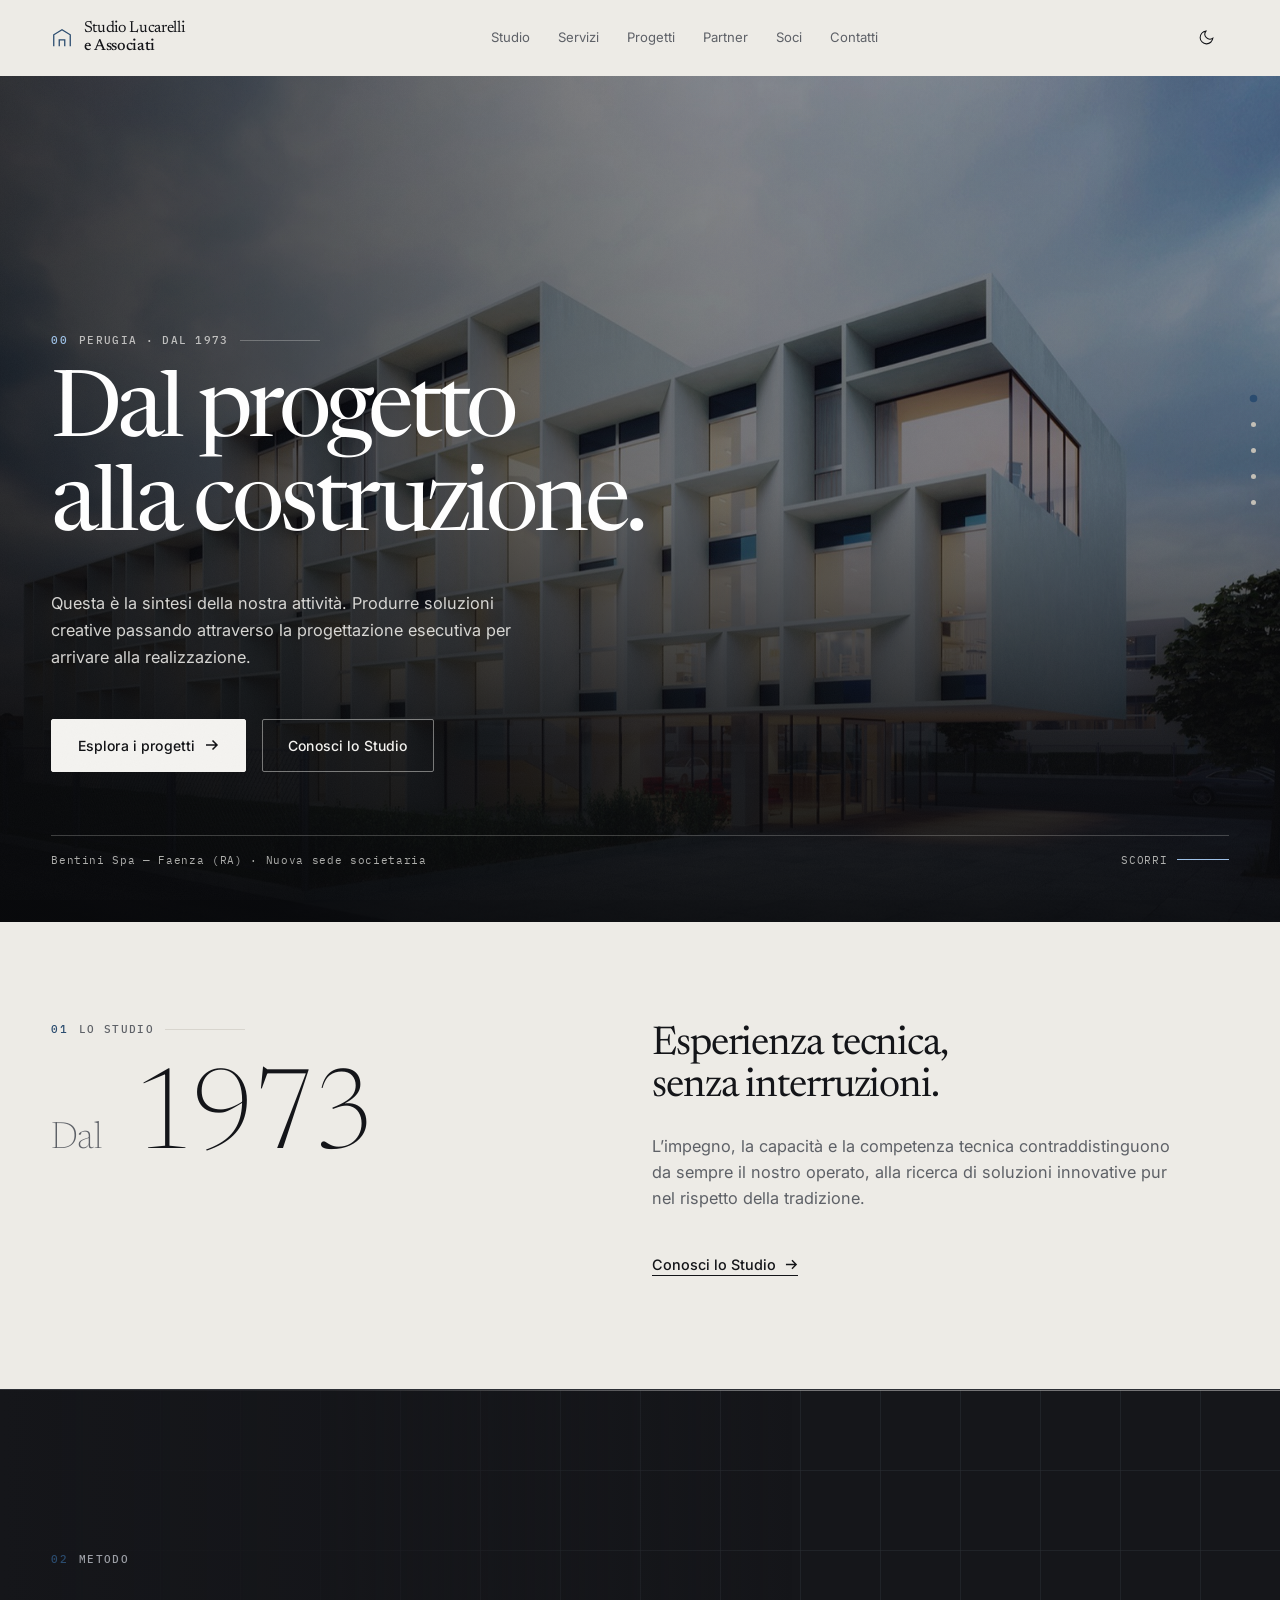
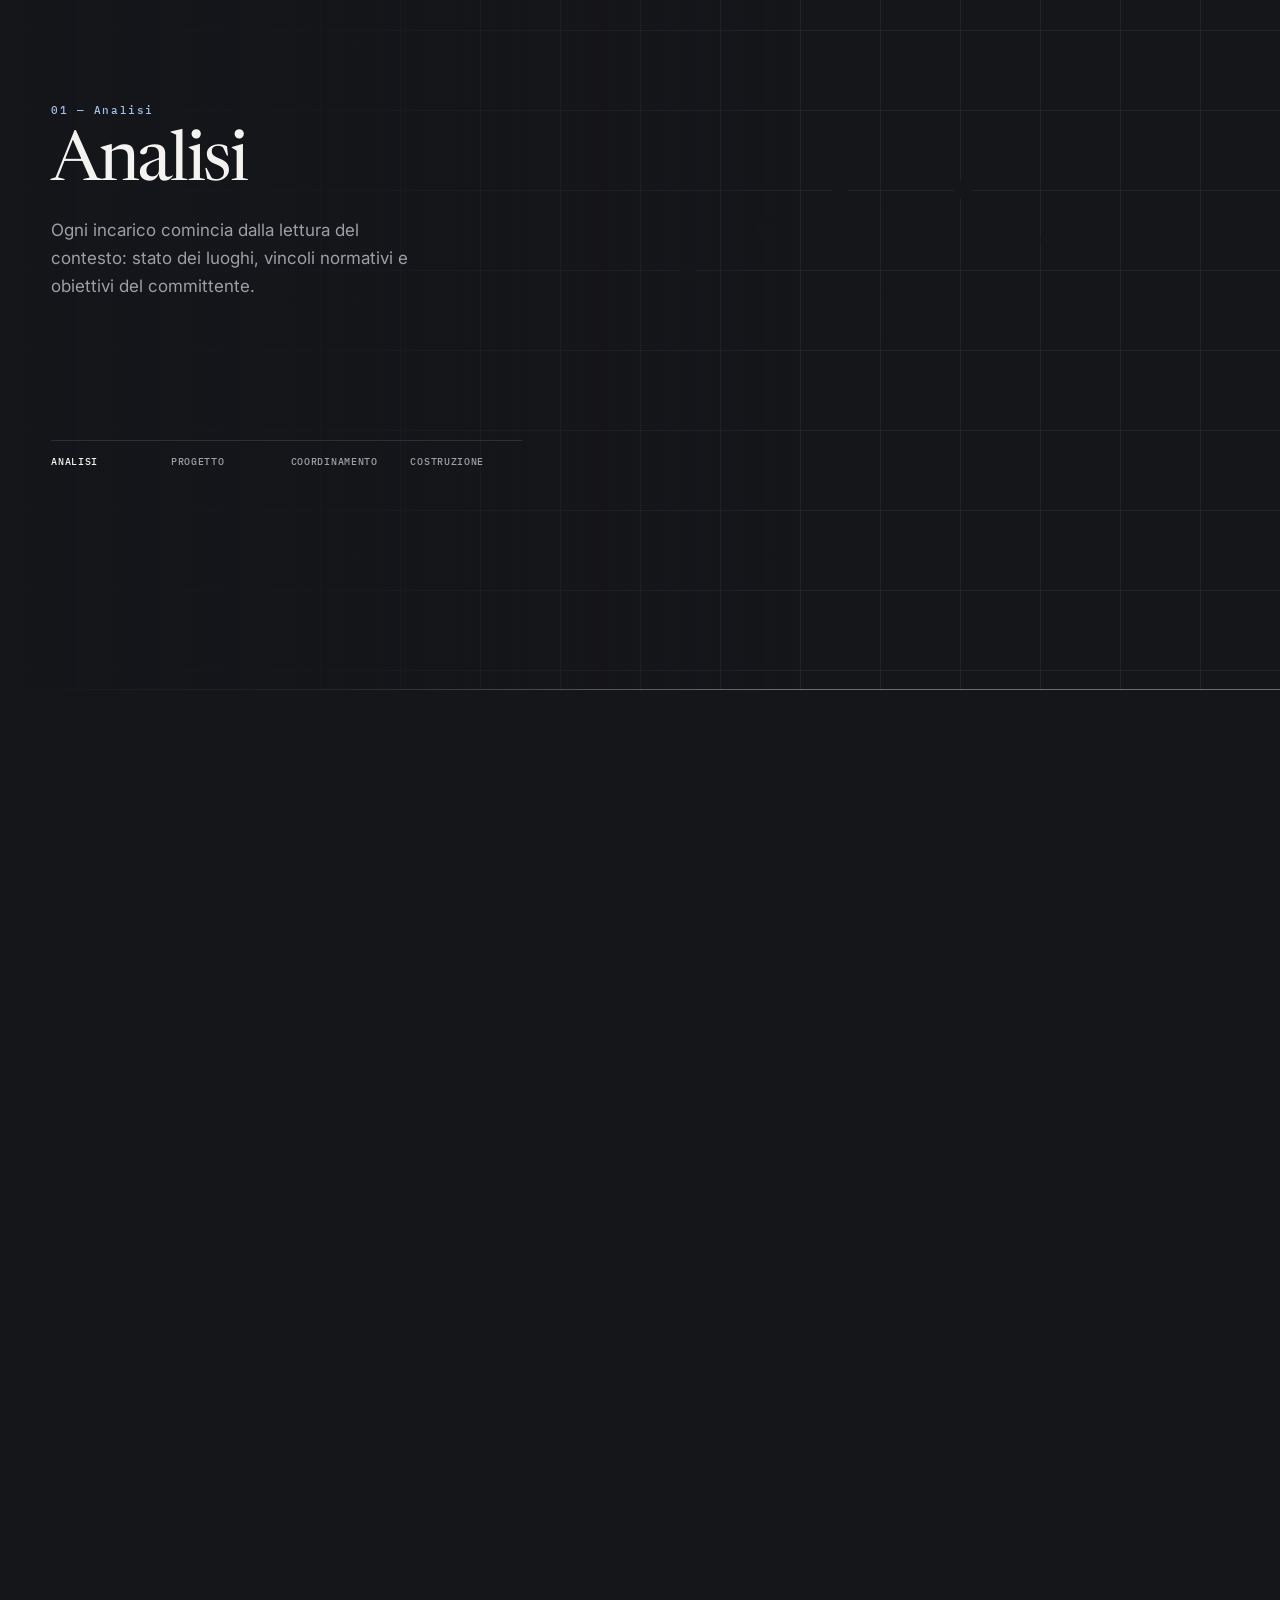
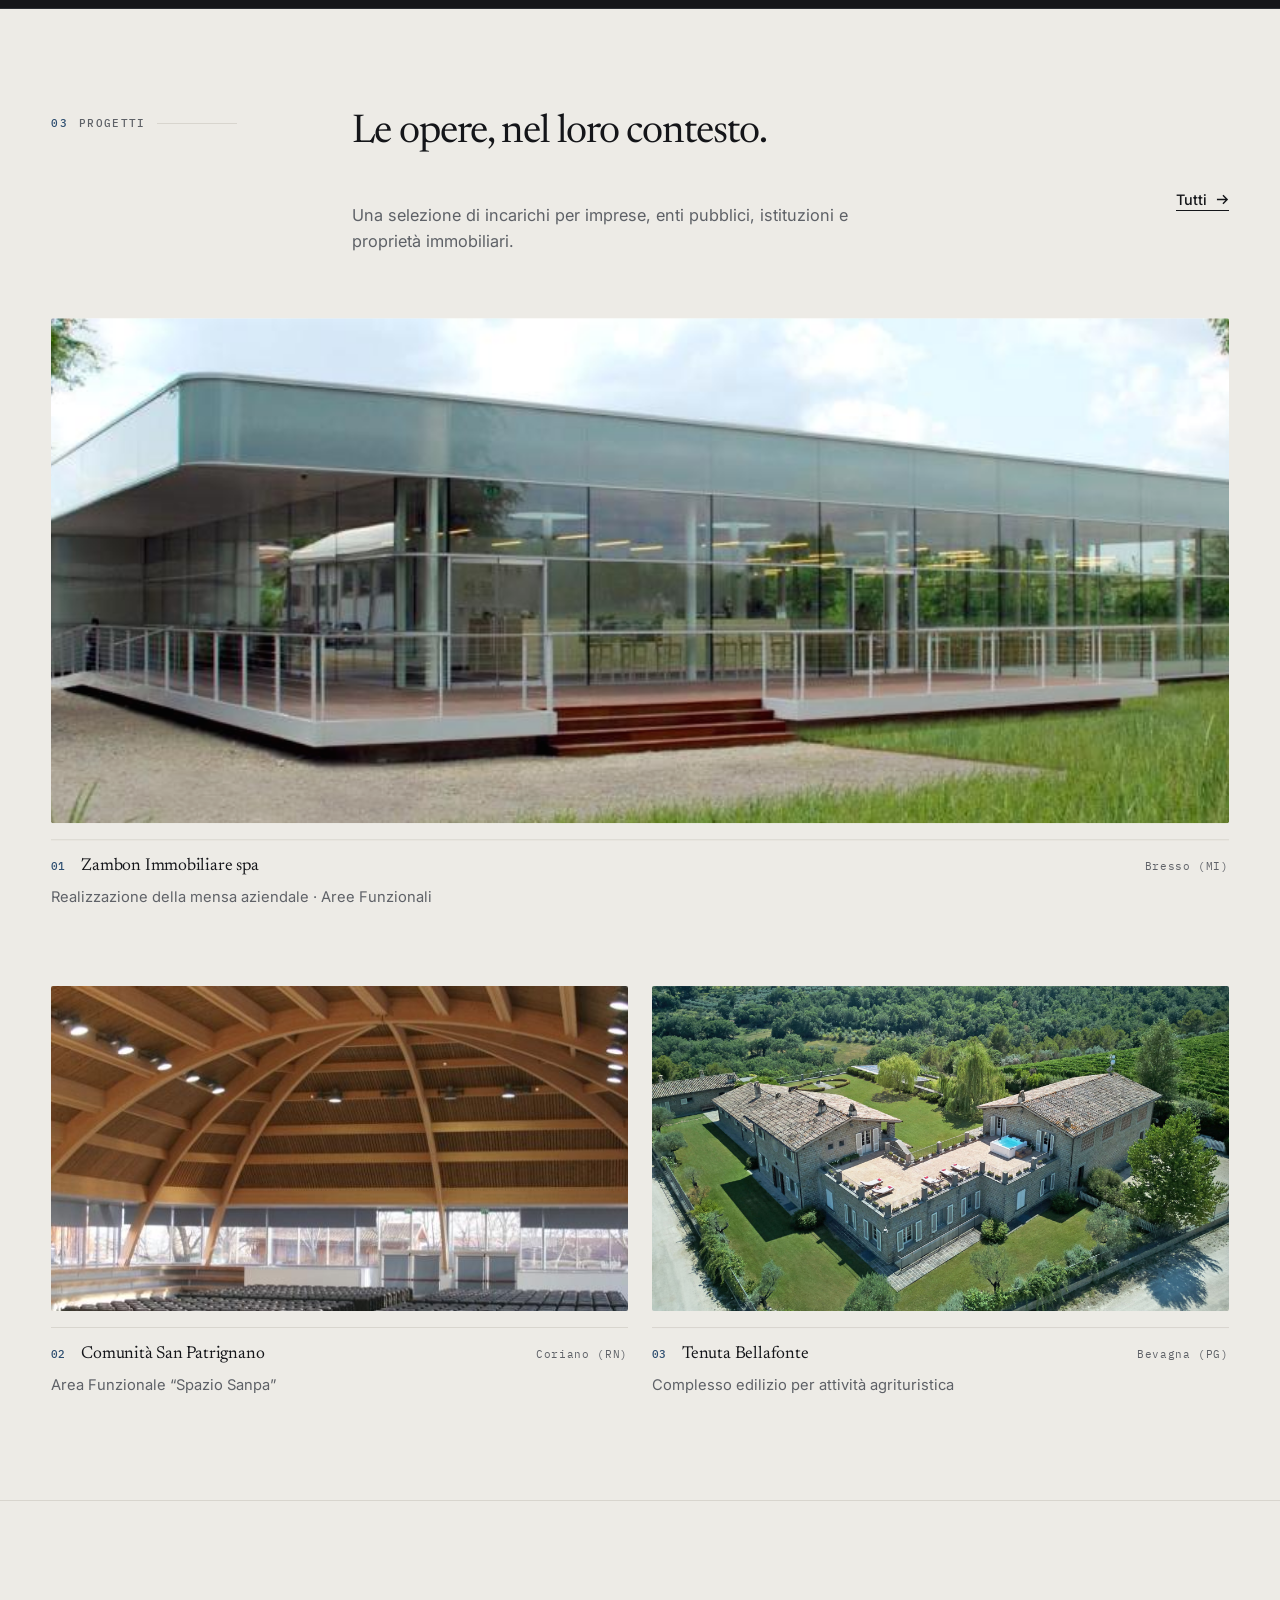
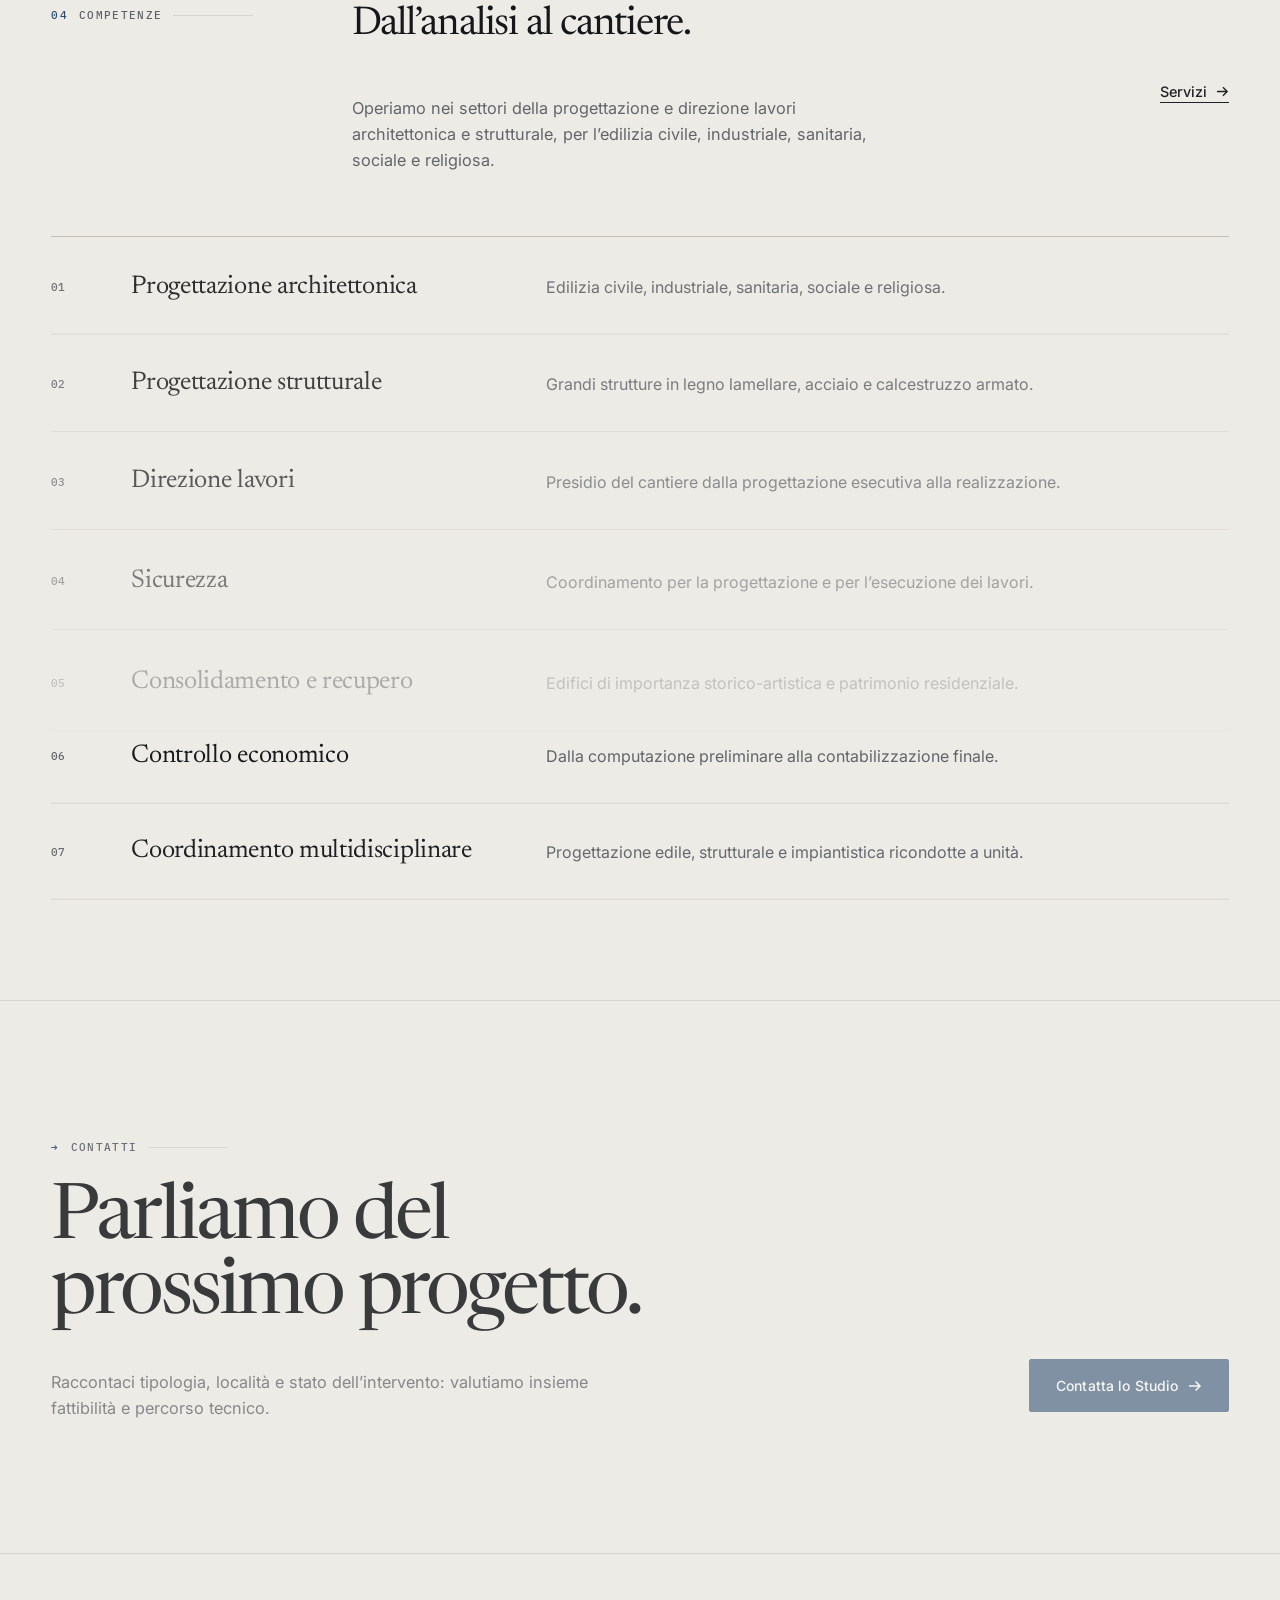
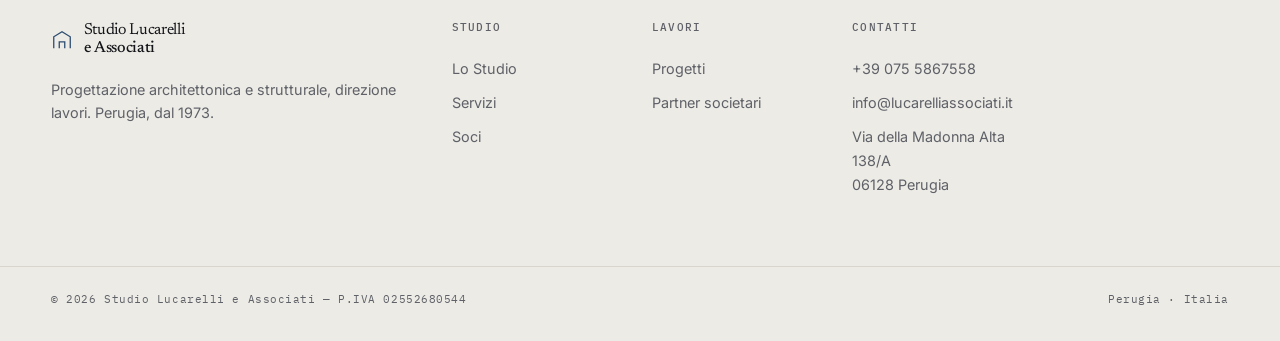
<file: index.html>
<!doctype html>
<html lang="it" data-theme="light" class="no-js">
<head>
<meta charset="utf-8">
<meta name="viewport" content="width=device-width, initial-scale=1, viewport-fit=cover">
<meta name="color-scheme" content="light dark">
<title>Studio Lucarelli e Associati — Architettura e ingegneria, Perugia</title>
<meta name="description" content="Dal 1973 a Perugia: progettazione architettonica e strutturale, direzione lavori, sicurezza e coordinamento multidisciplinare.">
<meta name="theme-color" content="#EDEBE6">
<meta property="og:type" content="website">
<meta property="og:locale" content="it_IT">
<meta property="og:site_name" content="Studio Lucarelli e Associati">
<meta property="og:title" content="Studio Lucarelli e Associati — Architettura e ingegneria, Perugia">
<meta property="og:description" content="Dal 1973 a Perugia: progettazione architettonica e strutturale, direzione lavori, sicurezza e coordinamento multidisciplinare.">
<meta property="og:url" content="https://www.lucarelliassociati.it/">
<meta property="og:image" content="https://www.lucarelliassociati.it/assets/optimized/bentini-hero-1600.jpg">
<meta name="twitter:card" content="summary_large_image">
<link rel="canonical" href="https://www.lucarelliassociati.it/">
<link rel="icon" href="assets/favicon.svg" type="image/svg+xml">
<link rel="preconnect" href="https://fonts.googleapis.com">
<link rel="preconnect" href="https://fonts.gstatic.com" crossorigin>
<link rel="preload" as="image" href="assets/optimized/bentini-hero-1600.jpg" media="(min-width:768px)">
<link rel="preload" as="image" href="assets/optimized/bentini-hero-960.jpg" media="(max-width:767px)">
<link href="https://fonts.googleapis.com/css2?family=IBM+Plex+Mono:wght@400;500&family=Inter:wght@400;500;600&family=Newsreader:opsz,wght@6..72,200..500&display=swap" rel="stylesheet">
<script>
(function(){try{var s=localStorage.getItem("sla-theme");var d=window.matchMedia("(prefers-color-scheme: dark)").matches;var t=(s==="dark"||s==="light")?s:(d?"dark":"light");document.documentElement.setAttribute("data-theme",t);var m=document.querySelector('meta[name="theme-color"]');if(m&&t==="dark")m.setAttribute("content","#0D0E10");}catch(e){}})();
</script>
<script type="application/ld+json">
{"@context":"https://schema.org","@type":"ProfessionalService","name":"Studio Lucarelli e Associati","url":"https://www.lucarelliassociati.it/","telephone":"+39 075 5867558","email":"info@lucarelliassociati.it","vatID":"IT02552680544","foundingDate":"1973","address":{"@type":"PostalAddress","streetAddress":"Via della Madonna Alta 138/A","postalCode":"06128","addressLocality":"Perugia","addressCountry":"IT"}}
</script>
<link rel="stylesheet" href="assets/site.css">
</head>
<body>
<a class="skip" href="#main">Vai al contenuto</a>
<div class="sprog" aria-hidden="true"></div>
<div class="cover" aria-hidden="true"></div>
<div class="cur-ring" aria-hidden="true"></div>
<div class="cur-dot" aria-hidden="true"></div>
<header class="site-header">
  <div class="wrap hd">
    <a class="brand" href="index.html" data-link aria-label="Studio Lucarelli e Associati — Home">
      <svg viewBox="0 0 24 24" fill="none" stroke="currentColor" stroke-width="1.4" aria-hidden="true"><path d="M3 21V8.5L12 3l9 5.5V21"/><path d="M9 21v-7h6v7"/></svg>
      <span>Studio Lucarelli<br><b>e Associati</b></span>
    </a>
    <nav class="nav" aria-label="Navigazione principale">
      <a href="studio.html" data-link>Studio</a>
      <a href="servizi.html" data-link>Servizi</a>
      <a href="progetti.html" data-link>Progetti</a>
      <a href="partner.html" data-link>Partner</a>
      <a href="soci.html" data-link>Soci</a>
      <a href="contatti.html" data-link>Contatti</a>
    </nav>
    <div class="hd-act">
      <button class="icon-btn" id="theme-btn" type="button" aria-label="Cambia tema" title="Cambia tema">
        <svg class="ico-moon" viewBox="0 0 24 24" fill="none" stroke="currentColor" stroke-width="1.5" aria-hidden="true"><path d="M21 12.8A9 9 0 1 1 11.2 3a7 7 0 0 0 9.8 9.8Z"/></svg>
        <svg class="ico-sun" viewBox="0 0 24 24" fill="none" stroke="currentColor" stroke-width="1.5" aria-hidden="true"><circle cx="12" cy="12" r="4.2"/><path d="M12 2v2.5M12 19.5V22M2 12h2.5M19.5 12H22M4.9 4.9l1.8 1.8M17.3 17.3l1.8 1.8M19.1 4.9l-1.8 1.8M6.7 17.3l-1.8 1.8"/></svg>
      </button>
      <button class="icon-btn burger" id="menu-btn" type="button" aria-expanded="false" aria-controls="mnav" aria-label="Apri il menu">
        <span><i></i><i></i></span>
      </button>
    </div>
  </div>
</header>
<nav class="mnav" id="mnav" aria-label="Navigazione mobile" hidden>
  <a href="studio.html" data-link><span>01</span>Studio</a>
  <a href="servizi.html" data-link><span>02</span>Servizi</a>
  <a href="progetti.html" data-link><span>03</span>Progetti</a>
  <a href="partner.html" data-link><span>04</span>Partner</a>
  <a href="soci.html" data-link><span>05</span>Soci</a>
  <a href="contatti.html" data-link><span>06</span>Contatti</a>
</nav>
<main id="main">
<div class="page" data-page="home">

  <section class="hero" aria-labelledby="t-home">
    <div class="hero-media">
      <picture>
        <source media="(min-width:768px)" srcset="assets/optimized/bentini-hero-1600.jpg">
        <img src="assets/optimized/bentini-hero-960.jpg" width="1600" height="1030" alt="Nuova sede societaria Bentini Spa a Faenza, vista d'insieme del fronte principale" fetchpriority="high" decoding="async">
      </picture>
    </div>
    <div class="hero-veil" aria-hidden="true"></div>
    <div class="wrap hero-in">
      <p class="eyebrow hero-eyebrow" data-hero><span class="idx">00</span> Perugia · Dal 1973</p>
      <h1 id="t-home" tabindex="-1" data-lines><span class="ln"><i>Dal progetto</i></span><span class="ln"><i>alla costruzione.</i></span></h1>
      <p class="hero-lead" data-hero>Questa è la sintesi della nostra attività. Produrre soluzioni creative passando attraverso la progettazione esecutiva per arrivare alla realizzazione.</p>
      <div class="hero-cta" data-hero>
        <a class="btn btn-primary" href="progetti.html" data-link><span>Esplora i progetti</span><svg class="arw" viewBox="0 0 14 14" fill="none" stroke="currentColor" stroke-width="1.5" aria-hidden="true"><path d="M1 7h11M7.5 2.5 12 7l-4.5 4.5"/></svg></a>
        <a class="btn" href="studio.html" data-link><span>Conosci lo Studio</span></a>
      </div>
      <div class="hero-foot" data-hero>
        <span>Bentini Spa — Faenza (RA) · Nuova sede societaria</span>
        <span class="scue">Scorri<i></i></span>
      </div>
    </div>
  </section>

  <section class="sec" aria-labelledby="h-manifesto">
    <div class="wrap stmt">
      <div class="stmt-year rv-y">
        <p class="eyebrow"><span class="idx">01</span> Lo Studio</p>
        <b><span>Dal</span>1973</b>
      </div>
      <div class="stmt-copy rv-y">
        <h2 id="h-manifesto">Esperienza tecnica, senza interruzioni.</h2>
        <p class="lead">L’impegno, la capacità e la competenza tecnica contraddistinguono da sempre il nostro operato, alla ricerca di soluzioni innovative pur nel rispetto della tradizione.</p>
        <a class="tlink" href="studio.html" data-link>Conosci lo Studio<svg class="arw" viewBox="0 0 14 14" fill="none" stroke="currentColor" stroke-width="1.5" aria-hidden="true"><path d="M1 7h11M7.5 2.5 12 7l-4.5 4.5"/></svg></a>
      </div>
    </div>
  </section>

  <section class="method panel" id="method" aria-labelledby="h-method">
    <div class="method-stick">
      <svg class="method-canvas" viewBox="0 0 1440 900" preserveAspectRatio="xMidYMid slice" aria-hidden="true"><defs><pattern id="mgrid" width="80" height="80" patternUnits="userSpaceOnUse"><path class="gridline" d="M80 0H0V80"/></pattern></defs><rect width="1440" height="900" fill="url(#mgrid)"/><g data-l="0"><path class="fc" d="M984.4 396.1L1341.7 602.3L1081.9 752.3L724.6 546.1Z"/><path d="M724.6 546.1L736.6 564.2"/><path d="M740.9 555.4L752.8 573.6"/><path d="M757.1 564.8L769.0 582.9"/><path d="M773.4 574.2L785.3 592.3"/><path d="M789.6 583.6L801.5 601.7"/><path d="M805.8 592.9L817.7 611.1"/><path d="M822.1 602.3L834.0 620.4"/><path d="M838.3 611.7L850.2 629.8"/><path d="M854.5 621.1L866.5 639.2"/><path d="M870.8 630.4L882.7 648.6"/><path d="M887.0 639.8L898.9 657.9"/><path d="M903.3 649.2L915.2 667.3"/><path d="M919.5 658.6L931.4 676.7"/><path d="M935.7 667.9L947.6 686.1"/><path d="M952.0 677.3L963.9 695.4"/><path d="M968.2 686.7L980.1 704.8"/><path d="M984.4 696.1L996.4 714.2"/><path d="M1000.7 705.4L1012.6 723.6"/><path d="M1016.9 714.8L1028.8 732.9"/><path d="M1033.2 724.2L1045.1 742.3"/><path d="M1049.4 733.6L1061.3 751.7"/><path d="M1065.6 742.9L1077.5 761.1"/><path class="dd" d="M984.4 405.8L1324.3 602.1L1114.3 723.3L774.4 527.1Z"/><path d="M759.3 526.1L1116.5 732.3"/><path class="dd" d="M1142.5 492.3L926.0 617.3"/><path class="dd" d="M880.5 461.1L1229.1 662.3"/><path d="M979.4 458.6h10M984.4 453.6v10"/><path d="M1239.2 608.6h10M1244.2 603.6v10"/><path d="M838.7 539.8h10M843.7 534.8v10"/><path d="M1098.5 689.8h10M1103.5 684.8v10"/><path class="dd" d="M822.1 414.8L822.1 308.6"/><path class="dd" d="M865.4 439.8L865.4 333.6"/><path class="dd" d="M941.1 396.1L941.1 289.8"/><path class="dd" d="M822.1 308.6L865.4 333.6"/><path class="dd" d="M865.4 333.6L941.1 289.8"/><path class="dd" d="M897.8 264.8L941.1 289.8"/><path class="dd" d="M897.8 264.8L822.1 308.6"/><path class="dd" d="M1049.4 421.1L1049.4 346.1"/><path class="dd" d="M1146.8 477.3L1146.8 402.3"/><path class="dd" d="M1206.4 442.9L1206.4 367.9"/><path class="dd" d="M1049.4 346.1L1146.8 402.3"/><path class="dd" d="M1146.8 402.3L1206.4 367.9"/><path class="dd" d="M1108.9 311.7L1206.4 367.9"/><path class="dd" d="M1108.9 311.7L1049.4 346.1"/><path class="dd" d="M1023.4 411.1L1036.4 403.6"/><circle cx="1042.9" cy="399.8" r="9"/><text text-anchor="middle" x="1043" y="403">A</text><path class="dd" d="M1110.0 461.1L1123.0 453.6"/><circle cx="1129.5" cy="449.8" r="9"/><text text-anchor="middle" x="1129" y="453">B</text><path class="dd" d="M1196.6 511.1L1209.6 503.6"/><circle cx="1216.1" cy="499.8" r="9"/><text text-anchor="middle" x="1216" y="503">C</text><path class="dd" d="M1283.2 561.1L1296.2 553.6"/><circle cx="1302.7" cy="549.8" r="9"/><text text-anchor="middle" x="1303" y="553">D</text><path class="dd" d="M945.5 411.1L926.0 399.8"/><circle cx="919.5" cy="396.1" r="9"/><text text-anchor="middle" x="919" y="399">1</text><path class="dd" d="M869.7 454.8L850.2 443.6"/><circle cx="843.7" cy="439.8" r="9"/><text text-anchor="middle" x="844" y="443">2</text><path class="dd" d="M793.9 498.6L774.4 487.3"/><circle cx="767.9" cy="483.6" r="9"/><text text-anchor="middle" x="768" y="487">3</text><path d="M694.3 563.6L1051.6 769.8"/><path d="M690.3 567.6L698.3 559.6"/><path d="M1047.6 773.8L1055.6 765.8"/><text text-anchor="middle" x="873" y="683">33.00</text><path d="M1333.0 597.3h20"/><path d="M1340.0 597.3l4 -7l4 7z"/><text x="1359" y="600">±0.00</text></g><g data-l="1"><path class="fc" d="M997.4 433.6L984.4 441.1L984.4 435.4L997.4 427.9Z"/><path class="fc" d="M971.5 433.6L984.4 441.1L984.4 435.4L971.5 427.9Z"/><path class="fc" d="M984.4 420.4L997.4 427.9L984.4 435.4L971.5 427.9Z"/><path class="fc" d="M921.7 477.3L908.7 484.8L908.7 479.2L921.7 471.7Z"/><path class="fc" d="M895.7 477.3L908.7 484.8L908.7 479.2L895.7 471.7Z"/><path class="fc" d="M908.7 464.2L921.7 471.7L908.7 479.2L895.7 471.7Z"/><path class="fc" d="M1084.0 483.6L1071.0 491.1L1071.0 485.4L1084.0 477.9Z"/><path class="fc" d="M1058.1 483.6L1071.0 491.1L1071.0 485.4L1058.1 477.9Z"/><path class="fc" d="M1071.0 470.4L1084.0 477.9L1071.0 485.4L1058.1 477.9Z"/><path class="fc" d="M845.9 521.1L832.9 528.6L832.9 522.9L845.9 515.4Z"/><path class="fc" d="M819.9 521.1L832.9 528.6L832.9 522.9L819.9 515.4Z"/><path class="fc" d="M832.9 507.9L845.9 515.4L832.9 522.9L819.9 515.4Z"/><path class="fc" d="M1008.3 527.3L995.3 534.8L995.3 529.2L1008.3 521.7Z"/><path class="fc" d="M982.3 527.3L995.3 534.8L995.3 529.2L982.3 521.7Z"/><path class="fc" d="M995.3 514.2L1008.3 521.7L995.3 529.2L982.3 521.7Z"/><path class="fc" d="M1170.6 533.6L1157.6 541.1L1157.6 535.4L1170.6 527.9Z"/><path class="fc" d="M1144.7 533.6L1157.6 541.1L1157.6 535.4L1144.7 527.9Z"/><path class="fc" d="M1157.6 520.4L1170.6 527.9L1157.6 535.4L1144.7 527.9Z"/><path class="fc" d="M932.5 571.1L919.5 578.6L919.5 572.9L932.5 565.4Z"/><path class="fc" d="M906.5 571.1L919.5 578.6L919.5 572.9L906.5 565.4Z"/><path class="fc" d="M919.5 557.9L932.5 565.4L919.5 572.9L906.5 565.4Z"/><path class="fc" d="M1094.9 577.3L1081.9 584.8L1081.9 579.2L1094.9 571.7Z"/><path class="fc" d="M1068.9 577.3L1081.9 584.8L1081.9 579.2L1068.9 571.7Z"/><path class="fc" d="M1081.9 564.2L1094.9 571.7L1081.9 579.2L1068.9 571.7Z"/><path class="fc" d="M1257.2 583.6L1244.2 591.1L1244.2 585.4L1257.2 577.9Z"/><path class="fc" d="M1231.3 583.6L1244.2 591.1L1244.2 585.4L1231.3 577.9Z"/><path class="fc" d="M1244.2 570.4L1257.2 577.9L1244.2 585.4L1231.3 577.9Z"/><path class="fc" d="M1019.1 621.1L1006.1 628.6L1006.1 622.9L1019.1 615.4Z"/><path class="fc" d="M993.1 621.1L1006.1 628.6L1006.1 622.9L993.1 615.4Z"/><path class="fc" d="M1006.1 607.9L1019.1 615.4L1006.1 622.9L993.1 615.4Z"/><path class="fc" d="M1181.5 627.3L1168.5 634.8L1168.5 629.2L1181.5 621.7Z"/><path class="fc" d="M1155.5 627.3L1168.5 634.8L1168.5 629.2L1155.5 621.7Z"/><path class="fc" d="M1168.5 614.2L1181.5 621.7L1168.5 629.2L1155.5 621.7Z"/><path class="fc" d="M1105.7 671.1L1092.7 678.6L1092.7 672.9L1105.7 665.4Z"/><path class="fc" d="M1079.7 671.1L1092.7 678.6L1092.7 672.9L1079.7 665.4Z"/><path class="fc" d="M1092.7 657.9L1105.7 665.4L1092.7 672.9L1079.7 665.4Z"/><path class="fc" d="M1114.3 613.6L1079.7 633.6L1079.7 343.6L1114.3 323.6Z"/><path class="fc" d="M1042.9 612.3L1079.7 633.6L1079.7 343.6L1042.9 322.3Z"/><path class="fc" d="M1077.5 302.3L1114.3 323.6L1079.7 343.6L1042.9 322.3Z"/><path class="fc" d="M989.2 427.9L984.4 430.7L984.4 388.2L989.2 385.4Z"/><path class="fc" d="M979.7 427.9L984.4 430.7L984.4 388.2L979.7 385.4Z"/><path class="fc" d="M984.4 382.7L989.2 385.4L984.4 388.2L979.7 385.4Z"/><path class="fc" d="M913.4 471.7L908.7 474.4L908.7 431.9L913.4 429.2Z"/><path class="fc" d="M903.9 471.7L908.7 474.4L908.7 431.9L903.9 429.2Z"/><path class="fc" d="M908.7 426.4L913.4 429.2L908.7 431.9L903.9 429.2Z"/><path class="fc" d="M1075.8 477.9L1071.0 480.7L1071.0 438.2L1075.8 435.4Z"/><path class="fc" d="M1066.3 477.9L1071.0 480.7L1071.0 438.2L1066.3 435.4Z"/><path class="fc" d="M1071.0 432.7L1075.8 435.4L1071.0 438.2L1066.3 435.4Z"/><path class="fc" d="M837.7 515.4L832.9 518.2L832.9 475.7L837.7 472.9Z"/><path class="fc" d="M828.1 515.4L832.9 518.2L832.9 475.7L828.1 472.9Z"/><path class="fc" d="M832.9 470.2L837.7 472.9L832.9 475.7L828.1 472.9Z"/><path class="fc" d="M1000.0 521.7L995.3 524.4L995.3 481.9L1000.0 479.2Z"/><path class="fc" d="M990.5 521.7L995.3 524.4L995.3 481.9L990.5 479.2Z"/><path class="fc" d="M995.3 476.4L1000.0 479.2L995.3 481.9L990.5 479.2Z"/><path class="fc" d="M1162.4 527.9L1157.6 530.7L1157.6 488.2L1162.4 485.4Z"/><path class="fc" d="M1152.9 527.9L1157.6 530.7L1157.6 488.2L1152.9 485.4Z"/><path class="fc" d="M1157.6 482.7L1162.4 485.4L1157.6 488.2L1152.9 485.4Z"/><path class="fc" d="M924.3 565.4L919.5 568.2L919.5 525.7L924.3 522.9Z"/><path class="fc" d="M914.7 565.4L919.5 568.2L919.5 525.7L914.7 522.9Z"/><path class="fc" d="M919.5 520.2L924.3 522.9L919.5 525.7L914.7 522.9Z"/><path class="fc" d="M1086.6 571.7L1081.9 574.4L1081.9 531.9L1086.6 529.2Z"/><path class="fc" d="M1077.1 571.7L1081.9 574.4L1081.9 531.9L1077.1 529.2Z"/><path class="fc" d="M1081.9 526.4L1086.6 529.2L1081.9 531.9L1077.1 529.2Z"/><path class="fc" d="M1249.0 577.9L1244.2 580.7L1244.2 538.2L1249.0 535.4Z"/><path class="fc" d="M1239.5 577.9L1244.2 580.7L1244.2 538.2L1239.5 535.4Z"/><path class="fc" d="M1244.2 532.7L1249.0 535.4L1244.2 538.2L1239.5 535.4Z"/><path class="fc" d="M1010.9 615.4L1006.1 618.2L1006.1 575.7L1010.9 572.9Z"/><path class="fc" d="M1001.3 615.4L1006.1 618.2L1006.1 575.7L1001.3 572.9Z"/><path class="fc" d="M1006.1 570.2L1010.9 572.9L1006.1 575.7L1001.3 572.9Z"/><path class="fc" d="M1173.2 621.7L1168.5 624.4L1168.5 581.9L1173.2 579.2Z"/><path class="fc" d="M1163.7 621.7L1168.5 624.4L1168.5 581.9L1163.7 579.2Z"/><path class="fc" d="M1168.5 576.4L1173.2 579.2L1168.5 581.9L1163.7 579.2Z"/><path class="fc" d="M1097.5 665.4L1092.7 668.2L1092.7 625.7L1097.5 622.9Z"/><path class="fc" d="M1087.9 665.4L1092.7 668.2L1092.7 625.7L1087.9 622.9Z"/><path class="fc" d="M1092.7 620.2L1097.5 622.9L1092.7 625.7L1087.9 622.9Z"/><path class="fc" d="M1257.2 535.4L1092.7 630.4L1092.7 626.1L1257.2 531.1Z"/><path class="fc" d="M819.9 472.9L1092.7 630.4L1092.7 626.1L819.9 468.6Z"/><path class="fc" d="M984.4 373.6L1257.2 531.1L1092.7 626.1L819.9 468.6Z"/><path class="fc" d="M989.2 381.1L984.4 383.8L984.4 341.3L989.2 338.6Z"/><path class="fc" d="M979.7 381.1L984.4 383.8L984.4 341.3L979.7 338.6Z"/><path class="fc" d="M984.4 335.8L989.2 338.6L984.4 341.3L979.7 338.6Z"/><path class="fc" d="M913.4 424.8L908.7 427.6L908.7 385.1L913.4 382.3Z"/><path class="fc" d="M903.9 424.8L908.7 427.6L908.7 385.1L903.9 382.3Z"/><path class="fc" d="M908.7 379.6L913.4 382.3L908.7 385.1L903.9 382.3Z"/><path class="fc" d="M1075.8 431.1L1071.0 433.8L1071.0 391.3L1075.8 388.6Z"/><path class="fc" d="M1066.3 431.1L1071.0 433.8L1071.0 391.3L1066.3 388.6Z"/><path class="fc" d="M1071.0 385.8L1075.8 388.6L1071.0 391.3L1066.3 388.6Z"/><path class="fc" d="M837.7 468.6L832.9 471.3L832.9 428.8L837.7 426.1Z"/><path class="fc" d="M828.1 468.6L832.9 471.3L832.9 428.8L828.1 426.1Z"/><path class="fc" d="M832.9 423.3L837.7 426.1L832.9 428.8L828.1 426.1Z"/><path class="fc" d="M1000.0 474.8L995.3 477.6L995.3 435.1L1000.0 432.3Z"/><path class="fc" d="M990.5 474.8L995.3 477.6L995.3 435.1L990.5 432.3Z"/><path class="fc" d="M995.3 429.6L1000.0 432.3L995.3 435.1L990.5 432.3Z"/><path class="fc" d="M1162.4 481.1L1157.6 483.8L1157.6 441.3L1162.4 438.6Z"/><path class="fc" d="M1152.9 481.1L1157.6 483.8L1157.6 441.3L1152.9 438.6Z"/><path class="fc" d="M1157.6 435.8L1162.4 438.6L1157.6 441.3L1152.9 438.6Z"/><path class="fc" d="M924.3 518.6L919.5 521.3L919.5 478.8L924.3 476.1Z"/><path class="fc" d="M914.7 518.6L919.5 521.3L919.5 478.8L914.7 476.1Z"/><path class="fc" d="M919.5 473.3L924.3 476.1L919.5 478.8L914.7 476.1Z"/><path class="fc" d="M1086.6 524.8L1081.9 527.6L1081.9 485.1L1086.6 482.3Z"/><path class="fc" d="M1077.1 524.8L1081.9 527.6L1081.9 485.1L1077.1 482.3Z"/><path class="fc" d="M1081.9 479.6L1086.6 482.3L1081.9 485.1L1077.1 482.3Z"/><path class="fc" d="M1249.0 531.1L1244.2 533.8L1244.2 491.3L1249.0 488.6Z"/><path class="fc" d="M1239.5 531.1L1244.2 533.8L1244.2 491.3L1239.5 488.6Z"/><path class="fc" d="M1244.2 485.8L1249.0 488.6L1244.2 491.3L1239.5 488.6Z"/><path class="fc" d="M1010.9 568.6L1006.1 571.3L1006.1 528.8L1010.9 526.1Z"/><path class="fc" d="M1001.3 568.6L1006.1 571.3L1006.1 528.8L1001.3 526.1Z"/><path class="fc" d="M1006.1 523.3L1010.9 526.1L1006.1 528.8L1001.3 526.1Z"/><path class="fc" d="M1173.2 574.8L1168.5 577.6L1168.5 535.1L1173.2 532.3Z"/><path class="fc" d="M1163.7 574.8L1168.5 577.6L1168.5 535.1L1163.7 532.3Z"/><path class="fc" d="M1168.5 529.6L1173.2 532.3L1168.5 535.1L1163.7 532.3Z"/><path class="fc" d="M1097.5 618.6L1092.7 621.3L1092.7 578.8L1097.5 576.1Z"/><path class="fc" d="M1087.9 618.6L1092.7 621.3L1092.7 578.8L1087.9 576.1Z"/><path class="fc" d="M1092.7 573.3L1097.5 576.1L1092.7 578.8L1087.9 576.1Z"/><path class="fc" d="M1257.2 488.6L1092.7 583.6L1092.7 579.2L1257.2 484.2Z"/><path class="fc" d="M819.9 426.1L1092.7 583.6L1092.7 579.2L819.9 421.7Z"/><path class="fc" d="M984.4 326.7L1257.2 484.2L1092.7 579.2L819.9 421.7Z"/><path class="fc" d="M1000.0 427.9L995.3 430.7L995.3 390.1L1000.0 387.3Z"/><path class="fc" d="M990.5 427.9L995.3 430.7L995.3 390.1L990.5 387.3Z"/><path class="fc" d="M995.3 384.6L1000.0 387.3L995.3 390.1L990.5 387.3Z"/><path class="fc" d="M924.3 471.7L919.5 474.4L919.5 433.8L924.3 431.1Z"/><path class="fc" d="M914.7 471.7L919.5 474.4L919.5 433.8L914.7 431.1Z"/><path class="fc" d="M919.5 428.3L924.3 431.1L919.5 433.8L914.7 431.1Z"/><path class="fc" d="M1086.6 477.9L1081.9 480.7L1081.9 440.1L1086.6 437.3Z"/><path class="fc" d="M1077.1 477.9L1081.9 480.7L1081.9 440.1L1077.1 437.3Z"/><path class="fc" d="M1081.9 434.6L1086.6 437.3L1081.9 440.1L1077.1 437.3Z"/><path class="fc" d="M1010.9 521.7L1006.1 524.4L1006.1 483.8L1010.9 481.1Z"/><path class="fc" d="M1001.3 521.7L1006.1 524.4L1006.1 483.8L1001.3 481.1Z"/><path class="fc" d="M1006.1 478.3L1010.9 481.1L1006.1 483.8L1001.3 481.1Z"/><path class="fc" d="M1173.2 527.9L1168.5 530.7L1168.5 490.1L1173.2 487.3Z"/><path class="fc" d="M1163.7 527.9L1168.5 530.7L1168.5 490.1L1163.7 487.3Z"/><path class="fc" d="M1168.5 484.6L1173.2 487.3L1168.5 490.1L1163.7 487.3Z"/><path class="fc" d="M1097.5 571.7L1092.7 574.4L1092.7 533.8L1097.5 531.1Z"/><path class="fc" d="M1087.9 571.7L1092.7 574.4L1092.7 533.8L1087.9 531.1Z"/><path class="fc" d="M1092.7 528.3L1097.5 531.1L1092.7 533.8L1087.9 531.1Z"/><path class="fc" d="M1181.5 487.3L1092.7 538.6L1092.7 534.2L1181.5 482.9Z"/><path class="fc" d="M906.5 431.1L1092.7 538.6L1092.7 534.2L906.5 426.7Z"/><path class="fc" d="M995.3 375.4L1181.5 482.9L1092.7 534.2L906.5 426.7Z"/><path class="fc" d="M1000.0 382.9L995.3 385.7L995.3 345.1L1000.0 342.3Z"/><path class="fc" d="M990.5 382.9L995.3 385.7L995.3 345.1L990.5 342.3Z"/><path class="fc" d="M995.3 339.6L1000.0 342.3L995.3 345.1L990.5 342.3Z"/><path class="fc" d="M924.3 426.7L919.5 429.4L919.5 388.8L924.3 386.1Z"/><path class="fc" d="M914.7 426.7L919.5 429.4L919.5 388.8L914.7 386.1Z"/><path class="fc" d="M919.5 383.3L924.3 386.1L919.5 388.8L914.7 386.1Z"/><path class="fc" d="M1086.6 432.9L1081.9 435.7L1081.9 395.1L1086.6 392.3Z"/><path class="fc" d="M1077.1 432.9L1081.9 435.7L1081.9 395.1L1077.1 392.3Z"/><path class="fc" d="M1081.9 389.6L1086.6 392.3L1081.9 395.1L1077.1 392.3Z"/><path class="fc" d="M1010.9 476.7L1006.1 479.4L1006.1 438.8L1010.9 436.1Z"/><path class="fc" d="M1001.3 476.7L1006.1 479.4L1006.1 438.8L1001.3 436.1Z"/><path class="fc" d="M1006.1 433.3L1010.9 436.1L1006.1 438.8L1001.3 436.1Z"/><path class="fc" d="M1173.2 482.9L1168.5 485.7L1168.5 445.1L1173.2 442.3Z"/><path class="fc" d="M1163.7 482.9L1168.5 485.7L1168.5 445.1L1163.7 442.3Z"/><path class="fc" d="M1168.5 439.6L1173.2 442.3L1168.5 445.1L1163.7 442.3Z"/><path class="fc" d="M1097.5 526.7L1092.7 529.4L1092.7 488.8L1097.5 486.1Z"/><path class="fc" d="M1087.9 526.7L1092.7 529.4L1092.7 488.8L1087.9 486.1Z"/><path class="fc" d="M1092.7 483.3L1097.5 486.1L1092.7 488.8L1087.9 486.1Z"/><path class="fc" d="M1181.5 442.3L1092.7 493.6L1092.7 489.2L1181.5 437.9Z"/><path class="fc" d="M906.5 386.1L1092.7 493.6L1092.7 489.2L906.5 381.7Z"/><path class="fc" d="M995.3 330.4L1181.5 437.9L1092.7 489.2L906.5 381.7Z"/><path class="fc" d="M1000.0 337.9L995.3 340.7L995.3 300.1L1000.0 297.3Z"/><path class="fc" d="M990.5 337.9L995.3 340.7L995.3 300.1L990.5 297.3Z"/><path class="fc" d="M995.3 294.6L1000.0 297.3L995.3 300.1L990.5 297.3Z"/><path class="fc" d="M924.3 381.7L919.5 384.4L919.5 343.8L924.3 341.1Z"/><path class="fc" d="M914.7 381.7L919.5 384.4L919.5 343.8L914.7 341.1Z"/><path class="fc" d="M919.5 338.3L924.3 341.1L919.5 343.8L914.7 341.1Z"/><path class="fc" d="M1086.6 387.9L1081.9 390.7L1081.9 350.1L1086.6 347.3Z"/><path class="fc" d="M1077.1 387.9L1081.9 390.7L1081.9 350.1L1077.1 347.3Z"/><path class="fc" d="M1081.9 344.6L1086.6 347.3L1081.9 350.1L1077.1 347.3Z"/><path class="fc" d="M1010.9 431.7L1006.1 434.4L1006.1 393.8L1010.9 391.1Z"/><path class="fc" d="M1001.3 431.7L1006.1 434.4L1006.1 393.8L1001.3 391.1Z"/><path class="fc" d="M1006.1 388.3L1010.9 391.1L1006.1 393.8L1001.3 391.1Z"/><path class="fc" d="M1173.2 437.9L1168.5 440.7L1168.5 400.1L1173.2 397.3Z"/><path class="fc" d="M1163.7 437.9L1168.5 440.7L1168.5 400.1L1163.7 397.3Z"/><path class="fc" d="M1168.5 394.6L1173.2 397.3L1168.5 400.1L1163.7 397.3Z"/><path class="fc" d="M1097.5 481.7L1092.7 484.4L1092.7 443.8L1097.5 441.1Z"/><path class="fc" d="M1087.9 481.7L1092.7 484.4L1092.7 443.8L1087.9 441.1Z"/><path class="fc" d="M1092.7 438.3L1097.5 441.1L1092.7 443.8L1087.9 441.1Z"/><path class="fc" d="M1181.5 397.3L1092.7 448.6L1092.7 444.2L1181.5 392.9Z"/><path class="fc" d="M906.5 341.1L1092.7 448.6L1092.7 444.2L906.5 336.7Z"/><path class="fc" d="M995.3 285.4L1181.5 392.9L1092.7 444.2L906.5 336.7Z"/><path class="fc" d="M1000.0 292.9L995.3 295.7L995.3 255.1L1000.0 252.3Z"/><path class="fc" d="M990.5 292.9L995.3 295.7L995.3 255.1L990.5 252.3Z"/><path class="fc" d="M995.3 249.6L1000.0 252.3L995.3 255.1L990.5 252.3Z"/><path class="fc" d="M924.3 336.7L919.5 339.4L919.5 298.8L924.3 296.1Z"/><path class="fc" d="M914.7 336.7L919.5 339.4L919.5 298.8L914.7 296.1Z"/><path class="fc" d="M919.5 293.3L924.3 296.1L919.5 298.8L914.7 296.1Z"/><path class="fc" d="M1086.6 342.9L1081.9 345.7L1081.9 305.1L1086.6 302.3Z"/><path class="fc" d="M1077.1 342.9L1081.9 345.7L1081.9 305.1L1077.1 302.3Z"/><path class="fc" d="M1081.9 299.6L1086.6 302.3L1081.9 305.1L1077.1 302.3Z"/><path class="fc" d="M1010.9 386.7L1006.1 389.4L1006.1 348.8L1010.9 346.1Z"/><path class="fc" d="M1001.3 386.7L1006.1 389.4L1006.1 348.8L1001.3 346.1Z"/><path class="fc" d="M1006.1 343.3L1010.9 346.1L1006.1 348.8L1001.3 346.1Z"/><path class="fc" d="M1173.2 392.9L1168.5 395.7L1168.5 355.1L1173.2 352.3Z"/><path class="fc" d="M1163.7 392.9L1168.5 395.7L1168.5 355.1L1163.7 352.3Z"/><path class="fc" d="M1168.5 349.6L1173.2 352.3L1168.5 355.1L1163.7 352.3Z"/><path class="fc" d="M1097.5 436.7L1092.7 439.4L1092.7 398.8L1097.5 396.1Z"/><path class="fc" d="M1087.9 436.7L1092.7 439.4L1092.7 398.8L1087.9 396.1Z"/><path class="fc" d="M1092.7 393.3L1097.5 396.1L1092.7 398.8L1087.9 396.1Z"/><path class="fc" d="M1181.5 352.3L1092.7 403.6L1092.7 399.2L1181.5 347.9Z"/><path class="fc" d="M906.5 296.1L1092.7 403.6L1092.7 399.2L906.5 291.7Z"/><path class="fc" d="M995.3 240.4L1181.5 347.9L1092.7 399.2L906.5 291.7Z"/></g><g data-l="2"><path class="nd" d="M1108.1 613.7L1108.1 329.9"/><path class="nd" d="M1098.3 619.3L1098.3 335.6"/><path class="nd" d="M1088.6 624.9L1088.6 341.2"/><text class="nd" x="1138" y="284">E</text><path class="nd" d="M1110.1 325.9L1134.1 280.9"/><text class="nd" x="1128" y="305">T</text><path class="nd" d="M1100.3 331.6L1124.3 301.6"/><text class="nd" x="1119" y="325">I</text><path class="nd" d="M1090.6 337.2L1114.6 322.2"/><path class="nd" d="M844.4 481.9L1082.5 619.4"/><circle class="nd" cx="896.8" cy="512.2" r="2.3"/><circle class="nd" cx="963.4" cy="550.7" r="2.3"/><circle class="nd" cx="1030.1" cy="589.2" r="2.3"/><path class="nd" d="M844.4 435.1L1082.5 572.6"/><circle class="nd" cx="896.8" cy="465.3" r="2.3"/><circle class="nd" cx="963.4" cy="503.8" r="2.3"/><circle class="nd" cx="1030.1" cy="542.3" r="2.3"/><path class="nd" d="M931.0 440.1L1082.5 527.6"/><circle class="nd" cx="964.3" cy="459.3" r="2.3"/><circle class="nd" cx="1006.7" cy="483.8" r="2.3"/><circle class="nd" cx="1049.2" cy="508.3" r="2.3"/><path class="nd" d="M931.0 395.1L1082.5 482.6"/><circle class="nd" cx="964.3" cy="414.3" r="2.3"/><circle class="nd" cx="1006.7" cy="438.8" r="2.3"/><circle class="nd" cx="1049.2" cy="463.3" r="2.3"/><path class="nd" d="M931.0 350.1L1082.5 437.6"/><circle class="nd" cx="964.3" cy="369.3" r="2.3"/><circle class="nd" cx="1006.7" cy="393.8" r="2.3"/><circle class="nd" cx="1049.2" cy="418.3" r="2.3"/><path class="nd" d="M931.0 305.1L1082.5 392.6"/><circle class="nd" cx="964.3" cy="324.3" r="2.3"/><circle class="nd" cx="1006.7" cy="348.8" r="2.3"/><circle class="nd" cx="1049.2" cy="373.3" r="2.3"/><path class="fc" d="M1039.7 292.3L1013.7 307.3L1013.7 288.6L1039.7 273.6Z"/><path class="fc" d="M974.7 284.8L1013.7 307.3L1013.7 288.6L974.7 266.1Z"/><path class="fc" d="M1000.7 251.1L1039.7 273.6L1013.7 288.6L974.7 266.1Z"/><path class="fc" d="M1079.7 321.7L1058.1 334.2L1058.1 320.4L1079.7 307.9Z"/><path class="fc" d="M1029.9 317.9L1058.1 334.2L1058.1 320.4L1029.9 304.2Z"/><path class="fc" d="M1051.6 291.7L1079.7 307.9L1058.1 320.4L1029.9 304.2Z"/><path class="nd" d="M1026.7 289.8L1079.7 322.9"/><path class="nd" d="M1079.7 322.9L1079.7 324.8"/><path d="M802.6 538.6L802.6 193.6"/><path d="M813.4 544.8L813.4 199.8"/><path d="M802.6 538.6L813.4 507.3"/><path d="M813.4 544.8L802.6 501.1"/><path d="M802.6 501.1L813.4 469.8"/><path d="M813.4 507.3L802.6 463.6"/><path d="M802.6 463.6L813.4 432.3"/><path d="M813.4 469.8L802.6 426.1"/><path d="M802.6 426.1L813.4 394.8"/><path d="M813.4 432.3L802.6 388.6"/><path d="M802.6 388.6L813.4 357.3"/><path d="M813.4 394.8L802.6 351.1"/><path d="M802.6 351.1L813.4 319.8"/><path d="M813.4 357.3L802.6 313.6"/><path d="M802.6 313.6L813.4 282.3"/><path d="M813.4 319.8L802.6 276.1"/><path d="M802.6 276.1L813.4 244.8"/><path d="M813.4 282.3L802.6 238.6"/><path d="M802.6 238.6L813.4 207.3"/><path d="M813.4 244.8L802.6 201.1"/><path d="M808.0 196.7L808.0 171.7"/><path d="M808.0 196.7L1035.3 332.9"/><path d="M808.0 196.7L757.1 169.2"/><path d="M808.0 171.7L921.7 265.3"/><path d="M808.0 171.7L763.6 172.7"/><path class="fc" d="M774.4 187.3L763.6 193.6L763.6 179.8L774.4 173.6Z"/><path class="fc" d="M747.4 184.2L763.6 193.6L763.6 179.8L747.4 170.4Z"/><path class="fc" d="M758.2 164.2L774.4 173.6L763.6 179.8L747.4 170.4Z"/><path class="nd" d="M856.7 226.1L856.7 399.8"/><path class="ndf" d="M856.7 399.8l-4 7h8z"/><path class="fc" d="M873.5 415.1L865.9 419.5L865.9 415.1L873.5 410.8Z"/><path class="fc" d="M839.9 404.5L865.9 419.5L865.9 415.1L839.9 400.1Z"/><path class="fc" d="M847.5 395.8L873.5 410.8L865.9 415.1L839.9 400.1Z"/></g><g data-l="3"><path class="wo" d="M820.1 515.9L1091.8 672.8L1091.8 579.1L820.1 422.2Z"/><path d="M847.3 531.6L847.3 437.9"/><path d="M874.5 547.3L874.5 453.6"/><path d="M901.6 563.0L901.6 469.2"/><path d="M928.8 578.7L928.8 484.9"/><path d="M956.0 594.4L956.0 500.6"/><path d="M983.1 610.1L983.1 516.3"/><path d="M1010.3 625.8L1010.3 532.0"/><path d="M1037.5 641.4L1037.5 547.7"/><path d="M1064.7 657.1L1064.7 563.4"/><path d="M820.1 469.1L1091.8 625.9"/><path class="fc" d="M977.6 568.8L953.8 582.5L953.8 579.0L977.6 565.2Z"/><path class="fc" d="M910.5 557.5L953.8 582.5L953.8 579.0L910.5 554.0Z"/><path class="fc" d="M934.3 540.2L977.6 565.2L953.8 579.0L910.5 554.0Z"/><path d="M918.4 601.7L918.4 557.9"/><path d="M953.0 621.7L953.0 577.9"/><path d="M929.5 485.3L929.5 305.3"/><path d="M952.7 498.8L952.7 318.8"/><path d="M976.0 512.2L976.0 332.2"/><path d="M999.3 525.6L999.3 345.6"/><path d="M1022.5 539.1L1022.5 359.1"/><path d="M1045.8 552.5L1045.8 372.5"/><path d="M1069.1 565.9L1069.1 385.9"/><path d="M906.2 426.9L1092.4 534.4"/><path d="M906.2 381.9L1092.4 489.4"/><path d="M906.2 336.9L1092.4 444.4"/><path d="M906.2 291.9L1092.4 399.4"/><path d="M1163.5 538.7L1163.5 358.7"/><path d="M1145.7 548.9L1145.7 368.9"/><path d="M1128.0 559.2L1128.0 379.2"/><path d="M1110.2 569.4L1110.2 389.4"/><path d="M1181.8 483.1L1093.0 534.4"/><path d="M1181.8 438.1L1093.0 489.4"/><path d="M1181.8 393.1L1093.0 444.4"/><path class="wo" d="M1256.9 578.4L1182.2 621.5L1182.2 527.8L1256.9 484.6Z"/><path d="M1256.9 531.5L1182.2 574.6"/><path d="M1232.0 592.8L1232.0 499.0"/><path d="M1207.1 607.1L1207.1 513.4"/><path class="fc" d="M909.5 469.9L906.5 471.7L906.5 459.2L909.5 457.4Z"/><path class="fc" d="M819.9 421.7L906.5 471.7L906.5 459.2L819.9 409.2Z"/><path class="fc" d="M822.9 407.4L909.5 457.4L906.5 459.2L819.9 409.2Z"/><path class="fc" d="M1095.7 397.4L1092.7 399.2L1092.7 386.7L1095.7 384.9Z"/><path class="fc" d="M906.5 291.7L1092.7 399.2L1092.7 386.7L906.5 279.2Z"/><path class="fc" d="M909.5 277.4L1095.7 384.9L1092.7 386.7L906.5 279.2Z"/><path class="fc" d="M1257.2 484.2L1181.5 527.9L1181.5 515.4L1257.2 471.7Z"/><path class="fc" d="M1178.4 526.2L1181.5 527.9L1181.5 515.4L1178.4 513.7Z"/><path class="fc" d="M1254.2 469.9L1257.2 471.7L1181.5 515.4L1178.4 513.7Z"/><path class="fc" d="M1181.5 347.9L1092.7 399.2L1092.7 386.7L1181.5 335.4Z"/><path class="fc" d="M1089.7 397.4L1092.7 399.2L1092.7 386.7L1089.7 384.9Z"/><path class="fc" d="M1178.4 333.7L1181.5 335.4L1092.7 386.7L1089.7 384.9Z"/><path class="dd" d="M804.7 562.3L785.3 573.6"/><path class="dd" d="M869.7 599.8L850.2 611.1"/><path class="dd" d="M999.6 674.8L980.1 686.1"/><path class="dd" d="M1064.5 712.3L1045.1 723.6"/><path d="M796.1 542.3L1055.9 692.3"/><path d="M792.1 546.3L800.1 538.3"/><path d="M1051.9 696.3L1059.9 688.3"/><text text-anchor="middle" x="926" y="633">3 × 8.00</text><path class="dd" d="M1333.0 597.3L1333.0 314.2"/><path d="M1333.0 544.8h20"/><path d="M1340.0 544.8l4 -7l4 7z"/><text x="1359" y="548">+4.20</text><path d="M1333.0 497.9h20"/><path d="M1340.0 497.9l4 -7l4 7z"/><text x="1359" y="501">+7.95</text><path d="M1333.0 452.9h20"/><path d="M1340.0 452.9l4 -7l4 7z"/><text x="1359" y="456">+11.55</text><path d="M1333.0 407.9h20"/><path d="M1340.0 407.9l4 -7l4 7z"/><text x="1359" y="411">+15.15</text><path d="M1333.0 362.9h20"/><path d="M1340.0 362.9l4 -7l4 7z"/><text x="1359" y="366">+18.75</text><path d="M1333.0 317.9h20"/><path d="M1340.0 317.9l4 -7l4 7z"/><text x="1359" y="321">+22.35</text><path class="nd" d="M1307.6675 208.1875v-26M1307.6675 182.1875l-5 9M1307.6675 182.1875l5 9"/><text class="nd" x="1315.6675" y="190.1875">N</text></g></svg>
      <div class="wrap method-in">
        <div class="method-top">
          <p class="eyebrow method-eyebrow"><span class="idx">02</span> Metodo</p>
        </div>
        <h2 id="h-method" class="sr-only">Dal disegno alla costruzione</h2>
        <div class="method-steps">
          <article class="mstep on" data-step="0"><span class="n">01 — Analisi</span><h3>Analisi</h3><p>Ogni incarico comincia dalla lettura del contesto: stato dei luoghi, vincoli normativi e obiettivi del committente.</p></article>
          <article class="mstep" data-step="1"><span class="n">02 — Progetto</span><h3>Progetto</h3><p>La soluzione architettonica e quella strutturale vengono sviluppate come un sistema unico, fino alla progettazione esecutiva.</p></article>
          <article class="mstep" data-step="2"><span class="n">03 — Coordinamento</span><h3>Coordinamento</h3><p>Gli aspetti progettuali e realizzativi sono coordinati con studi specializzati in impianti elettrici, termici e idrico-sanitari.</p></article>
          <article class="mstep" data-step="3"><span class="n">04 — Costruzione</span><h3>Costruzione</h3><p>Direzione dei lavori, sicurezza e controllo economico: dalla computazione preliminare alla contabilizzazione finale.</p></article>
        </div>
        <div class="method-bar" aria-hidden="true"><i></i></div>
        <div class="method-ticks" aria-hidden="true"><span class="on">Analisi</span><span>Progetto</span><span>Coordinamento</span><span>Costruzione</span></div>
      </div>
    </div>
  </section>

  <section class="sec" aria-labelledby="h-selected">
    <div class="wrap">
      <header class="sec-head">
        <p class="eyebrow rv"><span class="idx">03</span> Progetti</p>
        <h2 id="h-selected" class="rv-y">Le opere, nel loro contesto.</h2>
        <p class="lead rv-y">Una selezione di incarichi per imprese, enti pubblici, istituzioni e proprietà immobiliari.</p>
        <div class="sh-act rv"><a class="tlink" href="progetti.html" data-link>Tutti<svg class="arw" viewBox="0 0 14 14" fill="none" stroke="currentColor" stroke-width="1.5" aria-hidden="true"><path d="M1 7h11M7.5 2.5 12 7l-4.5 4.5"/></svg></a></div>
      </header>
      <div class="pj-grid">
        <article class="pj pj-wide rv-y">
          <figure><img src="assets/source/zambon-930.jpg" width="930" height="330" alt="Mensa aziendale Zambon Immobiliare a Bresso" loading="lazy" decoding="async"></figure>
          <div class="pj-meta"><span class="n">01</span><h3>Zambon Immobiliare spa</h3><span class="loc">Bresso (MI)</span></div>
          <p class="pj-desc">Realizzazione della mensa aziendale · Aree Funzionali</p>
        </article>
        <article class="pj pj-6a rv-y">
          <figure><img src="assets/source/san-patrignano-930.jpg" width="930" height="330" alt="Spazio Sanpa, comunità San Patrignano a Coriano" loading="lazy" decoding="async"></figure>
          <div class="pj-meta"><span class="n">02</span><h3>Comunità San Patrignano</h3><span class="loc">Coriano (RN)</span></div>
          <p class="pj-desc">Area Funzionale “Spazio Sanpa”</p>
        </article>
        <article class="pj pj-6b rv-y">
          <figure><img src="assets/source/bellafonte-930.jpg" width="930" height="330" alt="Complesso agrituristico Tenuta Bellafonte a Bevagna" loading="lazy" decoding="async"></figure>
          <div class="pj-meta"><span class="n">03</span><h3>Tenuta Bellafonte</h3><span class="loc">Bevagna (PG)</span></div>
          <p class="pj-desc">Complesso edilizio per attività agrituristica</p>
        </article>
      </div>
    </div>
  </section>

  <section class="sec rule" aria-labelledby="h-comp">
    <div class="wrap">
      <header class="sec-head">
        <p class="eyebrow rv"><span class="idx">04</span> Competenze</p>
        <h2 id="h-comp" class="rv-y">Dall’analisi al cantiere.</h2>
        <p class="lead rv-y">Operiamo nei settori della progettazione e direzione lavori architettonica e strutturale, per l’edilizia civile, industriale, sanitaria, sociale e religiosa.</p>
        <div class="sh-act rv"><a class="tlink" href="servizi.html" data-link>Servizi<svg class="arw" viewBox="0 0 14 14" fill="none" stroke="currentColor" stroke-width="1.5" aria-hidden="true"><path d="M1 7h11M7.5 2.5 12 7l-4.5 4.5"/></svg></a></div>
      </header>
      <div class="idx-list">
        <article class="idx-item rv-y"><span class="n">01</span><h3>Progettazione architettonica</h3><p>Edilizia civile, industriale, sanitaria, sociale e religiosa.</p></article>
        <article class="idx-item rv-y"><span class="n">02</span><h3>Progettazione strutturale</h3><p>Grandi strutture in legno lamellare, acciaio e calcestruzzo armato.</p></article>
        <article class="idx-item rv-y"><span class="n">03</span><h3>Direzione lavori</h3><p>Presidio del cantiere dalla progettazione esecutiva alla realizzazione.</p></article>
        <article class="idx-item rv-y"><span class="n">04</span><h3>Sicurezza</h3><p>Coordinamento per la progettazione e per l’esecuzione dei lavori.</p></article>
        <article class="idx-item rv-y"><span class="n">05</span><h3>Consolidamento e recupero</h3><p>Edifici di importanza storico-artistica e patrimonio residenziale.</p></article>
        <article class="idx-item rv-y"><span class="n">06</span><h3>Controllo economico</h3><p>Dalla computazione preliminare alla contabilizzazione finale.</p></article>
        <article class="idx-item rv-y"><span class="n">07</span><h3>Coordinamento multidisciplinare</h3><p>Progettazione edile, strutturale e impiantistica ricondotte a unità.</p></article>
      </div>
    </div>
  </section>

</div>
</main>
<section class="cta" id="cta" aria-labelledby="h-cta">
  <div class="wrap cta-in">
    <div class="cta-head">
      <p class="eyebrow rv"><span class="idx">→</span> Contatti</p>
      <h2 id="h-cta" class="rv-y">Parliamo del prossimo progetto.</h2>
      <p class="lead rv-y">Raccontaci tipologia, località e stato dell’intervento: valutiamo insieme fattibilità e percorso tecnico.</p>
    </div>
    <div class="cta-act rv"><a class="btn btn-primary" href="contatti.html" data-link><span>Contatta lo Studio</span><svg class="arw" viewBox="0 0 14 14" fill="none" stroke="currentColor" stroke-width="1.5" aria-hidden="true"><path d="M1 7h11M7.5 2.5 12 7l-4.5 4.5"/></svg></a></div>
  </div>
</section>
<footer class="site-footer">
  <div class="wrap ft">
    <div class="ft-brand">
      <a class="brand" href="index.html" data-link>
        <svg viewBox="0 0 24 24" fill="none" stroke="currentColor" stroke-width="1.4" aria-hidden="true"><path d="M3 21V8.5L12 3l9 5.5V21"/><path d="M9 21v-7h6v7"/></svg>
        <span>Studio Lucarelli<br><b>e Associati</b></span>
      </a>
      <p>Progettazione architettonica e strutturale, direzione lavori. Perugia, dal 1973.</p>
    </div>
    <nav class="ft-col" aria-label="Studio">
      <h4>Studio</h4>
      <a href="studio.html" data-link>Lo Studio</a>
      <a href="servizi.html" data-link>Servizi</a>
      <a href="soci.html" data-link>Soci</a>
    </nav>
    <nav class="ft-col" aria-label="Lavori">
      <h4>Lavori</h4>
      <a href="progetti.html" data-link>Progetti</a>
      <a href="partner.html" data-link>Partner societari</a>
    </nav>
    <div class="ft-col">
      <h4>Contatti</h4>
      <a href="tel:+390755867558">+39 075 5867558</a>
      <a href="mailto:info@lucarelliassociati.it">info@lucarelliassociati.it</a>
      <span>Via della Madonna Alta 138/A<br>06128 Perugia</span>
    </div>
  </div>
  <div class="wrap ft-bot">
    <span>© <span id="yr">2026</span> Studio Lucarelli e Associati — P.IVA 02552680544</span>
    <span>Perugia · Italia</span>
  </div>
</footer>
<dialog class="dlg" id="dlg" aria-labelledby="dlg-title">
  <button class="dlg-close" type="button" id="dlg-close" aria-label="Chiudi scheda progetto"><svg viewBox="0 0 14 14" fill="none" stroke="currentColor" stroke-width="1.5" aria-hidden="true"><path d="M1.5 1.5l11 11M12.5 1.5l-11 11"/></svg></button>
  <div class="dlg-in">
    <div class="dlg-media" id="dlg-media"><span class="ph">Immagine non disponibile</span></div>
    <div class="dlg-body">
      <p class="eyebrow" id="dlg-cat"></p>
      <h2 id="dlg-title"></h2>
      <dl class="dlg-data">
        <div><dt>Committente</dt><dd id="dlg-client"></dd></div>
        <div><dt>Località</dt><dd id="dlg-place"></dd></div>
        <div><dt>Intervento</dt><dd id="dlg-desc"></dd></div>
      </dl>
    </div>
  </div>
</dialog>
<nav class="rail" aria-label="Sezioni della pagina"></nav>
<script src="assets/vendor/lenis.min.js"></script>
<script src="assets/vendor/gsap.min.js"></script>
<script src="assets/vendor/ScrollTrigger.min.js"></script>
<script src="assets/site.js"></script>
</body>
</html>
</file>
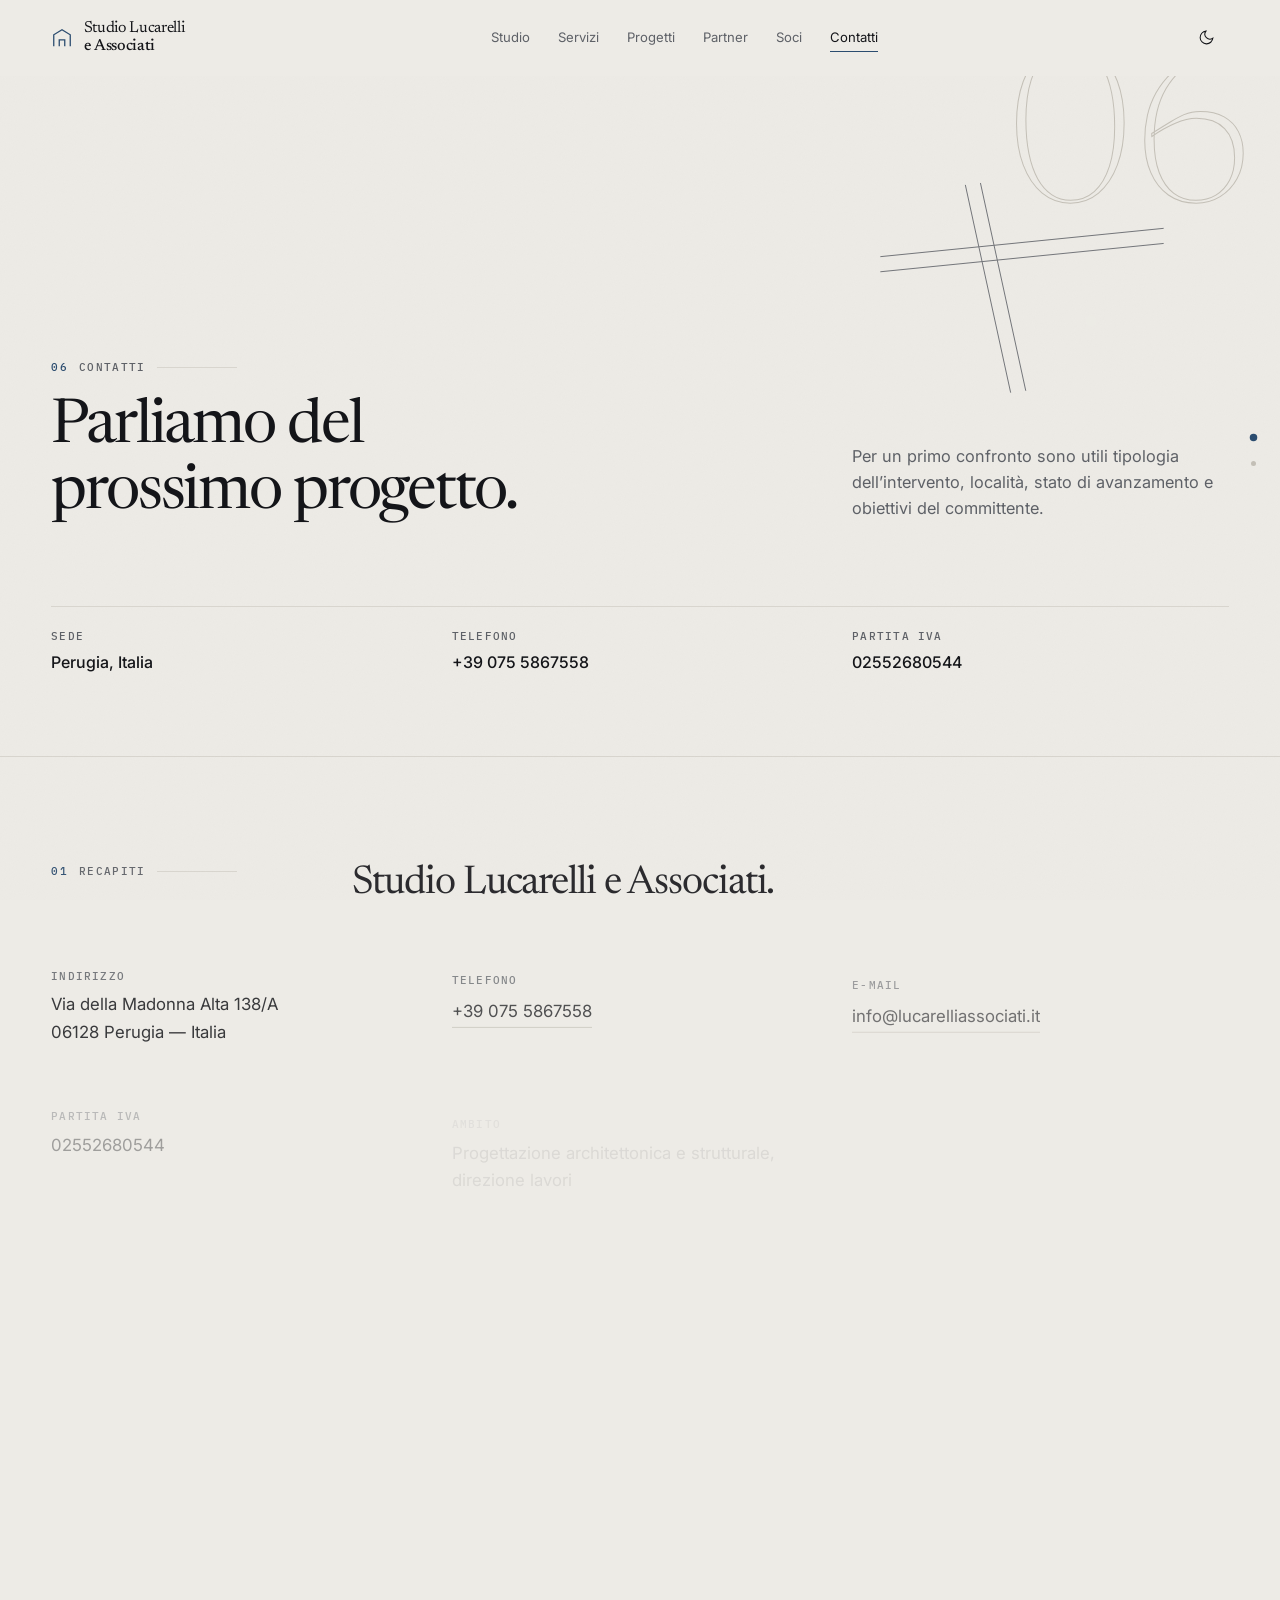
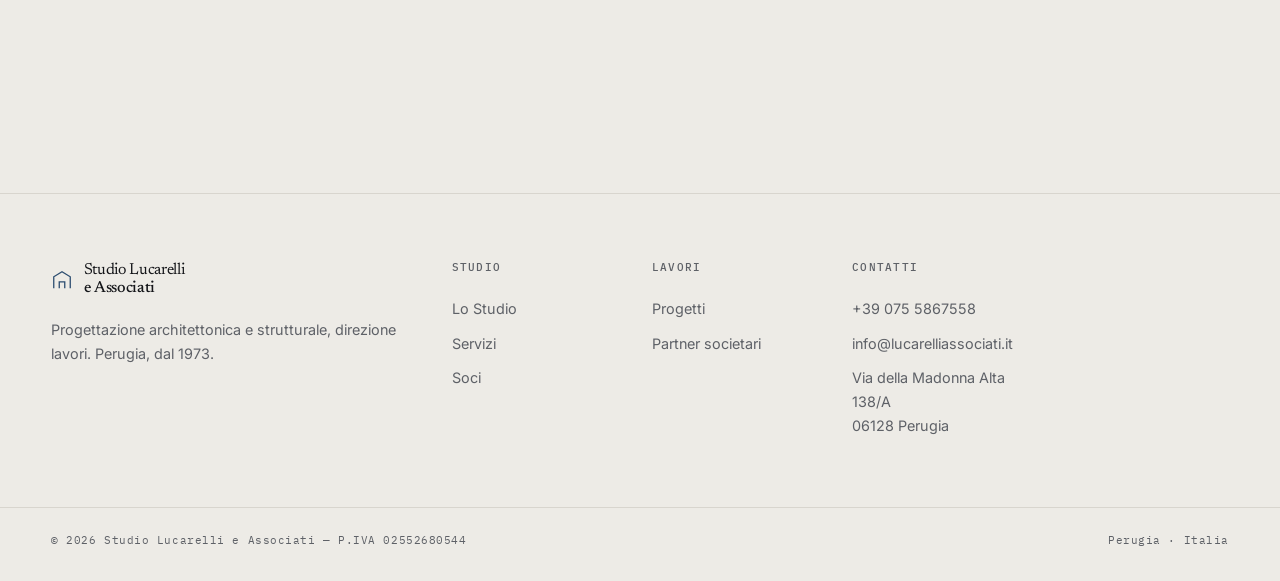
<file: contatti.html>
<!doctype html>
<html lang="it" data-theme="light" class="no-js">
<head>
<meta charset="utf-8">
<meta name="viewport" content="width=device-width, initial-scale=1, viewport-fit=cover">
<meta name="color-scheme" content="light dark">
<title>Contatti — Studio Lucarelli e Associati</title>
<meta name="description" content="Via della Madonna Alta 138/A, 06128 Perugia. Telefono +39 075 5867558, info@lucarelliassociati.it">
<meta name="theme-color" content="#EDEBE6">
<meta property="og:type" content="website">
<meta property="og:locale" content="it_IT">
<meta property="og:site_name" content="Studio Lucarelli e Associati">
<meta property="og:title" content="Contatti — Studio Lucarelli e Associati">
<meta property="og:description" content="Via della Madonna Alta 138/A, 06128 Perugia. Telefono +39 075 5867558, info@lucarelliassociati.it">
<meta property="og:url" content="https://www.lucarelliassociati.it/contatti.html">
<meta property="og:image" content="https://www.lucarelliassociati.it/assets/optimized/bentini-hero-1600.jpg">
<meta name="twitter:card" content="summary_large_image">
<link rel="canonical" href="https://www.lucarelliassociati.it/contatti.html">
<link rel="icon" href="assets/favicon.svg" type="image/svg+xml">
<link rel="preconnect" href="https://fonts.googleapis.com">
<link rel="preconnect" href="https://fonts.gstatic.com" crossorigin>
<link href="https://fonts.googleapis.com/css2?family=IBM+Plex+Mono:wght@400;500&family=Inter:wght@400;500;600&family=Newsreader:opsz,wght@6..72,200..500&display=swap" rel="stylesheet">
<script>
(function(){try{var s=localStorage.getItem("sla-theme");var d=window.matchMedia("(prefers-color-scheme: dark)").matches;var t=(s==="dark"||s==="light")?s:(d?"dark":"light");document.documentElement.setAttribute("data-theme",t);var m=document.querySelector('meta[name="theme-color"]');if(m&&t==="dark")m.setAttribute("content","#0D0E10");}catch(e){}})();
</script>
<script type="application/ld+json">
{"@context":"https://schema.org","@type":"ProfessionalService","name":"Studio Lucarelli e Associati","url":"https://www.lucarelliassociati.it/","telephone":"+39 075 5867558","email":"info@lucarelliassociati.it","vatID":"IT02552680544","foundingDate":"1973","address":{"@type":"PostalAddress","streetAddress":"Via della Madonna Alta 138/A","postalCode":"06128","addressLocality":"Perugia","addressCountry":"IT"}}
</script>
<link rel="stylesheet" href="assets/site.css">
</head>
<body>
<a class="skip" href="#main">Vai al contenuto</a>
<div class="sprog" aria-hidden="true"></div>
<div class="cover" aria-hidden="true"></div>
<div class="cur-ring" aria-hidden="true"></div>
<div class="cur-dot" aria-hidden="true"></div>
<header class="site-header">
  <div class="wrap hd">
    <a class="brand" href="index.html" data-link aria-label="Studio Lucarelli e Associati — Home">
      <svg viewBox="0 0 24 24" fill="none" stroke="currentColor" stroke-width="1.4" aria-hidden="true"><path d="M3 21V8.5L12 3l9 5.5V21"/><path d="M9 21v-7h6v7"/></svg>
      <span>Studio Lucarelli<br><b>e Associati</b></span>
    </a>
    <nav class="nav" aria-label="Navigazione principale">
      <a href="studio.html" data-link>Studio</a>
      <a href="servizi.html" data-link>Servizi</a>
      <a href="progetti.html" data-link>Progetti</a>
      <a href="partner.html" data-link>Partner</a>
      <a href="soci.html" data-link>Soci</a>
      <a href="contatti.html" data-link aria-current="page">Contatti</a>
    </nav>
    <div class="hd-act">
      <button class="icon-btn" id="theme-btn" type="button" aria-label="Cambia tema" title="Cambia tema">
        <svg class="ico-moon" viewBox="0 0 24 24" fill="none" stroke="currentColor" stroke-width="1.5" aria-hidden="true"><path d="M21 12.8A9 9 0 1 1 11.2 3a7 7 0 0 0 9.8 9.8Z"/></svg>
        <svg class="ico-sun" viewBox="0 0 24 24" fill="none" stroke="currentColor" stroke-width="1.5" aria-hidden="true"><circle cx="12" cy="12" r="4.2"/><path d="M12 2v2.5M12 19.5V22M2 12h2.5M19.5 12H22M4.9 4.9l1.8 1.8M17.3 17.3l1.8 1.8M19.1 4.9l-1.8 1.8M6.7 17.3l-1.8 1.8"/></svg>
      </button>
      <button class="icon-btn burger" id="menu-btn" type="button" aria-expanded="false" aria-controls="mnav" aria-label="Apri il menu">
        <span><i></i><i></i></span>
      </button>
    </div>
  </div>
</header>
<nav class="mnav" id="mnav" aria-label="Navigazione mobile" hidden>
  <a href="studio.html" data-link><span>01</span>Studio</a>
  <a href="servizi.html" data-link><span>02</span>Servizi</a>
  <a href="progetti.html" data-link><span>03</span>Progetti</a>
  <a href="partner.html" data-link><span>04</span>Partner</a>
  <a href="soci.html" data-link><span>05</span>Soci</a>
  <a href="contatti.html" data-link aria-current="page"><span>06</span>Contatti</a>
</nav>
<main id="main">
<div class="page" data-page="contatti">
  <section class="intro" aria-labelledby="t-contatti">
<span class="intro-num" aria-hidden="true">06</span>
    <div class="wrap">
      <div class="intro-grid">
        <div class="intro-head">
          <p class="eyebrow" data-hero><span class="idx">06</span> Contatti</p>
          <h1 id="t-contatti" class="intro-title" tabindex="-1" data-lines><span class="ln"><i>Parliamo del</i></span><span class="ln"><i>prossimo progetto.</i></span></h1>
        </div>
        <div class="intro-aside" data-hero>
<div class="intro-fig" aria-hidden="true"><svg class="plate" viewBox="0 0 360 260" aria-hidden="true"><g data-l="0"><path d="M30 96 330 66M30 112 330 82"/><path d="M120 20 168 240M136 18 184 238"/></g><g data-l="1"><rect class="dd" x="196" y="118" width="120" height="96"/><rect x="222" y="140" width="62" height="48"/><g class="hx"><line x1="222" y1="148" x2="230" y2="140"/><line x1="222" y1="156" x2="238" y2="140"/><line x1="222" y1="164" x2="246" y2="140"/><line x1="222" y1="172" x2="254" y2="140"/><line x1="222" y1="180" x2="262" y2="140"/><line x1="222" y1="188" x2="270" y2="140"/><line x1="230" y1="188" x2="278" y2="140"/><line x1="238" y1="188" x2="284" y2="142"/><line x1="246" y1="188" x2="284" y2="150"/><line x1="254" y1="188" x2="284" y2="158"/><line x1="262" y1="188" x2="284" y2="166"/><line x1="270" y1="188" x2="284" y2="174"/><line x1="278" y1="188" x2="284" y2="182"/></g></g><g data-l="2"><circle class="nd" cx="253" cy="164" r="6"/><path class="nd" d="M253 148v-10M253 180v10M237 164h-10M269 164h10"/><path class="dd" d="M253 164m-42 0a42 42 0 1 0 84 0a42 42 0 1 0 -84 0"/><path class="nd" d="M324 52v-30M324 22l-6 11M324 22l6 11"/><text class="nd" x="333" y="30">N</text><path d="M196 238H316"/><path d="M192 242L200 234"/><path d="M312.0 242L320.0 234"/><text x="256.0" y="232" text-anchor="middle">6.40</text></g></svg></div>
          <p class="lead">Per un primo confronto sono utili tipologia dell’intervento, località, stato di avanzamento e obiettivi del committente.</p>
        </div>
      </div>
      <dl class="intro-rail" data-hero>
        <div><dt>Sede</dt><dd>Perugia, Italia</dd></div>
        <div><dt>Telefono</dt><dd>+39 075 5867558</dd></div>
        <div><dt>Partita IVA</dt><dd>02552680544</dd></div>
      </dl>
    </div>
  </section>

  <section class="sec rule" aria-labelledby="h-ct">
    <div class="wrap">
      <header class="sec-head">
        <p class="eyebrow rv"><span class="idx">01</span> Recapiti</p>
        <h2 id="h-ct" class="rv-y">Studio Lucarelli e Associati.</h2>
      </header>
      <dl class="ct">
        <div class="ct-block rv-y"><dt>Indirizzo</dt><dd><address>Via della Madonna Alta 138/A<br>06128 Perugia — Italia</address></dd></div>
        <div class="ct-block rv-y"><dt>Telefono</dt><dd><a href="tel:+390755867558">+39 075 5867558</a></dd></div>
        <div class="ct-block rv-y"><dt>E-mail</dt><dd><a href="mailto:info@lucarelliassociati.it">info@lucarelliassociati.it</a></dd></div>
        <div class="ct-block rv-y"><dt>Partita IVA</dt><dd>02552680544</dd></div>
        <div class="ct-block rv-y"><dt>Ambito</dt><dd>Progettazione architettonica e strutturale, direzione lavori</dd></div>
        <div class="ct-block rv-y"><dt>Mappa</dt><dd><a href="https://www.google.com/maps/search/?api=1&amp;query=Via+della+Madonna+Alta+138%2FA+Perugia" target="_blank" rel="noopener">Apri in Google Maps</a></dd></div>
      </dl>
      <div class="map rv" data-state="loading" aria-busy="true">
        <iframe title="Sede dello Studio Lucarelli e Associati a Perugia" loading="lazy" referrerpolicy="no-referrer-when-downgrade" data-src="https://www.google.com/maps?q=Via%20della%20Madonna%20Alta%20138%2FA%2C%20Perugia&amp;output=embed"></iframe>
        <div class="map-card"><strong>Via della Madonna Alta 138/A</strong><span class="mono">06128 Perugia — Italia</span></div>
      </div>
    </div>
  </section>
</div>
</main>
<footer class="site-footer">
  <div class="wrap ft">
    <div class="ft-brand">
      <a class="brand" href="index.html" data-link>
        <svg viewBox="0 0 24 24" fill="none" stroke="currentColor" stroke-width="1.4" aria-hidden="true"><path d="M3 21V8.5L12 3l9 5.5V21"/><path d="M9 21v-7h6v7"/></svg>
        <span>Studio Lucarelli<br><b>e Associati</b></span>
      </a>
      <p>Progettazione architettonica e strutturale, direzione lavori. Perugia, dal 1973.</p>
    </div>
    <nav class="ft-col" aria-label="Studio">
      <h4>Studio</h4>
      <a href="studio.html" data-link>Lo Studio</a>
      <a href="servizi.html" data-link>Servizi</a>
      <a href="soci.html" data-link>Soci</a>
    </nav>
    <nav class="ft-col" aria-label="Lavori">
      <h4>Lavori</h4>
      <a href="progetti.html" data-link>Progetti</a>
      <a href="partner.html" data-link>Partner societari</a>
    </nav>
    <div class="ft-col">
      <h4>Contatti</h4>
      <a href="tel:+390755867558">+39 075 5867558</a>
      <a href="mailto:info@lucarelliassociati.it">info@lucarelliassociati.it</a>
      <span>Via della Madonna Alta 138/A<br>06128 Perugia</span>
    </div>
  </div>
  <div class="wrap ft-bot">
    <span>© <span id="yr">2026</span> Studio Lucarelli e Associati — P.IVA 02552680544</span>
    <span>Perugia · Italia</span>
  </div>
</footer>
<dialog class="dlg" id="dlg" aria-labelledby="dlg-title">
  <button class="dlg-close" type="button" id="dlg-close" aria-label="Chiudi scheda progetto"><svg viewBox="0 0 14 14" fill="none" stroke="currentColor" stroke-width="1.5" aria-hidden="true"><path d="M1.5 1.5l11 11M12.5 1.5l-11 11"/></svg></button>
  <div class="dlg-in">
    <div class="dlg-media" id="dlg-media"><span class="ph">Immagine non disponibile</span></div>
    <div class="dlg-body">
      <p class="eyebrow" id="dlg-cat"></p>
      <h2 id="dlg-title"></h2>
      <dl class="dlg-data">
        <div><dt>Committente</dt><dd id="dlg-client"></dd></div>
        <div><dt>Località</dt><dd id="dlg-place"></dd></div>
        <div><dt>Intervento</dt><dd id="dlg-desc"></dd></div>
      </dl>
    </div>
  </div>
</dialog>
<nav class="rail" aria-label="Sezioni della pagina"></nav>
<script src="assets/vendor/lenis.min.js"></script>
<script src="assets/vendor/gsap.min.js"></script>
<script src="assets/vendor/ScrollTrigger.min.js"></script>
<script src="assets/site.js"></script>
</body>
</html>
</file>
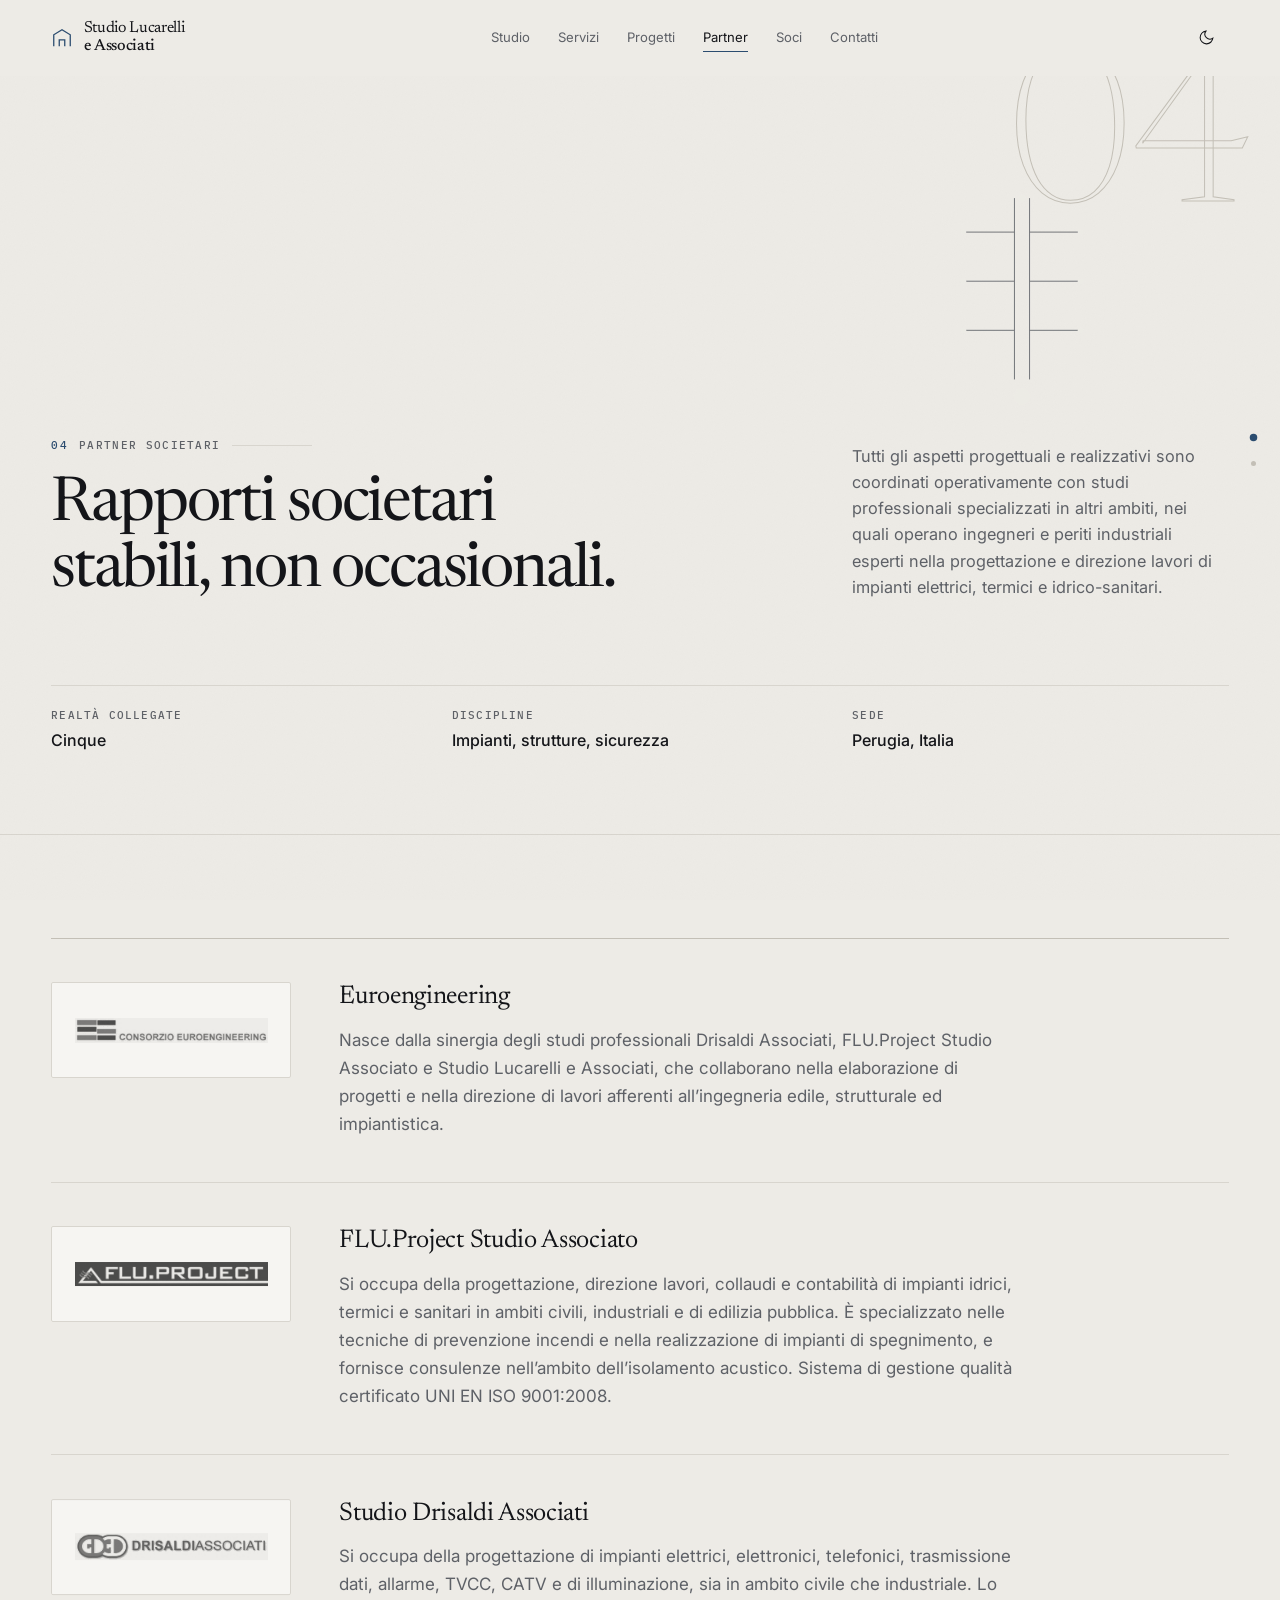
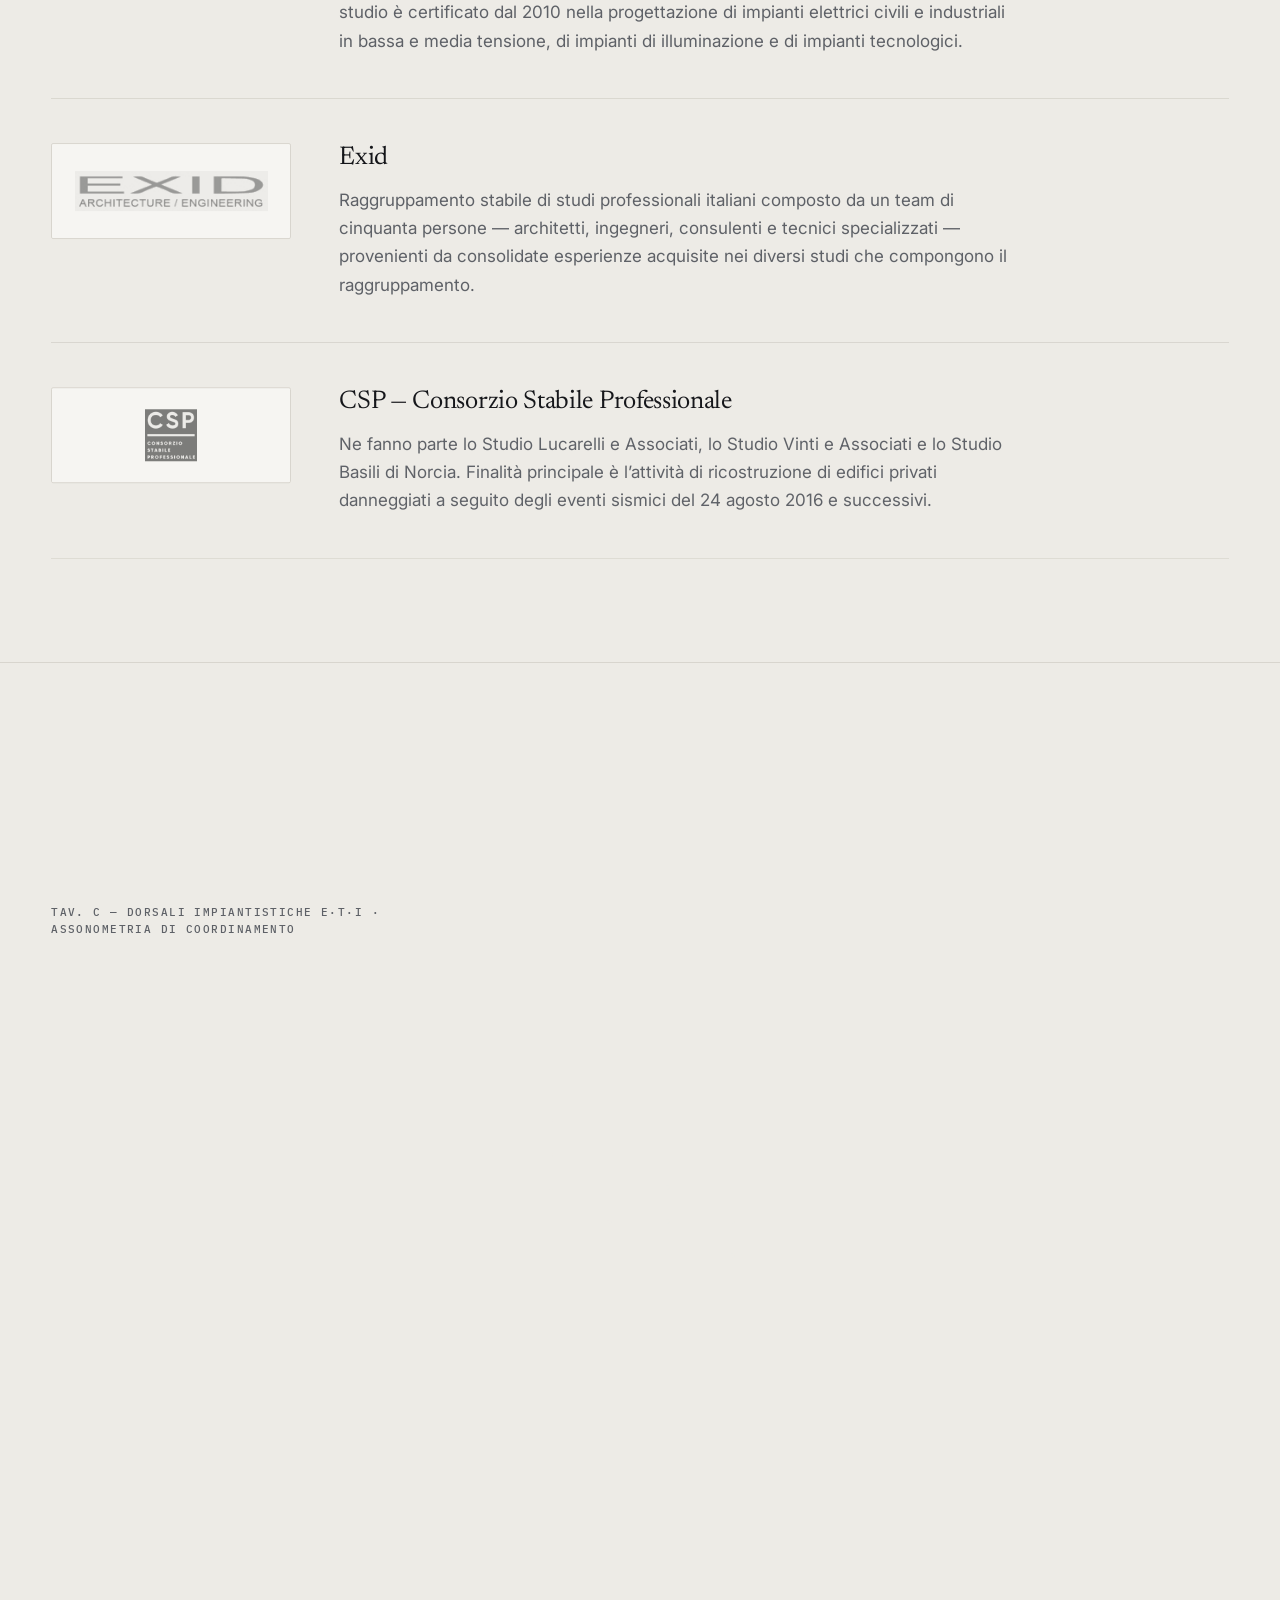
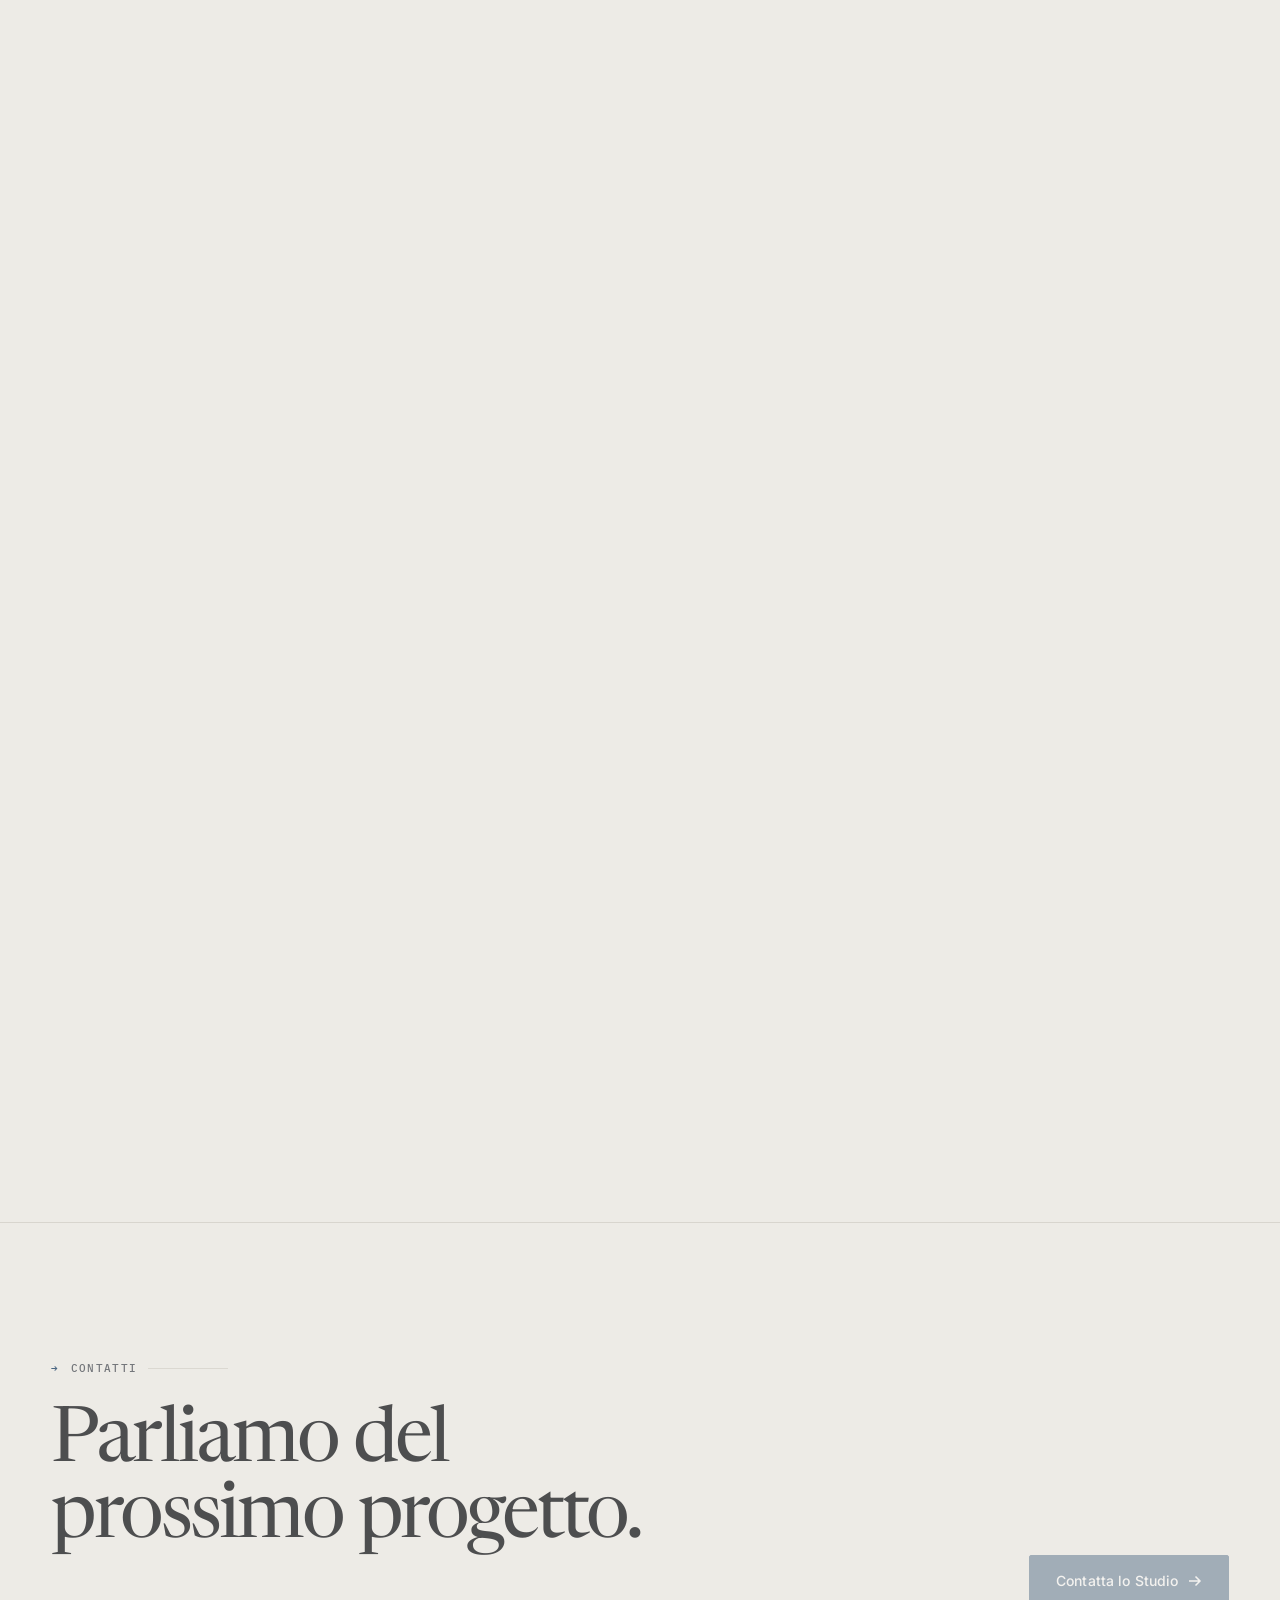
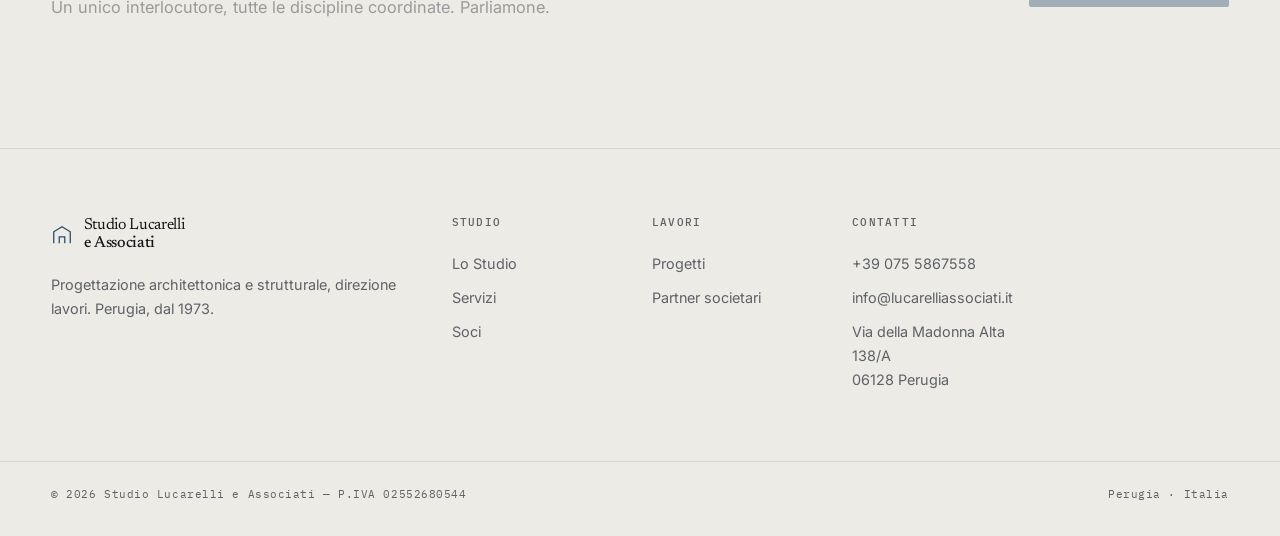
<file: partner.html>
<!doctype html>
<html lang="it" data-theme="light" class="no-js">
<head>
<meta charset="utf-8">
<meta name="viewport" content="width=device-width, initial-scale=1, viewport-fit=cover">
<meta name="color-scheme" content="light dark">
<title>Partner societari — Studio Lucarelli e Associati</title>
<meta name="description" content="Euroengineering, FLU.Project, Studio Drisaldi, Exid e CSP: rapporti societari stabili per impianti, strutture e sicurezza.">
<meta name="theme-color" content="#EDEBE6">
<meta property="og:type" content="website">
<meta property="og:locale" content="it_IT">
<meta property="og:site_name" content="Studio Lucarelli e Associati">
<meta property="og:title" content="Partner societari — Studio Lucarelli e Associati">
<meta property="og:description" content="Euroengineering, FLU.Project, Studio Drisaldi, Exid e CSP: rapporti societari stabili per impianti, strutture e sicurezza.">
<meta property="og:url" content="https://www.lucarelliassociati.it/partner.html">
<meta property="og:image" content="https://www.lucarelliassociati.it/assets/optimized/bentini-hero-1600.jpg">
<meta name="twitter:card" content="summary_large_image">
<link rel="canonical" href="https://www.lucarelliassociati.it/partner.html">
<link rel="icon" href="assets/favicon.svg" type="image/svg+xml">
<link rel="preconnect" href="https://fonts.googleapis.com">
<link rel="preconnect" href="https://fonts.gstatic.com" crossorigin>
<link href="https://fonts.googleapis.com/css2?family=IBM+Plex+Mono:wght@400;500&family=Inter:wght@400;500;600&family=Newsreader:opsz,wght@6..72,200..500&display=swap" rel="stylesheet">
<script>
(function(){try{var s=localStorage.getItem("sla-theme");var d=window.matchMedia("(prefers-color-scheme: dark)").matches;var t=(s==="dark"||s==="light")?s:(d?"dark":"light");document.documentElement.setAttribute("data-theme",t);var m=document.querySelector('meta[name="theme-color"]');if(m&&t==="dark")m.setAttribute("content","#0D0E10");}catch(e){}})();
</script>
<script type="application/ld+json">
{"@context":"https://schema.org","@type":"ProfessionalService","name":"Studio Lucarelli e Associati","url":"https://www.lucarelliassociati.it/","telephone":"+39 075 5867558","email":"info@lucarelliassociati.it","vatID":"IT02552680544","foundingDate":"1973","address":{"@type":"PostalAddress","streetAddress":"Via della Madonna Alta 138/A","postalCode":"06128","addressLocality":"Perugia","addressCountry":"IT"}}
</script>
<link rel="stylesheet" href="assets/site.css">
</head>
<body>
<a class="skip" href="#main">Vai al contenuto</a>
<div class="sprog" aria-hidden="true"></div>
<div class="cover" aria-hidden="true"></div>
<div class="cur-ring" aria-hidden="true"></div>
<div class="cur-dot" aria-hidden="true"></div>
<header class="site-header">
  <div class="wrap hd">
    <a class="brand" href="index.html" data-link aria-label="Studio Lucarelli e Associati — Home">
      <svg viewBox="0 0 24 24" fill="none" stroke="currentColor" stroke-width="1.4" aria-hidden="true"><path d="M3 21V8.5L12 3l9 5.5V21"/><path d="M9 21v-7h6v7"/></svg>
      <span>Studio Lucarelli<br><b>e Associati</b></span>
    </a>
    <nav class="nav" aria-label="Navigazione principale">
      <a href="studio.html" data-link>Studio</a>
      <a href="servizi.html" data-link>Servizi</a>
      <a href="progetti.html" data-link>Progetti</a>
      <a href="partner.html" data-link aria-current="page">Partner</a>
      <a href="soci.html" data-link>Soci</a>
      <a href="contatti.html" data-link>Contatti</a>
    </nav>
    <div class="hd-act">
      <button class="icon-btn" id="theme-btn" type="button" aria-label="Cambia tema" title="Cambia tema">
        <svg class="ico-moon" viewBox="0 0 24 24" fill="none" stroke="currentColor" stroke-width="1.5" aria-hidden="true"><path d="M21 12.8A9 9 0 1 1 11.2 3a7 7 0 0 0 9.8 9.8Z"/></svg>
        <svg class="ico-sun" viewBox="0 0 24 24" fill="none" stroke="currentColor" stroke-width="1.5" aria-hidden="true"><circle cx="12" cy="12" r="4.2"/><path d="M12 2v2.5M12 19.5V22M2 12h2.5M19.5 12H22M4.9 4.9l1.8 1.8M17.3 17.3l1.8 1.8M19.1 4.9l-1.8 1.8M6.7 17.3l-1.8 1.8"/></svg>
      </button>
      <button class="icon-btn burger" id="menu-btn" type="button" aria-expanded="false" aria-controls="mnav" aria-label="Apri il menu">
        <span><i></i><i></i></span>
      </button>
    </div>
  </div>
</header>
<nav class="mnav" id="mnav" aria-label="Navigazione mobile" hidden>
  <a href="studio.html" data-link><span>01</span>Studio</a>
  <a href="servizi.html" data-link><span>02</span>Servizi</a>
  <a href="progetti.html" data-link><span>03</span>Progetti</a>
  <a href="partner.html" data-link aria-current="page"><span>04</span>Partner</a>
  <a href="soci.html" data-link><span>05</span>Soci</a>
  <a href="contatti.html" data-link><span>06</span>Contatti</a>
</nav>
<main id="main">
<div class="page" data-page="partner">
  <section class="intro" aria-labelledby="t-partner">
<span class="intro-num" aria-hidden="true">04</span>
    <div class="wrap">
      <div class="intro-grid">
        <div class="intro-head">
          <p class="eyebrow" data-hero><span class="idx">04</span> Partner societari</p>
          <h1 id="t-partner" class="intro-title" tabindex="-1" data-lines><span class="ln"><i>Rapporti societari</i></span><span class="ln"><i>stabili, non occasionali.</i></span></h1>
        </div>
        <div class="intro-aside" data-hero>
<div class="intro-fig" aria-hidden="true"><svg class="plate" viewBox="0 0 360 260" aria-hidden="true"><g data-l="0"><path d="M172 34V226M188 34V226"/><path d="M118 70H172M188 70H242"/><path d="M118 122H172M188 122H242"/><path d="M118 174H172M188 174H242"/></g><g data-l="1"><circle cx="118" cy="70" r="3"/><circle cx="242" cy="70" r="3"/><circle cx="118" cy="122" r="3"/><circle cx="242" cy="122" r="3"/><circle cx="118" cy="174" r="3"/><circle cx="242" cy="174" r="3"/><path d="M139 63L153 77L153 63L139 77Z"/><path d="M207 115L221 129L221 115L207 129Z"/><path d="M139 167L153 181L153 167L139 181Z"/></g><g data-l="2"><circle cx="180" cy="244" r="9"/><path d="M173.7 237.7L186.3 250.3M173.7 250.3L186.3 237.7"/><path class="nd" d="M118 52l-8 8 8 8M242 104l8 8 -8 8"/><text x="98" y="74">T</text><text x="252" y="126">E</text><text x="98" y="178">I</text><circle class="nd" cx="180" cy="34" r="4"/></g></svg></div>
          <p class="lead">Tutti gli aspetti progettuali e realizzativi sono coordinati operativamente con studi professionali specializzati in altri ambiti, nei quali operano ingegneri e periti industriali esperti nella progettazione e direzione lavori di impianti elettrici, termici e idrico-sanitari.</p>
        </div>
      </div>
      <dl class="intro-rail" data-hero>
        <div><dt>Realtà collegate</dt><dd>Cinque</dd></div>
        <div><dt>Discipline</dt><dd>Impianti, strutture, sicurezza</dd></div>
        <div><dt>Sede</dt><dd>Perugia, Italia</dd></div>
      </dl>
    </div>
  </section>

  <section class="sec rule" aria-labelledby="h-pt">
    <div class="wrap">
      <h2 id="h-pt" class="sr-only">Elenco dei partner societari</h2>
      <div class="pt-list">
        <article class="pt rv-y">
          <div class="pt-logo"><img src="assets/source/logo-euroengineering.jpg" width="256" height="34" alt="Euroengineering" loading="lazy" decoding="async"></div>
          <div class="pt-body"><h3>Euroengineering</h3><p>Nasce dalla sinergia degli studi professionali Drisaldi Associati, FLU.Project Studio Associato e Studio Lucarelli e Associati, che collaborano nella elaborazione di progetti e nella direzione di lavori afferenti all’ingegneria edile, strutturale ed impiantistica.</p></div>
        </article>
        <article class="pt rv-y">
          <div class="pt-logo"><img src="assets/source/logo-fluproject.jpg" width="234" height="29" alt="FLU.Project Studio Associato" loading="lazy" decoding="async"></div>
          <div class="pt-body"><h3>FLU.Project Studio Associato</h3><p>Si occupa della progettazione, direzione lavori, collaudi e contabilità di impianti idrici, termici e sanitari in ambiti civili, industriali e di edilizia pubblica. È specializzato nelle tecniche di prevenzione incendi e nella realizzazione di impianti di spegnimento, e fornisce consulenze nell’ambito dell’isolamento acustico. Sistema di gestione qualità certificato UNI EN ISO 9001:2008.</p></div>
        </article>
        <article class="pt rv-y">
          <div class="pt-logo"><img src="assets/source/logo-drisaldi.jpg" width="251" height="35" alt="Studio Drisaldi Associati" loading="lazy" decoding="async"></div>
          <div class="pt-body"><h3>Studio Drisaldi Associati</h3><p>Si occupa della progettazione di impianti elettrici, elettronici, telefonici, trasmissione dati, allarme, TVCC, CATV e di illuminazione, sia in ambito civile che industriale. Lo studio è certificato dal 2010 nella progettazione di impianti elettrici civili e industriali in bassa e media tensione, di impianti di illuminazione e di impianti tecnologici.</p></div>
        </article>
        <article class="pt rv-y">
          <div class="pt-logo"><img src="assets/source/logo-exid.jpg" width="223" height="46" alt="Exid" loading="lazy" decoding="async"></div>
          <div class="pt-body"><h3>Exid</h3><p>Raggruppamento stabile di studi professionali italiani composto da un team di cinquanta persone — architetti, ingegneri, consulenti e tecnici specializzati — provenienti da consolidate esperienze acquisite nei diversi studi che compongono il raggruppamento.</p></div>
        </article>
        <article class="pt rv-y">
          <div class="pt-logo"><img src="assets/source/logo-csp.jpg" width="300" height="300" alt="CSP" loading="lazy" decoding="async"></div>
          <div class="pt-body"><h3>CSP — Consorzio Stabile Professionale</h3><p>Ne fanno parte lo Studio Lucarelli e Associati, lo Studio Vinti e Associati e lo Studio Basili di Norcia. Finalità principale è l’attività di ricostruzione di edifici privati danneggiati a seguito degli eventi sismici del 24 agosto 2016 e successivi.</p></div>
        </article>
      </div>
    </div>
  </section>

  <div class="plate-band" aria-hidden="true"><div class="plate-stick"><div class="wrap"><p class="plate-cap">Tav. C — Dorsali impiantistiche E·T·I · assonometria di coordinamento</p><div class="plate-wrap"><svg class="plate" viewBox="0 0 1440 430" aria-hidden="true"><g data-l="0"><path class="fc" d="M688.0 167.6L952.1 320.1L793.7 411.6L529.5 259.1Z"/><path d="M529.5 259.1L540.1 275.6"/><path d="M544.3 267.6L554.9 284.1"/><path d="M559.1 276.2L569.7 292.6"/><path d="M573.9 284.7L584.5 301.2"/><path d="M588.7 293.3L599.3 309.7"/><path d="M603.5 301.8L614.0 318.3"/><path d="M618.3 310.3L628.8 326.8"/><path d="M633.1 318.9L643.6 335.3"/><path d="M647.9 327.4L658.4 343.9"/><path d="M662.6 336.0L673.2 352.4"/><path d="M677.4 344.5L688.0 361.0"/><path d="M692.2 353.0L702.8 369.5"/><path d="M707.0 361.6L717.6 378.0"/><path d="M721.8 370.1L732.4 386.6"/><path d="M736.6 378.7L747.2 395.1"/><path d="M751.4 387.2L762.0 403.7"/><path d="M766.2 395.7L776.7 412.2"/><path d="M781.0 404.3L791.5 420.8"/></g><g data-l="1"><path class="fc" d="M909.9 320.1L793.7 387.2L793.7 262.8L909.9 195.7Z"/><path class="fc" d="M571.8 259.1L793.7 387.2L793.7 262.8L571.8 134.7Z"/><path class="fc" d="M688.0 67.6L909.9 195.7L793.7 262.8L571.8 134.7Z"/><path d="M571.8 217.6L793.7 345.7"/><path d="M909.9 278.6L793.7 345.7"/><path d="M571.8 176.1L793.7 304.2"/><path d="M909.9 237.1L793.7 304.2"/></g><g data-l="2"><path class="wo" d="M897.2 327.4L871.8 342.1L871.8 217.6L897.2 203.0Z"/><path d="M897.2 327.4L897.2 203.0"/><path d="M871.8 342.1L871.8 217.6"/><path class="nd" d="M891.9 326.8L891.9 208.5"/><path class="nd" d="M884.5 331.1L884.5 212.8"/><path class="nd" d="M877.1 335.4L877.1 217.0"/><path class="nd" d="M871.9 328.0L793.7 373.2"/><path class="nd" d="M793.6 373.2L571.8 245.1"/><circle class="nd" cx="611.7" cy="268.1" r="2.4"/><circle class="nd" cx="682.7" cy="309.1" r="2.4"/><circle class="nd" cx="753.7" cy="350.1" r="2.4"/><circle class="nd" cx="833.2" cy="350.4" r="2.4"/><path class="nd" d="M871.9 286.6L793.7 331.7"/><path class="nd" d="M793.6 331.7L571.8 203.6"/><circle class="nd" cx="611.7" cy="226.7" r="2.4"/><circle class="nd" cx="682.7" cy="267.7" r="2.4"/><circle class="nd" cx="753.7" cy="308.7" r="2.4"/><circle class="nd" cx="833.2" cy="308.9" r="2.4"/><path class="nd" d="M871.9 245.1L793.7 290.2"/><path class="nd" d="M793.6 290.2L571.8 162.1"/><circle class="nd" cx="611.7" cy="185.2" r="2.4"/><circle class="nd" cx="682.7" cy="226.2" r="2.4"/><circle class="nd" cx="753.7" cy="267.2" r="2.4"/><circle class="nd" cx="833.2" cy="267.4" r="2.4"/></g><g data-l="3"><path class="fc" d="M732.4 134.7L702.8 151.7L702.8 131.0L732.4 113.9Z"/><path class="fc" d="M656.3 124.9L702.8 151.7L702.8 131.0L656.3 104.2Z"/><path class="fc" d="M685.9 87.1L732.4 113.9L702.8 131.0L656.3 104.2Z"/><path class="fc" d="M827.5 199.3L804.2 212.7L804.2 198.1L827.5 184.7Z"/><path class="fc" d="M774.6 195.7L804.2 212.7L804.2 198.1L774.6 181.0Z"/><path class="fc" d="M797.9 167.6L827.5 184.7L804.2 198.1L774.6 181.0Z"/><path class="nd" d="M717.6 132.2L884.5 199.3"/><path class="nd" d="M884.5 199.3L884.5 212.7"/></g><g data-l="4"><text class="nd" x="918" y="172">E</text><path class="nd" d="M893.9 203.0L913.9 169.0"/><text class="nd" x="911" y="191">T</text><path class="nd" d="M886.5 207.3L906.5 188.3"/><text class="nd" x="903" y="211">I</text><path class="nd" d="M879.1 211.6L899.1 207.6"/><path d="M508.4 295.7L730.3 423.8"/><path d="M504.4 299.7L512.4 291.7"/><path d="M726.3 427.8L734.3 419.8"/><text text-anchor="middle" x="619" y="376">21.00</text><path d="M952.1 320.1h20"/><path d="M959.1 320.1l4 -7l4 7z"/><text x="978" y="323">±0.00</text><path d="M952.1 278.6h20"/><path d="M959.1 278.6l4 -7l4 7z"/><text x="978" y="282">+3.40</text><path d="M952.1 237.1h20"/><path d="M959.1 237.1l4 -7l4 7z"/><text x="978" y="240">+6.80</text><path d="M952.1 195.7h20"/><path d="M959.1 195.7l4 -7l4 7z"/><text x="978" y="199">+10.20</text><path class="nd" d="M1150 62v-26M1150 36l-5 9M1150 36l5 9"/><text class="nd" x="1158" y="44">N</text></g></svg></div></div></div></div>
</div>
</main>
<section class="cta" id="cta" aria-labelledby="h-cta">
  <div class="wrap cta-in">
    <div class="cta-head">
      <p class="eyebrow rv"><span class="idx">→</span> Contatti</p>
      <h2 id="h-cta" class="rv-y">Parliamo del prossimo progetto.</h2>
      <p class="lead rv-y">Un unico interlocutore, tutte le discipline coordinate. Parliamone.</p>
    </div>
    <div class="cta-act rv"><a class="btn btn-primary" href="contatti.html" data-link><span>Contatta lo Studio</span><svg class="arw" viewBox="0 0 14 14" fill="none" stroke="currentColor" stroke-width="1.5" aria-hidden="true"><path d="M1 7h11M7.5 2.5 12 7l-4.5 4.5"/></svg></a></div>
  </div>
</section>
<footer class="site-footer">
  <div class="wrap ft">
    <div class="ft-brand">
      <a class="brand" href="index.html" data-link>
        <svg viewBox="0 0 24 24" fill="none" stroke="currentColor" stroke-width="1.4" aria-hidden="true"><path d="M3 21V8.5L12 3l9 5.5V21"/><path d="M9 21v-7h6v7"/></svg>
        <span>Studio Lucarelli<br><b>e Associati</b></span>
      </a>
      <p>Progettazione architettonica e strutturale, direzione lavori. Perugia, dal 1973.</p>
    </div>
    <nav class="ft-col" aria-label="Studio">
      <h4>Studio</h4>
      <a href="studio.html" data-link>Lo Studio</a>
      <a href="servizi.html" data-link>Servizi</a>
      <a href="soci.html" data-link>Soci</a>
    </nav>
    <nav class="ft-col" aria-label="Lavori">
      <h4>Lavori</h4>
      <a href="progetti.html" data-link>Progetti</a>
      <a href="partner.html" data-link>Partner societari</a>
    </nav>
    <div class="ft-col">
      <h4>Contatti</h4>
      <a href="tel:+390755867558">+39 075 5867558</a>
      <a href="mailto:info@lucarelliassociati.it">info@lucarelliassociati.it</a>
      <span>Via della Madonna Alta 138/A<br>06128 Perugia</span>
    </div>
  </div>
  <div class="wrap ft-bot">
    <span>© <span id="yr">2026</span> Studio Lucarelli e Associati — P.IVA 02552680544</span>
    <span>Perugia · Italia</span>
  </div>
</footer>
<dialog class="dlg" id="dlg" aria-labelledby="dlg-title">
  <button class="dlg-close" type="button" id="dlg-close" aria-label="Chiudi scheda progetto"><svg viewBox="0 0 14 14" fill="none" stroke="currentColor" stroke-width="1.5" aria-hidden="true"><path d="M1.5 1.5l11 11M12.5 1.5l-11 11"/></svg></button>
  <div class="dlg-in">
    <div class="dlg-media" id="dlg-media"><span class="ph">Immagine non disponibile</span></div>
    <div class="dlg-body">
      <p class="eyebrow" id="dlg-cat"></p>
      <h2 id="dlg-title"></h2>
      <dl class="dlg-data">
        <div><dt>Committente</dt><dd id="dlg-client"></dd></div>
        <div><dt>Località</dt><dd id="dlg-place"></dd></div>
        <div><dt>Intervento</dt><dd id="dlg-desc"></dd></div>
      </dl>
    </div>
  </div>
</dialog>
<nav class="rail" aria-label="Sezioni della pagina"></nav>
<script src="assets/vendor/lenis.min.js"></script>
<script src="assets/vendor/gsap.min.js"></script>
<script src="assets/vendor/ScrollTrigger.min.js"></script>
<script src="assets/site.js"></script>
</body>
</html>
</file>
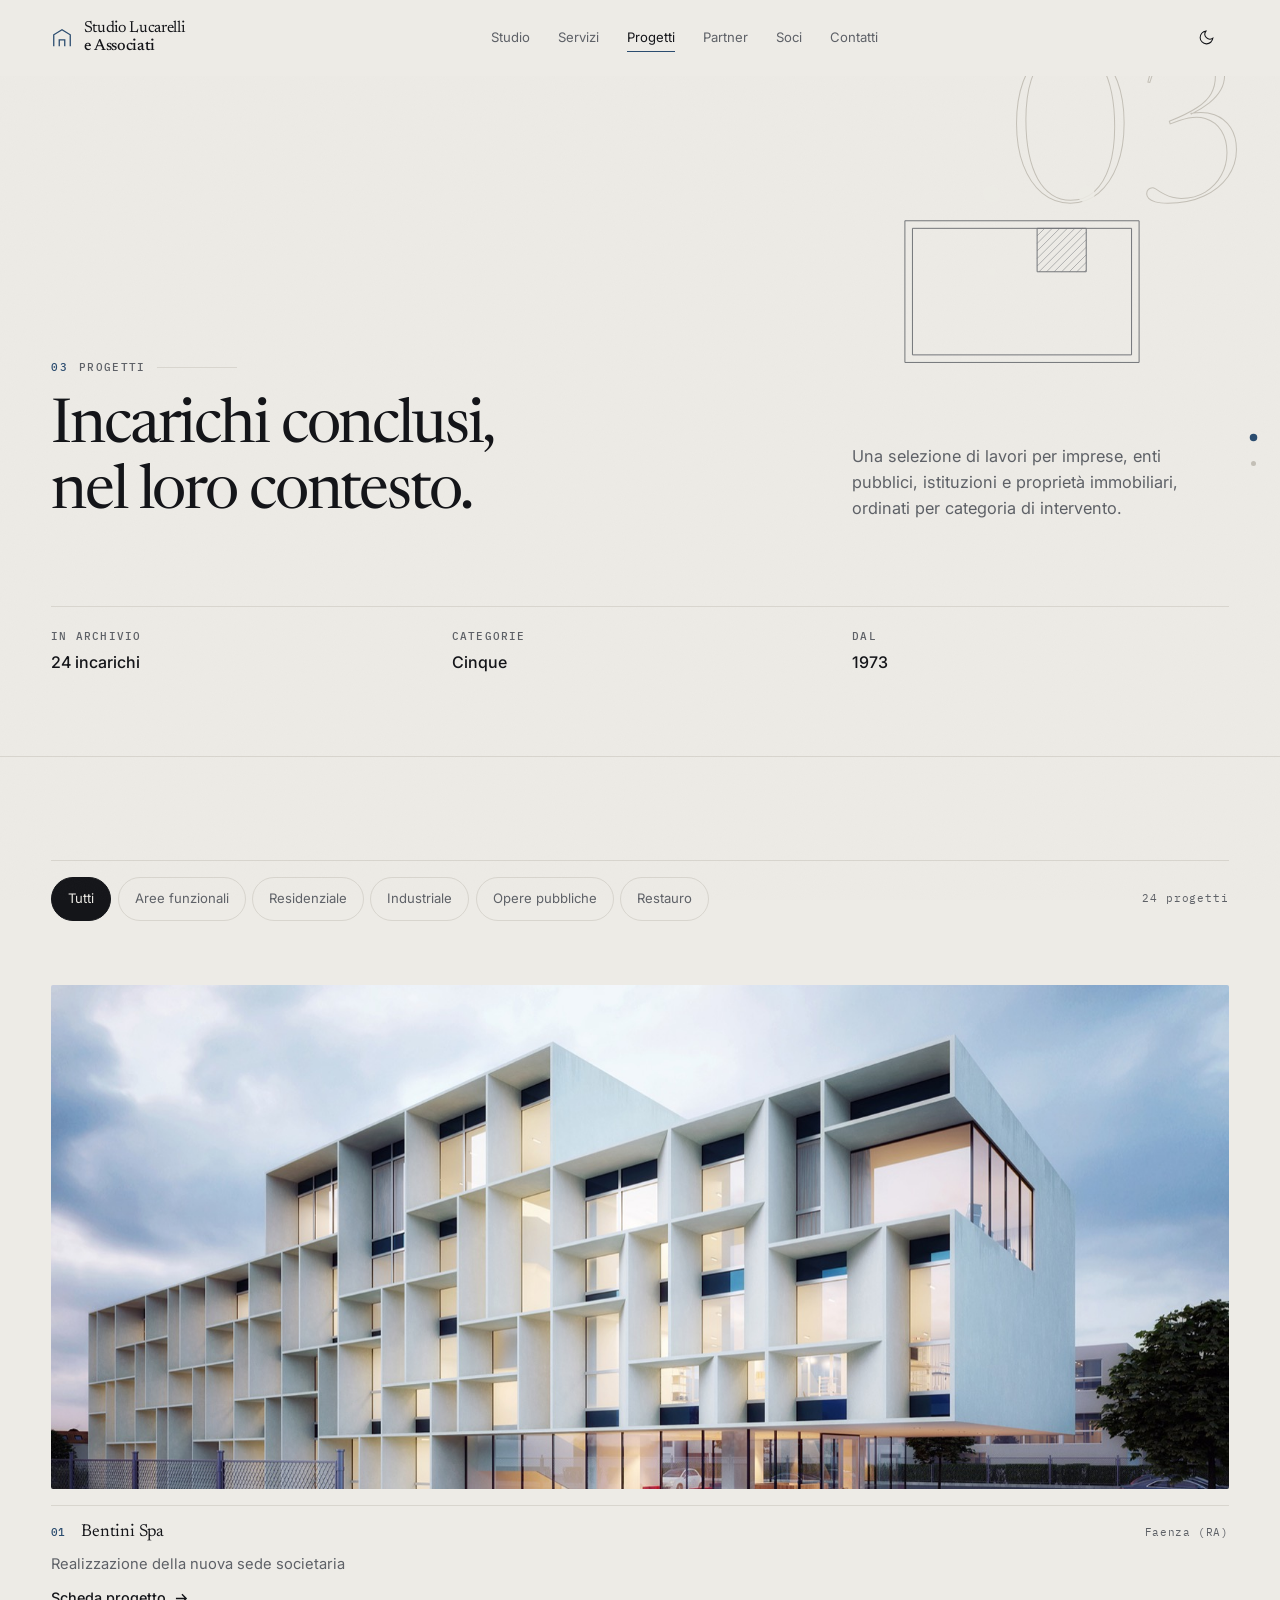
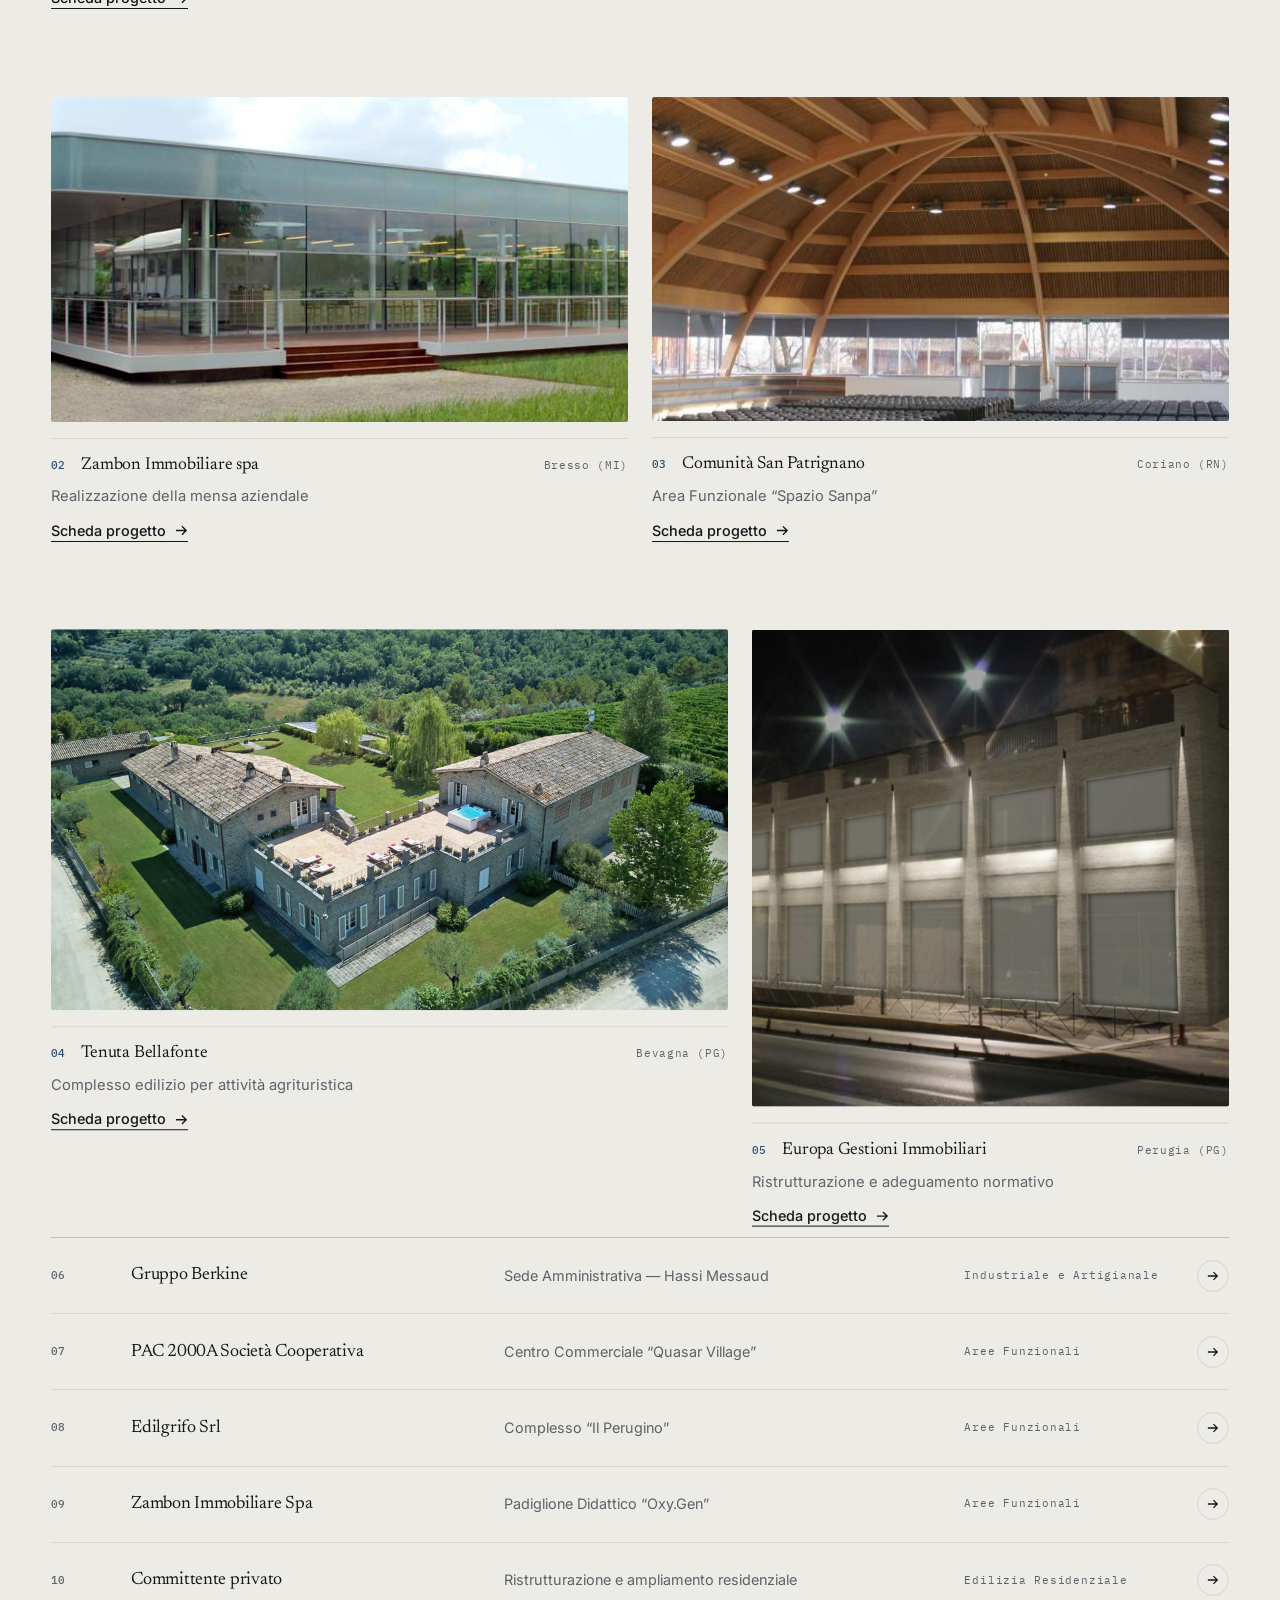
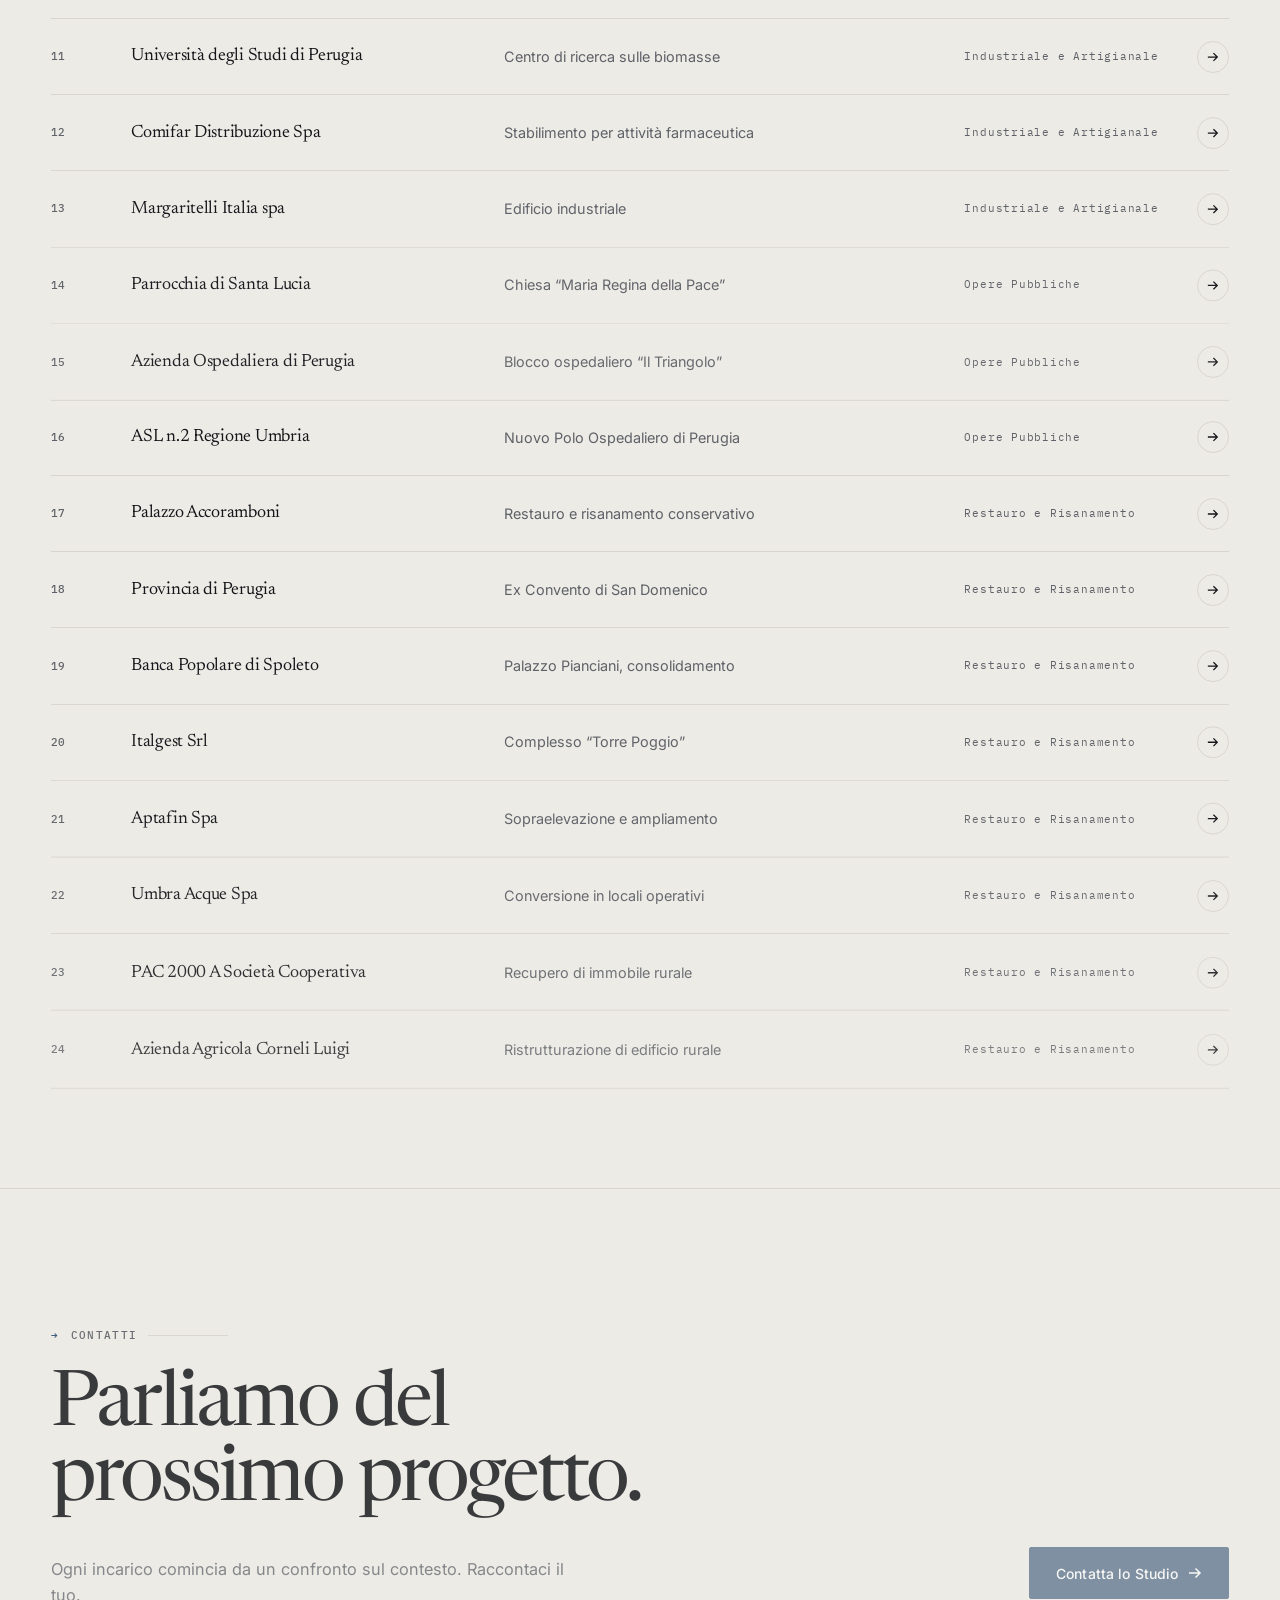
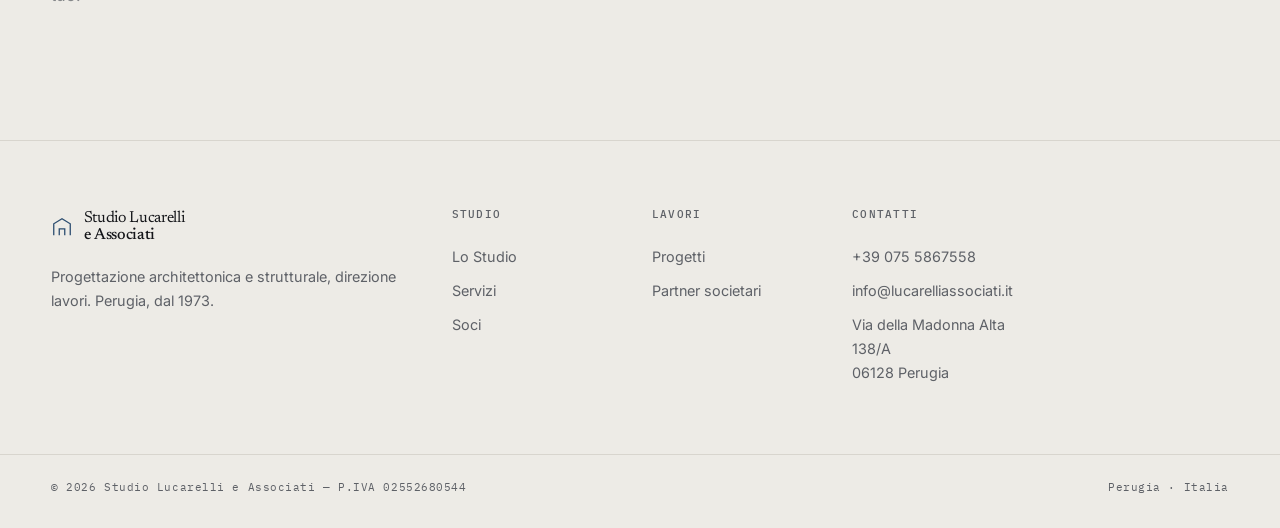
<file: progetti.html>
<!doctype html>
<html lang="it" data-theme="light" class="no-js">
<head>
<meta charset="utf-8">
<meta name="viewport" content="width=device-width, initial-scale=1, viewport-fit=cover">
<meta name="color-scheme" content="light dark">
<title>Progetti — Studio Lucarelli e Associati</title>
<meta name="description" content="Incarichi per imprese, enti pubblici e istituzioni: aree funzionali, residenziale, industriale, opere pubbliche, restauro.">
<meta name="theme-color" content="#EDEBE6">
<meta property="og:type" content="website">
<meta property="og:locale" content="it_IT">
<meta property="og:site_name" content="Studio Lucarelli e Associati">
<meta property="og:title" content="Progetti — Studio Lucarelli e Associati">
<meta property="og:description" content="Incarichi per imprese, enti pubblici e istituzioni: aree funzionali, residenziale, industriale, opere pubbliche, restauro.">
<meta property="og:url" content="https://www.lucarelliassociati.it/progetti.html">
<meta property="og:image" content="https://www.lucarelliassociati.it/assets/optimized/bentini-hero-1600.jpg">
<meta name="twitter:card" content="summary_large_image">
<link rel="canonical" href="https://www.lucarelliassociati.it/progetti.html">
<link rel="icon" href="assets/favicon.svg" type="image/svg+xml">
<link rel="preconnect" href="https://fonts.googleapis.com">
<link rel="preconnect" href="https://fonts.gstatic.com" crossorigin>
<link href="https://fonts.googleapis.com/css2?family=IBM+Plex+Mono:wght@400;500&family=Inter:wght@400;500;600&family=Newsreader:opsz,wght@6..72,200..500&display=swap" rel="stylesheet">
<script>
(function(){try{var s=localStorage.getItem("sla-theme");var d=window.matchMedia("(prefers-color-scheme: dark)").matches;var t=(s==="dark"||s==="light")?s:(d?"dark":"light");document.documentElement.setAttribute("data-theme",t);var m=document.querySelector('meta[name="theme-color"]');if(m&&t==="dark")m.setAttribute("content","#0D0E10");}catch(e){}})();
</script>
<script type="application/ld+json">
{"@context":"https://schema.org","@type":"ProfessionalService","name":"Studio Lucarelli e Associati","url":"https://www.lucarelliassociati.it/","telephone":"+39 075 5867558","email":"info@lucarelliassociati.it","vatID":"IT02552680544","foundingDate":"1973","address":{"@type":"PostalAddress","streetAddress":"Via della Madonna Alta 138/A","postalCode":"06128","addressLocality":"Perugia","addressCountry":"IT"}}
</script>
<link rel="stylesheet" href="assets/site.css">
</head>
<body>
<a class="skip" href="#main">Vai al contenuto</a>
<div class="sprog" aria-hidden="true"></div>
<div class="cover" aria-hidden="true"></div>
<div class="cur-ring" aria-hidden="true"></div>
<div class="cur-dot" aria-hidden="true"></div>
<header class="site-header">
  <div class="wrap hd">
    <a class="brand" href="index.html" data-link aria-label="Studio Lucarelli e Associati — Home">
      <svg viewBox="0 0 24 24" fill="none" stroke="currentColor" stroke-width="1.4" aria-hidden="true"><path d="M3 21V8.5L12 3l9 5.5V21"/><path d="M9 21v-7h6v7"/></svg>
      <span>Studio Lucarelli<br><b>e Associati</b></span>
    </a>
    <nav class="nav" aria-label="Navigazione principale">
      <a href="studio.html" data-link>Studio</a>
      <a href="servizi.html" data-link>Servizi</a>
      <a href="progetti.html" data-link aria-current="page">Progetti</a>
      <a href="partner.html" data-link>Partner</a>
      <a href="soci.html" data-link>Soci</a>
      <a href="contatti.html" data-link>Contatti</a>
    </nav>
    <div class="hd-act">
      <button class="icon-btn" id="theme-btn" type="button" aria-label="Cambia tema" title="Cambia tema">
        <svg class="ico-moon" viewBox="0 0 24 24" fill="none" stroke="currentColor" stroke-width="1.5" aria-hidden="true"><path d="M21 12.8A9 9 0 1 1 11.2 3a7 7 0 0 0 9.8 9.8Z"/></svg>
        <svg class="ico-sun" viewBox="0 0 24 24" fill="none" stroke="currentColor" stroke-width="1.5" aria-hidden="true"><circle cx="12" cy="12" r="4.2"/><path d="M12 2v2.5M12 19.5V22M2 12h2.5M19.5 12H22M4.9 4.9l1.8 1.8M17.3 17.3l1.8 1.8M19.1 4.9l-1.8 1.8M6.7 17.3l-1.8 1.8"/></svg>
      </button>
      <button class="icon-btn burger" id="menu-btn" type="button" aria-expanded="false" aria-controls="mnav" aria-label="Apri il menu">
        <span><i></i><i></i></span>
      </button>
    </div>
  </div>
</header>
<nav class="mnav" id="mnav" aria-label="Navigazione mobile" hidden>
  <a href="studio.html" data-link><span>01</span>Studio</a>
  <a href="servizi.html" data-link><span>02</span>Servizi</a>
  <a href="progetti.html" data-link aria-current="page"><span>03</span>Progetti</a>
  <a href="partner.html" data-link><span>04</span>Partner</a>
  <a href="soci.html" data-link><span>05</span>Soci</a>
  <a href="contatti.html" data-link><span>06</span>Contatti</a>
</nav>
<main id="main">
<div class="page" data-page="progetti">
  <section class="intro" aria-labelledby="t-progetti">
<span class="intro-num" aria-hidden="true">03</span>
    <div class="wrap">
      <div class="intro-grid">
        <div class="intro-head">
          <p class="eyebrow" data-hero><span class="idx">03</span> Progetti</p>
          <h1 id="t-progetti" class="intro-title" tabindex="-1" data-lines><span class="ln"><i>Incarichi conclusi,</i></span><span class="ln"><i>nel loro contesto.</i></span></h1>
        </div>
        <div class="intro-aside" data-hero>
<div class="intro-fig" aria-hidden="true"><svg class="plate" viewBox="0 0 360 260" aria-hidden="true"><g data-l="0"><rect x="56" y="58" width="248" height="150"/><rect x="64" y="66" width="232" height="134"/><rect x="196" y="66" width="52" height="46"/><g class="hx"><line x1="196" y1="74" x2="204" y2="66"/><line x1="196" y1="82" x2="212" y2="66"/><line x1="196" y1="90" x2="220" y2="66"/><line x1="196" y1="98" x2="228" y2="66"/><line x1="196" y1="106" x2="236" y2="66"/><line x1="198" y1="112" x2="244" y2="66"/><line x1="206" y1="112" x2="248" y2="70"/><line x1="214" y1="112" x2="248" y2="78"/><line x1="222" y1="112" x2="248" y2="86"/><line x1="230" y1="112" x2="248" y2="94"/><line x1="238" y1="112" x2="248" y2="102"/><line x1="246" y1="112" x2="248" y2="110"/></g></g><g data-l="1"><path d="M148 66V140M148 168V200M64 140H120"/><path d="M148 140A28 28 0 0 1 120 168"/><path d="M148 140V168"/><rect x="144" y="108" width="8" height="8"/><rect x="144" y="162" width="8" height="8"/><rect x="244" y="108" width="8" height="8"/><rect x="244" y="162" width="8" height="8"/></g><g data-l="2"><path class="dd" d="M148 40V226M248 40V226"/><circle cx="148" cy="30" r="9"/><text x="148" y="33.2" text-anchor="middle">2</text><circle cx="248" cy="30" r="9"/><text x="248" y="33.2" text-anchor="middle">3</text><path d="M56 238H304"/><path d="M52 242L60 234"/><path d="M176.0 242L184.0 234"/><text x="118.0" y="232" text-anchor="middle">9.20</text><path d="M300.0 242L308.0 234"/><text x="242.0" y="232" text-anchor="middle">6.30</text><path class="nd" d="M322 224v-30M322 194l-6 11M322 194l6 11"/><text class="nd" x="331" y="202">N</text><circle class="nd" cx="148" cy="112" r="4"/></g></svg></div>
          <p class="lead">Una selezione di lavori per imprese, enti pubblici, istituzioni e proprietà immobiliari, ordinati per categoria di intervento.</p>
        </div>
      </div>
      <dl class="intro-rail" data-hero>
        <div><dt>In archivio</dt><dd>24 incarichi</dd></div>
        <div><dt>Categorie</dt><dd>Cinque</dd></div>
        <div><dt>Dal</dt><dd>1973</dd></div>
      </dl>
    </div>
  </section>

  <section class="sec rule" aria-labelledby="h-pj">
    <div class="wrap">
      <h2 id="h-pj" class="sr-only">Elenco dei progetti</h2>
      <div class="filters">
        <div class="fbar" role="group" aria-label="Filtra per categoria">
          <button class="fbtn" type="button" data-filter="all" aria-pressed="true">Tutti</button>
          <button class="fbtn" type="button" data-filter="aree" aria-pressed="false">Aree funzionali</button>
          <button class="fbtn" type="button" data-filter="residenziale" aria-pressed="false">Residenziale</button>
          <button class="fbtn" type="button" data-filter="industriale" aria-pressed="false">Industriale</button>
          <button class="fbtn" type="button" data-filter="pubbliche" aria-pressed="false">Opere pubbliche</button>
          <button class="fbtn" type="button" data-filter="restauro" aria-pressed="false">Restauro</button>
        </div>
        <span class="fcount" id="pj-count" aria-live="polite">24 progetti</span>
      </div>

      <div class="pj-grid" id="pj-featured">
        <article class="pj pj-wide rv-y" data-project data-cat="aree" data-client="Bentini Spa" data-place="Faenza (RA)" data-desc="Realizzazione della nuova sede societaria" data-catlabel="Aree Funzionali" data-img="assets/optimized/bentini-hero-1600.jpg">
          <figure><img src="assets/optimized/bentini-hero-1600.jpg" width="1600" height="1030" alt="Nuova sede societaria Bentini Spa a Faenza" loading="lazy" decoding="async"></figure>
          <div class="pj-meta"><span class="n">01</span><h3>Bentini Spa</h3><span class="loc">Faenza (RA)</span></div>
          <p class="pj-desc">Realizzazione della nuova sede societaria</p>
          <button class="tlink" type="button" data-open>Scheda progetto<svg class="arw" viewBox="0 0 14 14" fill="none" stroke="currentColor" stroke-width="1.5" aria-hidden="true"><path d="M1 7h11M7.5 2.5 12 7l-4.5 4.5"/></svg></button>
        </article>

        <article class="pj pj-6a rv-y" data-project data-cat="aree" data-client="Zambon Immobiliare spa" data-place="Bresso (MI)" data-desc="Realizzazione della mensa aziendale" data-catlabel="Aree Funzionali" data-img="assets/source/zambon-930.jpg">
          <figure><img src="assets/source/zambon-930.jpg" width="930" height="330" alt="Mensa aziendale Zambon Immobiliare a Bresso" loading="lazy" decoding="async"></figure>
          <div class="pj-meta"><span class="n">02</span><h3>Zambon Immobiliare spa</h3><span class="loc">Bresso (MI)</span></div>
          <p class="pj-desc">Realizzazione della mensa aziendale</p>
          <button class="tlink" type="button" data-open>Scheda progetto<svg class="arw" viewBox="0 0 14 14" fill="none" stroke="currentColor" stroke-width="1.5" aria-hidden="true"><path d="M1 7h11M7.5 2.5 12 7l-4.5 4.5"/></svg></button>
        </article>

        <article class="pj pj-6b rv-y" data-project data-cat="aree" data-client="Comunità San Patrignano" data-place="Coriano (RN)" data-desc="Realizzazione dell’Area Funzionale “Spazio Sanpa”" data-catlabel="Aree Funzionali" data-img="assets/source/san-patrignano-930.jpg">
          <figure><img src="assets/source/san-patrignano-930.jpg" width="930" height="330" alt="Spazio Sanpa, comunità San Patrignano a Coriano" loading="lazy" decoding="async"></figure>
          <div class="pj-meta"><span class="n">03</span><h3>Comunità San Patrignano</h3><span class="loc">Coriano (RN)</span></div>
          <p class="pj-desc">Area Funzionale “Spazio Sanpa”</p>
          <button class="tlink" type="button" data-open>Scheda progetto<svg class="arw" viewBox="0 0 14 14" fill="none" stroke="currentColor" stroke-width="1.5" aria-hidden="true"><path d="M1 7h11M7.5 2.5 12 7l-4.5 4.5"/></svg></button>
        </article>

        <article class="pj pj-7 rv-y" data-project data-cat="residenziale" data-client="Tenuta Bellafonte Società Agricola Srl" data-place="Bevagna (PG)" data-desc="Complesso edilizio per attività agrituristica" data-catlabel="Edilizia Residenziale" data-img="assets/source/bellafonte-930.jpg">
          <figure><img src="assets/source/bellafonte-930.jpg" width="930" height="330" alt="Complesso agrituristico Tenuta Bellafonte a Bevagna" loading="lazy" decoding="async"></figure>
          <div class="pj-meta"><span class="n">04</span><h3>Tenuta Bellafonte</h3><span class="loc">Bevagna (PG)</span></div>
          <p class="pj-desc">Complesso edilizio per attività agrituristica</p>
          <button class="tlink" type="button" data-open>Scheda progetto<svg class="arw" viewBox="0 0 14 14" fill="none" stroke="currentColor" stroke-width="1.5" aria-hidden="true"><path d="M1 7h11M7.5 2.5 12 7l-4.5 4.5"/></svg></button>
        </article>

        <article class="pj pj-5 rv-y" data-project data-cat="aree" data-client="Europa Gestioni Immobiliari — Gruppo Poste Italiane" data-place="Perugia (PG)" data-desc="Ristrutturazione ed adeguamento normativo edificio" data-catlabel="Aree Funzionali" data-img="assets/source/europa.jpg">
          <figure class="sq"><img src="assets/source/europa.jpg" width="514" height="514" alt="Edificio Europa Gestioni Immobiliari a Perugia" loading="lazy" decoding="async"></figure>
          <div class="pj-meta"><span class="n">05</span><h3>Europa Gestioni Immobiliari</h3><span class="loc">Perugia (PG)</span></div>
          <p class="pj-desc">Ristrutturazione e adeguamento normativo</p>
          <button class="tlink" type="button" data-open>Scheda progetto<svg class="arw" viewBox="0 0 14 14" fill="none" stroke="currentColor" stroke-width="1.5" aria-hidden="true"><path d="M1 7h11M7.5 2.5 12 7l-4.5 4.5"/></svg></button>
        </article>

      </div>

      <h3 class="sr-only">Archivio completo</h3>
      <div class="arch" id="pj-archive">
        <button class="arow" type="button" data-project data-open data-cat="industriale" data-client="Gruppo Berkine" data-place="Hassi Messaud — Algeria" data-desc="Realizzazione della Sede Amministrativa per Bentini Spa" data-catlabel="Industriale e Artigianale"><span class="n">06</span><h3>Gruppo Berkine</h3><span class="d">Sede Amministrativa — Hassi Messaud</span><span class="c">Industriale e Artigianale</span><span class="go"><svg viewBox="0 0 14 14" fill="none" stroke="currentColor" stroke-width="1.5" aria-hidden="true"><path d="M1 7h11M7.5 2.5 12 7l-4.5 4.5"/></svg></span></button>
        <button class="arow" type="button" data-project data-open data-cat="aree" data-client="PAC 2000A Società Cooperativa" data-place="Corciano (PG)" data-desc="Realizzazione del Centro Commerciale “Quasar Village”" data-catlabel="Aree Funzionali" data-img="assets/source/quasar.jpg"><span class="n">07</span><h3>PAC 2000A Società Cooperativa</h3><span class="d">Centro Commerciale “Quasar Village”</span><span class="c">Aree Funzionali</span><span class="go"><svg viewBox="0 0 14 14" fill="none" stroke="currentColor" stroke-width="1.5" aria-hidden="true"><path d="M1 7h11M7.5 2.5 12 7l-4.5 4.5"/></svg></span></button>
        <button class="arow" type="button" data-project data-open data-cat="aree" data-client="Edilgrifo Srl" data-place="Perugia (PG)" data-desc="Realizzazione del Complesso Direzionale-Commerciale e Residenziale “Il Perugino”" data-catlabel="Aree Funzionali"><span class="n">08</span><h3>Edilgrifo Srl</h3><span class="d">Complesso “Il Perugino”</span><span class="c">Aree Funzionali</span><span class="go"><svg viewBox="0 0 14 14" fill="none" stroke="currentColor" stroke-width="1.5" aria-hidden="true"><path d="M1 7h11M7.5 2.5 12 7l-4.5 4.5"/></svg></span></button>
        <button class="arow" type="button" data-project data-open data-cat="aree" data-client="Zambon Immobiliare Spa" data-place="Bresso (MI)" data-desc="Realizzazione del Padiglione Didattico “Oxy.Gen”" data-catlabel="Aree Funzionali"><span class="n">09</span><h3>Zambon Immobiliare Spa</h3><span class="d">Padiglione Didattico “Oxy.Gen”</span><span class="c">Aree Funzionali</span><span class="go"><svg viewBox="0 0 14 14" fill="none" stroke="currentColor" stroke-width="1.5" aria-hidden="true"><path d="M1 7h11M7.5 2.5 12 7l-4.5 4.5"/></svg></span></button>
        <button class="arow" type="button" data-project data-open data-cat="residenziale" data-client="Committente privato" data-place="Perugia (PG)" data-desc="Ristrutturazione ed ampliamento edificio residenziale privato" data-catlabel="Edilizia Residenziale"><span class="n">10</span><h3>Committente privato</h3><span class="d">Ristrutturazione e ampliamento residenziale</span><span class="c">Edilizia Residenziale</span><span class="go"><svg viewBox="0 0 14 14" fill="none" stroke="currentColor" stroke-width="1.5" aria-hidden="true"><path d="M1 7h11M7.5 2.5 12 7l-4.5 4.5"/></svg></span></button>
        <button class="arow" type="button" data-project data-open data-cat="industriale" data-client="Università degli Studi di Perugia" data-place="Perugia" data-desc="Realizzazione nuova sede del centro di ricerca sulle biomasse" data-catlabel="Industriale e Artigianale"><span class="n">11</span><h3>Università degli Studi di Perugia</h3><span class="d">Centro di ricerca sulle biomasse</span><span class="c">Industriale e Artigianale</span><span class="go"><svg viewBox="0 0 14 14" fill="none" stroke="currentColor" stroke-width="1.5" aria-hidden="true"><path d="M1 7h11M7.5 2.5 12 7l-4.5 4.5"/></svg></span></button>
        <button class="arow" type="button" data-project data-open data-cat="industriale" data-client="Comifar Distribuzione Spa" data-place="Caserta" data-desc="Realizzazione di uno stabilimento per attività farmaceutica" data-catlabel="Industriale e Artigianale"><span class="n">12</span><h3>Comifar Distribuzione Spa</h3><span class="d">Stabilimento per attività farmaceutica</span><span class="c">Industriale e Artigianale</span><span class="go"><svg viewBox="0 0 14 14" fill="none" stroke="currentColor" stroke-width="1.5" aria-hidden="true"><path d="M1 7h11M7.5 2.5 12 7l-4.5 4.5"/></svg></span></button>
        <button class="arow" type="button" data-project data-open data-cat="industriale" data-client="Margaritelli Italia spa" data-place="Rodallo (TO)" data-desc="Realizzazione di edificio industriale" data-catlabel="Industriale e Artigianale"><span class="n">13</span><h3>Margaritelli Italia spa</h3><span class="d">Edificio industriale</span><span class="c">Industriale e Artigianale</span><span class="go"><svg viewBox="0 0 14 14" fill="none" stroke="currentColor" stroke-width="1.5" aria-hidden="true"><path d="M1 7h11M7.5 2.5 12 7l-4.5 4.5"/></svg></span></button>
        <button class="arow" type="button" data-project data-open data-cat="pubbliche" data-client="Parrocchia di Santa Lucia" data-place="Perugia (PG)" data-desc="Realizzazione nuova chiesa parrocchiale “Maria Regina della Pace”" data-catlabel="Opere Pubbliche"><span class="n">14</span><h3>Parrocchia di Santa Lucia</h3><span class="d">Chiesa “Maria Regina della Pace”</span><span class="c">Opere Pubbliche</span><span class="go"><svg viewBox="0 0 14 14" fill="none" stroke="currentColor" stroke-width="1.5" aria-hidden="true"><path d="M1 7h11M7.5 2.5 12 7l-4.5 4.5"/></svg></span></button>
        <button class="arow" type="button" data-project data-open data-cat="pubbliche" data-client="Azienda Ospedaliera di Perugia" data-place="Perugia (PG)" data-desc="Completamento del blocco ospedaliero “Il Triangolo”" data-catlabel="Opere Pubbliche"><span class="n">15</span><h3>Azienda Ospedaliera di Perugia</h3><span class="d">Blocco ospedaliero “Il Triangolo”</span><span class="c">Opere Pubbliche</span><span class="go"><svg viewBox="0 0 14 14" fill="none" stroke="currentColor" stroke-width="1.5" aria-hidden="true"><path d="M1 7h11M7.5 2.5 12 7l-4.5 4.5"/></svg></span></button>
        <button class="arow" type="button" data-project data-open data-cat="pubbliche" data-client="Azienda Sanitaria Locale n.2 Regione Umbria" data-place="Perugia (PG)" data-desc="Realizzazione del nuovo Polo Ospedaliero di Perugia" data-catlabel="Opere Pubbliche"><span class="n">16</span><h3>ASL n.2 Regione Umbria</h3><span class="d">Nuovo Polo Ospedaliero di Perugia</span><span class="c">Opere Pubbliche</span><span class="go"><svg viewBox="0 0 14 14" fill="none" stroke="currentColor" stroke-width="1.5" aria-hidden="true"><path d="M1 7h11M7.5 2.5 12 7l-4.5 4.5"/></svg></span></button>
        <button class="arow" type="button" data-project data-open data-cat="restauro" data-client="Palazzo Accoramboni Sas di Luca Colaiacovo" data-place="Gubbio (PG)" data-desc="Restauro e risanamento conservativo di Palazzo Accoramboni" data-catlabel="Restauro e Risanamento" data-img="assets/source/palazzo.jpg"><span class="n">17</span><h3>Palazzo Accoramboni</h3><span class="d">Restauro e risanamento conservativo</span><span class="c">Restauro e Risanamento</span><span class="go"><svg viewBox="0 0 14 14" fill="none" stroke="currentColor" stroke-width="1.5" aria-hidden="true"><path d="M1 7h11M7.5 2.5 12 7l-4.5 4.5"/></svg></span></button>
        <button class="arow" type="button" data-project data-open data-cat="restauro" data-client="Provincia di Perugia" data-place="Perugia (PG)" data-desc="Riparazione e miglioramento sismico dell’ex Convento di San Domenico" data-catlabel="Restauro e Risanamento"><span class="n">18</span><h3>Provincia di Perugia</h3><span class="d">Ex Convento di San Domenico</span><span class="c">Restauro e Risanamento</span><span class="go"><svg viewBox="0 0 14 14" fill="none" stroke="currentColor" stroke-width="1.5" aria-hidden="true"><path d="M1 7h11M7.5 2.5 12 7l-4.5 4.5"/></svg></span></button>
        <button class="arow" type="button" data-project data-open data-cat="restauro" data-client="Banca Popolare di Spoleto Spa" data-place="Spoleto (PG)" data-desc="Risanamento statico e consolidamento di Palazzo Pianciani" data-catlabel="Restauro e Risanamento"><span class="n">19</span><h3>Banca Popolare di Spoleto</h3><span class="d">Palazzo Pianciani, consolidamento</span><span class="c">Restauro e Risanamento</span><span class="go"><svg viewBox="0 0 14 14" fill="none" stroke="currentColor" stroke-width="1.5" aria-hidden="true"><path d="M1 7h11M7.5 2.5 12 7l-4.5 4.5"/></svg></span></button>
        <button class="arow" type="button" data-project data-open data-cat="restauro" data-client="Italgest Srl" data-place="Perugia (PG)" data-desc="Ristrutturazione del complesso edilizio “Torre Poggio”" data-catlabel="Restauro e Risanamento"><span class="n">20</span><h3>Italgest Srl</h3><span class="d">Complesso “Torre Poggio”</span><span class="c">Restauro e Risanamento</span><span class="go"><svg viewBox="0 0 14 14" fill="none" stroke="currentColor" stroke-width="1.5" aria-hidden="true"><path d="M1 7h11M7.5 2.5 12 7l-4.5 4.5"/></svg></span></button>
        <button class="arow" type="button" data-project data-open data-cat="restauro" data-client="Aptafin Spa" data-place="Milano (MI)" data-desc="Sopraelevazione ed ampliamento di edificio residenziale" data-catlabel="Restauro e Risanamento"><span class="n">21</span><h3>Aptafin Spa</h3><span class="d">Sopraelevazione e ampliamento</span><span class="c">Restauro e Risanamento</span><span class="go"><svg viewBox="0 0 14 14" fill="none" stroke="currentColor" stroke-width="1.5" aria-hidden="true"><path d="M1 7h11M7.5 2.5 12 7l-4.5 4.5"/></svg></span></button>
        <button class="arow" type="button" data-project data-open data-cat="restauro" data-client="Umbra Acque Spa" data-place="Perugia (PG)" data-desc="Conversione di autorimessa in locali operativi" data-catlabel="Restauro e Risanamento"><span class="n">22</span><h3>Umbra Acque Spa</h3><span class="d">Conversione in locali operativi</span><span class="c">Restauro e Risanamento</span><span class="go"><svg viewBox="0 0 14 14" fill="none" stroke="currentColor" stroke-width="1.5" aria-hidden="true"><path d="M1 7h11M7.5 2.5 12 7l-4.5 4.5"/></svg></span></button>
        <button class="arow" type="button" data-project data-open data-cat="restauro" data-client="PAC 2000 A Società Cooperativa" data-place="Corciano (PG)" data-desc="Recupero edilizio con cambio di destinazione d’uso di immobile rurale" data-catlabel="Restauro e Risanamento"><span class="n">23</span><h3>PAC 2000 A Società Cooperativa</h3><span class="d">Recupero di immobile rurale</span><span class="c">Restauro e Risanamento</span><span class="go"><svg viewBox="0 0 14 14" fill="none" stroke="currentColor" stroke-width="1.5" aria-hidden="true"><path d="M1 7h11M7.5 2.5 12 7l-4.5 4.5"/></svg></span></button>
        <button class="arow" type="button" data-project data-open data-cat="restauro" data-client="Azienda Agricola Corneli Luigi" data-place="San Venanzo (TR)" data-desc="Ristrutturazione di edificio rurale" data-catlabel="Restauro e Risanamento"><span class="n">24</span><h3>Azienda Agricola Corneli Luigi</h3><span class="d">Ristrutturazione di edificio rurale</span><span class="c">Restauro e Risanamento</span><span class="go"><svg viewBox="0 0 14 14" fill="none" stroke="currentColor" stroke-width="1.5" aria-hidden="true"><path d="M1 7h11M7.5 2.5 12 7l-4.5 4.5"/></svg></span></button>
      </div>
      <div class="empty" id="pj-empty" role="status" hidden><p class="lead">Nessun progetto in questa categoria.</p><button class="btn u-mt" type="button" id="pj-reset"><span>Mostra tutti</span></button></div>
    </div>
  </section>
</div>
</main>
<section class="cta" id="cta" aria-labelledby="h-cta">
  <div class="wrap cta-in">
    <div class="cta-head">
      <p class="eyebrow rv"><span class="idx">→</span> Contatti</p>
      <h2 id="h-cta" class="rv-y">Parliamo del prossimo progetto.</h2>
      <p class="lead rv-y">Ogni incarico comincia da un confronto sul contesto. Raccontaci il tuo.</p>
    </div>
    <div class="cta-act rv"><a class="btn btn-primary" href="contatti.html" data-link><span>Contatta lo Studio</span><svg class="arw" viewBox="0 0 14 14" fill="none" stroke="currentColor" stroke-width="1.5" aria-hidden="true"><path d="M1 7h11M7.5 2.5 12 7l-4.5 4.5"/></svg></a></div>
  </div>
</section>
<footer class="site-footer">
  <div class="wrap ft">
    <div class="ft-brand">
      <a class="brand" href="index.html" data-link>
        <svg viewBox="0 0 24 24" fill="none" stroke="currentColor" stroke-width="1.4" aria-hidden="true"><path d="M3 21V8.5L12 3l9 5.5V21"/><path d="M9 21v-7h6v7"/></svg>
        <span>Studio Lucarelli<br><b>e Associati</b></span>
      </a>
      <p>Progettazione architettonica e strutturale, direzione lavori. Perugia, dal 1973.</p>
    </div>
    <nav class="ft-col" aria-label="Studio">
      <h4>Studio</h4>
      <a href="studio.html" data-link>Lo Studio</a>
      <a href="servizi.html" data-link>Servizi</a>
      <a href="soci.html" data-link>Soci</a>
    </nav>
    <nav class="ft-col" aria-label="Lavori">
      <h4>Lavori</h4>
      <a href="progetti.html" data-link>Progetti</a>
      <a href="partner.html" data-link>Partner societari</a>
    </nav>
    <div class="ft-col">
      <h4>Contatti</h4>
      <a href="tel:+390755867558">+39 075 5867558</a>
      <a href="mailto:info@lucarelliassociati.it">info@lucarelliassociati.it</a>
      <span>Via della Madonna Alta 138/A<br>06128 Perugia</span>
    </div>
  </div>
  <div class="wrap ft-bot">
    <span>© <span id="yr">2026</span> Studio Lucarelli e Associati — P.IVA 02552680544</span>
    <span>Perugia · Italia</span>
  </div>
</footer>
<dialog class="dlg" id="dlg" aria-labelledby="dlg-title">
  <button class="dlg-close" type="button" id="dlg-close" aria-label="Chiudi scheda progetto"><svg viewBox="0 0 14 14" fill="none" stroke="currentColor" stroke-width="1.5" aria-hidden="true"><path d="M1.5 1.5l11 11M12.5 1.5l-11 11"/></svg></button>
  <div class="dlg-in">
    <div class="dlg-media" id="dlg-media"><span class="ph">Immagine non disponibile</span></div>
    <div class="dlg-body">
      <p class="eyebrow" id="dlg-cat"></p>
      <h2 id="dlg-title"></h2>
      <dl class="dlg-data">
        <div><dt>Committente</dt><dd id="dlg-client"></dd></div>
        <div><dt>Località</dt><dd id="dlg-place"></dd></div>
        <div><dt>Intervento</dt><dd id="dlg-desc"></dd></div>
      </dl>
    </div>
  </div>
</dialog>
<nav class="rail" aria-label="Sezioni della pagina"></nav>
<script src="assets/vendor/lenis.min.js"></script>
<script src="assets/vendor/gsap.min.js"></script>
<script src="assets/vendor/ScrollTrigger.min.js"></script>
<script src="assets/site.js"></script>
</body>
</html>
</file>
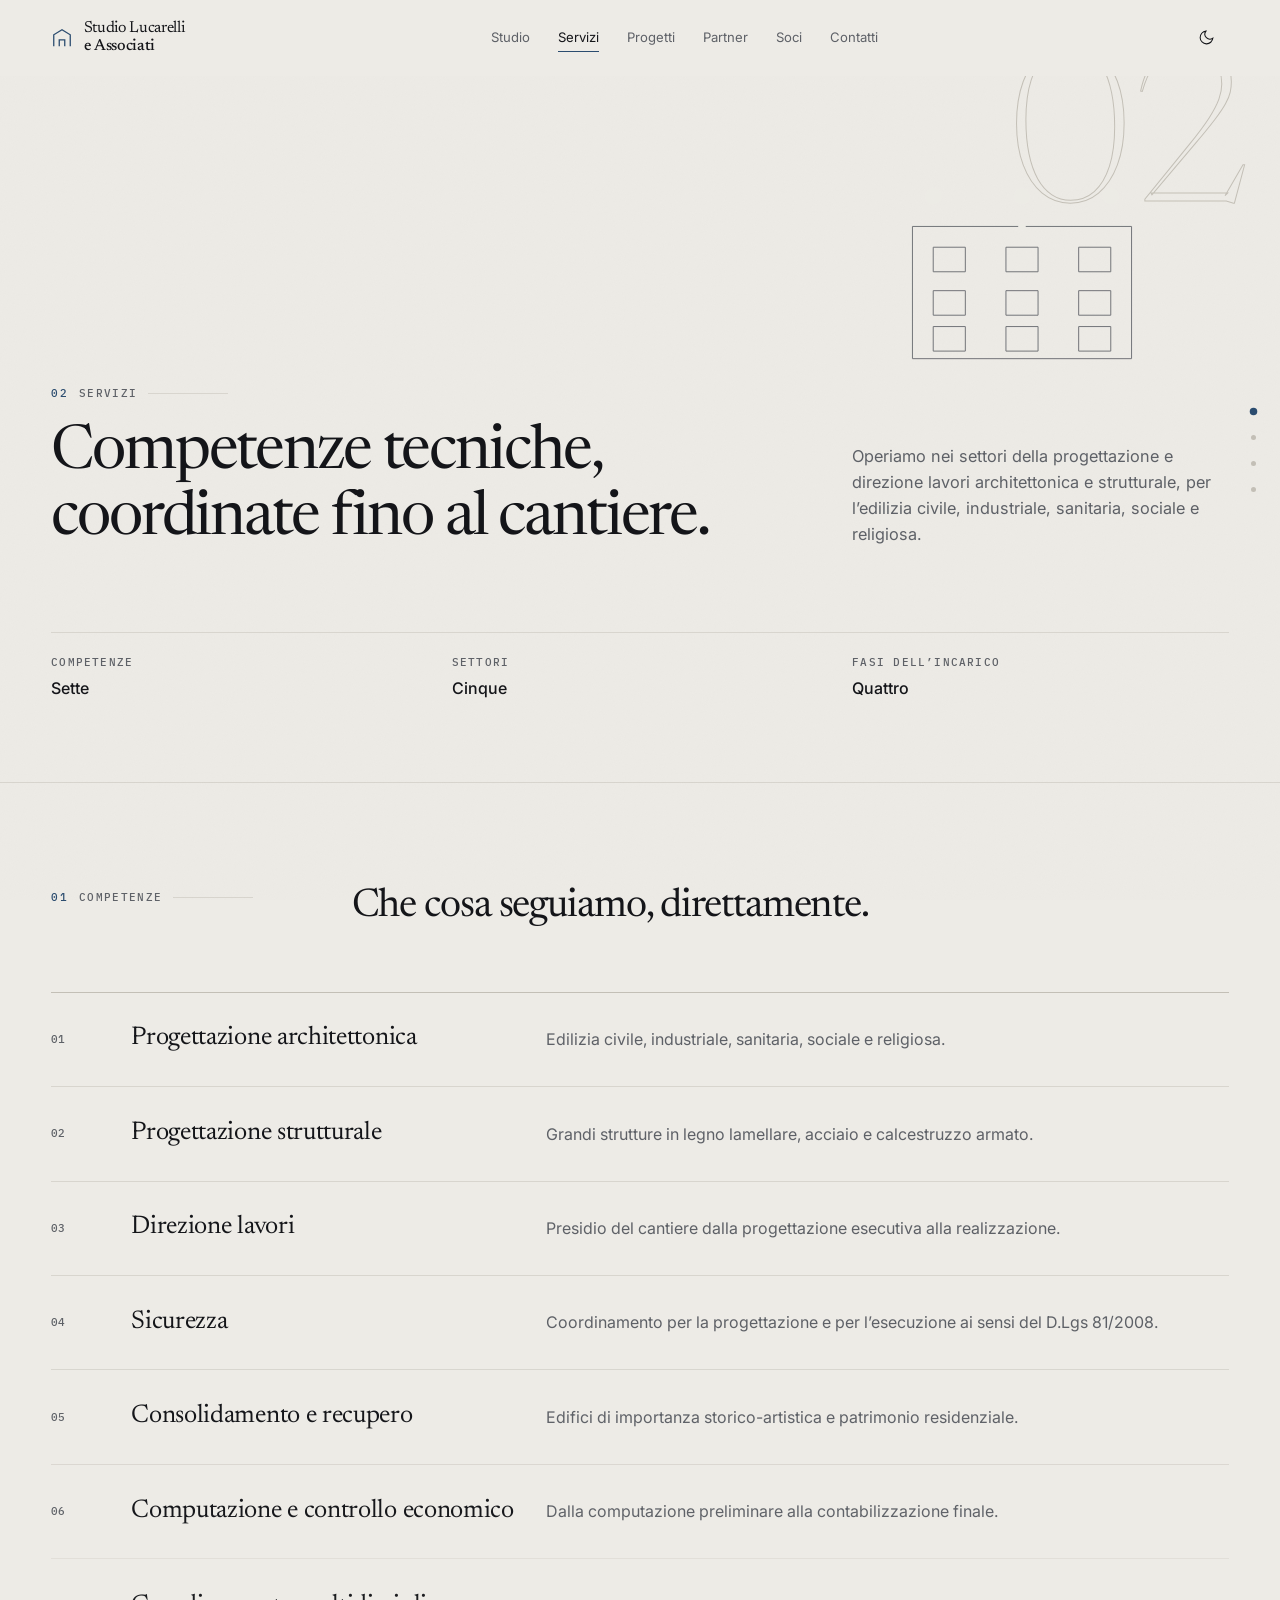
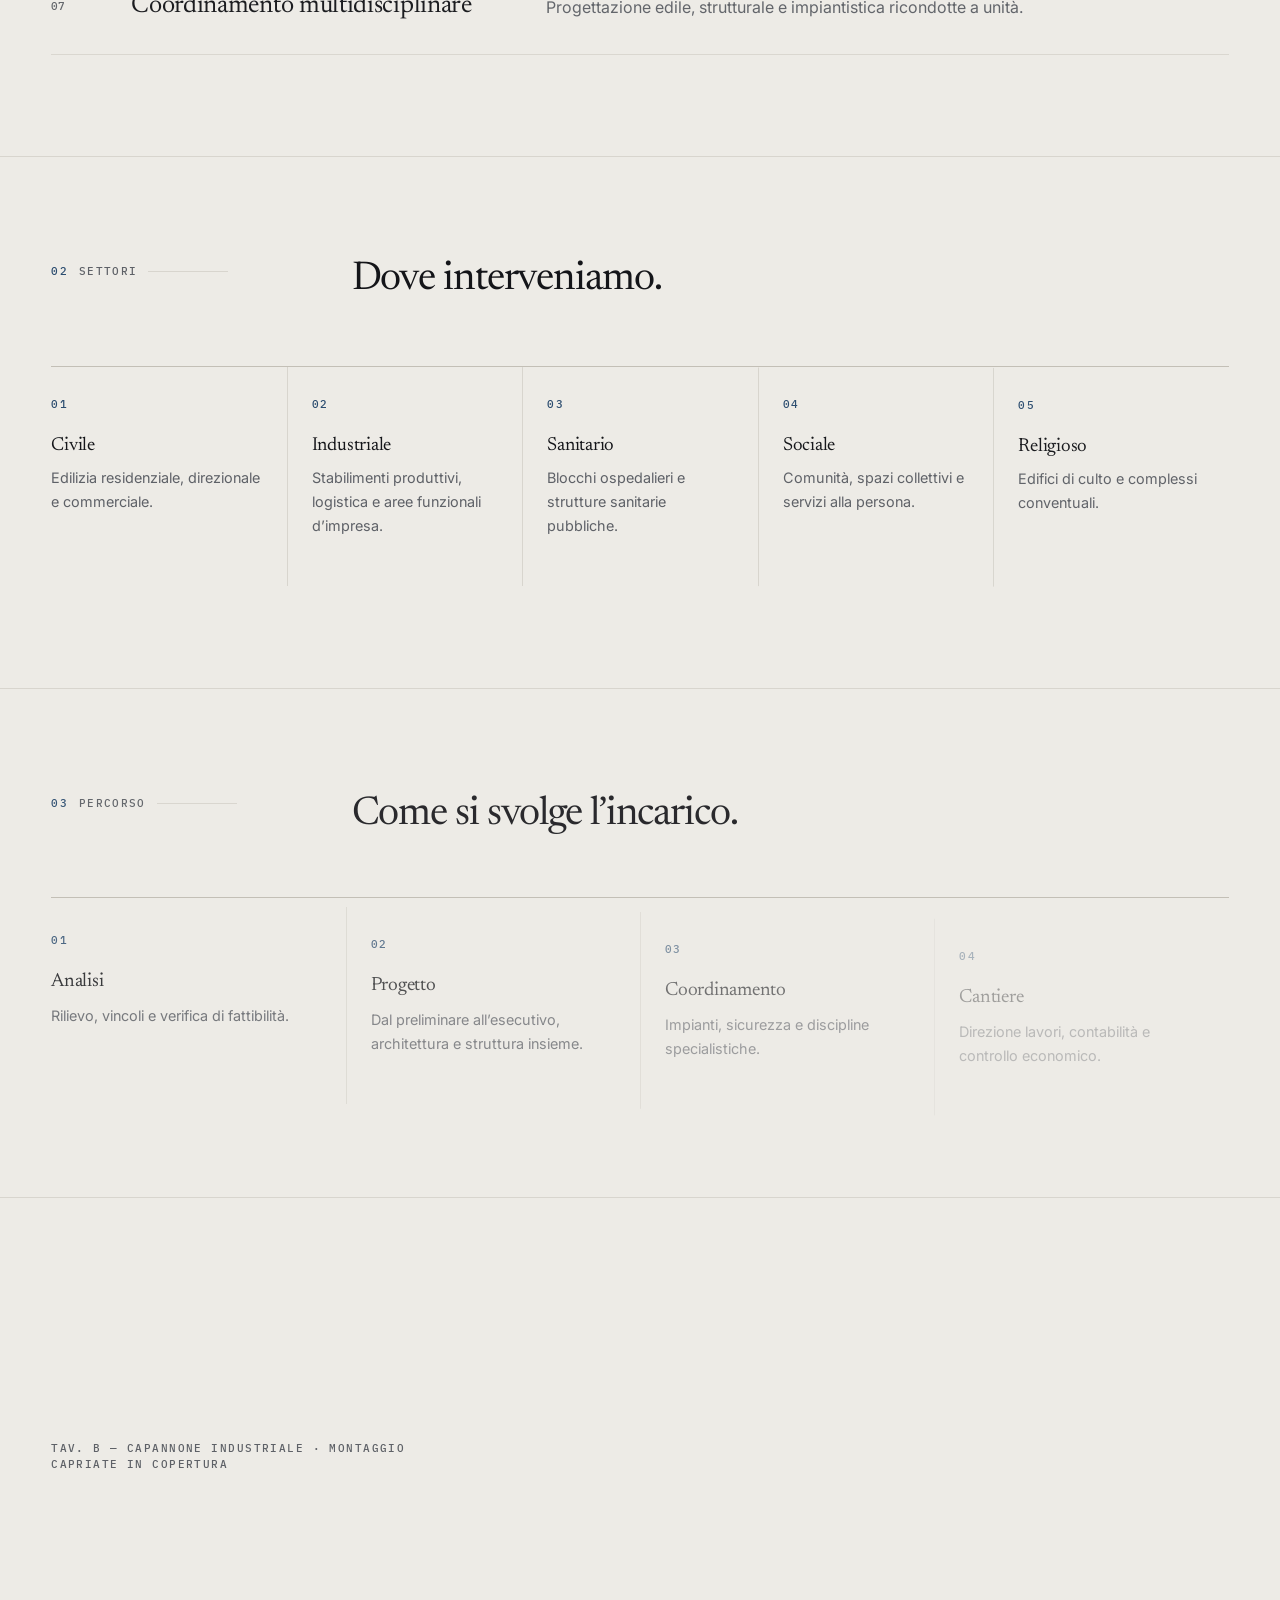
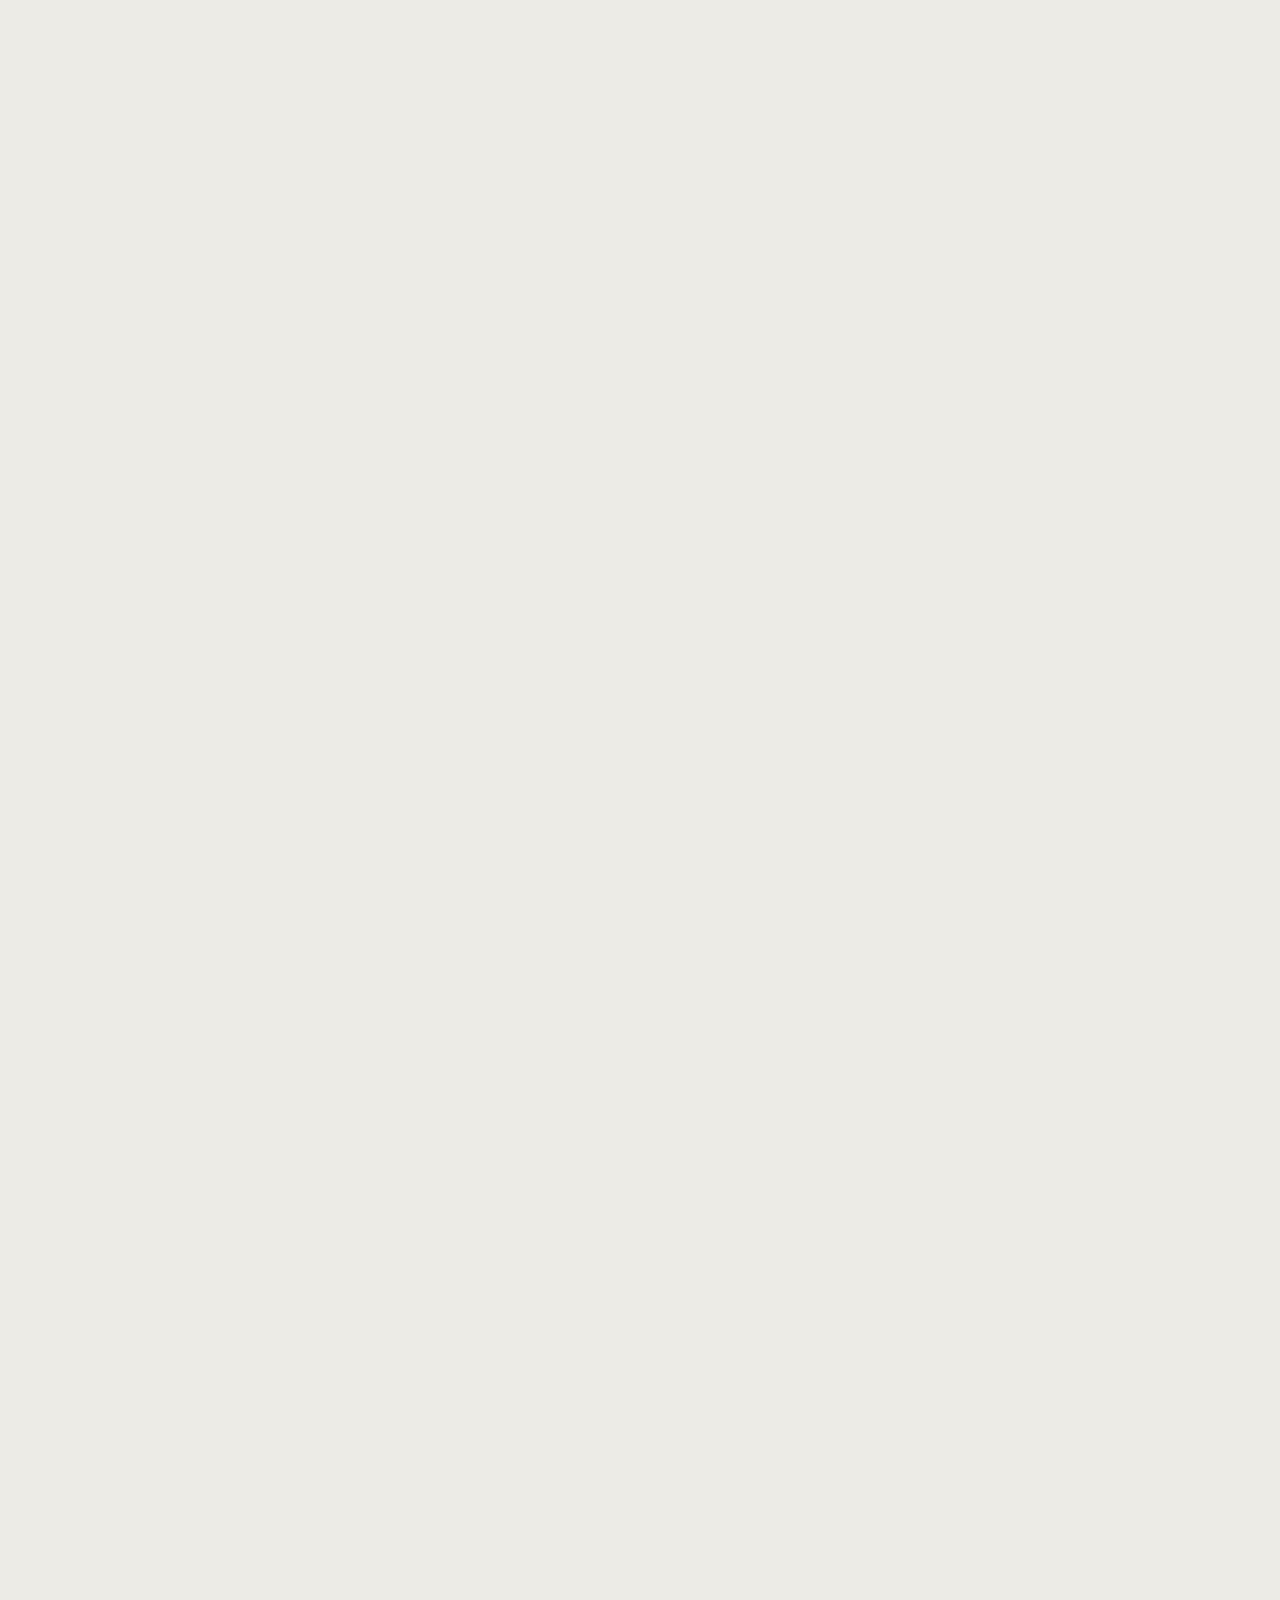
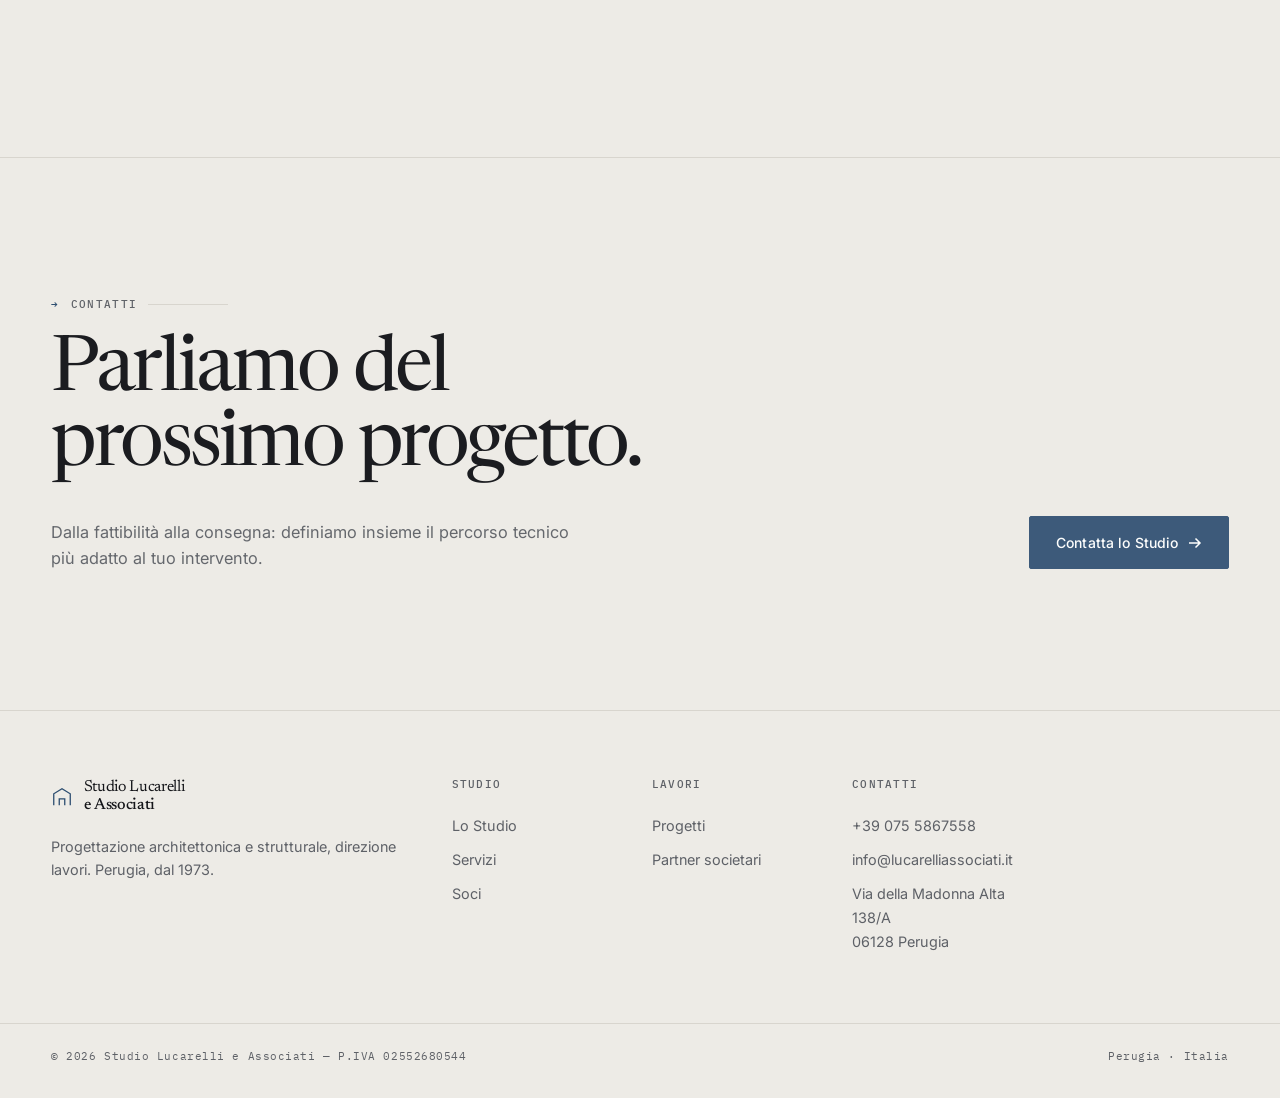
<file: servizi.html>
<!doctype html>
<html lang="it" data-theme="light" class="no-js">
<head>
<meta charset="utf-8">
<meta name="viewport" content="width=device-width, initial-scale=1, viewport-fit=cover">
<meta name="color-scheme" content="light dark">
<title>Servizi — Studio Lucarelli e Associati</title>
<meta name="description" content="Progettazione architettonica e strutturale, direzione lavori, sicurezza, consolidamento, controllo economico e coordinamento multidisciplinare.">
<meta name="theme-color" content="#EDEBE6">
<meta property="og:type" content="website">
<meta property="og:locale" content="it_IT">
<meta property="og:site_name" content="Studio Lucarelli e Associati">
<meta property="og:title" content="Servizi — Studio Lucarelli e Associati">
<meta property="og:description" content="Progettazione architettonica e strutturale, direzione lavori, sicurezza, consolidamento, controllo economico e coordinamento multidisciplinare.">
<meta property="og:url" content="https://www.lucarelliassociati.it/servizi.html">
<meta property="og:image" content="https://www.lucarelliassociati.it/assets/optimized/bentini-hero-1600.jpg">
<meta name="twitter:card" content="summary_large_image">
<link rel="canonical" href="https://www.lucarelliassociati.it/servizi.html">
<link rel="icon" href="assets/favicon.svg" type="image/svg+xml">
<link rel="preconnect" href="https://fonts.googleapis.com">
<link rel="preconnect" href="https://fonts.gstatic.com" crossorigin>
<link href="https://fonts.googleapis.com/css2?family=IBM+Plex+Mono:wght@400;500&family=Inter:wght@400;500;600&family=Newsreader:opsz,wght@6..72,200..500&display=swap" rel="stylesheet">
<script>
(function(){try{var s=localStorage.getItem("sla-theme");var d=window.matchMedia("(prefers-color-scheme: dark)").matches;var t=(s==="dark"||s==="light")?s:(d?"dark":"light");document.documentElement.setAttribute("data-theme",t);var m=document.querySelector('meta[name="theme-color"]');if(m&&t==="dark")m.setAttribute("content","#0D0E10");}catch(e){}})();
</script>
<script type="application/ld+json">
{"@context":"https://schema.org","@type":"ProfessionalService","name":"Studio Lucarelli e Associati","url":"https://www.lucarelliassociati.it/","telephone":"+39 075 5867558","email":"info@lucarelliassociati.it","vatID":"IT02552680544","foundingDate":"1973","address":{"@type":"PostalAddress","streetAddress":"Via della Madonna Alta 138/A","postalCode":"06128","addressLocality":"Perugia","addressCountry":"IT"}}
</script>
<link rel="stylesheet" href="assets/site.css">
</head>
<body>
<a class="skip" href="#main">Vai al contenuto</a>
<div class="sprog" aria-hidden="true"></div>
<div class="cover" aria-hidden="true"></div>
<div class="cur-ring" aria-hidden="true"></div>
<div class="cur-dot" aria-hidden="true"></div>
<header class="site-header">
  <div class="wrap hd">
    <a class="brand" href="index.html" data-link aria-label="Studio Lucarelli e Associati — Home">
      <svg viewBox="0 0 24 24" fill="none" stroke="currentColor" stroke-width="1.4" aria-hidden="true"><path d="M3 21V8.5L12 3l9 5.5V21"/><path d="M9 21v-7h6v7"/></svg>
      <span>Studio Lucarelli<br><b>e Associati</b></span>
    </a>
    <nav class="nav" aria-label="Navigazione principale">
      <a href="studio.html" data-link>Studio</a>
      <a href="servizi.html" data-link aria-current="page">Servizi</a>
      <a href="progetti.html" data-link>Progetti</a>
      <a href="partner.html" data-link>Partner</a>
      <a href="soci.html" data-link>Soci</a>
      <a href="contatti.html" data-link>Contatti</a>
    </nav>
    <div class="hd-act">
      <button class="icon-btn" id="theme-btn" type="button" aria-label="Cambia tema" title="Cambia tema">
        <svg class="ico-moon" viewBox="0 0 24 24" fill="none" stroke="currentColor" stroke-width="1.5" aria-hidden="true"><path d="M21 12.8A9 9 0 1 1 11.2 3a7 7 0 0 0 9.8 9.8Z"/></svg>
        <svg class="ico-sun" viewBox="0 0 24 24" fill="none" stroke="currentColor" stroke-width="1.5" aria-hidden="true"><circle cx="12" cy="12" r="4.2"/><path d="M12 2v2.5M12 19.5V22M2 12h2.5M19.5 12H22M4.9 4.9l1.8 1.8M17.3 17.3l1.8 1.8M19.1 4.9l-1.8 1.8M6.7 17.3l-1.8 1.8"/></svg>
      </button>
      <button class="icon-btn burger" id="menu-btn" type="button" aria-expanded="false" aria-controls="mnav" aria-label="Apri il menu">
        <span><i></i><i></i></span>
      </button>
    </div>
  </div>
</header>
<nav class="mnav" id="mnav" aria-label="Navigazione mobile" hidden>
  <a href="studio.html" data-link><span>01</span>Studio</a>
  <a href="servizi.html" data-link aria-current="page"><span>02</span>Servizi</a>
  <a href="progetti.html" data-link><span>03</span>Progetti</a>
  <a href="partner.html" data-link><span>04</span>Partner</a>
  <a href="soci.html" data-link><span>05</span>Soci</a>
  <a href="contatti.html" data-link><span>06</span>Contatti</a>
</nav>
<main id="main">
<div class="page" data-page="servizi">
  <section class="intro" aria-labelledby="t-servizi">
<span class="intro-num" aria-hidden="true">02</span>
    <div class="wrap">
      <div class="intro-grid">
        <div class="intro-head">
          <p class="eyebrow" data-hero><span class="idx">02</span> Servizi</p>
          <h1 id="t-servizi" class="intro-title" tabindex="-1" data-lines><span class="ln"><i>Competenze tecniche,</i></span><span class="ln"><i>coordinate fino al cantiere.</i></span></h1>
        </div>
        <div class="intro-aside" data-hero>
<div class="intro-fig" aria-hidden="true"><svg class="plate" viewBox="0 0 360 260" aria-hidden="true"><g data-l="0"><rect x="64" y="64" width="232" height="140"/><rect x="86" y="86" width="34" height="26"/><rect x="163" y="86" width="34" height="26"/><rect x="240" y="86" width="34" height="26"/><rect x="86" y="132" width="34" height="26"/><rect x="163" y="132" width="34" height="26"/><rect x="240" y="132" width="34" height="26"/><rect x="86" y="170" width="34" height="26"/><rect x="163" y="170" width="34" height="26"/><rect x="240" y="170" width="34" height="26"/></g><g data-l="1"><path class="dd" d="M86 44V224M180 44V224M274 44V224"/><circle cx="86" cy="32" r="9"/><text x="86" y="35.2" text-anchor="middle">1</text><circle cx="180" cy="32" r="9"/><text x="180" y="35.2" text-anchor="middle">2</text><circle cx="274" cy="32" r="9"/><text x="274" y="35.2" text-anchor="middle">3</text></g><g data-l="2"><path d="M64 236H296"/><path d="M60 240L68 232"/><path d="M176.0 240L184.0 232"/><text x="122.0" y="230" text-anchor="middle">9.90</text><path d="M292.0 240L300.0 232"/><text x="238.0" y="230" text-anchor="middle">9.90</text><path d="M318 64V204"/><path d="M314 68L322 60"/><path d="M314 208.0L322 200.0"/><text x="325" y="137.0">6.10</text><circle class="nd" cx="180" cy="64" r="4"/></g></svg></div>
          <p class="lead">Operiamo nei settori della progettazione e direzione lavori architettonica e strutturale, per l’edilizia civile, industriale, sanitaria, sociale e religiosa.</p>
        </div>
      </div>
      <dl class="intro-rail" data-hero>
        <div><dt>Competenze</dt><dd>Sette</dd></div>
        <div><dt>Settori</dt><dd>Cinque</dd></div>
        <div><dt>Fasi dell’incarico</dt><dd>Quattro</dd></div>
      </dl>
    </div>
  </section>

  <section class="sec rule" aria-labelledby="h-sv-c">
    <div class="wrap">
      <header class="sec-head">
        <p class="eyebrow rv"><span class="idx">01</span> Competenze</p>
        <h2 id="h-sv-c" class="rv-y">Che cosa seguiamo, direttamente.</h2>
      </header>
      <div class="idx-list">
        <article class="idx-item rv-y"><span class="n">01</span><h3>Progettazione architettonica</h3><p>Edilizia civile, industriale, sanitaria, sociale e religiosa.</p></article>
        <article class="idx-item rv-y"><span class="n">02</span><h3>Progettazione strutturale</h3><p>Grandi strutture in legno lamellare, acciaio e calcestruzzo armato.</p></article>
        <article class="idx-item rv-y"><span class="n">03</span><h3>Direzione lavori</h3><p>Presidio del cantiere dalla progettazione esecutiva alla realizzazione.</p></article>
        <article class="idx-item rv-y"><span class="n">04</span><h3>Sicurezza</h3><p>Coordinamento per la progettazione e per l’esecuzione ai sensi del D.Lgs 81/2008.</p></article>
        <article class="idx-item rv-y"><span class="n">05</span><h3>Consolidamento e recupero</h3><p>Edifici di importanza storico-artistica e patrimonio residenziale.</p></article>
        <article class="idx-item rv-y"><span class="n">06</span><h3>Computazione e controllo economico</h3><p>Dalla computazione preliminare alla contabilizzazione finale.</p></article>
        <article class="idx-item rv-y"><span class="n">07</span><h3>Coordinamento multidisciplinare</h3><p>Progettazione edile, strutturale e impiantistica ricondotte a unità.</p></article>
      </div>
    </div>
  </section>

  <section class="sec rule" aria-labelledby="h-sv-s">
    <div class="wrap">
      <header class="sec-head">
        <p class="eyebrow rv"><span class="idx">02</span> Settori</p>
        <h2 id="h-sv-s" class="rv-y">Dove interveniamo.</h2>
      </header>
      <div class="band">
        <div class="rv-y"><span class="n">01</span><h3>Civile</h3><p>Edilizia residenziale, direzionale e commerciale.</p></div>
        <div class="rv-y"><span class="n">02</span><h3>Industriale</h3><p>Stabilimenti produttivi, logistica e aree funzionali d’impresa.</p></div>
        <div class="rv-y"><span class="n">03</span><h3>Sanitario</h3><p>Blocchi ospedalieri e strutture sanitarie pubbliche.</p></div>
        <div class="rv-y"><span class="n">04</span><h3>Sociale</h3><p>Comunità, spazi collettivi e servizi alla persona.</p></div>
        <div class="rv-y"><span class="n">05</span><h3>Religioso</h3><p>Edifici di culto e complessi conventuali.</p></div>
      </div>
    </div>
  </section>

  <section class="sec rule" aria-labelledby="h-sv-f">
    <div class="wrap">
      <header class="sec-head">
        <p class="eyebrow rv"><span class="idx">03</span> Percorso</p>
        <h2 id="h-sv-f" class="rv-y">Come si svolge l’incarico.</h2>
      </header>
      <div class="phases">
        <div class="phase rv-y"><span class="n">01</span><h3>Analisi</h3><p>Rilievo, vincoli e verifica di fattibilità.</p></div>
        <div class="phase rv-y"><span class="n">02</span><h3>Progetto</h3><p>Dal preliminare all’esecutivo, architettura e struttura insieme.</p></div>
        <div class="phase rv-y"><span class="n">03</span><h3>Coordinamento</h3><p>Impianti, sicurezza e discipline specialistiche.</p></div>
        <div class="phase rv-y"><span class="n">04</span><h3>Cantiere</h3><p>Direzione lavori, contabilità e controllo economico.</p></div>
      </div>
    </div>
  </section>

  <div class="plate-band" aria-hidden="true"><div class="plate-stick"><div class="wrap"><p class="plate-cap">Tav. B — Capannone industriale · montaggio capriate in copertura</p><div class="plate-wrap"><svg class="plate" viewBox="0 0 1440 430" aria-hidden="true"><g data-l="0"><path class="fc" d="M600.0 114.5L913.6 295.5L745.7 392.4L432.2 211.4Z"/><path d="M432.2 211.4L441.9 226.2"/><path d="M445.4 219.1L455.1 233.8"/><path d="M458.7 226.7L468.4 241.5"/><path d="M471.9 234.3L481.6 249.1"/><path d="M485.2 242.0L494.9 256.8"/><path d="M498.4 249.6L508.1 264.4"/><path d="M511.7 257.3L521.4 272.1"/><path d="M524.9 264.9L534.6 279.7"/><path d="M538.2 272.6L547.9 287.4"/><path d="M551.4 280.2L561.1 295.0"/><path d="M564.7 287.9L574.4 302.7"/><path d="M577.9 295.5L587.6 310.3"/><path d="M591.2 303.2L600.9 318.0"/><path d="M604.4 310.9L614.1 325.6"/><path d="M617.7 318.5L627.4 333.3"/><path d="M630.9 326.1L640.6 340.9"/><path d="M644.2 333.8L653.9 348.6"/><path d="M657.4 341.4L667.1 356.2"/><path d="M670.7 349.1L680.4 363.9"/><path d="M683.9 356.8L693.6 371.5"/><path d="M697.2 364.4L706.9 379.2"/><path d="M710.4 372.0L720.1 386.8"/><path d="M723.7 379.7L733.4 394.5"/><path d="M736.9 387.4L746.6 402.1"/><path class="fc" d="M610.6 140.0L600.0 146.1L600.0 142.0L610.6 135.9Z"/><path class="fc" d="M589.4 140.0L600.0 146.1L600.0 142.0L589.4 135.9Z"/><path class="fc" d="M600.0 129.8L610.6 135.9L600.0 142.0L589.4 135.9Z"/><path class="fc" d="M663.6 170.6L653.0 176.7L653.0 172.6L663.6 166.5Z"/><path class="fc" d="M642.4 170.6L653.0 176.7L653.0 172.6L642.4 166.5Z"/><path class="fc" d="M653.0 160.4L663.6 166.5L653.0 172.6L642.4 166.5Z"/><path class="fc" d="M716.6 201.2L706.0 207.3L706.0 203.2L716.6 197.1Z"/><path class="fc" d="M695.4 201.2L706.0 207.3L706.0 203.2L695.4 197.1Z"/><path class="fc" d="M706.0 191.0L716.6 197.1L706.0 203.2L695.4 197.1Z"/><path class="fc" d="M486.9 211.4L476.3 217.5L476.3 213.4L486.9 207.3Z"/><path class="fc" d="M465.7 211.4L476.3 217.5L476.3 213.4L465.7 207.3Z"/><path class="fc" d="M476.3 201.2L486.9 207.3L476.3 213.4L465.7 207.3Z"/><path class="fc" d="M769.6 231.8L759.0 237.9L759.0 233.8L769.6 227.7Z"/><path class="fc" d="M748.4 231.8L759.0 237.9L759.0 233.8L748.4 227.7Z"/><path class="fc" d="M759.0 221.6L769.6 227.7L759.0 233.8L748.4 227.7Z"/><path class="fc" d="M539.9 242.0L529.3 248.1L529.3 244.0L539.9 237.9Z"/><path class="fc" d="M518.7 242.0L529.3 248.1L529.3 244.0L518.7 237.9Z"/><path class="fc" d="M529.3 231.8L539.9 237.9L529.3 244.0L518.7 237.9Z"/><path class="fc" d="M822.6 262.4L812.0 268.5L812.0 264.4L822.6 258.3Z"/><path class="fc" d="M801.4 262.4L812.0 268.5L812.0 264.4L801.4 258.3Z"/><path class="fc" d="M812.0 252.2L822.6 258.3L812.0 264.4L801.4 258.3Z"/><path class="fc" d="M592.9 272.6L582.3 278.7L582.3 274.6L592.9 268.5Z"/><path class="fc" d="M571.7 272.6L582.3 278.7L582.3 274.6L571.7 268.5Z"/><path class="fc" d="M582.3 262.4L592.9 268.5L582.3 274.6L571.7 268.5Z"/><path class="fc" d="M875.6 293.0L865.0 299.1L865.0 295.0L875.6 288.9Z"/><path class="fc" d="M854.4 293.0L865.0 299.1L865.0 295.0L854.4 288.9Z"/><path class="fc" d="M865.0 282.8L875.6 288.9L865.0 295.0L854.4 288.9Z"/><path class="fc" d="M645.9 303.2L635.3 309.3L635.3 305.2L645.9 299.1Z"/><path class="fc" d="M624.7 303.2L635.3 309.3L635.3 305.2L624.7 299.1Z"/><path class="fc" d="M635.3 293.0L645.9 299.1L635.3 305.2L624.7 299.1Z"/><path class="fc" d="M698.9 333.8L688.3 339.9L688.3 335.8L698.9 329.7Z"/><path class="fc" d="M677.7 333.8L688.3 339.9L688.3 335.8L677.7 329.7Z"/><path class="fc" d="M688.3 323.6L698.9 329.7L688.3 335.8L677.7 329.7Z"/><path class="fc" d="M751.9 364.4L741.3 370.5L741.3 366.4L751.9 360.3Z"/><path class="fc" d="M730.7 364.4L741.3 370.5L741.3 366.4L730.7 360.3Z"/><path class="fc" d="M741.3 354.2L751.9 360.3L741.3 366.4L730.7 360.3Z"/></g><g data-l="1"><path class="fc" d="M604.4 135.9L600.0 138.5L600.0 85.4L604.4 82.9Z"/><path class="fc" d="M595.6 135.9L600.0 138.5L600.0 85.4L595.6 82.9Z"/><path class="fc" d="M600.0 80.3L604.4 82.9L600.0 85.4L595.6 82.9Z"/><path class="fc" d="M657.4 166.5L653.0 169.1L653.0 116.0L657.4 113.5Z"/><path class="fc" d="M648.6 166.5L653.0 169.1L653.0 116.0L648.6 113.5Z"/><path class="fc" d="M653.0 110.9L657.4 113.5L653.0 116.0L648.6 113.5Z"/><path class="fc" d="M710.4 197.1L706.0 199.7L706.0 146.6L710.4 144.1Z"/><path class="fc" d="M701.6 197.1L706.0 199.7L706.0 146.6L701.6 144.1Z"/><path class="fc" d="M706.0 141.5L710.4 144.1L706.0 146.6L701.6 144.1Z"/><path class="fc" d="M480.8 207.3L476.3 209.9L476.3 156.8L480.8 154.3Z"/><path class="fc" d="M471.9 207.3L476.3 209.9L476.3 156.8L471.9 154.3Z"/><path class="fc" d="M476.3 151.7L480.8 154.3L476.3 156.8L471.9 154.3Z"/><path class="fc" d="M763.4 227.7L759.0 230.3L759.0 177.2L763.4 174.7Z"/><path class="fc" d="M754.6 227.7L759.0 230.3L759.0 177.2L754.6 174.7Z"/><path class="fc" d="M759.0 172.1L763.4 174.7L759.0 177.2L754.6 174.7Z"/><path class="fc" d="M533.8 237.9L529.3 240.5L529.3 187.4L533.8 184.9Z"/><path class="fc" d="M524.9 237.9L529.3 240.5L529.3 187.4L524.9 184.9Z"/><path class="fc" d="M529.3 182.3L533.8 184.9L529.3 187.4L524.9 184.9Z"/><path class="fc" d="M816.4 258.3L812.0 260.9L812.0 207.8L816.4 205.3Z"/><path class="fc" d="M807.6 258.3L812.0 260.9L812.0 207.8L807.6 205.3Z"/><path class="fc" d="M812.0 202.7L816.4 205.3L812.0 207.8L807.6 205.3Z"/><path class="fc" d="M586.8 268.5L582.3 271.1L582.3 218.0L586.8 215.5Z"/><path class="fc" d="M577.9 268.5L582.3 271.1L582.3 218.0L577.9 215.5Z"/><path class="fc" d="M582.3 212.9L586.8 215.5L582.3 218.0L577.9 215.5Z"/><path class="fc" d="M869.4 288.9L865.0 291.5L865.0 238.4L869.4 235.9Z"/><path class="fc" d="M860.6 288.9L865.0 291.5L865.0 238.4L860.6 235.9Z"/><path class="fc" d="M865.0 233.3L869.4 235.9L865.0 238.4L860.6 235.9Z"/><path class="fc" d="M639.7 299.1L635.3 301.7L635.3 248.6L639.7 246.1Z"/><path class="fc" d="M630.9 299.1L635.3 301.7L635.3 248.6L630.9 246.1Z"/><path class="fc" d="M635.3 243.5L639.7 246.1L635.3 248.6L630.9 246.1Z"/><path class="fc" d="M692.7 329.7L688.3 332.3L688.3 279.2L692.7 276.7Z"/><path class="fc" d="M683.9 329.7L688.3 332.3L688.3 279.2L683.9 276.7Z"/><path class="fc" d="M688.3 274.1L692.7 276.7L688.3 279.2L683.9 276.7Z"/><path class="fc" d="M745.7 360.3L741.3 362.9L741.3 309.8L745.7 307.3Z"/><path class="fc" d="M736.9 360.3L741.3 362.9L741.3 309.8L736.9 307.3Z"/><path class="fc" d="M741.3 304.7L745.7 307.3L741.3 309.8L736.9 307.3Z"/><path d="M600.0 82.9L865.0 235.9"/><path d="M476.3 154.3L741.3 307.3"/></g><g data-l="2"><path d="M600.0 82.9L476.3 154.3"/><path d="M600.0 82.9L538.2 92.1"/><path d="M476.3 154.3L538.2 92.1"/><path d="M538.2 118.6L538.2 92.1"/><path d="M569.1 100.7L538.2 92.1"/><path d="M507.3 136.4L538.2 92.1"/><circle class="nd" cx="538.2" cy="92.1" r="3.5"/><path d="M653.0 113.5L529.3 184.9"/><path d="M653.0 113.5L591.2 122.7"/><path d="M529.3 184.9L591.2 122.7"/><path d="M591.2 149.2L591.2 122.7"/><path d="M622.1 131.3L591.2 122.7"/><path d="M560.3 167.0L591.2 122.7"/><circle class="nd" cx="591.2" cy="122.7" r="3.5"/><path d="M706.0 144.1L582.3 215.5"/><path d="M706.0 144.1L644.2 153.3"/><path d="M582.3 215.5L644.2 153.3"/><path d="M644.2 179.8L644.2 153.3"/><path d="M675.1 161.9L644.2 153.3"/><path d="M613.2 197.6L644.2 153.3"/><circle class="nd" cx="644.2" cy="153.3" r="3.5"/><path d="M759.0 174.7L635.3 246.1"/><path d="M759.0 174.7L697.2 183.9"/><path d="M635.3 246.1L697.2 183.9"/><path d="M697.2 210.4L697.2 183.9"/><path d="M728.1 192.5L697.2 183.9"/><path d="M666.2 228.2L697.2 183.9"/><circle class="nd" cx="697.2" cy="183.9" r="3.5"/><path d="M812.0 205.3L688.3 276.7"/><path d="M812.0 205.3L750.2 214.5"/><path d="M688.3 276.7L750.2 214.5"/><path d="M750.2 241.0L750.2 214.5"/><path d="M781.1 223.1L750.2 214.5"/><path d="M719.2 258.8L750.2 214.5"/><circle class="nd" cx="750.2" cy="214.5" r="3.5"/><path d="M865.0 235.9L741.3 307.3"/><path d="M865.0 235.9L803.2 245.1"/><path d="M741.3 307.3L803.2 245.1"/><path d="M803.2 271.6L803.2 245.1"/><path d="M834.1 253.7L803.2 245.1"/><path d="M772.2 289.4L803.2 245.1"/><circle class="nd" cx="803.2" cy="245.1" r="3.5"/><path d="M522.7 107.6L787.7 260.6"/><path d="M553.6 89.8L818.6 242.8"/><path d="M507.3 123.2L772.2 276.2"/><path d="M569.1 87.5L834.1 240.5"/><path d="M491.8 138.7L756.8 291.7"/><path d="M584.5 85.2L849.5 238.2"/><path d="M476.3 154.3L741.3 307.3"/><path d="M600.0 82.9L865.0 235.9"/></g><g data-l="3"><path class="fc" d="M476.3 154.3L741.3 307.3L803.2 245.1L538.2 92.1Z"/><path class="fc" d="M538.2 92.1L644.2 153.3L706.0 144.1L600.0 82.9Z"/><path d="M706.0 144.1L644.2 153.3"/></g><g data-l="4"><path d="M900.3 344.0L900.3 180.8"/><path d="M909.2 349.1L909.2 185.9"/><path d="M900.3 344.0L909.2 328.7"/><path d="M909.2 349.1L900.3 323.6"/><path d="M900.3 323.6L909.2 308.3"/><path d="M909.2 328.7L900.3 303.2"/><path d="M900.3 303.2L909.2 287.9"/><path d="M909.2 308.3L900.3 282.8"/><path d="M900.3 282.8L909.2 267.5"/><path d="M909.2 287.9L900.3 262.4"/><path d="M900.3 262.4L909.2 247.1"/><path d="M909.2 267.5L900.3 242.0"/><path d="M900.3 242.0L909.2 226.7"/><path d="M909.2 247.1L900.3 221.6"/><path d="M900.3 221.6L909.2 206.3"/><path d="M909.2 226.7L900.3 201.2"/><path d="M900.3 201.2L909.2 185.9"/><path d="M909.2 206.3L900.3 180.8"/><path d="M904.7 183.3L1019.6 121.1"/><path d="M904.7 167.0L979.8 142.0"/><path d="M904.7 167.0L872.9 203.7"/><path d="M904.7 183.3L869.4 206.8"/><path d="M904.7 183.3L904.7 167.0"/><path class="fc" d="M880.9 218.5L870.3 224.7L870.3 213.4L880.9 207.3Z"/><path class="fc" d="M861.5 219.6L870.3 224.7L870.3 213.4L861.5 208.3Z"/><path class="fc" d="M872.1 202.2L880.9 207.3L870.3 213.4L861.5 208.3Z"/><path class="nd" d="M997.5 133.4L997.5 189.0"/><path class="ndf" d="M997.5 189.0l-4 7h8z"/><path class="dd" d="M449.0 227.2L436.6 234.3"/><circle cx="431.3" cy="237.4" r="9"/><text text-anchor="middle" x="431" y="241">A</text><path class="dd" d="M502.0 257.8L489.6 264.9"/><circle cx="484.3" cy="268.0" r="9"/><text text-anchor="middle" x="484" y="271">B</text><path class="dd" d="M555.0 288.4L542.6 295.5"/><circle cx="537.3" cy="298.6" r="9"/><text text-anchor="middle" x="537" y="302">C</text><path class="dd" d="M607.9 319.0L595.6 326.1"/><circle cx="590.3" cy="329.2" r="9"/><text text-anchor="middle" x="590" y="332">D</text><path class="dd" d="M660.9 349.6L648.6 356.8"/><circle cx="643.3" cy="359.8" r="9"/><text text-anchor="middle" x="643" y="363">E</text><path class="dd" d="M713.9 380.2L701.6 387.4"/><circle cx="696.3" cy="390.4" r="9"/><text text-anchor="middle" x="696" y="394">F</text><path d="M395.1 258.3L660.1 411.3"/><path d="M391.1 262.3L399.1 254.3"/><path d="M656.1 415.3L664.1 407.3"/><text text-anchor="middle" x="528" y="351">5 × 6.00</text><path d="M913.6 291.5h20"/><path d="M920.6 291.5l4 -7l4 7z"/><text x="940" y="294">±0.00</text><path d="M913.6 238.4h20"/><path d="M920.6 238.4l4 -7l4 7z"/><text x="940" y="241">+5.60</text><path d="M913.6 211.9h20"/><path d="M920.6 211.9l4 -7l4 7z"/><text x="940" y="215">+8.20</text></g></svg></div></div></div></div>
</div>
</main>
<section class="cta" id="cta" aria-labelledby="h-cta">
  <div class="wrap cta-in">
    <div class="cta-head">
      <p class="eyebrow rv"><span class="idx">→</span> Contatti</p>
      <h2 id="h-cta" class="rv-y">Parliamo del prossimo progetto.</h2>
      <p class="lead rv-y">Dalla fattibilità alla consegna: definiamo insieme il percorso tecnico più adatto al tuo intervento.</p>
    </div>
    <div class="cta-act rv"><a class="btn btn-primary" href="contatti.html" data-link><span>Contatta lo Studio</span><svg class="arw" viewBox="0 0 14 14" fill="none" stroke="currentColor" stroke-width="1.5" aria-hidden="true"><path d="M1 7h11M7.5 2.5 12 7l-4.5 4.5"/></svg></a></div>
  </div>
</section>
<footer class="site-footer">
  <div class="wrap ft">
    <div class="ft-brand">
      <a class="brand" href="index.html" data-link>
        <svg viewBox="0 0 24 24" fill="none" stroke="currentColor" stroke-width="1.4" aria-hidden="true"><path d="M3 21V8.5L12 3l9 5.5V21"/><path d="M9 21v-7h6v7"/></svg>
        <span>Studio Lucarelli<br><b>e Associati</b></span>
      </a>
      <p>Progettazione architettonica e strutturale, direzione lavori. Perugia, dal 1973.</p>
    </div>
    <nav class="ft-col" aria-label="Studio">
      <h4>Studio</h4>
      <a href="studio.html" data-link>Lo Studio</a>
      <a href="servizi.html" data-link>Servizi</a>
      <a href="soci.html" data-link>Soci</a>
    </nav>
    <nav class="ft-col" aria-label="Lavori">
      <h4>Lavori</h4>
      <a href="progetti.html" data-link>Progetti</a>
      <a href="partner.html" data-link>Partner societari</a>
    </nav>
    <div class="ft-col">
      <h4>Contatti</h4>
      <a href="tel:+390755867558">+39 075 5867558</a>
      <a href="mailto:info@lucarelliassociati.it">info@lucarelliassociati.it</a>
      <span>Via della Madonna Alta 138/A<br>06128 Perugia</span>
    </div>
  </div>
  <div class="wrap ft-bot">
    <span>© <span id="yr">2026</span> Studio Lucarelli e Associati — P.IVA 02552680544</span>
    <span>Perugia · Italia</span>
  </div>
</footer>
<dialog class="dlg" id="dlg" aria-labelledby="dlg-title">
  <button class="dlg-close" type="button" id="dlg-close" aria-label="Chiudi scheda progetto"><svg viewBox="0 0 14 14" fill="none" stroke="currentColor" stroke-width="1.5" aria-hidden="true"><path d="M1.5 1.5l11 11M12.5 1.5l-11 11"/></svg></button>
  <div class="dlg-in">
    <div class="dlg-media" id="dlg-media"><span class="ph">Immagine non disponibile</span></div>
    <div class="dlg-body">
      <p class="eyebrow" id="dlg-cat"></p>
      <h2 id="dlg-title"></h2>
      <dl class="dlg-data">
        <div><dt>Committente</dt><dd id="dlg-client"></dd></div>
        <div><dt>Località</dt><dd id="dlg-place"></dd></div>
        <div><dt>Intervento</dt><dd id="dlg-desc"></dd></div>
      </dl>
    </div>
  </div>
</dialog>
<nav class="rail" aria-label="Sezioni della pagina"></nav>
<script src="assets/vendor/lenis.min.js"></script>
<script src="assets/vendor/gsap.min.js"></script>
<script src="assets/vendor/ScrollTrigger.min.js"></script>
<script src="assets/site.js"></script>
</body>
</html>
</file>
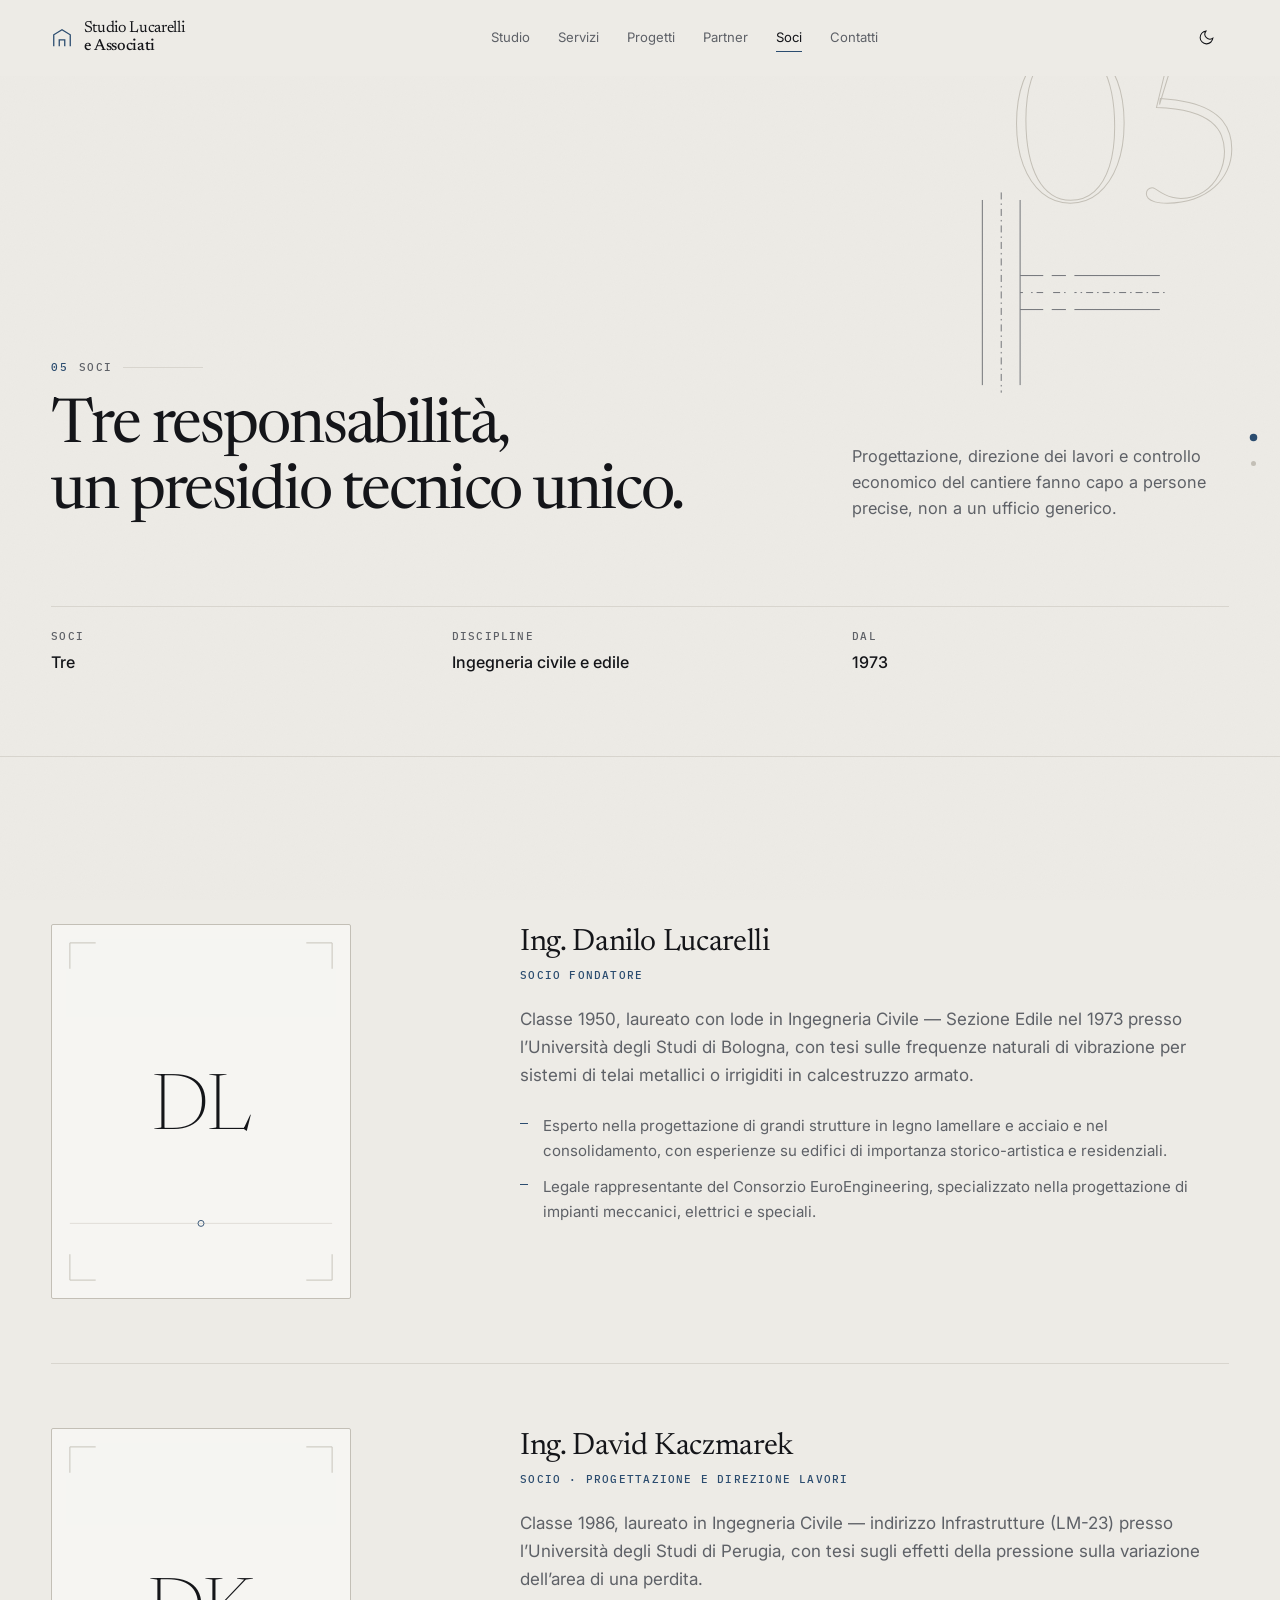
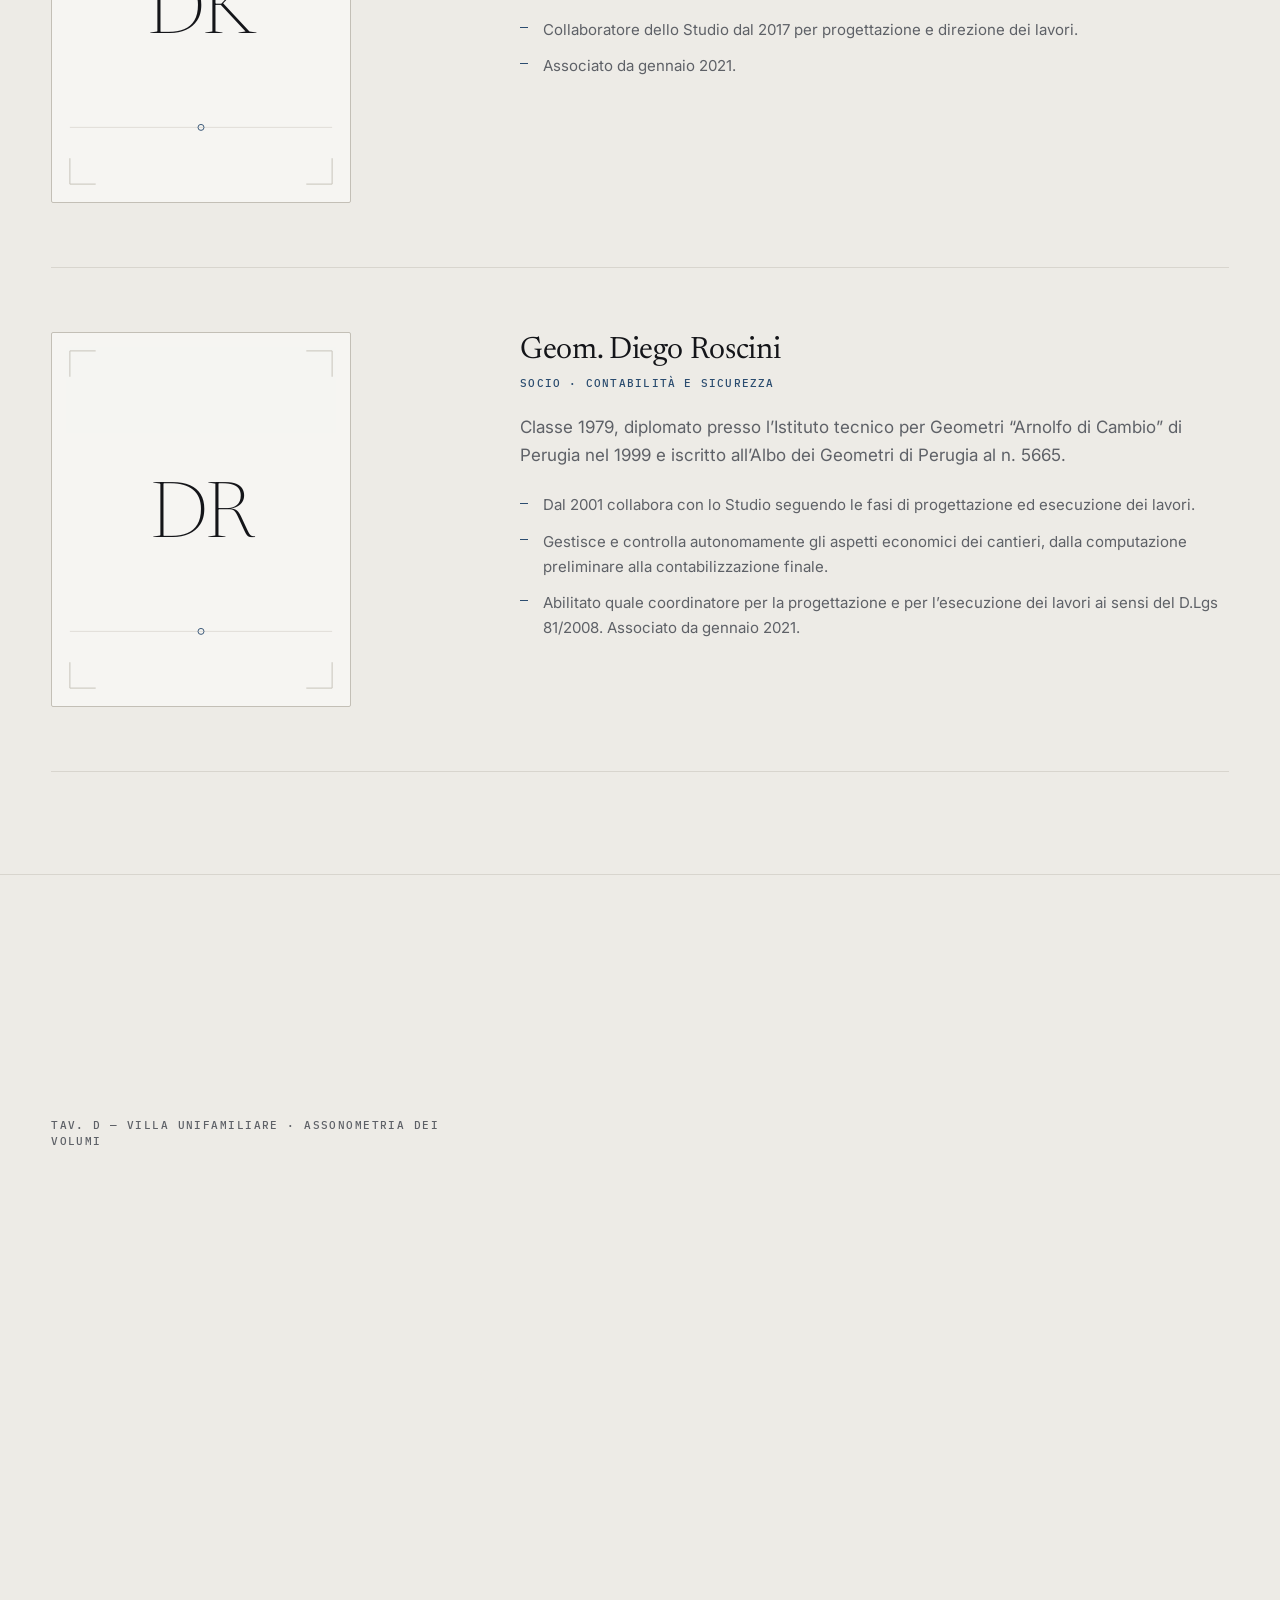
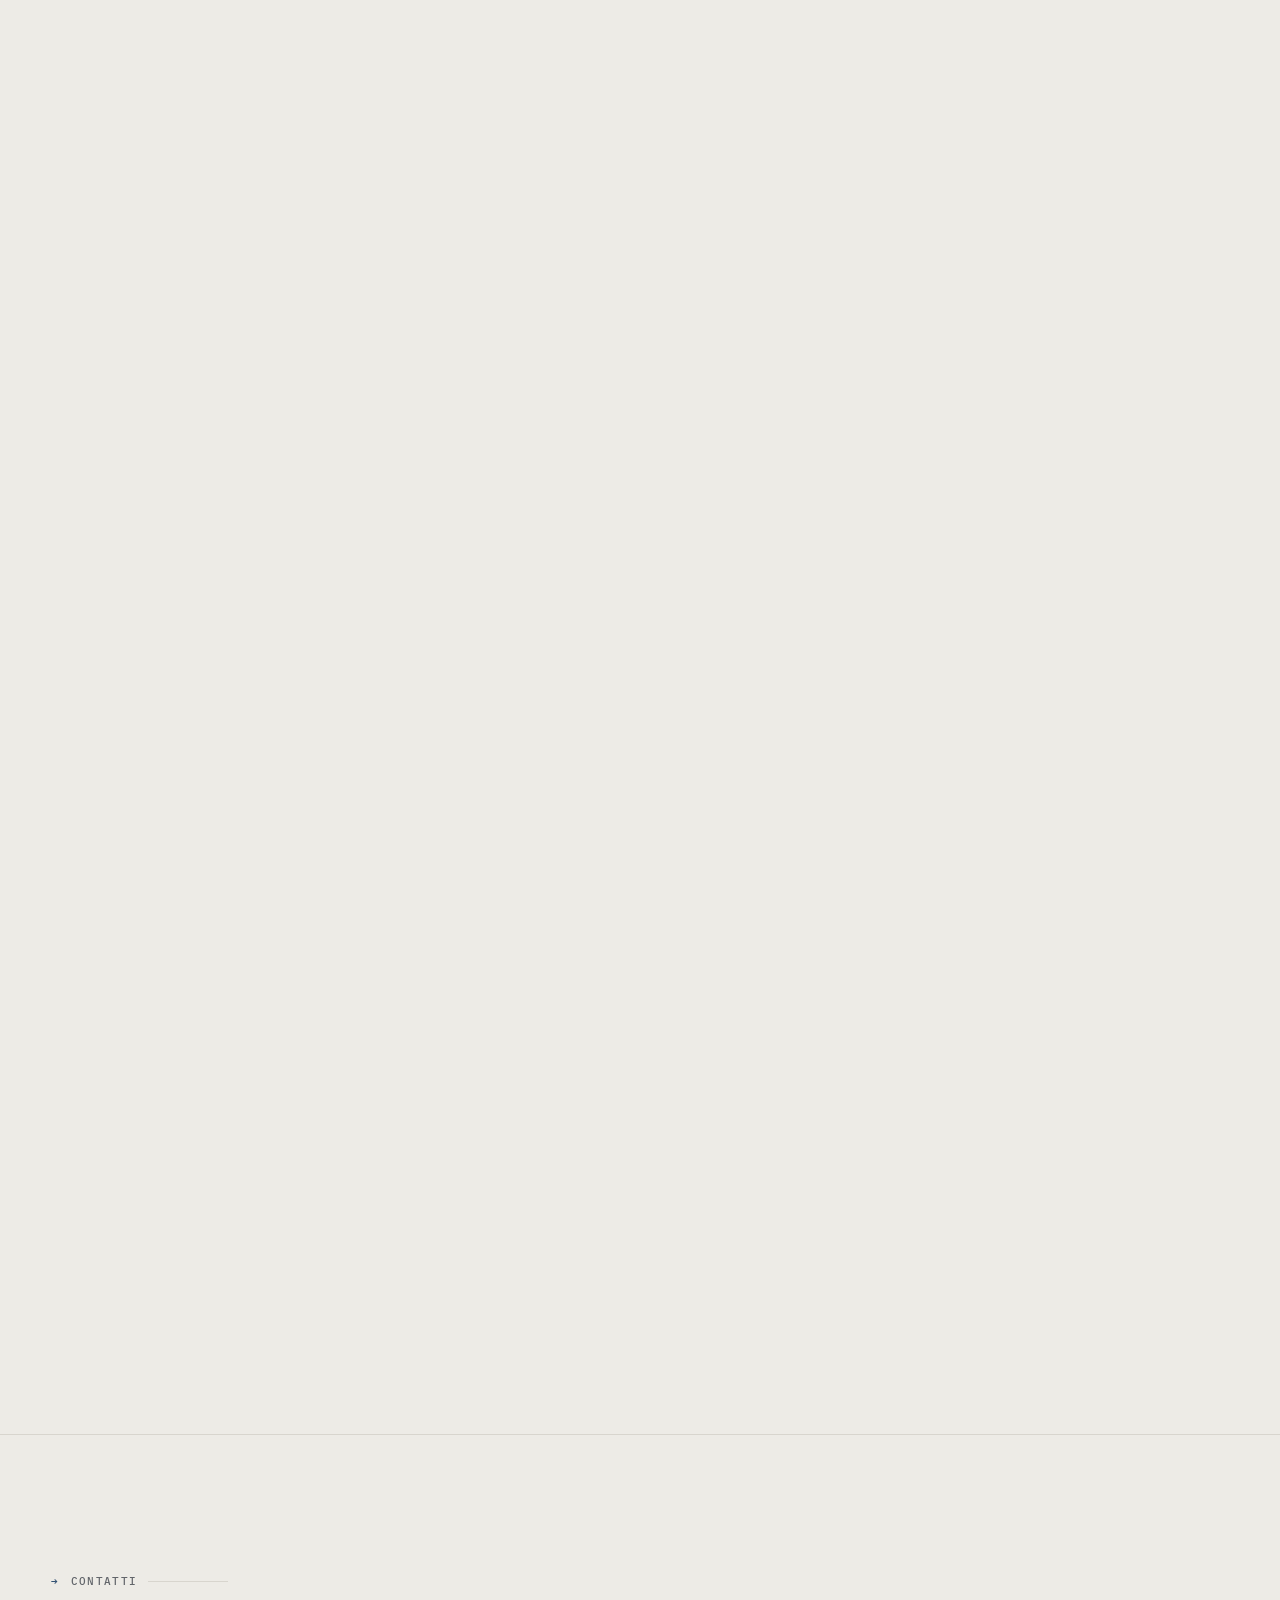
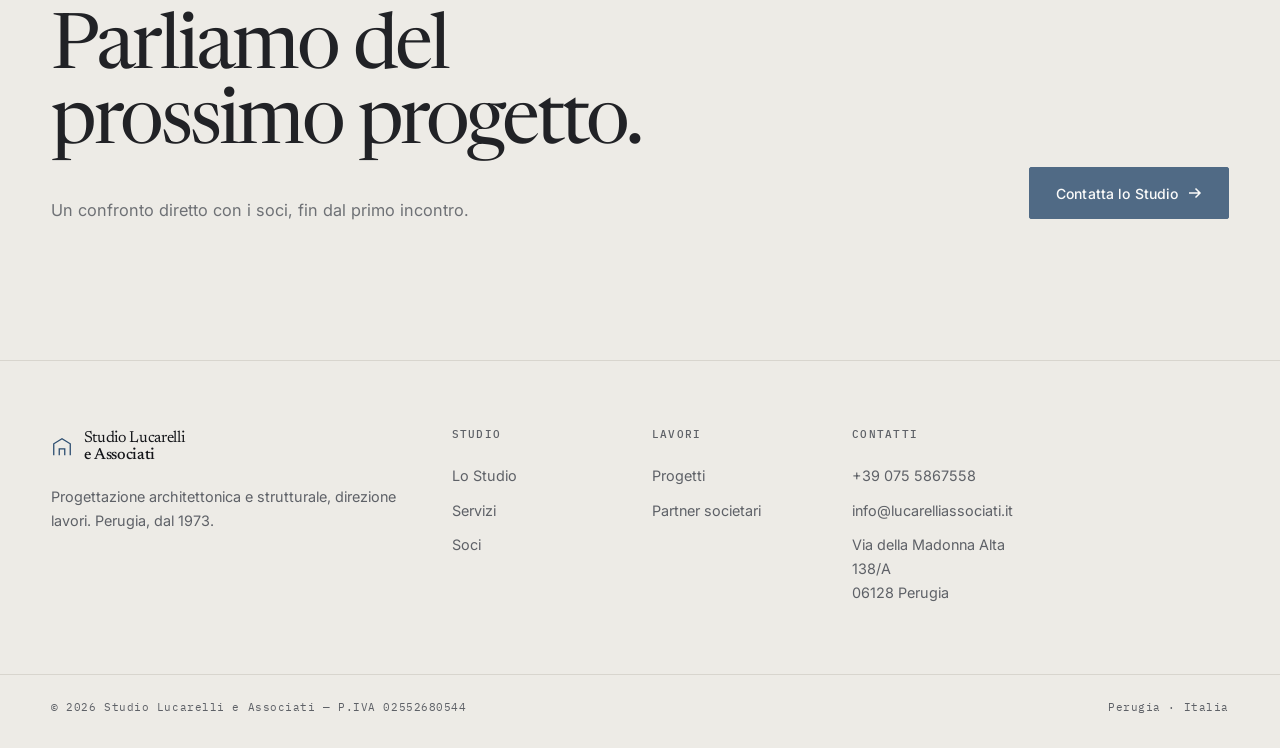
<file: soci.html>
<!doctype html>
<html lang="it" data-theme="light" class="no-js">
<head>
<meta charset="utf-8">
<meta name="viewport" content="width=device-width, initial-scale=1, viewport-fit=cover">
<meta name="color-scheme" content="light dark">
<title>Soci — Studio Lucarelli e Associati</title>
<meta name="description" content="Danilo Lucarelli, David Kaczmarek e Diego Roscini: progettazione, direzione lavori e controllo economico del cantiere.">
<meta name="theme-color" content="#EDEBE6">
<meta property="og:type" content="website">
<meta property="og:locale" content="it_IT">
<meta property="og:site_name" content="Studio Lucarelli e Associati">
<meta property="og:title" content="Soci — Studio Lucarelli e Associati">
<meta property="og:description" content="Danilo Lucarelli, David Kaczmarek e Diego Roscini: progettazione, direzione lavori e controllo economico del cantiere.">
<meta property="og:url" content="https://www.lucarelliassociati.it/soci.html">
<meta property="og:image" content="https://www.lucarelliassociati.it/assets/optimized/bentini-hero-1600.jpg">
<meta name="twitter:card" content="summary_large_image">
<link rel="canonical" href="https://www.lucarelliassociati.it/soci.html">
<link rel="icon" href="assets/favicon.svg" type="image/svg+xml">
<link rel="preconnect" href="https://fonts.googleapis.com">
<link rel="preconnect" href="https://fonts.gstatic.com" crossorigin>
<link href="https://fonts.googleapis.com/css2?family=IBM+Plex+Mono:wght@400;500&family=Inter:wght@400;500;600&family=Newsreader:opsz,wght@6..72,200..500&display=swap" rel="stylesheet">
<script>
(function(){try{var s=localStorage.getItem("sla-theme");var d=window.matchMedia("(prefers-color-scheme: dark)").matches;var t=(s==="dark"||s==="light")?s:(d?"dark":"light");document.documentElement.setAttribute("data-theme",t);var m=document.querySelector('meta[name="theme-color"]');if(m&&t==="dark")m.setAttribute("content","#0D0E10");}catch(e){}})();
</script>
<script type="application/ld+json">
{"@context":"https://schema.org","@type":"ProfessionalService","name":"Studio Lucarelli e Associati","url":"https://www.lucarelliassociati.it/","telephone":"+39 075 5867558","email":"info@lucarelliassociati.it","vatID":"IT02552680544","foundingDate":"1973","address":{"@type":"PostalAddress","streetAddress":"Via della Madonna Alta 138/A","postalCode":"06128","addressLocality":"Perugia","addressCountry":"IT"}}
</script>
<link rel="stylesheet" href="assets/site.css">
</head>
<body>
<a class="skip" href="#main">Vai al contenuto</a>
<div class="sprog" aria-hidden="true"></div>
<div class="cover" aria-hidden="true"></div>
<div class="cur-ring" aria-hidden="true"></div>
<div class="cur-dot" aria-hidden="true"></div>
<header class="site-header">
  <div class="wrap hd">
    <a class="brand" href="index.html" data-link aria-label="Studio Lucarelli e Associati — Home">
      <svg viewBox="0 0 24 24" fill="none" stroke="currentColor" stroke-width="1.4" aria-hidden="true"><path d="M3 21V8.5L12 3l9 5.5V21"/><path d="M9 21v-7h6v7"/></svg>
      <span>Studio Lucarelli<br><b>e Associati</b></span>
    </a>
    <nav class="nav" aria-label="Navigazione principale">
      <a href="studio.html" data-link>Studio</a>
      <a href="servizi.html" data-link>Servizi</a>
      <a href="progetti.html" data-link>Progetti</a>
      <a href="partner.html" data-link>Partner</a>
      <a href="soci.html" data-link aria-current="page">Soci</a>
      <a href="contatti.html" data-link>Contatti</a>
    </nav>
    <div class="hd-act">
      <button class="icon-btn" id="theme-btn" type="button" aria-label="Cambia tema" title="Cambia tema">
        <svg class="ico-moon" viewBox="0 0 24 24" fill="none" stroke="currentColor" stroke-width="1.5" aria-hidden="true"><path d="M21 12.8A9 9 0 1 1 11.2 3a7 7 0 0 0 9.8 9.8Z"/></svg>
        <svg class="ico-sun" viewBox="0 0 24 24" fill="none" stroke="currentColor" stroke-width="1.5" aria-hidden="true"><circle cx="12" cy="12" r="4.2"/><path d="M12 2v2.5M12 19.5V22M2 12h2.5M19.5 12H22M4.9 4.9l1.8 1.8M17.3 17.3l1.8 1.8M19.1 4.9l-1.8 1.8M6.7 17.3l-1.8 1.8"/></svg>
      </button>
      <button class="icon-btn burger" id="menu-btn" type="button" aria-expanded="false" aria-controls="mnav" aria-label="Apri il menu">
        <span><i></i><i></i></span>
      </button>
    </div>
  </div>
</header>
<nav class="mnav" id="mnav" aria-label="Navigazione mobile" hidden>
  <a href="studio.html" data-link><span>01</span>Studio</a>
  <a href="servizi.html" data-link><span>02</span>Servizi</a>
  <a href="progetti.html" data-link><span>03</span>Progetti</a>
  <a href="partner.html" data-link><span>04</span>Partner</a>
  <a href="soci.html" data-link aria-current="page"><span>05</span>Soci</a>
  <a href="contatti.html" data-link><span>06</span>Contatti</a>
</nav>
<main id="main">
<div class="page" data-page="soci">
  <section class="intro" aria-labelledby="t-soci">
<span class="intro-num" aria-hidden="true">05</span>
    <div class="wrap">
      <div class="intro-grid">
        <div class="intro-head">
          <p class="eyebrow" data-hero><span class="idx">05</span> Soci</p>
          <h1 id="t-soci" class="intro-title" tabindex="-1" data-lines><span class="ln"><i>Tre responsabilità,</i></span><span class="ln"><i>un presidio tecnico unico.</i></span></h1>
        </div>
        <div class="intro-aside" data-hero>
<div class="intro-fig" aria-hidden="true"><svg class="plate" viewBox="0 0 360 260" aria-hidden="true"><g data-l="0"><path d="M138 36V232M178 36V232"/><path class="dd" d="M158 28V240"/><path d="M178 116H326M178 152H326"/><path class="dd" d="M178 134H332"/></g><g data-l="1"><rect x="178" y="102" width="14" height="64"/><path d="M138 116H178M138 152H178"/><circle cx="207" cy="116" r="4.5"/><circle cx="231" cy="116" r="4.5"/><circle cx="207" cy="134" r="4.5"/><circle cx="231" cy="134" r="4.5"/><circle cx="207" cy="152" r="4.5"/><circle cx="231" cy="152" r="4.5"/></g><g data-l="2"><path d="M192 102l6 -6v6z"/><path d="M192 166l6 -6v6z"/><path d="M262 96V70h34"/><text x="268" y="64">PL 22</text><path d="M231 162v40h30"/><text x="237" y="214">M20</text><circle class="nd" cx="185" cy="134" r="4"/></g></svg></div>
          <p class="lead">Progettazione, direzione dei lavori e controllo economico del cantiere fanno capo a persone precise, non a un ufficio generico.</p>
        </div>
      </div>
      <dl class="intro-rail" data-hero>
        <div><dt>Soci</dt><dd>Tre</dd></div>
        <div><dt>Discipline</dt><dd>Ingegneria civile e edile</dd></div>
        <div><dt>Dal</dt><dd>1973</dd></div>
      </dl>
    </div>
  </section>

  <section class="sec rule" aria-labelledby="h-soci">
    <div class="wrap">
      <h2 id="h-soci" class="sr-only">Profili dei soci</h2>
      <article class="person rv-y">
        <div class="pf" role="img" aria-label="Monogramma di Danilo Lucarelli, ritratto in preparazione"><svg class="pf-g" viewBox="0 0 300 375" preserveAspectRatio="none" aria-hidden="true"><path d="M18 18h26M18 18v26M282 18h-26M282 18v26M18 357h26M18 357v-26M282 357h-26M282 357v-26"/><path d="M18 300h264" opacity=".45"/><circle class="nd" cx="150" cy="300" r="3"/></svg><b>DL</b></div>
        <div class="person-body">
          <h3>Ing. Danilo Lucarelli</h3>
          <p class="role">Socio fondatore</p>
          <p>Classe 1950, laureato con lode in Ingegneria Civile — Sezione Edile nel 1973 presso l’Università degli Studi di Bologna, con tesi sulle frequenze naturali di vibrazione per sistemi di telai metallici o irrigiditi in calcestruzzo armato.</p>
          <ul>
            <li>Esperto nella progettazione di grandi strutture in legno lamellare e acciaio e nel consolidamento, con esperienze su edifici di importanza storico-artistica e residenziali.</li>
            <li>Legale rappresentante del Consorzio EuroEngineering, specializzato nella progettazione di impianti meccanici, elettrici e speciali.</li>
          </ul>
        </div>
      </article>
      <article class="person rv-y">
        <div class="pf" role="img" aria-label="Monogramma di David Kaczmarek, ritratto in preparazione"><svg class="pf-g" viewBox="0 0 300 375" preserveAspectRatio="none" aria-hidden="true"><path d="M18 18h26M18 18v26M282 18h-26M282 18v26M18 357h26M18 357v-26M282 357h-26M282 357v-26"/><path d="M18 300h264" opacity=".45"/><circle class="nd" cx="150" cy="300" r="3"/></svg><b>DK</b></div>
        <div class="person-body">
          <h3>Ing. David Kaczmarek</h3>
          <p class="role">Socio · Progettazione e direzione lavori</p>
          <p>Classe 1986, laureato in Ingegneria Civile — indirizzo Infrastrutture (LM-23) presso l’Università degli Studi di Perugia, con tesi sugli effetti della pressione sulla variazione dell’area di una perdita.</p>
          <ul>
            <li>Collaboratore dello Studio dal 2017 per progettazione e direzione dei lavori.</li>
            <li>Associato da gennaio 2021.</li>
          </ul>
        </div>
      </article>
      <article class="person rv-y">
        <div class="pf" role="img" aria-label="Monogramma di Diego Roscini, ritratto in preparazione"><svg class="pf-g" viewBox="0 0 300 375" preserveAspectRatio="none" aria-hidden="true"><path d="M18 18h26M18 18v26M282 18h-26M282 18v26M18 357h26M18 357v-26M282 357h-26M282 357v-26"/><path d="M18 300h264" opacity=".45"/><circle class="nd" cx="150" cy="300" r="3"/></svg><b>DR</b></div>
        <div class="person-body">
          <h3>Geom. Diego Roscini</h3>
          <p class="role">Socio · Contabilità e sicurezza</p>
          <p>Classe 1979, diplomato presso l’Istituto tecnico per Geometri “Arnolfo di Cambio” di Perugia nel 1999 e iscritto all’Albo dei Geometri di Perugia al n. 5665.</p>
          <ul>
            <li>Dal 2001 collabora con lo Studio seguendo le fasi di progettazione ed esecuzione dei lavori.</li>
            <li>Gestisce e controlla autonomamente gli aspetti economici dei cantieri, dalla computazione preliminare alla contabilizzazione finale.</li>
            <li>Abilitato quale coordinatore per la progettazione e per l’esecuzione dei lavori ai sensi del D.Lgs 81/2008. Associato da gennaio 2021.</li>
          </ul>
        </div>
      </article>
    </div>
  </section>

  <div class="plate-band" aria-hidden="true"><div class="plate-stick"><div class="wrap"><p class="plate-cap">Tav. D — Villa unifamiliare · assonometria dei volumi</p><div class="plate-wrap"><svg class="plate" viewBox="0 0 1440 430" aria-hidden="true"><g data-l="0"><path class="fc" d="M677.0 130.0L968.0 298.0L774.0 410.0L483.0 242.0Z"/><path d="M483.0 242.0L493.9 259.5"/><path d="M498.8 251.1L509.7 268.6"/><path d="M514.5 260.2L525.5 277.7"/><path d="M530.3 269.3L541.2 286.8"/><path d="M546.1 278.4L557.0 295.9"/><path d="M561.8 287.5L572.7 305.0"/><path d="M577.6 296.6L588.5 314.1"/><path d="M593.3 305.7L604.3 323.2"/><path d="M609.1 314.8L620.0 332.3"/><path d="M624.9 323.9L635.8 341.4"/><path d="M640.6 333.0L651.5 350.5"/><path d="M656.4 342.1L667.3 359.6"/><path d="M672.2 351.2L683.1 368.7"/><path d="M687.9 360.3L698.8 377.8"/><path d="M703.7 369.4L714.6 386.9"/><path d="M719.4 378.5L730.3 396.0"/><path d="M735.2 387.6L746.1 405.1"/><path d="M751.0 396.7L761.9 414.2"/><path d="M766.7 405.8L777.6 423.3"/><path class="wt" d="M913.4 265.9L935.2 278.5L741.3 390.5L719.4 377.9Z"/><path d="M677.0 130.0L677.0 117.4"/><path d="M657.6 141.2L657.6 128.6"/><path d="M638.2 152.4L638.2 139.8"/><path d="M618.8 163.6L618.8 151.0"/><path d="M599.4 174.8L599.4 162.2"/><path d="M580.0 186.0L580.0 173.4"/><path d="M560.6 197.2L560.6 184.6"/><path d="M541.2 208.4L541.2 195.8"/><path d="M521.8 219.6L521.8 207.0"/><path d="M502.4 230.8L502.4 218.2"/><path d="M483.0 242.0L483.0 229.4"/><path d="M677.0 117.4L483.0 229.4"/><path class="dd" d="M496.4 239.9L719.4 368.7"/><circle cx="531.5" cy="236.4" r="6"/><circle cx="572.7" cy="268.6" r="6"/><circle cx="656.4" cy="312.7" r="6"/></g><g data-l="1"><path class="fc" d="M822.5 253.9L725.5 309.9L725.5 266.5L822.5 210.5Z"/><path class="fc" d="M580.0 225.9L725.5 309.9L725.5 266.5L580.0 182.5Z"/><path class="fc" d="M677.0 126.5L822.5 210.5L725.5 266.5L580.0 182.5Z"/><path class="wo" d="M604.2 228.0L623.6 239.2L623.6 219.6L604.2 208.4Z"/><path class="wo" d="M640.6 249.0L660.0 260.2L660.0 240.6L640.6 229.4Z"/><path class="wo" d="M677.0 270.0L696.4 281.2L696.4 261.6L677.0 250.4Z"/><path class="wo" d="M798.3 267.9L781.3 277.7L781.3 244.8L798.3 235.0Z"/><path class="wo" d="M759.5 278.4L744.9 286.8L744.9 267.2L759.5 258.8Z"/><path d="M613.9 233.6L613.9 214.0"/><path d="M650.3 254.6L650.3 235.0"/><path d="M686.7 275.6L686.7 256.0"/></g><g data-l="2"><path class="fc" d="M889.2 292.4L822.5 330.9L822.5 287.5L889.2 249.0Z"/><path class="fc" d="M755.8 292.4L822.5 330.9L822.5 287.5L755.8 249.0Z"/><path class="fc" d="M822.5 210.5L889.2 249.0L822.5 287.5L755.8 249.0Z"/><path d="M889.2 245.5L822.5 284.0"/><path class="fc" d="M889.2 249.0L822.5 287.5L822.5 284.0L889.2 245.5Z"/><path class="fc" d="M755.8 249.0L822.5 287.5L822.5 284.0L755.8 245.5Z"/><path class="fc" d="M822.5 207.0L889.2 245.5L822.5 284.0L755.8 245.5Z"/><path class="fc" d="M814.0 335.8L810.4 337.9L810.4 301.5L814.0 299.4Z"/><path class="fc" d="M806.7 335.8L810.4 337.9L810.4 301.5L806.7 299.4Z"/><path class="fc" d="M810.4 297.3L814.0 299.4L810.4 301.5L806.7 299.4Z"/><path class="fc" d="M783.7 353.3L780.1 355.4L780.1 319.0L783.7 316.9Z"/><path class="fc" d="M776.4 353.3L780.1 355.4L780.1 319.0L776.4 316.9Z"/><path class="fc" d="M780.1 314.8L783.7 316.9L780.1 319.0L776.4 316.9Z"/><path class="wt" d="M753.4 257.4L820.1 295.9L778.8 319.7L712.2 281.2Z"/></g><g data-l="3"><path class="fc" d="M567.9 182.5L725.5 273.5L780.1 211.2L622.4 120.2Z"/><path class="fc" d="M622.4 120.2L780.1 211.2L834.6 210.5L677.0 119.5Z"/><path class="fc" d="M834.6 210.5L780.1 211.2L725.5 273.5Z"/><path d="M622.4 120.2L780.1 211.2"/><path class="fc" d="M729.1 211.2L718.2 217.5L718.2 193.7L729.1 187.4Z"/><path class="fc" d="M707.3 211.2L718.2 217.5L718.2 193.7L707.3 187.4Z"/><path class="fc" d="M718.2 181.1L729.1 187.4L718.2 193.7L707.3 187.4Z"/></g><g data-l="4"><path d="M473.3 289.6L685.5 412.1"/><path d="M469.3 293.6L477.3 285.6"/><path d="M681.5 416.1L689.5 408.1"/><text text-anchor="middle" x="579" y="367">12.00 + 5.50</text><path d="M968.0 295.9h20"/><path d="M975.0 295.9l4 -7l4 7z"/><text x="994" y="299">±0.00</text><path d="M968.0 252.5h20"/><path d="M975.0 252.5l4 -7l4 7z"/><text x="994" y="256">+3.25</text><path d="M968.0 221.7h20"/><path d="M975.0 221.7l4 -7l4 7z"/><text x="994" y="225">+5.45</text><path class="nd" d="M1146 62v-26M1146 36l-5 9M1146 36l5 9"/><text class="nd" x="1154" y="44">N</text></g></svg></div></div></div></div>
</div>
</main>
<section class="cta" id="cta" aria-labelledby="h-cta">
  <div class="wrap cta-in">
    <div class="cta-head">
      <p class="eyebrow rv"><span class="idx">→</span> Contatti</p>
      <h2 id="h-cta" class="rv-y">Parliamo del prossimo progetto.</h2>
      <p class="lead rv-y">Un confronto diretto con i soci, fin dal primo incontro.</p>
    </div>
    <div class="cta-act rv"><a class="btn btn-primary" href="contatti.html" data-link><span>Contatta lo Studio</span><svg class="arw" viewBox="0 0 14 14" fill="none" stroke="currentColor" stroke-width="1.5" aria-hidden="true"><path d="M1 7h11M7.5 2.5 12 7l-4.5 4.5"/></svg></a></div>
  </div>
</section>
<footer class="site-footer">
  <div class="wrap ft">
    <div class="ft-brand">
      <a class="brand" href="index.html" data-link>
        <svg viewBox="0 0 24 24" fill="none" stroke="currentColor" stroke-width="1.4" aria-hidden="true"><path d="M3 21V8.5L12 3l9 5.5V21"/><path d="M9 21v-7h6v7"/></svg>
        <span>Studio Lucarelli<br><b>e Associati</b></span>
      </a>
      <p>Progettazione architettonica e strutturale, direzione lavori. Perugia, dal 1973.</p>
    </div>
    <nav class="ft-col" aria-label="Studio">
      <h4>Studio</h4>
      <a href="studio.html" data-link>Lo Studio</a>
      <a href="servizi.html" data-link>Servizi</a>
      <a href="soci.html" data-link>Soci</a>
    </nav>
    <nav class="ft-col" aria-label="Lavori">
      <h4>Lavori</h4>
      <a href="progetti.html" data-link>Progetti</a>
      <a href="partner.html" data-link>Partner societari</a>
    </nav>
    <div class="ft-col">
      <h4>Contatti</h4>
      <a href="tel:+390755867558">+39 075 5867558</a>
      <a href="mailto:info@lucarelliassociati.it">info@lucarelliassociati.it</a>
      <span>Via della Madonna Alta 138/A<br>06128 Perugia</span>
    </div>
  </div>
  <div class="wrap ft-bot">
    <span>© <span id="yr">2026</span> Studio Lucarelli e Associati — P.IVA 02552680544</span>
    <span>Perugia · Italia</span>
  </div>
</footer>
<dialog class="dlg" id="dlg" aria-labelledby="dlg-title">
  <button class="dlg-close" type="button" id="dlg-close" aria-label="Chiudi scheda progetto"><svg viewBox="0 0 14 14" fill="none" stroke="currentColor" stroke-width="1.5" aria-hidden="true"><path d="M1.5 1.5l11 11M12.5 1.5l-11 11"/></svg></button>
  <div class="dlg-in">
    <div class="dlg-media" id="dlg-media"><span class="ph">Immagine non disponibile</span></div>
    <div class="dlg-body">
      <p class="eyebrow" id="dlg-cat"></p>
      <h2 id="dlg-title"></h2>
      <dl class="dlg-data">
        <div><dt>Committente</dt><dd id="dlg-client"></dd></div>
        <div><dt>Località</dt><dd id="dlg-place"></dd></div>
        <div><dt>Intervento</dt><dd id="dlg-desc"></dd></div>
      </dl>
    </div>
  </div>
</dialog>
<nav class="rail" aria-label="Sezioni della pagina"></nav>
<script src="assets/vendor/lenis.min.js"></script>
<script src="assets/vendor/gsap.min.js"></script>
<script src="assets/vendor/ScrollTrigger.min.js"></script>
<script src="assets/site.js"></script>
</body>
</html>
</file>
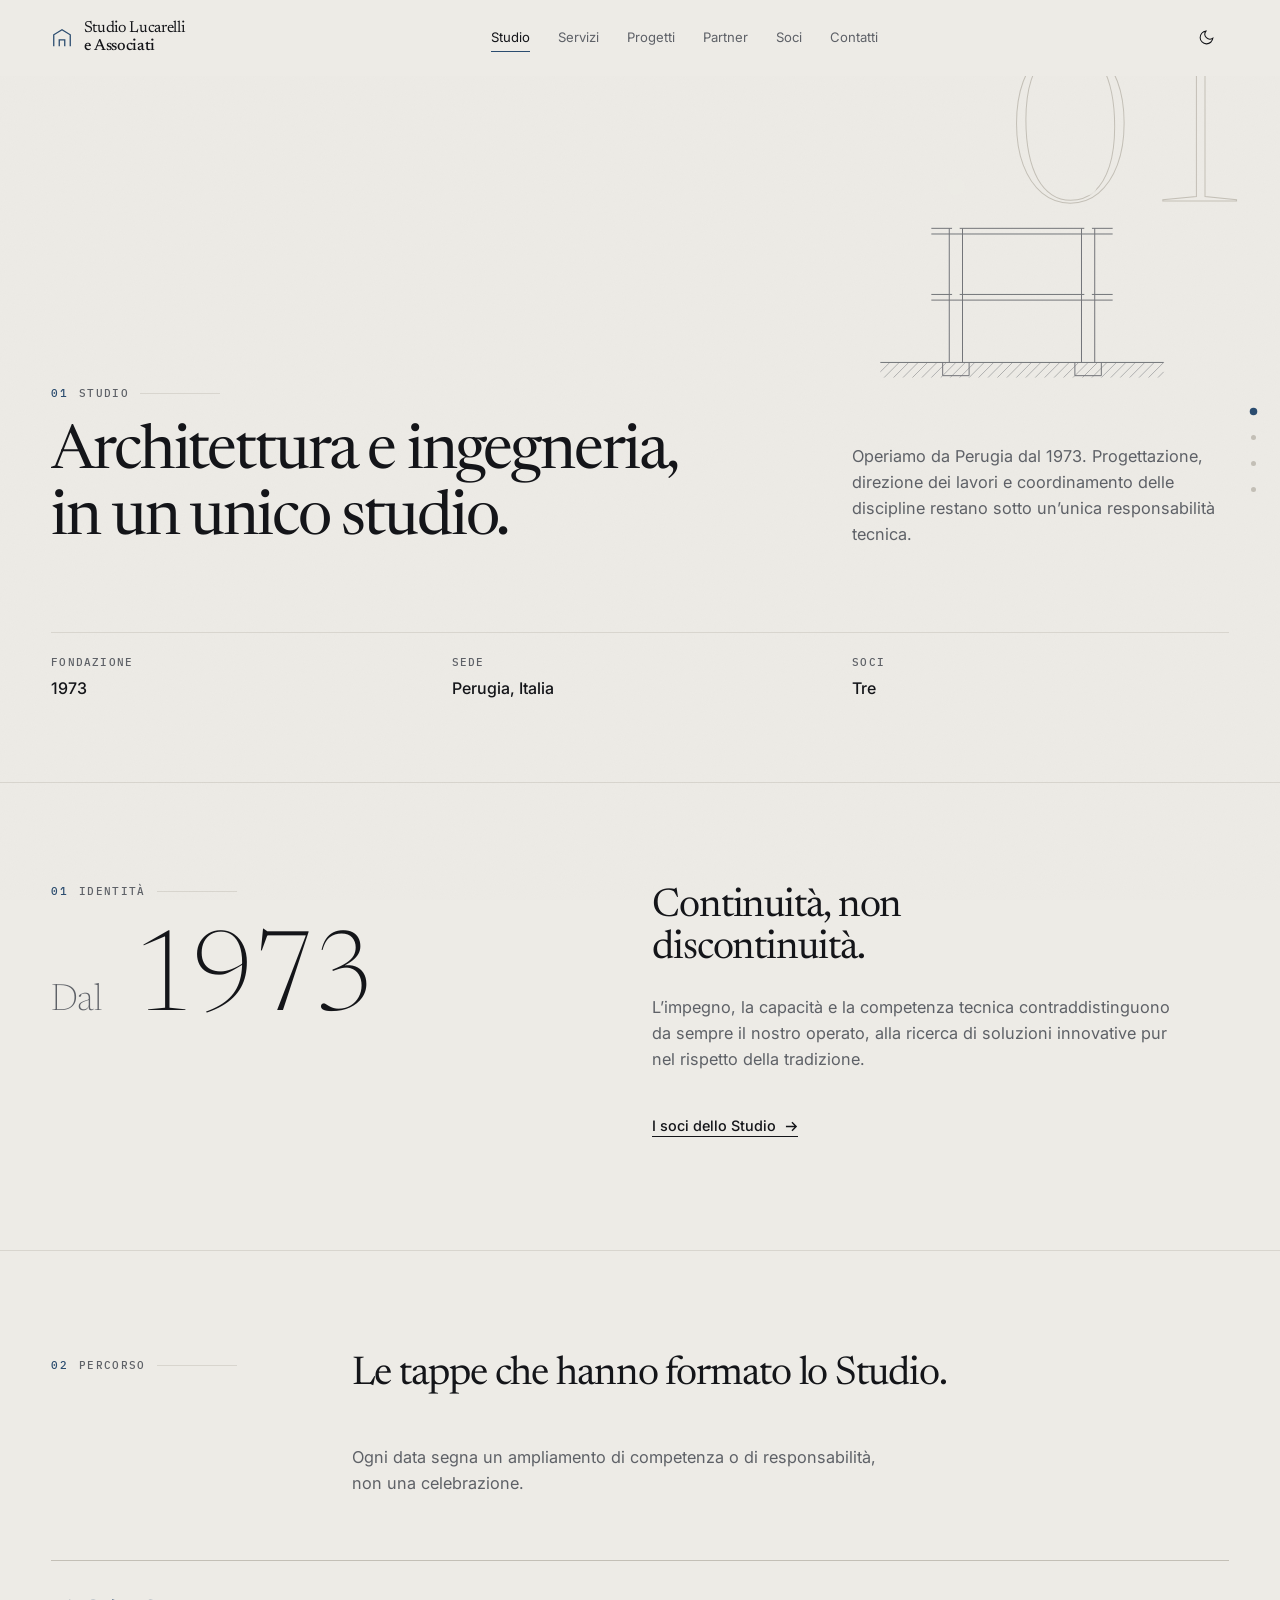
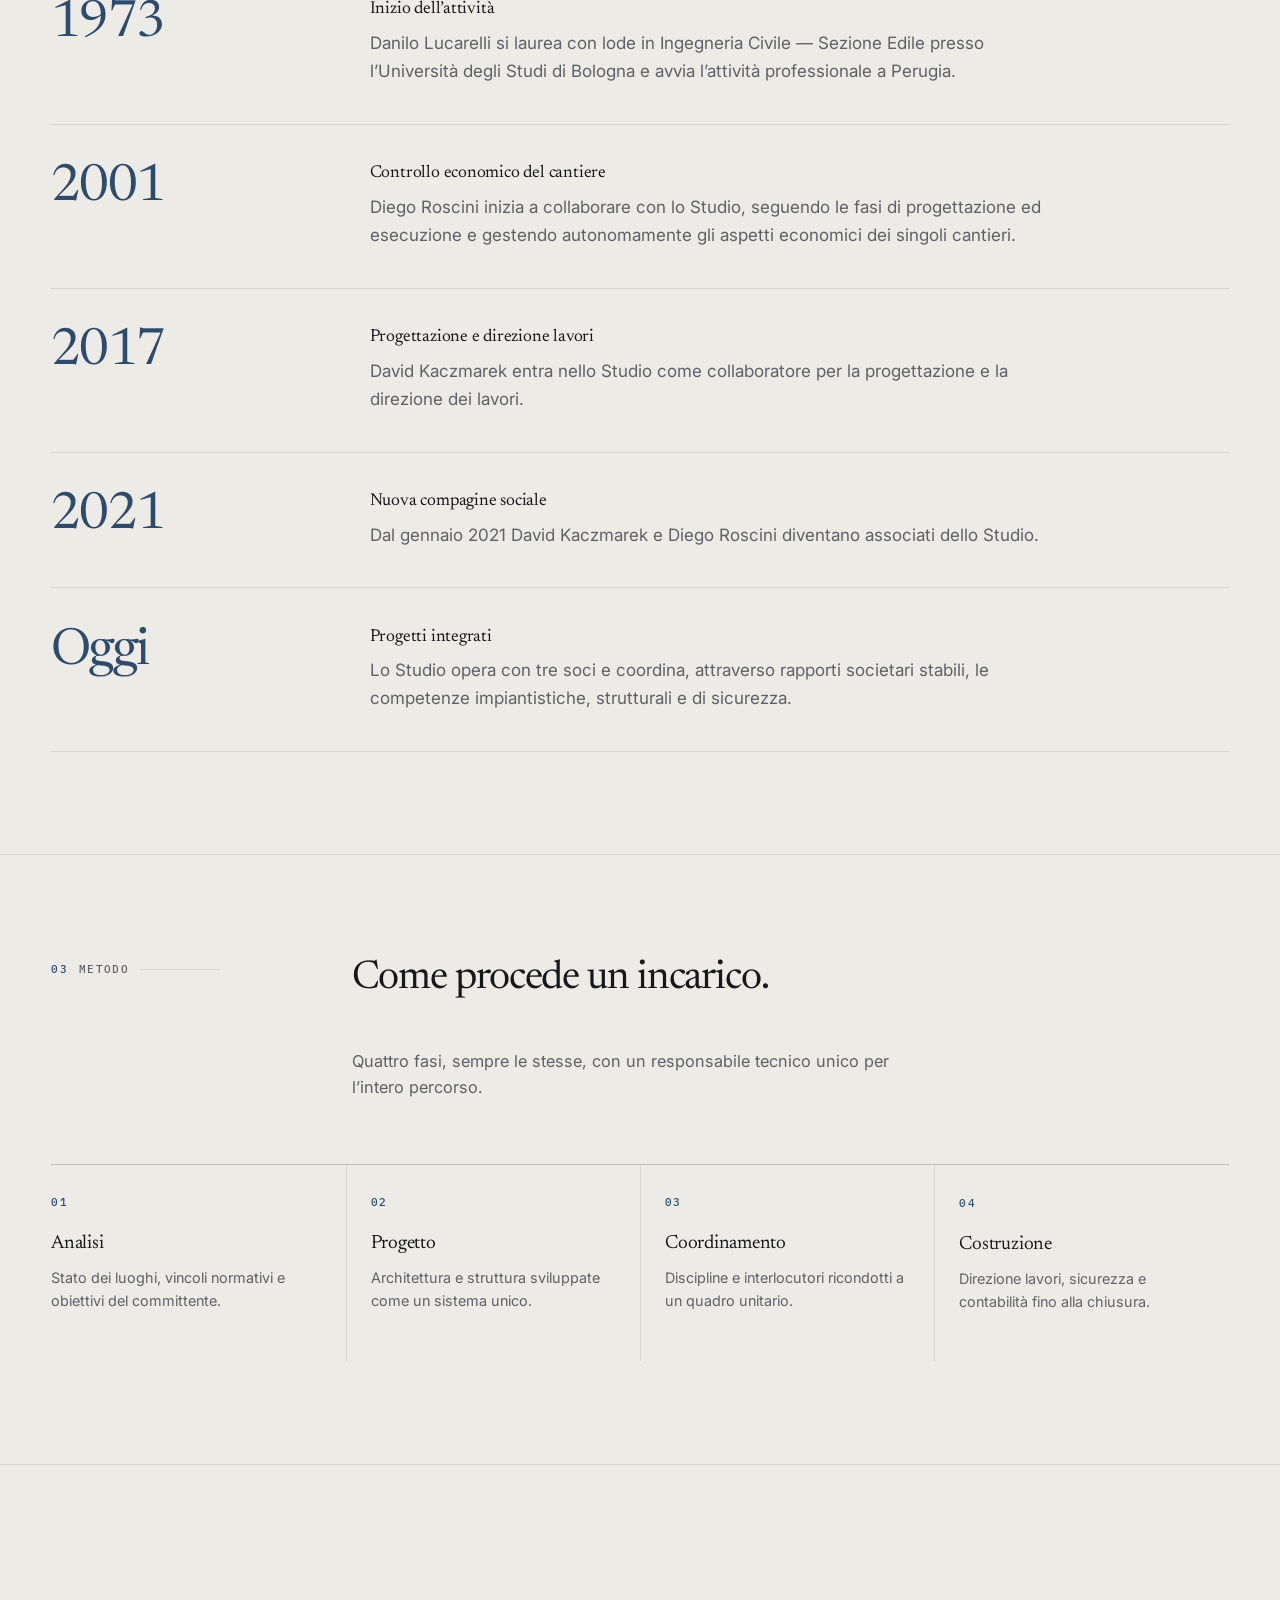
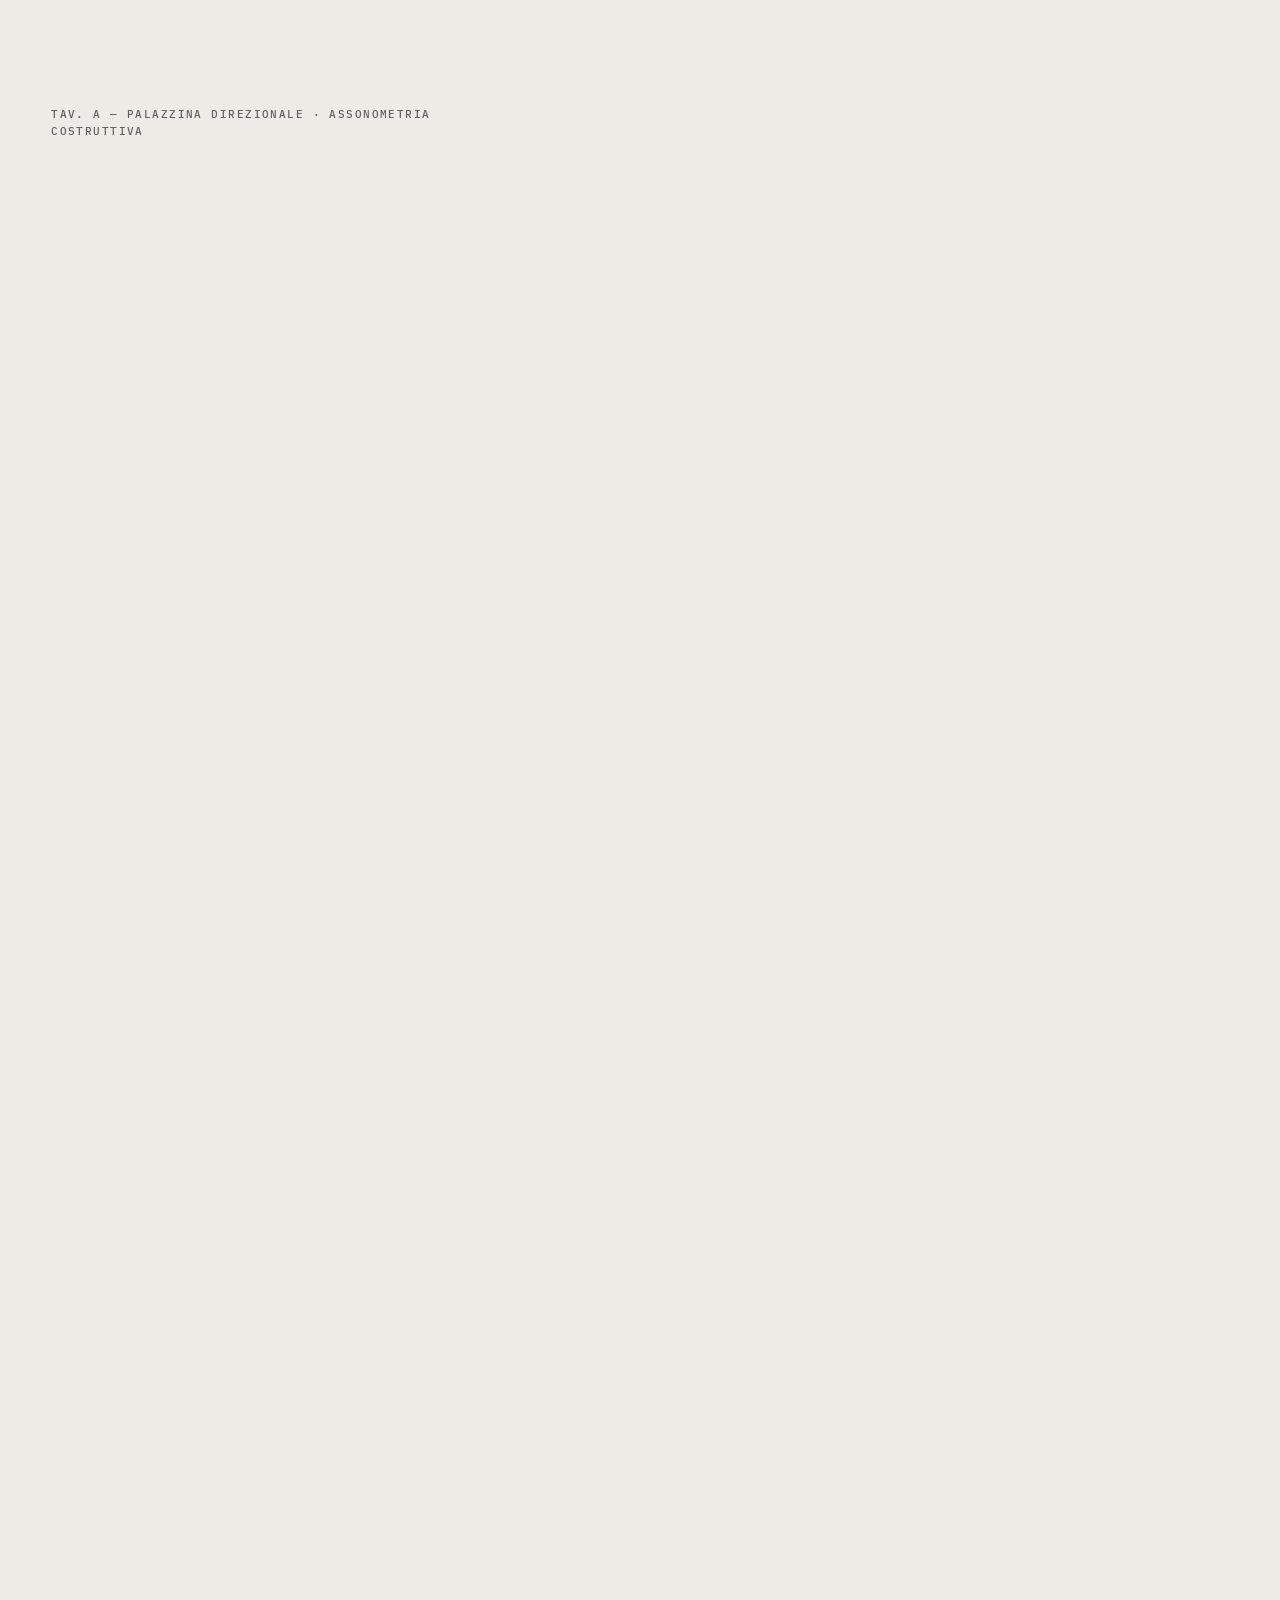
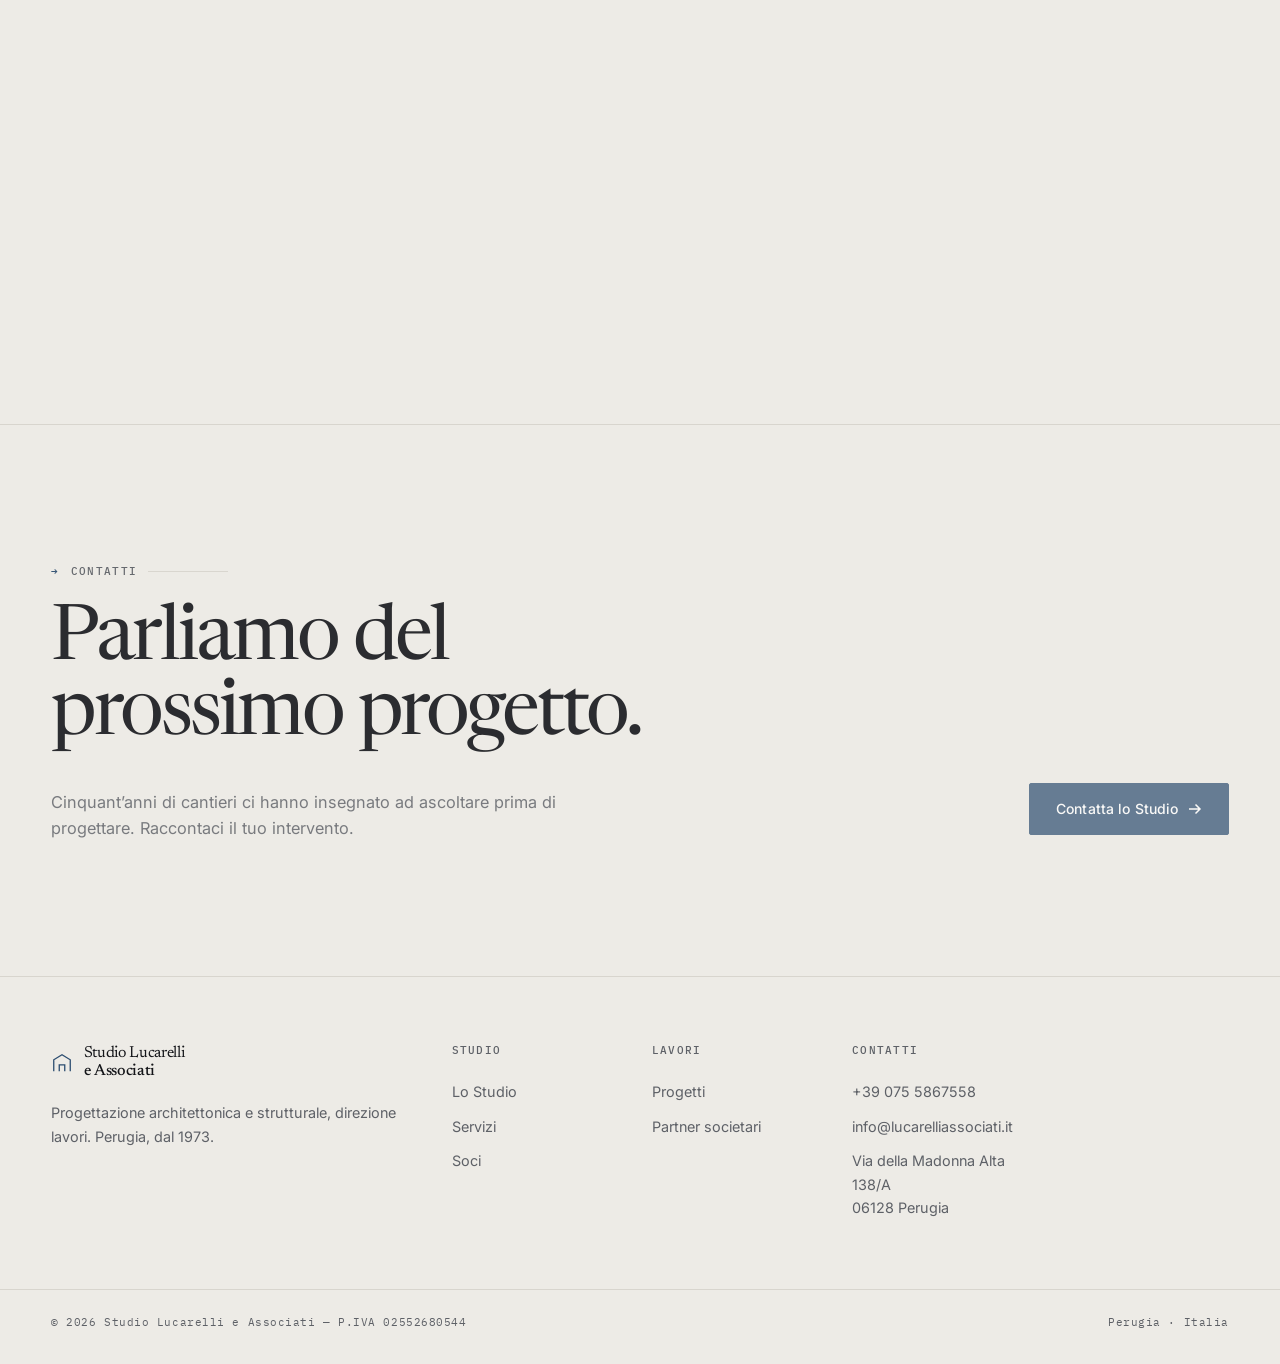
<file: studio.html>
<!doctype html>
<html lang="it" data-theme="light" class="no-js">
<head>
<meta charset="utf-8">
<meta name="viewport" content="width=device-width, initial-scale=1, viewport-fit=cover">
<meta name="color-scheme" content="light dark">
<title>Lo Studio — Studio Lucarelli e Associati</title>
<meta name="description" content="Architettura e ingegneria in un unico studio. Dal 1973 a Perugia, con responsabilità tecnica continua dal progetto al cantiere.">
<meta name="theme-color" content="#EDEBE6">
<meta property="og:type" content="website">
<meta property="og:locale" content="it_IT">
<meta property="og:site_name" content="Studio Lucarelli e Associati">
<meta property="og:title" content="Lo Studio — Studio Lucarelli e Associati">
<meta property="og:description" content="Architettura e ingegneria in un unico studio. Dal 1973 a Perugia, con responsabilità tecnica continua dal progetto al cantiere.">
<meta property="og:url" content="https://www.lucarelliassociati.it/studio.html">
<meta property="og:image" content="https://www.lucarelliassociati.it/assets/optimized/bentini-hero-1600.jpg">
<meta name="twitter:card" content="summary_large_image">
<link rel="canonical" href="https://www.lucarelliassociati.it/studio.html">
<link rel="icon" href="assets/favicon.svg" type="image/svg+xml">
<link rel="preconnect" href="https://fonts.googleapis.com">
<link rel="preconnect" href="https://fonts.gstatic.com" crossorigin>
<link href="https://fonts.googleapis.com/css2?family=IBM+Plex+Mono:wght@400;500&family=Inter:wght@400;500;600&family=Newsreader:opsz,wght@6..72,200..500&display=swap" rel="stylesheet">
<script>
(function(){try{var s=localStorage.getItem("sla-theme");var d=window.matchMedia("(prefers-color-scheme: dark)").matches;var t=(s==="dark"||s==="light")?s:(d?"dark":"light");document.documentElement.setAttribute("data-theme",t);var m=document.querySelector('meta[name="theme-color"]');if(m&&t==="dark")m.setAttribute("content","#0D0E10");}catch(e){}})();
</script>
<script type="application/ld+json">
{"@context":"https://schema.org","@type":"ProfessionalService","name":"Studio Lucarelli e Associati","url":"https://www.lucarelliassociati.it/","telephone":"+39 075 5867558","email":"info@lucarelliassociati.it","vatID":"IT02552680544","foundingDate":"1973","address":{"@type":"PostalAddress","streetAddress":"Via della Madonna Alta 138/A","postalCode":"06128","addressLocality":"Perugia","addressCountry":"IT"}}
</script>
<link rel="stylesheet" href="assets/site.css">
</head>
<body>
<a class="skip" href="#main">Vai al contenuto</a>
<div class="sprog" aria-hidden="true"></div>
<div class="cover" aria-hidden="true"></div>
<div class="cur-ring" aria-hidden="true"></div>
<div class="cur-dot" aria-hidden="true"></div>
<header class="site-header">
  <div class="wrap hd">
    <a class="brand" href="index.html" data-link aria-label="Studio Lucarelli e Associati — Home">
      <svg viewBox="0 0 24 24" fill="none" stroke="currentColor" stroke-width="1.4" aria-hidden="true"><path d="M3 21V8.5L12 3l9 5.5V21"/><path d="M9 21v-7h6v7"/></svg>
      <span>Studio Lucarelli<br><b>e Associati</b></span>
    </a>
    <nav class="nav" aria-label="Navigazione principale">
      <a href="studio.html" data-link aria-current="page">Studio</a>
      <a href="servizi.html" data-link>Servizi</a>
      <a href="progetti.html" data-link>Progetti</a>
      <a href="partner.html" data-link>Partner</a>
      <a href="soci.html" data-link>Soci</a>
      <a href="contatti.html" data-link>Contatti</a>
    </nav>
    <div class="hd-act">
      <button class="icon-btn" id="theme-btn" type="button" aria-label="Cambia tema" title="Cambia tema">
        <svg class="ico-moon" viewBox="0 0 24 24" fill="none" stroke="currentColor" stroke-width="1.5" aria-hidden="true"><path d="M21 12.8A9 9 0 1 1 11.2 3a7 7 0 0 0 9.8 9.8Z"/></svg>
        <svg class="ico-sun" viewBox="0 0 24 24" fill="none" stroke="currentColor" stroke-width="1.5" aria-hidden="true"><circle cx="12" cy="12" r="4.2"/><path d="M12 2v2.5M12 19.5V22M2 12h2.5M19.5 12H22M4.9 4.9l1.8 1.8M17.3 17.3l1.8 1.8M19.1 4.9l-1.8 1.8M6.7 17.3l-1.8 1.8"/></svg>
      </button>
      <button class="icon-btn burger" id="menu-btn" type="button" aria-expanded="false" aria-controls="mnav" aria-label="Apri il menu">
        <span><i></i><i></i></span>
      </button>
    </div>
  </div>
</header>
<nav class="mnav" id="mnav" aria-label="Navigazione mobile" hidden>
  <a href="studio.html" data-link aria-current="page"><span>01</span>Studio</a>
  <a href="servizi.html" data-link><span>02</span>Servizi</a>
  <a href="progetti.html" data-link><span>03</span>Progetti</a>
  <a href="partner.html" data-link><span>04</span>Partner</a>
  <a href="soci.html" data-link><span>05</span>Soci</a>
  <a href="contatti.html" data-link><span>06</span>Contatti</a>
</nav>
<main id="main">
<div class="page" data-page="studio">
  <section class="intro" aria-labelledby="t-studio">
<span class="intro-num" aria-hidden="true">01</span>
    <div class="wrap">
      <div class="intro-grid">
        <div class="intro-head">
          <p class="eyebrow" data-hero><span class="idx">01</span> Studio</p>
          <h1 id="t-studio" class="intro-title" tabindex="-1" data-lines><span class="ln"><i>Architettura e ingegneria,</i></span><span class="ln"><i>in un unico studio.</i></span></h1>
        </div>
        <div class="intro-aside" data-hero>
<div class="intro-fig" aria-hidden="true"><svg class="plate" viewBox="0 0 360 260" aria-hidden="true"><g data-l="0"><path d="M30 208H330"/><g class="hx"><line x1="30" y1="218" x2="40" y2="208"/><line x1="34" y1="224" x2="50" y2="208"/><line x1="44" y1="224" x2="60" y2="208"/><line x1="54" y1="224" x2="70" y2="208"/><line x1="64" y1="224" x2="80" y2="208"/><line x1="74" y1="224" x2="90" y2="208"/><line x1="84" y1="224" x2="100" y2="208"/><line x1="94" y1="224" x2="110" y2="208"/><line x1="104" y1="224" x2="120" y2="208"/><line x1="114" y1="224" x2="130" y2="208"/><line x1="124" y1="224" x2="140" y2="208"/><line x1="134" y1="224" x2="150" y2="208"/><line x1="144" y1="224" x2="160" y2="208"/><line x1="154" y1="224" x2="170" y2="208"/><line x1="164" y1="224" x2="180" y2="208"/><line x1="174" y1="224" x2="190" y2="208"/><line x1="184" y1="224" x2="200" y2="208"/><line x1="194" y1="224" x2="210" y2="208"/><line x1="204" y1="224" x2="220" y2="208"/><line x1="214" y1="224" x2="230" y2="208"/><line x1="224" y1="224" x2="240" y2="208"/><line x1="234" y1="224" x2="250" y2="208"/><line x1="244" y1="224" x2="260" y2="208"/><line x1="254" y1="224" x2="270" y2="208"/><line x1="264" y1="224" x2="280" y2="208"/><line x1="274" y1="224" x2="290" y2="208"/><line x1="284" y1="224" x2="300" y2="208"/><line x1="294" y1="224" x2="310" y2="208"/><line x1="304" y1="224" x2="320" y2="208"/><line x1="314" y1="224" x2="330" y2="208"/><line x1="324" y1="224" x2="330" y2="218"/></g><path d="M96 208v14h28v-14M236 208v14h28v-14"/><path d="M103 208V66M117 208V66"/><path d="M243 208V66M257 208V66"/><path d="M84 136H276M84 142H276"/><path d="M84 66H276M84 72H276"/></g><g data-l="1"><path class="dd" d="M110 34V236M250 34V236"/><circle cx="110" cy="22" r="9"/><text x="110" y="25.2" text-anchor="middle">A</text><circle cx="250" cy="22" r="9"/><text x="250" y="25.2" text-anchor="middle">B</text><path d="M84 66V56H276V66"/></g><g data-l="2"><path d="M288 208h26"/><path d="M298 208l5 -8l5 8z"/><text x="320" y="211">±0.00</text><path d="M288 136h26"/><path d="M298 136l5 -8l5 8z"/><text x="320" y="139">+3.40</text><path d="M288 66h26"/><path d="M298 66l5 -8l5 8z"/><text x="320" y="69">+6.80</text><circle class="nd" cx="110" cy="136" r="4"/><circle class="nd" cx="250" cy="136" r="4"/><circle class="nd" cx="110" cy="66" r="4"/><circle class="nd" cx="250" cy="66" r="4"/><path d="M84 244H276"/><path d="M80 248L88 240"/><path d="M272.0 248L280.0 240"/><text x="180.0" y="238" text-anchor="middle">8.30</text></g></svg></div>
          <p class="lead">Operiamo da Perugia dal 1973. Progettazione, direzione dei lavori e coordinamento delle discipline restano sotto un’unica responsabilità tecnica.</p>
        </div>
      </div>
      <dl class="intro-rail" data-hero>
        <div><dt>Fondazione</dt><dd>1973</dd></div>
        <div><dt>Sede</dt><dd>Perugia, Italia</dd></div>
        <div><dt>Soci</dt><dd>Tre</dd></div>
      </dl>
    </div>
  </section>

  <section class="sec rule" aria-labelledby="h-st-id">
    <div class="wrap stmt">
      <div class="stmt-year rv-y">
        <p class="eyebrow"><span class="idx">01</span> Identità</p>
        <b><span>Dal</span>1973</b>
      </div>
      <div class="stmt-copy rv-y">
        <h2 id="h-st-id">Continuità, non discontinuità.</h2>
        <p class="lead">L’impegno, la capacità e la competenza tecnica contraddistinguono da sempre il nostro operato, alla ricerca di soluzioni innovative pur nel rispetto della tradizione.</p>
        <a class="tlink" href="soci.html" data-link>I soci dello Studio<svg class="arw" viewBox="0 0 14 14" fill="none" stroke="currentColor" stroke-width="1.5" aria-hidden="true"><path d="M1 7h11M7.5 2.5 12 7l-4.5 4.5"/></svg></a>
      </div>
    </div>
  </section>

  <section class="sec rule" aria-labelledby="h-st-tl">
    <div class="wrap">
      <header class="sec-head">
        <p class="eyebrow rv"><span class="idx">02</span> Percorso</p>
        <h2 id="h-st-tl" class="rv-y">Le tappe che hanno formato lo Studio.</h2>
        <p class="lead rv-y">Ogni data segna un ampliamento di competenza o di responsabilità, non una celebrazione.</p>
      </header>
      <ol class="tl-list">
        <li class="tl-item rv-y"><time datetime="1973">1973</time><div><h3>Inizio dell’attività</h3><p>Danilo Lucarelli si laurea con lode in Ingegneria Civile — Sezione Edile presso l’Università degli Studi di Bologna e avvia l’attività professionale a Perugia.</p></div></li>
        <li class="tl-item rv-y"><time datetime="2001">2001</time><div><h3>Controllo economico del cantiere</h3><p>Diego Roscini inizia a collaborare con lo Studio, seguendo le fasi di progettazione ed esecuzione e gestendo autonomamente gli aspetti economici dei singoli cantieri.</p></div></li>
        <li class="tl-item rv-y"><time datetime="2017">2017</time><div><h3>Progettazione e direzione lavori</h3><p>David Kaczmarek entra nello Studio come collaboratore per la progettazione e la direzione dei lavori.</p></div></li>
        <li class="tl-item rv-y"><time datetime="2021">2021</time><div><h3>Nuova compagine sociale</h3><p>Dal gennaio 2021 David Kaczmarek e Diego Roscini diventano associati dello Studio.</p></div></li>
        <li class="tl-item rv-y"><time>Oggi</time><div><h3>Progetti integrati</h3><p>Lo Studio opera con tre soci e coordina, attraverso rapporti societari stabili, le competenze impiantistiche, strutturali e di sicurezza.</p></div></li>
      </ol>
    </div>
  </section>

  <section class="sec rule" aria-labelledby="h-st-me">
    <div class="wrap">
      <header class="sec-head">
        <p class="eyebrow rv"><span class="idx">03</span> Metodo</p>
        <h2 id="h-st-me" class="rv-y">Come procede un incarico.</h2>
        <p class="lead rv-y">Quattro fasi, sempre le stesse, con un responsabile tecnico unico per l’intero percorso.</p>
      </header>
      <div class="phases">
        <div class="phase rv-y"><span class="n">01</span><h3>Analisi</h3><p>Stato dei luoghi, vincoli normativi e obiettivi del committente.</p></div>
        <div class="phase rv-y"><span class="n">02</span><h3>Progetto</h3><p>Architettura e struttura sviluppate come un sistema unico.</p></div>
        <div class="phase rv-y"><span class="n">03</span><h3>Coordinamento</h3><p>Discipline e interlocutori ricondotti a un quadro unitario.</p></div>
        <div class="phase rv-y"><span class="n">04</span><h3>Costruzione</h3><p>Direzione lavori, sicurezza e contabilità fino alla chiusura.</p></div>
      </div>
    </div>
  </section>

  <div class="plate-band" aria-hidden="true"><div class="plate-stick"><div class="wrap"><p class="plate-cap">Tav. A — Palazzina direzionale · assonometria costruttiva</p><div class="plate-wrap"><svg class="plate" viewBox="0 0 1440 430" aria-hidden="true"><g data-l="0"><path class="fc" d="M672.0 126.5L975.4 301.7L804.6 400.3L501.2 225.1Z"/><path d="M501.2 225.1L512.3 241.9"/><path d="M515.3 233.2L526.3 250.0"/><path d="M529.4 241.3L540.4 258.2"/><path d="M543.4 249.5L554.5 266.3"/><path d="M557.5 257.6L568.5 274.4"/><path d="M571.5 265.7L582.6 282.5"/><path d="M585.6 273.8L596.7 290.6"/><path d="M599.7 281.9L610.7 298.8"/><path d="M613.7 290.1L624.8 306.9"/><path d="M627.8 298.2L638.8 315.0"/><path d="M641.9 306.3L652.9 323.1"/><path d="M655.9 314.4L667.0 331.2"/><path d="M670.0 322.5L681.0 339.4"/><path d="M684.1 330.7L695.1 347.5"/><path d="M698.1 338.8L709.2 355.6"/><path d="M712.2 346.9L723.2 363.7"/><path d="M726.2 355.0L737.3 371.8"/><path d="M740.3 363.1L751.4 380.0"/><path d="M754.4 371.3L765.4 388.1"/><path d="M768.4 379.4L779.5 396.2"/><path d="M782.5 387.5L793.6 404.3"/><path d="M796.6 395.6L807.6 412.4"/><path class="fc" d="M683.1 155.5L672.0 161.9L672.0 156.7L683.1 150.3Z"/><path class="fc" d="M660.9 155.5L672.0 161.9L672.0 156.7L660.9 150.3Z"/><path class="fc" d="M672.0 143.9L683.1 150.3L672.0 156.7L660.9 150.3Z"/><path class="fc" d="M622.8 190.3L611.7 196.7L611.7 191.5L622.8 185.1Z"/><path class="fc" d="M600.7 190.3L611.7 196.7L611.7 191.5L600.7 185.1Z"/><path class="fc" d="M611.7 178.7L622.8 185.1L611.7 191.5L600.7 185.1Z"/><path class="fc" d="M767.4 204.2L756.4 210.6L756.4 205.4L767.4 199.0Z"/><path class="fc" d="M745.3 204.2L756.4 210.6L756.4 205.4L745.3 199.0Z"/><path class="fc" d="M756.4 192.6L767.4 199.0L756.4 205.4L745.3 199.0Z"/><path class="fc" d="M562.5 225.1L551.5 231.5L551.5 226.3L562.5 219.9Z"/><path class="fc" d="M540.4 225.1L551.5 231.5L551.5 226.3L540.4 219.9Z"/><path class="fc" d="M551.5 213.5L562.5 219.9L551.5 226.3L540.4 219.9Z"/><path class="fc" d="M707.2 239.0L696.1 245.4L696.1 240.2L707.2 233.8Z"/><path class="fc" d="M685.1 239.0L696.1 245.4L696.1 240.2L685.1 233.8Z"/><path class="fc" d="M696.1 227.4L707.2 233.8L696.1 240.2L685.1 233.8Z"/><path class="fc" d="M851.8 252.9L840.8 259.3L840.8 254.1L851.8 247.7Z"/><path class="fc" d="M829.7 252.9L840.8 259.3L840.8 254.1L829.7 247.7Z"/><path class="fc" d="M840.8 241.3L851.8 247.7L840.8 254.1L829.7 247.7Z"/><path class="fc" d="M646.9 273.8L635.8 280.2L635.8 275.0L646.9 268.6Z"/><path class="fc" d="M624.8 273.8L635.8 280.2L635.8 275.0L624.8 268.6Z"/><path class="fc" d="M635.8 262.2L646.9 268.6L635.8 275.0L624.8 268.6Z"/><path class="fc" d="M791.5 287.7L780.5 294.1L780.5 288.9L791.5 282.5Z"/><path class="fc" d="M769.4 287.7L780.5 294.1L780.5 288.9L769.4 282.5Z"/><path class="fc" d="M780.5 276.1L791.5 282.5L780.5 288.9L769.4 282.5Z"/><path class="fc" d="M936.2 301.7L925.1 308.0L925.1 302.8L936.2 296.4Z"/><path class="fc" d="M914.1 301.7L925.1 308.0L925.1 302.8L914.1 296.4Z"/><path class="fc" d="M925.1 290.1L936.2 296.4L925.1 302.8L914.1 296.4Z"/><path class="fc" d="M731.3 322.5L720.2 328.9L720.2 323.7L731.3 317.3Z"/><path class="fc" d="M709.2 322.5L720.2 328.9L720.2 323.7L709.2 317.3Z"/><path class="fc" d="M720.2 310.9L731.3 317.3L720.2 323.7L709.2 317.3Z"/><path class="fc" d="M875.9 336.5L864.9 342.8L864.9 337.6L875.9 331.2Z"/><path class="fc" d="M853.8 336.5L864.9 342.8L864.9 337.6L853.8 331.2Z"/><path class="fc" d="M864.9 324.9L875.9 331.2L864.9 337.6L853.8 331.2Z"/><path class="fc" d="M815.7 371.3L804.6 377.6L804.6 372.4L815.7 366.0Z"/><path class="fc" d="M793.6 371.3L804.6 377.6L804.6 372.4L793.6 366.0Z"/><path class="fc" d="M804.6 359.7L815.7 366.0L804.6 372.4L793.6 366.0Z"/></g><g data-l="1"><path class="fc" d="M676.4 150.3L672.0 152.8L672.0 115.7L676.4 113.2Z"/><path class="fc" d="M667.6 150.3L672.0 152.8L672.0 115.7L667.6 113.2Z"/><path class="fc" d="M672.0 110.6L676.4 113.2L672.0 115.7L667.6 113.2Z"/><path class="fc" d="M616.1 185.1L611.7 187.6L611.7 150.5L616.1 148.0Z"/><path class="fc" d="M607.3 185.1L611.7 187.6L611.7 150.5L607.3 148.0Z"/><path class="fc" d="M611.7 145.4L616.1 148.0L611.7 150.5L607.3 148.0Z"/><path class="fc" d="M760.8 199.0L756.4 201.6L756.4 164.4L760.8 161.9Z"/><path class="fc" d="M752.0 199.0L756.4 201.6L756.4 164.4L752.0 161.9Z"/><path class="fc" d="M756.4 159.3L760.8 161.9L756.4 164.4L752.0 161.9Z"/><path class="fc" d="M555.9 219.9L551.5 222.4L551.5 185.3L555.9 182.8Z"/><path class="fc" d="M547.0 219.9L551.5 222.4L551.5 185.3L547.0 182.8Z"/><path class="fc" d="M551.5 180.2L555.9 182.8L551.5 185.3L547.0 182.8Z"/><path class="fc" d="M700.5 233.8L696.1 236.4L696.1 199.2L700.5 196.7Z"/><path class="fc" d="M691.7 233.8L696.1 236.4L696.1 199.2L691.7 196.7Z"/><path class="fc" d="M696.1 194.1L700.5 196.7L696.1 199.2L691.7 196.7Z"/><path class="fc" d="M845.2 247.7L840.8 250.3L840.8 213.2L845.2 210.6Z"/><path class="fc" d="M836.3 247.7L840.8 250.3L840.8 213.2L836.3 210.6Z"/><path class="fc" d="M840.8 208.0L845.2 210.6L840.8 213.2L836.3 210.6Z"/><path class="fc" d="M640.3 268.6L635.8 271.2L635.8 234.0L640.3 231.5Z"/><path class="fc" d="M631.4 268.6L635.8 271.2L635.8 234.0L631.4 231.5Z"/><path class="fc" d="M635.8 228.9L640.3 231.5L635.8 234.0L631.4 231.5Z"/><path class="fc" d="M784.9 282.5L780.5 285.1L780.5 248.0L784.9 245.4Z"/><path class="fc" d="M776.1 282.5L780.5 285.1L780.5 248.0L776.1 245.4Z"/><path class="fc" d="M780.5 242.8L784.9 245.4L780.5 248.0L776.1 245.4Z"/><path class="fc" d="M929.6 296.4L925.1 299.0L925.1 261.9L929.6 259.3Z"/><path class="fc" d="M920.7 296.4L925.1 299.0L925.1 261.9L920.7 259.3Z"/><path class="fc" d="M925.1 256.8L929.6 259.3L925.1 261.9L920.7 259.3Z"/><path class="fc" d="M724.6 317.3L720.2 319.9L720.2 282.8L724.6 280.2Z"/><path class="fc" d="M715.8 317.3L720.2 319.9L720.2 282.8L715.8 280.2Z"/><path class="fc" d="M720.2 277.6L724.6 280.2L720.2 282.8L715.8 280.2Z"/><path class="fc" d="M869.3 331.2L864.9 333.8L864.9 296.7L869.3 294.1Z"/><path class="fc" d="M860.5 331.2L864.9 333.8L864.9 296.7L860.5 294.1Z"/><path class="fc" d="M864.9 291.6L869.3 294.1L864.9 296.7L860.5 294.1Z"/><path class="fc" d="M809.0 366.0L804.6 368.6L804.6 331.5L809.0 328.9Z"/><path class="fc" d="M800.2 366.0L804.6 368.6L804.6 331.5L800.2 328.9Z"/><path class="fc" d="M804.6 326.4L809.0 328.9L804.6 331.5L800.2 328.9Z"/><path class="fc" d="M939.2 259.3L804.6 337.0L804.6 333.0L939.2 255.3Z"/><path class="fc" d="M537.4 182.8L804.6 337.0L804.6 333.0L537.4 178.7Z"/><path class="fc" d="M672.0 101.0L939.2 255.3L804.6 333.0L537.4 178.7Z"/></g><g data-l="2"><path class="fc" d="M676.4 109.1L672.0 111.7L672.0 74.5L676.4 72.0Z"/><path class="fc" d="M667.6 109.1L672.0 111.7L672.0 74.5L667.6 72.0Z"/><path class="fc" d="M672.0 69.4L676.4 72.0L672.0 74.5L667.6 72.0Z"/><path class="fc" d="M616.1 143.9L611.7 146.5L611.7 109.3L616.1 106.8Z"/><path class="fc" d="M607.3 143.9L611.7 146.5L611.7 109.3L607.3 106.8Z"/><path class="fc" d="M611.7 104.2L616.1 106.8L611.7 109.3L607.3 106.8Z"/><path class="fc" d="M760.8 157.8L756.4 160.4L756.4 123.3L760.8 120.7Z"/><path class="fc" d="M752.0 157.8L756.4 160.4L756.4 123.3L752.0 120.7Z"/><path class="fc" d="M756.4 118.1L760.8 120.7L756.4 123.3L752.0 120.7Z"/><path class="fc" d="M555.9 178.7L551.5 181.3L551.5 144.1L555.9 141.6Z"/><path class="fc" d="M547.0 178.7L551.5 181.3L551.5 144.1L547.0 141.6Z"/><path class="fc" d="M551.5 139.0L555.9 141.6L551.5 144.1L547.0 141.6Z"/><path class="fc" d="M700.5 192.6L696.1 195.2L696.1 158.1L700.5 155.5Z"/><path class="fc" d="M691.7 192.6L696.1 195.2L696.1 158.1L691.7 155.5Z"/><path class="fc" d="M696.1 152.9L700.5 155.5L696.1 158.1L691.7 155.5Z"/><path class="fc" d="M845.2 206.5L840.8 209.1L840.8 172.0L845.2 169.4Z"/><path class="fc" d="M836.3 206.5L840.8 209.1L840.8 172.0L836.3 169.4Z"/><path class="fc" d="M840.8 166.9L845.2 169.4L840.8 172.0L836.3 169.4Z"/><path class="fc" d="M640.3 227.4L635.8 230.0L635.8 192.9L640.3 190.3Z"/><path class="fc" d="M631.4 227.4L635.8 230.0L635.8 192.9L631.4 190.3Z"/><path class="fc" d="M635.8 187.7L640.3 190.3L635.8 192.9L631.4 190.3Z"/><path class="fc" d="M784.9 241.3L780.5 243.9L780.5 206.8L784.9 204.2Z"/><path class="fc" d="M776.1 241.3L780.5 243.9L780.5 206.8L776.1 204.2Z"/><path class="fc" d="M780.5 201.7L784.9 204.2L780.5 206.8L776.1 204.2Z"/><path class="fc" d="M929.6 255.3L925.1 257.8L925.1 220.7L929.6 218.1Z"/><path class="fc" d="M920.7 255.3L925.1 257.8L925.1 220.7L920.7 218.1Z"/><path class="fc" d="M925.1 215.6L929.6 218.1L925.1 220.7L920.7 218.1Z"/><path class="fc" d="M724.6 276.1L720.2 278.7L720.2 241.6L724.6 239.0Z"/><path class="fc" d="M715.8 276.1L720.2 278.7L720.2 241.6L715.8 239.0Z"/><path class="fc" d="M720.2 236.5L724.6 239.0L720.2 241.6L715.8 239.0Z"/><path class="fc" d="M869.3 290.1L864.9 292.6L864.9 255.5L869.3 252.9Z"/><path class="fc" d="M860.5 290.1L864.9 292.6L864.9 255.5L860.5 252.9Z"/><path class="fc" d="M864.9 250.4L869.3 252.9L864.9 255.5L860.5 252.9Z"/><path class="fc" d="M809.0 324.9L804.6 327.4L804.6 290.3L809.0 287.7Z"/><path class="fc" d="M800.2 324.9L804.6 327.4L804.6 290.3L800.2 287.7Z"/><path class="fc" d="M804.6 285.2L809.0 287.7L804.6 290.3L800.2 287.7Z"/><path class="fc" d="M939.2 218.1L804.6 295.9L804.6 291.8L939.2 214.1Z"/><path class="fc" d="M537.4 141.6L804.6 295.9L804.6 291.8L537.4 137.5Z"/><path class="fc" d="M672.0 59.8L939.2 214.1L804.6 291.8L537.4 137.5Z"/><path class="fc" d="M727.3 277.3L689.1 299.3L689.1 179.9L727.3 157.8Z"/><path class="fc" d="M656.9 280.8L689.1 299.3L689.1 179.9L656.9 161.3Z"/><path class="fc" d="M695.1 139.3L727.3 157.8L689.1 179.9L656.9 161.3Z"/></g><g data-l="3"><path class="fc" d="M676.4 67.9L672.0 70.5L672.0 33.4L676.4 30.8Z"/><path class="fc" d="M667.6 67.9L672.0 70.5L672.0 33.4L667.6 30.8Z"/><path class="fc" d="M672.0 28.2L676.4 30.8L672.0 33.4L667.6 30.8Z"/><path class="fc" d="M616.1 102.7L611.7 105.3L611.7 68.2L616.1 65.6Z"/><path class="fc" d="M607.3 102.7L611.7 105.3L611.7 68.2L607.3 65.6Z"/><path class="fc" d="M611.7 63.0L616.1 65.6L611.7 68.2L607.3 65.6Z"/><path class="fc" d="M760.8 116.6L756.4 119.2L756.4 82.1L760.8 79.5Z"/><path class="fc" d="M752.0 116.6L756.4 119.2L756.4 82.1L752.0 79.5Z"/><path class="fc" d="M756.4 77.0L760.8 79.5L756.4 82.1L752.0 79.5Z"/><path class="fc" d="M555.9 137.5L551.5 140.1L551.5 103.0L555.9 100.4Z"/><path class="fc" d="M547.0 137.5L551.5 140.1L551.5 103.0L547.0 100.4Z"/><path class="fc" d="M551.5 97.8L555.9 100.4L551.5 103.0L547.0 100.4Z"/><path class="fc" d="M700.5 151.4L696.1 154.0L696.1 116.9L700.5 114.3Z"/><path class="fc" d="M691.7 151.4L696.1 154.0L696.1 116.9L691.7 114.3Z"/><path class="fc" d="M696.1 111.8L700.5 114.3L696.1 116.9L691.7 114.3Z"/><path class="fc" d="M845.2 165.4L840.8 167.9L840.8 130.8L845.2 128.2Z"/><path class="fc" d="M836.3 165.4L840.8 167.9L840.8 130.8L836.3 128.2Z"/><path class="fc" d="M840.8 125.7L845.2 128.2L840.8 130.8L836.3 128.2Z"/><path class="fc" d="M640.3 186.2L635.8 188.8L635.8 151.7L640.3 149.1Z"/><path class="fc" d="M631.4 186.2L635.8 188.8L635.8 151.7L631.4 149.1Z"/><path class="fc" d="M635.8 146.6L640.3 149.1L635.8 151.7L631.4 149.1Z"/><path class="fc" d="M784.9 200.2L780.5 202.7L780.5 165.6L784.9 163.0Z"/><path class="fc" d="M776.1 200.2L780.5 202.7L780.5 165.6L776.1 163.0Z"/><path class="fc" d="M780.5 160.5L784.9 163.0L780.5 165.6L776.1 163.0Z"/><path class="fc" d="M929.6 214.1L925.1 216.6L925.1 179.5L929.6 177.0Z"/><path class="fc" d="M920.7 214.1L925.1 216.6L925.1 179.5L920.7 177.0Z"/><path class="fc" d="M925.1 174.4L929.6 177.0L925.1 179.5L920.7 177.0Z"/><path class="fc" d="M724.6 235.0L720.2 237.5L720.2 200.4L724.6 197.8Z"/><path class="fc" d="M715.8 235.0L720.2 237.5L720.2 200.4L715.8 197.8Z"/><path class="fc" d="M720.2 195.3L724.6 197.8L720.2 200.4L715.8 197.8Z"/><path class="fc" d="M869.3 248.9L864.9 251.4L864.9 214.3L869.3 211.8Z"/><path class="fc" d="M860.5 248.9L864.9 251.4L864.9 214.3L860.5 211.8Z"/><path class="fc" d="M864.9 209.2L869.3 211.8L864.9 214.3L860.5 211.8Z"/><path class="fc" d="M809.0 283.7L804.6 286.2L804.6 249.1L809.0 246.6Z"/><path class="fc" d="M800.2 283.7L804.6 286.2L804.6 249.1L800.2 246.6Z"/><path class="fc" d="M804.6 244.0L809.0 246.6L804.6 249.1L800.2 246.6Z"/><path class="fc" d="M939.2 177.0L804.6 254.7L804.6 250.6L939.2 172.9Z"/><path class="fc" d="M537.4 100.4L804.6 254.7L804.6 250.6L537.4 96.3Z"/><path class="fc" d="M672.0 18.6L939.2 172.9L804.6 250.6L537.4 96.3Z"/><path class="fc" d="M939.2 172.9L936.4 174.5L936.4 162.9L939.2 161.3Z"/><path class="fc" d="M669.2 20.2L936.4 174.5L936.4 162.9L669.2 8.6Z"/><path class="fc" d="M672.0 7.0L939.2 161.3L936.4 162.9L669.2 8.6Z"/><path class="fc" d="M672.0 21.9L533.0 102.1L533.0 90.5L672.0 10.3Z"/><path class="fc" d="M530.2 100.5L533.0 102.1L533.0 90.5L530.2 88.9Z"/><path class="fc" d="M669.2 8.6L672.0 10.3L533.0 90.5L530.2 88.9Z"/><path class="fc" d="M797.4 254.8L794.6 256.4L794.6 244.8L797.4 243.2Z"/><path class="fc" d="M527.3 102.1L794.6 256.4L794.6 244.8L527.3 90.5Z"/><path class="fc" d="M530.2 88.9L797.4 243.2L794.6 244.8L527.3 90.5Z"/><path class="fc" d="M936.4 174.5L797.4 254.8L797.4 243.2L936.4 162.9Z"/><path class="fc" d="M794.6 253.2L797.4 254.8L797.4 243.2L794.6 241.6Z"/><path class="fc" d="M933.6 161.3L936.4 162.9L797.4 243.2L794.6 241.6Z"/><path class="fc" d="M726.2 87.1L700.1 102.1L700.1 84.7L726.2 69.7Z"/><path class="fc" d="M655.9 76.6L700.1 102.1L700.1 84.7L655.9 59.2Z"/><path class="fc" d="M682.0 44.1L726.2 69.7L700.1 84.7L655.9 59.2Z"/><path class="fc" d="M861.9 171.2L837.8 185.1L837.8 172.3L861.9 158.4Z"/><path class="fc" d="M803.6 165.4L837.8 185.1L837.8 172.3L803.6 152.6Z"/><path class="fc" d="M827.7 138.7L861.9 158.4L837.8 172.3L803.6 152.6Z"/><path d="M559.7 232.7L559.7 109.2"/><path d="M581.9 245.6L581.9 122.1"/><path d="M604.2 258.4L604.2 134.9"/><path d="M626.5 271.3L626.5 147.8"/><path d="M648.7 284.2L648.7 160.6"/><path d="M671.0 297.0L671.0 173.5"/><path d="M693.3 309.9L693.3 186.3"/><path d="M715.5 322.7L715.5 199.2"/><path d="M737.8 335.6L737.8 212.1"/><path d="M760.1 348.4L760.1 224.9"/><path d="M782.3 361.3L782.3 237.8"/><path d="M916.8 309.4L916.8 185.9"/><path d="M894.3 322.3L894.3 198.8"/><path d="M871.9 335.3L871.9 211.8"/><path d="M849.5 348.3L849.5 224.7"/><path d="M827.0 361.2L827.0 237.7"/><path d="M537.4 182.8L804.6 337.0"/><path d="M939.2 259.3L804.6 337.0"/><path d="M537.4 141.6L804.6 295.9"/><path d="M939.2 218.1L804.6 295.9"/><path d="M537.4 100.4L804.6 254.7"/><path d="M939.2 177.0L804.6 254.7"/></g><g data-l="4"><path class="dd" d="M520.3 243.1L506.2 251.2"/><circle cx="500.2" cy="254.7" r="9"/><text text-anchor="middle" x="500" y="258">1</text><path class="dd" d="M604.7 291.8L590.6 299.9"/><circle cx="584.6" cy="303.4" r="9"/><text text-anchor="middle" x="585" y="307">2</text><path class="dd" d="M689.1 340.5L675.0 348.6"/><circle cx="669.0" cy="352.1" r="9"/><text text-anchor="middle" x="669" y="355">3</text><path class="dd" d="M773.5 389.2L759.4 397.4"/><circle cx="753.4" cy="400.8" r="9"/><text text-anchor="middle" x="753" y="404">4</text><path d="M461.0 277.3L714.2 423.5"/><path d="M457.0 281.3L465.0 273.3"/><path d="M710.2 427.5L718.2 419.5"/><text text-anchor="middle" x="588" y="366">3 × 8.40</text><path d="M975.4 296.4h20"/><path d="M982.4 296.4l4 -7l4 7z"/><text x="1001" y="299">±0.00</text><path d="M975.4 255.3h20"/><path d="M982.4 255.3l4 -7l4 7z"/><text x="1001" y="258">+3.55</text><path d="M975.4 214.1h20"/><path d="M982.4 214.1l4 -7l4 7z"/><text x="1001" y="217">+7.10</text><path d="M975.4 172.9h20"/><path d="M982.4 172.9l4 -7l4 7z"/><text x="1001" y="176">+10.65</text><path class="nd" d="M1148 62v-26M1148 36l-5 9M1148 36l5 9"/><text class="nd" x="1156" y="44">N</text></g></svg></div></div></div></div>
</div>
</main>
<section class="cta" id="cta" aria-labelledby="h-cta">
  <div class="wrap cta-in">
    <div class="cta-head">
      <p class="eyebrow rv"><span class="idx">→</span> Contatti</p>
      <h2 id="h-cta" class="rv-y">Parliamo del prossimo progetto.</h2>
      <p class="lead rv-y">Cinquant’anni di cantieri ci hanno insegnato ad ascoltare prima di progettare. Raccontaci il tuo intervento.</p>
    </div>
    <div class="cta-act rv"><a class="btn btn-primary" href="contatti.html" data-link><span>Contatta lo Studio</span><svg class="arw" viewBox="0 0 14 14" fill="none" stroke="currentColor" stroke-width="1.5" aria-hidden="true"><path d="M1 7h11M7.5 2.5 12 7l-4.5 4.5"/></svg></a></div>
  </div>
</section>
<footer class="site-footer">
  <div class="wrap ft">
    <div class="ft-brand">
      <a class="brand" href="index.html" data-link>
        <svg viewBox="0 0 24 24" fill="none" stroke="currentColor" stroke-width="1.4" aria-hidden="true"><path d="M3 21V8.5L12 3l9 5.5V21"/><path d="M9 21v-7h6v7"/></svg>
        <span>Studio Lucarelli<br><b>e Associati</b></span>
      </a>
      <p>Progettazione architettonica e strutturale, direzione lavori. Perugia, dal 1973.</p>
    </div>
    <nav class="ft-col" aria-label="Studio">
      <h4>Studio</h4>
      <a href="studio.html" data-link>Lo Studio</a>
      <a href="servizi.html" data-link>Servizi</a>
      <a href="soci.html" data-link>Soci</a>
    </nav>
    <nav class="ft-col" aria-label="Lavori">
      <h4>Lavori</h4>
      <a href="progetti.html" data-link>Progetti</a>
      <a href="partner.html" data-link>Partner societari</a>
    </nav>
    <div class="ft-col">
      <h4>Contatti</h4>
      <a href="tel:+390755867558">+39 075 5867558</a>
      <a href="mailto:info@lucarelliassociati.it">info@lucarelliassociati.it</a>
      <span>Via della Madonna Alta 138/A<br>06128 Perugia</span>
    </div>
  </div>
  <div class="wrap ft-bot">
    <span>© <span id="yr">2026</span> Studio Lucarelli e Associati — P.IVA 02552680544</span>
    <span>Perugia · Italia</span>
  </div>
</footer>
<dialog class="dlg" id="dlg" aria-labelledby="dlg-title">
  <button class="dlg-close" type="button" id="dlg-close" aria-label="Chiudi scheda progetto"><svg viewBox="0 0 14 14" fill="none" stroke="currentColor" stroke-width="1.5" aria-hidden="true"><path d="M1.5 1.5l11 11M12.5 1.5l-11 11"/></svg></button>
  <div class="dlg-in">
    <div class="dlg-media" id="dlg-media"><span class="ph">Immagine non disponibile</span></div>
    <div class="dlg-body">
      <p class="eyebrow" id="dlg-cat"></p>
      <h2 id="dlg-title"></h2>
      <dl class="dlg-data">
        <div><dt>Committente</dt><dd id="dlg-client"></dd></div>
        <div><dt>Località</dt><dd id="dlg-place"></dd></div>
        <div><dt>Intervento</dt><dd id="dlg-desc"></dd></div>
      </dl>
    </div>
  </div>
</dialog>
<nav class="rail" aria-label="Sezioni della pagina"></nav>
<script src="assets/vendor/lenis.min.js"></script>
<script src="assets/vendor/gsap.min.js"></script>
<script src="assets/vendor/ScrollTrigger.min.js"></script>
<script src="assets/site.js"></script>
</body>
</html>
</file>
<file: assets/site.css>
/* ============================================================
   STUDIO LUCARELLI E ASSOCIATI
   Design system — token, tipografia, griglia, componenti
   ============================================================ */
:root{
  --ff-display:"Newsreader",Georgia,"Times New Roman",serif;
  --ff-sans:"Inter",-apple-system,BlinkMacSystemFont,"Segoe UI",sans-serif;
  --ff-mono:"IBM Plex Mono","SFMono-Regular",Consolas,monospace;

  --t-display:clamp(3rem,7.2vw,8rem);
  --t-h1:clamp(2.3rem,4.8vw,4.25rem);
  --t-h2:clamp(1.8rem,3.1vw,2.9rem);
  --t-h3:clamp(1.08rem,1.35vw,1.35rem);
  --t-lead:clamp(1.02rem,1.12vw,1.22rem);
  --t-body:1rem;
  --t-meta:0.6875rem;

  --s-1:.5rem; --s-2:1rem; --s-3:1.5rem; --s-4:2rem;
  --s-5:3rem; --s-6:4rem; --s-7:6rem; --s-8:8rem;
  --sec:clamp(4.5rem,8vw,9rem);
  --gut:clamp(1.25rem,4vw,4rem);
  --wrap:1480px;
  --measure:62ch;
  --nav:76px;
  --e:cubic-bezier(.16,1,.3,1);
  --e-io:cubic-bezier(.65,0,.35,1);
  --r:2px;
}
[data-theme="light"]{
  --bg:#EDEBE6; --bg-2:#F6F5F2;
  --panel:#15161A; --panel-fg:#F4F3F0; --panel-fg-2:#9C9FA6; --panel-line:#2C2F35;
  --fg:#141519; --fg-2:#5E6167;
  --line:#D8D5CE; --line-2:#C3BFB6;
  --accent:#2B4C6F; --accent-fg:#FFFFFF;
}
[data-theme="dark"]{
  --bg:#0D0E10; --bg-2:#141619;
  --panel:#141619; --panel-fg:#F4F3F0; --panel-fg-2:#93979E; --panel-line:#2A2E34;
  --fg:#F1F0ED; --fg-2:#95999F;
  --line:#24272C; --line-2:#343941;
  --accent:#8FB6DE; --accent-fg:#0D0E10;
}

*,*::before,*::after{box-sizing:border-box}
html{-webkit-text-size-adjust:100%;scroll-behavior:auto}
body{
  margin:0;min-width:320px;overflow-x:clip;
  background:var(--bg);color:var(--fg);
  font:400 var(--t-body)/1.6 var(--ff-sans);
  -webkit-font-smoothing:antialiased;-moz-osx-font-smoothing:grayscale;
  font-synthesis-weight:none;
}
html.theming body,html.theming .site-header,html.theming .panel{transition:background-color .5s var(--e),color .5s var(--e),border-color .5s var(--e)}
img{display:block;max-width:100%;height:auto}
figure{margin:0}
a{color:inherit;text-decoration:none}
button{font:inherit;color:inherit;cursor:pointer}
ul,ol{margin:0;padding:0;list-style:none}
p{margin:0;max-width:var(--measure)}
h1,h2,h3,h4{margin:0;font-weight:400;font-family:var(--ff-display);text-wrap:balance;letter-spacing:-.022em}
h1{font-size:var(--t-h1);line-height:1.02;letter-spacing:-.035em}
h2{font-size:var(--t-h2);line-height:1.06;letter-spacing:-.028em}
h3{font-size:var(--t-h3);line-height:1.25;letter-spacing:-.012em}
address{font-style:normal}
[hidden]{display:none !important}
:focus-visible{outline:2px solid var(--accent);outline-offset:3px;border-radius:1px}
/* i titoli ricevono il focus via router per gli screen reader: nessun anello visibile */
[tabindex="-1"]:focus,[tabindex="-1"]:focus-visible{outline:none}
::selection{background:var(--accent);color:var(--accent-fg)}

/* ---------- utility ---------- */
.wrap{width:min(100%,var(--wrap));margin-inline:auto;padding-inline:var(--gut)}
.sec{padding-block:var(--sec)}
.rule{border-top:1px solid var(--line)}
.sr-only{position:absolute!important;width:1px!important;height:1px!important;padding:0!important;margin:-1px!important;overflow:hidden!important;clip:rect(0,0,0,0)!important;white-space:nowrap!important;border:0!important}
.skip{position:fixed;top:-100px;left:var(--s-2);z-index:300;padding:.65rem 1rem;background:var(--fg);color:var(--bg);border-radius:var(--r)}
.skip:focus{top:var(--s-2)}

.eyebrow{display:flex;align-items:center;gap:.7rem;font:500 var(--t-meta)/1 var(--ff-mono);letter-spacing:.12em;text-transform:uppercase;color:var(--fg-2)}
.eyebrow .idx{color:var(--accent)}
.eyebrow::after{content:"";flex:1;height:1px;background:var(--line);max-width:80px}
.lead{max-width:54ch;color:var(--fg-2);font-size:var(--t-lead);line-height:1.55}
.mono{font:400 var(--t-meta)/1.5 var(--ff-mono);letter-spacing:.06em;color:var(--fg-2)}

/* ---------- buttons ---------- */
.btn{
  position:relative;display:inline-flex;align-items:center;justify-content:center;gap:.6rem;
  min-height:52px;padding:.85rem 1.6rem;border:1px solid var(--fg);border-radius:var(--r);
  background:transparent;color:var(--fg);font-size:.875rem;font-weight:500;letter-spacing:.01em;
  overflow:hidden;transition:color .45s var(--e),border-color .45s var(--e)
}
.btn::before{content:"";position:absolute;inset:0;background:var(--fg);transform:scaleY(0);transform-origin:bottom;transition:transform .45s var(--e);z-index:0}
.btn>*{position:relative;z-index:1}
.btn:hover{color:var(--bg);border-color:var(--fg)}
.btn:hover::before{transform:scaleY(1);transform-origin:top}
.btn-primary{background:var(--accent);border-color:var(--accent);color:var(--accent-fg)}
.btn-primary::before{background:var(--fg)}
.btn-primary:hover{color:var(--bg);border-color:var(--fg)}
.btn .arw{width:14px;height:14px;flex:none}

.tlink{position:relative;display:inline-flex;align-items:center;gap:.55rem;min-height:44px;font-size:.9rem;font-weight:500;color:var(--fg)}
.tlink::after{content:"";position:absolute;left:0;right:0;bottom:11px;height:1px;background:currentColor;transform-origin:right;transform:scaleX(1);transition:transform .5s var(--e)}
.tlink:hover::after{transform:scaleX(0);transform-origin:left}
button.tlink{background:transparent;border:0;padding:0;font-family:inherit}
.tlink .arw{width:13px;height:13px;transition:transform .5s var(--e)}
.tlink:hover .arw{transform:translateX(4px)}

/* ---------- header ---------- */
.site-header{
  position:fixed;inset:0 0 auto;z-index:90;height:var(--nav);
  background:color-mix(in srgb,var(--bg) 88%,transparent);
  border-bottom:1px solid transparent;
  transition:transform .55s var(--e),background-color .4s var(--e),border-color .4s var(--e)
}
.site-header.solid{background:color-mix(in srgb,var(--bg) 96%,transparent);border-bottom-color:var(--line);-webkit-backdrop-filter:blur(12px);backdrop-filter:blur(12px)}
.site-header.up{transform:translateY(-101%)}
.hd{display:flex;align-items:center;justify-content:space-between;gap:var(--s-4);height:100%}
.brand{display:inline-flex;align-items:center;gap:.65rem;min-height:44px;font-family:var(--ff-display);font-size:1rem;line-height:1.1;letter-spacing:-.02em}
.brand svg{width:22px;height:22px;flex:none;color:var(--accent)}
.brand b{font-weight:500}
.nav{display:flex;align-items:center;gap:.15rem}
.nav a{position:relative;display:grid;place-items:center;min-height:44px;padding:0 .8rem;font-size:.82rem;color:var(--fg-2);transition:color .35s var(--e)}
.nav a::after{content:"";position:absolute;left:.8rem;right:.8rem;bottom:8px;height:1px;background:var(--accent);transform:scaleX(0);transform-origin:left;transition:transform .45s var(--e)}
.nav a:hover{color:var(--fg)}
.nav a[aria-current="page"]{color:var(--fg)}
.nav a[aria-current="page"]::after,.nav a:hover::after{transform:scaleX(1)}
.hd-act{display:flex;align-items:center;gap:.4rem}
.icon-btn{display:grid;place-items:center;width:44px;height:44px;padding:0;border:1px solid transparent;border-radius:var(--r);background:transparent;color:var(--fg);transition:border-color .35s var(--e),background-color .35s var(--e)}
.icon-btn:hover{border-color:var(--line-2)}
.icon-btn svg{width:17px;height:17px}
[data-theme="light"] .ico-moon{display:block}
[data-theme="light"] .ico-sun{display:none}
[data-theme="dark"] .ico-moon{display:none}
[data-theme="dark"] .ico-sun{display:block}
.burger{display:none}
.burger i{display:block;width:20px;height:1px;background:currentColor;transition:transform .4s var(--e),opacity .3s var(--e)}
.burger i+i{margin-top:5px}
.burger[aria-expanded="true"] i:first-child{transform:translateY(3px) rotate(45deg)}
.burger[aria-expanded="true"] i:last-child{transform:translateY(-3px) rotate(-45deg)}

.mnav{position:fixed;inset:0;z-index:85;display:flex;flex-direction:column;justify-content:center;gap:.25rem;padding:calc(var(--nav) + var(--s-5)) var(--gut) var(--s-6);background:var(--bg)}
.mnav a{display:flex;align-items:baseline;gap:1rem;min-height:60px;padding-block:.4rem;border-top:1px solid var(--line);font-family:var(--ff-display);font-size:clamp(1.6rem,7vw,2.4rem);letter-spacing:-.03em}
.mnav a span{font:500 var(--t-meta)/1 var(--ff-mono);color:var(--accent)}
.mnav a[aria-current="page"]{color:var(--accent)}


/* ---------- page shell ---------- */
main{padding-top:var(--nav)}
.page{position:relative}

/* ---------- intro (identico su ogni pagina) ---------- */
.intro{padding-top:clamp(3.5rem,7vw,7rem);padding-bottom:var(--s-6)}
.intro-grid{display:grid;grid-template-columns:repeat(12,minmax(0,1fr));gap:var(--s-3) var(--s-3);align-items:end}
.intro-head{grid-column:1/span 7}
.intro-title{margin-top:var(--s-3);font-size:var(--t-h1)}
.intro-aside{grid-column:9/span 4;padding-bottom:.5rem}
.intro-rail{display:grid;grid-template-columns:repeat(3,minmax(0,1fr));gap:var(--s-3);margin-top:clamp(3rem,6vw,5.5rem);padding-top:var(--s-3);border-top:1px solid var(--line)}
.intro-rail>div{display:flex;flex-direction:column;gap:.4rem}
.intro-rail dt{font:500 var(--t-meta)/1 var(--ff-mono);letter-spacing:.11em;text-transform:uppercase;color:var(--fg-2)}
.intro-rail dd{margin:0;font-size:1rem;font-weight:500;color:var(--fg)}

/* ---------- section head ---------- */
.sec-head{display:grid;grid-template-columns:repeat(12,minmax(0,1fr));gap:var(--s-3);margin-bottom:clamp(2.5rem,5vw,4.5rem)}
.sec-head .eyebrow{grid-column:1/span 3;align-self:start;padding-top:.4rem}
.sec-head h2{grid-column:4/span 7}
.sec-head .lead{grid-column:4/span 6;margin-top:var(--s-3)}
.sec-head .sh-act{grid-column:11/span 2;justify-self:end;align-self:start}

/* ---------- hero home ---------- */
.hero{position:relative;min-height:clamp(620px,94svh,1100px);display:flex;align-items:flex-end;overflow:clip;isolation:isolate}
.hero-media{position:absolute;inset:0;z-index:-2;overflow:hidden;background:var(--bg-2)}
.hero-media img{width:100%;height:100%;object-fit:cover;object-position:50% 46%}
.hero-veil{position:absolute;inset:0;z-index:-1;background:
  linear-gradient(to top,rgba(8,9,11,.94) 0%,rgba(8,9,11,.82) 22%,rgba(8,9,11,.44) 52%,rgba(8,9,11,.30) 100%),
  linear-gradient(to right,rgba(8,9,11,.72) 0%,rgba(8,9,11,.22) 55%,transparent 100%)}
.hero-in{position:relative;width:100%;padding-block:clamp(2.5rem,6vh,4.5rem);color:#F4F3F0}
.hero-eyebrow{color:rgba(244,243,240,.72)}
.hero-eyebrow .idx{color:#9EC2E8}
.hero-eyebrow::after{background:rgba(244,243,240,.28)}
.hero h1{max-width:16ch;margin-top:var(--s-3);font-size:var(--t-display);line-height:.96;letter-spacing:-.045em;color:#FFF}
.hero-lead{max-width:46ch;margin-top:var(--s-4);color:rgba(244,243,240,.86);font-size:var(--t-lead)}
.hero-cta{display:flex;flex-wrap:wrap;gap:var(--s-2);margin-top:var(--s-5)}
.hero .btn{border-color:rgba(244,243,240,.45);color:#F4F3F0}
.hero .btn::before{background:#F4F3F0}
.hero .btn:hover{color:#101114;border-color:#F4F3F0}
.hero .btn-primary{background:#F4F3F0;border-color:#F4F3F0;color:#101114}
.hero .btn-primary::before{background:#9EC2E8}
.hero .btn-primary:hover{color:#101114;border-color:#9EC2E8}
.hero-foot{display:flex;flex-wrap:wrap;align-items:center;justify-content:space-between;gap:var(--s-2);margin-top:clamp(3rem,7vh,5rem);padding-top:var(--s-2);border-top:1px solid rgba(244,243,240,.22);color:rgba(244,243,240,.7);font:400 var(--t-meta)/1.5 var(--ff-mono);letter-spacing:.06em}
.scue{display:flex;align-items:center;gap:.6rem;text-transform:uppercase}
.scue i{position:relative;display:block;width:52px;height:1px;background:rgba(244,243,240,.25);overflow:hidden}
.scue i::after{content:"";position:absolute;inset:0;background:#9EC2E8;animation:cue 2.2s var(--e-io) infinite}
@keyframes cue{0%{transform:translateX(-100%)}55%,100%{transform:translateX(100%)}}

/* masked line reveal */
.ln{display:block;overflow:hidden;padding-bottom:.06em}
.ln>i{display:block;font-style:normal}

/* ---------- metodo (scena sticky, senza foto) ---------- */
.panel{background:var(--panel);color:var(--panel-fg)}
.method{position:relative;height:380svh}
.method-stick{position:sticky;top:0;height:100svh;overflow:hidden;display:flex;align-items:center;isolation:isolate}
.method-stick::after{content:"";position:absolute;inset:0;z-index:1;pointer-events:none;background:linear-gradient(to right,var(--panel) 0%,color-mix(in srgb,var(--panel) 82%,transparent) 26%,color-mix(in srgb,var(--panel) 30%,transparent) 46%,transparent 62%)}
.method-canvas{position:absolute;inset:0;z-index:0;width:100%;height:100%;pointer-events:none}
.method-canvas .gridline{stroke:var(--panel-line);stroke-width:1;fill:none}
.method-canvas .draw{stroke:rgba(244,243,240,.9);stroke-width:1.25;fill:none;vector-effect:non-scaling-stroke}
.method-canvas .node{stroke:#9EC2E8;stroke-width:1.25;fill:none;vector-effect:non-scaling-stroke}
.method-in{position:relative;z-index:2;width:100%}
.method-top{display:flex;align-items:center;justify-content:space-between;gap:var(--s-3);position:absolute;top:calc(var(--nav) * -1 + 1rem);left:var(--gut);right:var(--gut)}
.method-eyebrow{color:var(--panel-fg-2)}
.method-eyebrow::after{background:var(--panel-line)}
.method-steps{position:relative;min-height:clamp(320px,42svh,430px)}
.mstep{position:absolute;inset:0;display:flex;flex-direction:column;justify-content:center;max-width:34ch;opacity:0;pointer-events:none}
.mstep.on{opacity:1;pointer-events:auto}
.mstep .n{font:500 var(--t-meta)/1 var(--ff-mono);letter-spacing:.14em;color:#9EC2E8}
.mstep h3{margin-block:.9rem 1.1rem;font-size:clamp(2.4rem,5.4vw,4.6rem);line-height:.98;letter-spacing:-.035em;color:var(--panel-fg)}
.mstep p{max-width:40ch;color:var(--panel-fg-2)}
.method-bar{position:relative;height:1px;margin-top:var(--s-5);background:var(--panel-line)}
.method-bar i{position:absolute;inset:0;background:#9EC2E8;transform:scaleX(var(--mp,0));transform-origin:left}
.method-ticks{display:grid;grid-template-columns:repeat(4,1fr);gap:var(--s-2);margin-top:var(--s-2)}
.method-ticks span{font:500 var(--t-meta)/1 var(--ff-mono);letter-spacing:.1em;text-transform:uppercase;color:var(--panel-fg-2);transition:color .5s var(--e)}
.method-ticks span.on{color:var(--panel-fg)}


/* ---------- progetti ---------- */
.pj-grid{display:grid;grid-template-columns:repeat(12,minmax(0,1fr));gap:clamp(3rem,6vw,5.5rem) var(--s-3)}
.pj{position:relative;min-width:0}
.pj-wide{grid-column:1/-1}
.pj-7{grid-column:1/span 7}
.pj-5{grid-column:8/span 5;align-self:end}
.pj-6a{grid-column:1/span 6}
.pj-6b{grid-column:7/span 6}
.pj figure{position:relative;overflow:hidden;background:var(--bg-2);border-radius:var(--r)}
.pj figure img{width:100%;height:100%;object-fit:cover;transition:transform 1.2s var(--e)}
.pj:hover figure img{transform:scale(1.04)}
.pj-wide figure{aspect-ratio:21/9}
.pj-7 figure,.pj-6a figure,.pj-6b figure{aspect-ratio:16/9}
.pj-5 figure{aspect-ratio:4/3}
.pj-meta{display:grid;grid-template-columns:auto 1fr auto;gap:var(--s-2);align-items:baseline;margin-top:var(--s-2);padding-top:var(--s-2);border-top:1px solid var(--line);transition:border-color .5s var(--e)}
.pj:hover .pj-meta{border-color:var(--accent)}
.pj-meta .n{font:500 var(--t-meta)/1 var(--ff-mono);color:var(--accent)}
.pj-meta h3{font-family:var(--ff-display);font-size:var(--t-h3)}
.pj-meta .loc{font:400 var(--t-meta)/1.4 var(--ff-mono);letter-spacing:.06em;color:var(--fg-2);text-align:right}
.pj-desc{margin-top:.5rem;color:var(--fg-2);font-size:.92rem}

/* filtri */
.filters{display:flex;flex-wrap:wrap;align-items:center;justify-content:space-between;gap:var(--s-3);padding-top:var(--s-2);border-top:1px solid var(--line);margin-bottom:clamp(2.5rem,5vw,4rem)}
.fbar{display:flex;flex-wrap:wrap;gap:.4rem}
.fbtn{min-height:44px;padding:.55rem 1rem;border:1px solid var(--line);border-radius:100px;background:transparent;color:var(--fg-2);font-size:.82rem;transition:color .35s var(--e),border-color .35s var(--e),background-color .35s var(--e)}
.fbtn:hover{border-color:var(--line-2);color:var(--fg)}
.fbtn[aria-pressed="true"]{background:var(--fg);border-color:var(--fg);color:var(--bg)}
.fcount{font:400 var(--t-meta)/1 var(--ff-mono);letter-spacing:.08em;color:var(--fg-2)}

/* archivio testuale */
.arch{border-top:1px solid var(--line-2)}
.arow{position:relative;display:grid;grid-template-columns:56px minmax(0,3.2fr) minmax(0,4fr) minmax(0,1.8fr) 44px;gap:var(--s-3);align-items:center;width:100%;padding:1.35rem 0;border-bottom:1px solid var(--line);background:transparent;text-align:left;color:inherit;transition:color .45s var(--e)}
.arow::after{content:"";position:absolute;left:0;bottom:-1px;width:100%;height:1px;background:var(--accent);transform:scaleX(0);transform-origin:left;transition:transform .6s var(--e)}
.arow:hover::after{transform:scaleX(1)}
.arow:hover{color:var(--accent)}
.arow .n{font:500 var(--t-meta)/1 var(--ff-mono);color:var(--fg-2);transition:color .45s var(--e)}
.arow:hover .n{color:var(--accent)}
.arow h3{font-family:var(--ff-display);font-size:1.12rem;letter-spacing:-.015em}
.arow .d{color:var(--fg-2);font-size:.9rem}
.arow .c{font:400 var(--t-meta)/1.4 var(--ff-mono);letter-spacing:.07em;color:var(--fg-2)}
.arow .go{display:grid;place-items:center;width:32px;height:32px;justify-self:end;border:1px solid var(--line);border-radius:100px;transition:border-color .45s var(--e),transform .45s var(--e)}
.arow:hover .go{border-color:var(--accent);transform:translateX(3px)}
.arow .go svg{width:12px;height:12px}
.empty{padding:var(--s-6) 0;border-bottom:1px solid var(--line);text-align:center}
.empty p{margin-inline:auto}

/* ---------- indice competenze ---------- */
.idx-list{border-top:1px solid var(--line-2)}
.idx-item{position:relative;display:grid;grid-template-columns:56px minmax(0,4fr) minmax(0,6fr);gap:var(--s-3);align-items:center;padding-block:clamp(1.4rem,2.4vw,2rem);border-bottom:1px solid var(--line);transition:color .45s var(--e)}
.idx-item::after{content:"";position:absolute;left:0;bottom:-1px;width:100%;height:1px;background:var(--accent);transform:scaleX(0);transform-origin:left;transition:transform .6s var(--e)}
.idx-item:hover::after{transform:scaleX(1)}
.idx-item .n{font:500 var(--t-meta)/1 var(--ff-mono);color:var(--fg-2);transition:color .45s var(--e),transform .5s var(--e)}
.idx-item:hover .n{color:var(--accent);transform:translateX(5px)}
.idx-item h3{font-size:clamp(1.25rem,1.9vw,1.75rem)}
.idx-item p{color:var(--fg-2);font-size:.95rem}

/* ---------- fasi / rail numerato ---------- */
.phases{display:grid;grid-template-columns:repeat(4,minmax(0,1fr));border-top:1px solid var(--line-2)}
.phase{padding:var(--s-4) var(--s-3) var(--s-5) 0;border-right:1px solid var(--line)}
.phase:last-child{border-right:0}
.phase .n{display:block;margin-bottom:var(--s-3);font:500 var(--t-meta)/1 var(--ff-mono);letter-spacing:.12em;color:var(--accent)}
.phase h3{margin-bottom:.6rem;font-size:1.2rem}
.phase p{color:var(--fg-2);font-size:.9rem}

/* ---------- timeline ---------- */
.tl-list{border-top:1px solid var(--line-2)}
.tl-item{display:grid;grid-template-columns:minmax(0,2fr) minmax(0,6fr);gap:var(--s-4);padding-block:clamp(1.8rem,3vw,2.6rem);border-bottom:1px solid var(--line)}
.tl-item time{font-family:var(--ff-display);font-size:clamp(2rem,4vw,3.4rem);line-height:1;letter-spacing:-.035em;color:var(--accent)}
.tl-item h3{margin-bottom:.5rem}
.tl-item p{color:var(--fg-2)}

/* ---------- statement ---------- */
.stmt{display:grid;grid-template-columns:repeat(12,minmax(0,1fr));gap:var(--s-3);align-items:start}
.stmt-year{grid-column:1/span 5}
.stmt-year b{display:block;font:200 clamp(5rem,13vw,15rem)/.82 var(--ff-display);letter-spacing:-.055em;color:var(--fg)}
.stmt-copy{grid-column:7/span 6;align-self:center}
.stmt-copy h2{max-width:17ch}
.stmt-copy .lead{margin-block:var(--s-3) var(--s-4)}

/* ---------- partner ---------- */
.pt-list{border-top:1px solid var(--line-2)}
.pt{display:grid;grid-template-columns:minmax(0,3fr) minmax(0,7fr);gap:var(--s-3) var(--s-5);align-items:start;padding-block:clamp(2rem,3.4vw,3.2rem);border-bottom:1px solid var(--line)}
.pt-logo{display:flex;align-items:center;min-height:56px;padding:var(--s-2) var(--s-3);background:var(--bg-2);border:1px solid var(--line);border-radius:var(--r)}
.pt-logo img{max-height:44px;width:auto;object-fit:contain;filter:grayscale(1) contrast(.9);opacity:.9}
[data-theme="dark"] .pt-logo{background:#F6F5F2}
.pt-body h3{margin-bottom:.7rem;font-size:clamp(1.3rem,2vw,1.8rem)}
.pt-body p{color:var(--fg-2)}
.pt-lead{grid-column:1/-1;padding-block:clamp(2.4rem,4vw,3.6rem)}
.pt-lead .pt-logo{max-width:320px;margin-bottom:var(--s-4)}
.pt-lead h3{font-size:clamp(1.7rem,3vw,2.6rem)}

/* ---------- soci ---------- */
.person{display:grid;grid-template-columns:minmax(0,4fr) minmax(0,7fr);gap:var(--s-4) var(--s-6);align-items:start;padding-block:clamp(2.5rem,5vw,4.5rem);border-bottom:1px solid var(--line)}
.person:first-child{border-top:1px solid var(--line-2)}
.pf{position:relative;aspect-ratio:4/5;max-width:340px;display:grid;place-items:center;background:var(--bg-2);border:1px solid var(--line);border-radius:var(--r);overflow:hidden}
.pf b{font:200 clamp(3.5rem,7vw,5.5rem)/1 var(--ff-display);letter-spacing:-.04em;color:var(--fg)}
.person-body h3{font-size:clamp(1.4rem,2.4vw,2.1rem)}
.person-body .role{margin-top:.5rem;font:500 var(--t-meta)/1 var(--ff-mono);letter-spacing:.11em;text-transform:uppercase;color:var(--accent)}
.person-body p{margin-top:var(--s-3);color:var(--fg-2)}
.person-body ul{margin-top:var(--s-3);display:grid;gap:.7rem}
.person-body li{position:relative;padding-left:1.4rem;color:var(--fg-2);font-size:.94rem}
.person-body li::before{content:"";position:absolute;left:0;top:.62em;width:8px;height:1px;background:var(--accent)}

/* ---------- contatti ---------- */
.ct{display:grid;grid-template-columns:repeat(12,minmax(0,1fr));gap:var(--s-5) var(--s-3);align-items:start}
.ct-block{grid-column:span 4}
.ct-block dt{margin-bottom:.6rem;font:500 var(--t-meta)/1 var(--ff-mono);letter-spacing:.11em;text-transform:uppercase;color:var(--fg-2)}
.ct-block dd{margin:0;font-size:1.05rem}
.ct-block a{position:relative;display:inline-block;padding-block:.15rem}
.ct-block a::after{content:"";position:absolute;left:0;right:0;bottom:0;height:1px;background:var(--line-2);transition:background-color .4s var(--e)}
.ct-block a:hover{color:var(--accent)}
.ct-block a:hover::after{background:var(--accent)}
.map{position:relative;min-height:420px;margin-top:var(--sec);background:var(--bg-2);border:1px solid var(--line);border-radius:var(--r);overflow:hidden}
.map iframe{display:block;width:100%;height:100%;min-height:420px;border:0;opacity:0;transition:opacity .6s var(--e);filter:grayscale(1) contrast(.95)}
[data-theme="dark"] .map iframe{filter:grayscale(1) invert(.92) contrast(.85)}
.map[data-state="ready"] iframe{opacity:1}
.map[data-state="error"] iframe{display:none}
.map-card{position:absolute;left:var(--s-3);bottom:var(--s-3);z-index:2;width:min(340px,calc(100% - 2 * var(--s-3)));padding:var(--s-3);background:var(--bg);border:1px solid var(--line);border-radius:var(--r)}
.map-card strong{display:block;margin-bottom:.5rem;font-weight:500}

/* ---------- CTA (identico ovunque) ---------- */
.cta{position:relative;overflow:hidden;padding-block:clamp(5rem,11vw,10rem);border-top:1px solid var(--line)}
.cta-in{display:grid;grid-template-columns:repeat(12,minmax(0,1fr));gap:var(--s-3);align-items:end}
.cta-head{grid-column:1/span 8}
.cta h2{max-width:15ch;margin-top:var(--s-3);font-size:clamp(2.4rem,6vw,5.5rem);line-height:.98;letter-spacing:-.04em}
.cta .lead{margin-top:var(--s-4)}
.cta-act{grid-column:10/span 3;justify-self:end}

/* ---------- footer ---------- */
.site-footer{padding-block:var(--s-6) var(--s-4);border-top:1px solid var(--line);background:var(--bg)}
.ft{display:grid;grid-template-columns:repeat(12,minmax(0,1fr));gap:var(--s-4) var(--s-3)}
.ft-brand{grid-column:1/span 4}
.ft-brand p{margin-top:var(--s-2);color:var(--fg-2);font-size:.9rem}
.ft-col{grid-column:span 2}
.ft-col h4{margin-bottom:var(--s-2);font-family:var(--ff-mono);font-size:var(--t-meta);font-weight:500;letter-spacing:.11em;text-transform:uppercase;color:var(--fg-2)}
.ft-col a,.ft-col span{display:block;padding-block:.32rem;font-size:.9rem;color:var(--fg-2);transition:color .35s var(--e)}
.ft-col a:hover{color:var(--fg)}
.ft-bot{display:flex;flex-wrap:wrap;justify-content:space-between;gap:var(--s-2);margin-top:var(--s-6);padding-top:var(--s-3);border-top:1px solid var(--line);color:var(--fg-2);font:400 var(--t-meta)/1.6 var(--ff-mono);letter-spacing:.05em}

/* ---------- dialog ---------- */
.dlg{width:min(1100px,calc(100% - 2rem));max-width:none;max-height:calc(100dvh - 2rem);padding:0;border:1px solid var(--line);border-radius:var(--r);background:var(--bg);color:var(--fg);overflow:hidden}
.dlg::backdrop{background:rgba(8,9,11,.72);-webkit-backdrop-filter:blur(4px);backdrop-filter:blur(4px)}
/* Animata in CSS: GSAP reinserirebbe il <dialog> nel DOM, espellendolo dal top layer
   e declassandolo a non-modale (niente Esc, niente focus trap). */
.dlg[open]{animation:dlgIn .45s var(--e) both}
.dlg[open]::backdrop{animation:bdIn .45s var(--e) both}
@keyframes dlgIn{from{opacity:0;transform:translateY(18px)}to{opacity:1;transform:none}}
@keyframes bdIn{from{opacity:0}to{opacity:1}}
.dlg-in{display:grid;grid-template-columns:minmax(0,6fr) minmax(320px,5fr);max-height:calc(100dvh - 2rem)}
.dlg-media{display:grid;place-items:center;background:var(--bg-2);min-height:260px}
.dlg-media img{width:100%;height:100%;max-height:calc(100dvh - 2rem);object-fit:cover}
.dlg-media .ph{font:500 var(--t-meta)/1 var(--ff-mono);letter-spacing:.12em;text-transform:uppercase;color:var(--fg-2)}
.dlg-body{padding:clamp(1.75rem,3.5vw,3rem);overflow-y:auto}
.dlg-body h2{margin-block:var(--s-2) var(--s-4);font-size:clamp(1.5rem,2.6vw,2.2rem)}
.dlg-data{display:grid;gap:var(--s-3);margin:0}
.dlg-data>div{display:grid;grid-template-columns:120px minmax(0,1fr);gap:var(--s-2);padding-bottom:var(--s-3);border-bottom:1px solid var(--line)}
.dlg-data dt{font:500 var(--t-meta)/1.4 var(--ff-mono);letter-spacing:.09em;text-transform:uppercase;color:var(--fg-2)}
.dlg-data dd{margin:0;font-size:.98rem}
.dlg-close{position:absolute;top:1rem;right:1rem;z-index:3;display:grid;place-items:center;width:44px;height:44px;border:1px solid var(--line);border-radius:100px;background:var(--bg);color:var(--fg)}
.dlg-close svg{width:14px;height:14px}
html[data-lock]{overflow:hidden}

/* ---------- reveal (stato iniziale via JS) ---------- */
.js .rv{opacity:0}
.js .rv-y{opacity:0;transform:translate3d(0,32px,0)}

/* ============================================================
   RESPONSIVE
   ============================================================ */
@media (max-width:1180px){
  .nav{display:none}
  .burger{display:grid}
  .intro-head{grid-column:1/span 9}
  .intro-aside{grid-column:1/span 9}
  .sec-head .eyebrow{grid-column:1/-1}
  .sec-head h2{grid-column:1/span 9}
  .sec-head .lead{grid-column:1/span 8}
  .sec-head .sh-act{grid-column:1/-1;justify-self:start;margin-top:var(--s-2)}
  .pj-7,.pj-6a,.pj-6b{grid-column:1/span 12}
  .pj-5{grid-column:1/span 12}
  .pj-5 figure{aspect-ratio:16/9}
  .stmt-year{grid-column:1/span 12}
  .stmt-copy{grid-column:1/span 12}
  .cta-head{grid-column:1/-1}
  .cta-act{grid-column:1/-1;justify-self:start;margin-top:var(--s-4)}
  .ft-brand{grid-column:1/span 12}
  .ft-col{grid-column:span 4}
}
@media (max-width:860px){
  .arow{grid-template-columns:44px minmax(0,1fr) 32px;row-gap:.35rem}
  .arow .d{grid-column:2}
  .arow .c{grid-column:2;text-align:left}
  .arow .go{grid-row:1;grid-column:3}
  .idx-item{grid-template-columns:44px minmax(0,1fr);row-gap:.5rem}
  .idx-item p{grid-column:2}
  .phases{grid-template-columns:repeat(2,minmax(0,1fr))}
  .phase{border-bottom:1px solid var(--line);padding-right:var(--s-3)}
  .phase:nth-child(2n){border-right:0}
  .tl-item{grid-template-columns:1fr;gap:var(--s-2)}
  .pt{grid-template-columns:1fr;gap:var(--s-3)}
  .pt-logo{max-width:260px}
  .person{grid-template-columns:1fr;gap:var(--s-4)}
  .pf{max-width:220px}
  .ct-block{grid-column:span 6}
  .dlg-in{grid-template-columns:1fr;overflow-y:auto}
  .dlg-media img{max-height:38dvh}
}
@media (max-width:640px){
  :root{--nav:66px}
  .intro-rail{grid-template-columns:1fr;gap:var(--s-2)}
  .intro-rail>div{flex-direction:row;justify-content:space-between;align-items:baseline;gap:var(--s-2);padding-block:.65rem;border-bottom:1px solid var(--line)}
  .hero{min-height:100svh}
  .hero-cta{flex-direction:column;align-items:stretch}
  .hero-cta .btn{width:100%}
  .hero-foot{flex-direction:column;align-items:flex-start;gap:.5rem}
  .scue{display:none}
  .method{height:auto;padding-block:var(--sec)}
  .method-stick{position:relative;height:auto;display:block}
  .method-top{position:relative;top:auto;margin-bottom:var(--s-5)}
  .method-canvas{display:none}
  .method-steps{min-height:0;display:grid;gap:var(--s-5)}
  .mstep{position:relative;inset:auto;opacity:1;pointer-events:auto;max-width:none;padding-top:var(--s-3);border-top:1px solid var(--panel-line)}
  .method-bar,.method-ticks{display:none}
  .pj-grid{gap:var(--s-6)}
  .pj-wide figure{aspect-ratio:16/10}
  .arow{padding:1.1rem 0}
  .ct-block{grid-column:1/-1}
  .ft-col{grid-column:span 6}
  .cta .lead{max-width:none}
  .dlg{width:100%;max-height:100dvh;border:0;border-radius:0}
  .dlg-body{padding:var(--s-4) var(--gut) calc(var(--s-4) + env(safe-area-inset-bottom))}
}

/* ============================================================
   REDUCED MOTION — contenuto sempre completo e statico
   ============================================================ */
@media (prefers-reduced-motion:reduce){
  *,*::before,*::after{animation-duration:.001ms!important;animation-iteration-count:1!important;transition-duration:.001ms!important}
  .js .rv,.js .rv-y{opacity:1!important;transform:none!important}
  .method{height:auto;padding-block:var(--sec)}
  .method-stick{position:relative;height:auto;display:block}
  .method-canvas{display:none}
  .method-top{position:relative;top:auto;margin-bottom:var(--s-5)}
  .method-steps{min-height:0;display:grid;gap:var(--s-5)}
  .mstep{position:relative;inset:auto;opacity:1;pointer-events:auto;max-width:none;padding-top:var(--s-3);border-top:1px solid var(--panel-line)}
  .method-bar,.method-ticks{display:none}
  .scue i::after{display:none}
}
/* Senza JS: tutto visibile, niente contenuti bloccati */
.no-js .page[hidden]{display:block!important}
/* Rete di sicurezza solo dove le animazioni legate allo scroll non esistono:
   altrimenti !important vincerebbe sulle animazioni e bloccherebbe tutto. */
@supports not (animation-timeline: view()){
  .no-js .rv,.no-js .rv-y{opacity:1!important;transform:none!important}
}
.no-js .method{height:auto}
.no-js .method-stick{position:relative;height:auto;display:block}
.no-js .mstep{position:relative;inset:auto;opacity:1;max-width:none}

/* ============================================================
   V2 — Raffinamento premium
   Pannello scuro, loghi, ritratti, ritmo, linguaggio grafico,
   interazioni firma, View Transitions.
   ============================================================ */

/* ---------- 0 · Base ritoccata ---------- */
:root{ --t-body:1.0625rem }
body{ line-height:1.66 }
.lead{ line-height:1.6 }

/* Grana carta, sottilissima e statica */
body::before{
  content:"";position:fixed;inset:0;z-index:1;pointer-events:none;opacity:.05;
  background-image:url("data:image/svg+xml,%3Csvg xmlns='http://www.w3.org/2000/svg' width='240' height='240'%3E%3Cfilter id='n'%3E%3CfeTurbulence type='fractalNoise' baseFrequency='.9' numOctaves='2' stitchTiles='stitch'/%3E%3CfeColorMatrix values='0 0 0 0 .45 0 0 0 0 .45 0 0 0 0 .45 0 0 0 .55 0'/%3E%3C/filter%3E%3Crect width='240' height='240' filter='url(%23n)'/%3E%3C/svg%3E");
  background-size:240px 240px;
}
[data-theme="dark"] body::before{ opacity:.06 }

/* ---------- 1 · Pannello Metodo: stacco reale in dark ---------- */
[data-theme="dark"]{ --panel:#191D23; --panel-line:#2F353E; --panel-fg-2:#9BA0A8 }
.panel{ border-block:1px solid var(--panel-line) }
[data-theme="dark"] .method-stick::after{
  background:linear-gradient(to right,var(--panel) 0%,color-mix(in srgb,var(--panel) 84%,transparent) 26%,color-mix(in srgb,var(--panel) 32%,transparent) 46%,transparent 62%);
}

/* ---------- 2 · Intro: numero monumentale + figura tecnica ---------- */
.intro{ position:relative; overflow:clip }
.intro .wrap{ position:relative; z-index:2 }
.intro-num{
  position:absolute; top:-.06em; right:calc(var(--gut) * .6); z-index:1;
  font:200 clamp(9rem,17vw,16rem)/.8 var(--ff-display); letter-spacing:-.04em;
  color:transparent; -webkit-text-stroke:1px var(--line-2); paint-order:stroke;
  pointer-events:none; user-select:none;
}
[data-theme="dark"] .intro-num{ -webkit-text-stroke-color:var(--line-2) }
.intro-fig{ margin-bottom:var(--s-4); color:var(--fg-2) }
.intro-fig svg{ display:block; width:100%; max-width:330px; height:auto; fill:none; stroke:currentColor; stroke-width:1; opacity:.85 }
.intro-fig svg *{ vector-effect:non-scaling-stroke }
.intro-fig .nd{ stroke:var(--accent) }
@media (max-width:1180px){ .intro-num{ display:none } .intro-fig{ max-width:280px } }

/* ---------- 3 · Liste: niente vuoti a destra ---------- */
.idx-item{ grid-template-columns:56px minmax(0,4fr) minmax(0,7fr) }
.idx-item p{ max-width:none; font-size:1rem }
.idx-item h3{ font-size:clamp(1.35rem,2vw,1.9rem) }
@media (max-width:860px){ .idx-item{ grid-template-columns:44px minmax(0,1fr) } }

/* Banda settori (variante a 5 colonne, rompe la monotonia) */
.band{ display:grid; grid-template-columns:repeat(5,minmax(0,1fr)); border-top:1px solid var(--line-2) }
.band>div{ padding:var(--s-4) var(--s-3) var(--s-5) var(--s-3); border-left:1px solid var(--line) }
.band>div:first-child{ padding-left:0; border-left:0 }
.band .n{ display:block; margin-bottom:var(--s-3); font:500 var(--t-meta)/1 var(--ff-mono); letter-spacing:.12em; color:var(--accent) }
.band h3{ margin-bottom:.55rem; font-size:1.18rem }
.band p{ color:var(--fg-2); font-size:.9rem }
@media (max-width:1024px){
  .band{ grid-template-columns:repeat(3,minmax(0,1fr)) }
  .band>div{ border-bottom:1px solid var(--line); border-left:1px solid var(--line); padding-left:var(--s-3) }
  .band>div:nth-child(3n+1){ padding-left:0; border-left:0 }
}
@media (max-width:640px){
  .band{ grid-template-columns:repeat(2,minmax(0,1fr)) }
  .band>div{ border-left:1px solid var(--line); padding-left:var(--s-3) }
  .band>div:nth-child(3n+1){ padding-left:var(--s-3); border-left:1px solid var(--line) }
  .band>div:nth-child(2n+1){ padding-left:0; border-left:0 }
}

/* ---------- 4 · Loghi partner: box uniformi ---------- */
.pt{ grid-template-columns:240px minmax(0,1fr) }
.pt-logo{ width:240px; height:96px; min-height:0; padding:1rem 1.4rem; display:grid; place-items:center }
.pt-logo img{ max-height:52px; max-width:100%; width:auto; filter:grayscale(1) contrast(.92); mix-blend-mode:multiply; opacity:.88 }
.pt-lead .pt-logo{ width:280px; height:112px; margin-bottom:var(--s-4) }
.pt-lead-p{ margin-top:1rem }
[data-theme="dark"] .pt-logo{ background:#EFEEE9; border-color:#3A3F47 }
@media (max-width:860px){ .pt{ grid-template-columns:1fr } }

/* ---------- 5 · Ritratti soci: composizione tecnica intenzionale ---------- */
.pf{ max-width:300px; border:1px solid var(--line-2); background:var(--bg-2) }
.pf-g{ position:absolute; inset:0; width:100%; height:100%; fill:none; stroke:var(--line-2); stroke-width:1; opacity:.9; pointer-events:none }
.pf-g *{ vector-effect:non-scaling-stroke }
.pf-g .nd{ stroke:var(--accent) }
.pf b{ position:relative; font:200 clamp(3.6rem,6vw,5.2rem)/1 var(--ff-display); letter-spacing:-.02em }
.u-mt{ margin-top:1.5rem }
.pj figure.sq{ aspect-ratio:1 }

/* ---------- 6 · Interazioni firma ---------- */
/* barra avanzamento lettura */
.sprog{ position:fixed; top:0; left:0; right:0; height:2px; z-index:210; background:var(--accent); transform:scaleX(0); transform-origin:left; pointer-events:none }
/* velo per transizioni SPA */
.cover{ position:fixed; inset:0; z-index:150; background:var(--bg); opacity:0; pointer-events:none; transition:opacity .26s var(--e) }
.cover.on{ opacity:1; pointer-events:auto }
/* cursore personalizzato */
.cur-dot,.cur-ring{ position:fixed; top:0; left:0; z-index:400; border-radius:50%; pointer-events:none; opacity:0 }
.cur-dot{ width:6px; height:6px; margin:-3px 0 0 -3px; background:var(--accent) }
.cur-ring{ width:36px; height:36px; margin:-18px 0 0 -18px; border:1px solid color-mix(in srgb,var(--fg) 45%,transparent) }
html.cur-on body, html.cur-on a, html.cur-on button{ cursor:none }
/* la scheda progetto sta nel top layer: il cursore disegnato resterebbe sotto,
   quindi mentre e' aperta torna il puntatore di sistema */
html[data-modal] .cur-dot, html[data-modal] .cur-ring{ opacity:0!important; visibility:hidden }
html.cur-on[data-modal] body{ cursor:default }
html.cur-on[data-modal] a, html.cur-on[data-modal] button, html.cur-on[data-modal] [data-open]{ cursor:pointer }
/* rail verticale sezioni */
.rail{ position:fixed; right:calc(var(--gut)/2 - 12px); top:50%; transform:translateY(-50%); z-index:80; display:flex; flex-direction:column }
.rail button{ position:relative; display:grid; place-items:center; width:26px; height:26px; padding:0; border:0; background:none }
.rail button i{ display:block; width:5px; height:5px; border-radius:50%; background:var(--line-2); transition:background-color .3s var(--e),transform .3s var(--e) }
.rail button:hover i{ background:var(--fg-2) }
.rail button.on i{ background:var(--accent); transform:scale(1.5) }
.rail button::after{
  content:attr(data-label); position:absolute; right:30px; top:50%; transform:translateY(-50%);
  padding:.3rem .6rem; background:var(--bg); border:1px solid var(--line); border-radius:var(--r);
  font:500 var(--t-meta)/1 var(--ff-mono); letter-spacing:.08em; text-transform:uppercase; color:var(--fg-2);
  white-space:nowrap; opacity:0; pointer-events:none; transition:opacity .25s var(--e);
}
.rail button:hover::after{ opacity:1 }
@media (max-width:1180px){ .rail{ display:none } }

/* ---------- 7 · Transizioni tra documenti (versione multi-pagina) ---------- */
@media not (prefers-reduced-motion: reduce){
  @view-transition{ navigation:auto }
  ::view-transition-old(root){ animation:vt-out .3s cubic-bezier(.65,0,.35,1) both }
  ::view-transition-new(root){ animation:vt-in .45s .12s cubic-bezier(.16,1,.3,1) both }
}
@keyframes vt-out{ to{ opacity:0; transform:translateY(-10px) } }
@keyframes vt-in{ from{ opacity:0; transform:translateY(14px) } to{ opacity:1; transform:none } }

/* ---------- 8 · Quiete ---------- */
@media (prefers-reduced-motion:reduce){
  .cur-dot,.cur-ring,.sprog{ display:none }
  body::before{ opacity:.03 }
}
.no-js .sprog,.no-js .cur-dot,.no-js .cur-ring,.no-js .rail{ display:none }

/* ---------- 9 · Fix griglia progetti su mobile (gap moltiplicato dalle 12 tracce) ---------- */
@media (max-width:640px){
  .pj-grid{ grid-template-columns:1fr; gap:var(--s-6) }
  .pj-wide,.pj-7,.pj-5,.pj-6a,.pj-6b{ grid-column:1/-1 }
}

/* ---------- 10 · Tavole tecniche (intro + band scroll-driven) ---------- */
svg.plate{ fill:none; stroke:currentColor; stroke-width:1; color:var(--fg-2) }
svg.plate *{ vector-effect:non-scaling-stroke }
svg.plate .nd{ stroke:var(--accent) }
svg.plate text{ font:10px/1 var(--ff-mono); letter-spacing:.08em; fill:var(--fg-2); stroke:none }
svg.plate text.nd{ fill:var(--accent); stroke:none }
svg.plate .dd{ stroke-dasharray:7 4 1.5 4 }
svg.plate .hx{ opacity:.5 }
.plate-band{ padding-block:clamp(2.8rem,5.5vw,5rem); border-top:1px solid var(--line) }
.plate-cap{ display:flex; align-items:center; gap:.8rem; margin-bottom:clamp(1.4rem,2.5vw,2.2rem);
  font:500 var(--t-meta)/1.5 var(--ff-mono); letter-spacing:.13em; text-transform:uppercase; color:var(--fg-2) }
.plate-cap::after{ content:""; flex:1; height:1px; background:var(--line) }
.plate-wrap{ display:flex; justify-content:center; overflow:hidden }
.plate-wrap svg{ width:max(100%,960px); height:auto; flex:none }
.intro-fig svg.plate{ max-width:340px }
@media (max-width:1180px){ .intro-fig svg.plate{ max-width:300px } }

/* ---------- 11 · Assonometrie: facce campite, aperture, alone testi ---------- */
svg.plate .fc{ fill:var(--bg) }
svg.plate .wt{ fill:none }
svg.plate .wo{ fill:var(--bg-2) }
svg.plate text{ paint-order:stroke; stroke:var(--bg); stroke-width:3px; stroke-linejoin:round }
.plate-band .plate-wrap svg{ width:max(100%,1040px) }

svg.plate circle{ fill:var(--bg) }
svg.plate .ndf{ fill:var(--accent); stroke:none }

/* testi delle tavole grandi: leggibili anche su tablet e mobile */
.plate-band svg.plate text{ font-size:12px }

/* ---------- 12 · Correzioni ciclo 3 ---------- */

/* Lockup "Dal 1973": una sola riga, interlinea piena, nessuna collisione con l'occhiello */
.stmt-year b{
  display:flex; align-items:baseline; gap:.26em; margin-top:var(--s-4);
  font:200 clamp(3.2rem,8.6vw,9.5rem)/1 var(--ff-display); letter-spacing:-.05em; color:var(--fg);
}
.stmt-year b span{ font-size:.34em; letter-spacing:-.02em; color:var(--fg-2) }
@media (max-width:640px){ .stmt-year b{ margin-top:var(--s-3) } }

/* Fasi: divisore a sinistra con respiro simmetrico su entrambi i lati della linea */
.phase{ padding:var(--s-4) var(--s-3) var(--s-5) var(--s-3); border-right:0; border-left:1px solid var(--line) }
.phase:first-child{ padding-left:0; border-left:0 }
.phase:last-child{ border-right:0 }
@media (max-width:860px){
  .phase{ border-bottom:1px solid var(--line); border-left:1px solid var(--line); padding-left:var(--s-3); padding-right:var(--s-3) }
  .phase:nth-child(2n+1){ padding-left:0; border-left:0 }
}

/* Tavole: costruzione lenta a schermo pieno mentre si scorre */
.plate-band{ position:relative; height:240svh; padding-block:0 }
.plate-stick{ position:sticky; top:0; height:100svh; display:flex; flex-direction:column; justify-content:center; overflow:hidden }
/* Su telefono la tavola resta bloccata e si costruisce scorrendo, come su desktop */
@media (max-width:640px){
  .plate-band{ height:210svh; padding-block:0 }
  .plate-stick{ position:sticky; top:0; height:100svh; display:flex; flex-direction:column; justify-content:center; overflow:hidden }
}
@media (prefers-reduced-motion:reduce){
  .plate-band{ height:auto !important; padding-block:clamp(2.8rem,5.5vw,5rem) }
  .plate-stick{ position:static !important; height:auto !important; display:block; overflow:visible }
}
.no-js .plate-band{ height:auto !important; padding-block:clamp(2.8rem,5.5vw,5rem) }
.no-js .plate-stick{ position:static !important; height:auto !important; display:block }
.no-js .plate-band{ height:auto; padding-block:clamp(2.8rem,5.5vw,5rem) }
.no-js .plate-stick{ position:static; height:auto; display:block }

/* ---------- 13 · Correzioni ciclo 3 · seconda tornata ---------- */

/* Le righe d'archivio sono <button>: azzera il bordo 2px outset del browser */
.arow{ border:0; border-bottom:1px solid var(--line) }

/* Tavole su schermi stretti: intera, senza tagli. Le annotazioni,
   illeggibili sotto i 640px, lasciano il posto al solo disegno. */
@media (max-width:1023px){
  .plate-band .plate-wrap svg{ width:max(100%,1040px) }
}
@media (max-width:640px){
  .plate-band .plate-wrap svg{ width:100% }
  .plate-band svg.plate text{ display:none }
}

/* ============================================================
   14 · SENZA JAVASCRIPT — il file unico deve restare perfetto
   anche nelle anteprime che non eseguono gli script
   ============================================================ */

/* Navigazione reale via :target — una pagina alla volta, non un blocco unico.
   Specificita' alzata con html+[data-page] per superare .no-js .page[hidden] della base. */
html.no-js .page[data-page]{ display:none !important }
html.no-js .page[data-page="home"]{ display:block !important }
html.no-js .page[data-page]:target{ display:block !important }
/* La home e' l'ultima nel documento: se una pagina precedente e' selezionata, si nasconde.
   Combinatore fratello invece di :has() per funzionare anche sui browser piu' datati. */
html.no-js .page:target ~ .page[data-page="home"]{ display:none !important }

/* Intestazione statica e menu sempre raggiungibile (il pulsante hamburger richiede JS) */
.no-js .site-header{ position:static; height:auto; background:var(--bg); border-bottom:1px solid var(--line) }
.no-js main{ padding-top:0 }
.no-js .hd{ flex-wrap:wrap; padding-block:.75rem; gap:.5rem }
.no-js #theme-btn, .no-js .burger, .no-js .mnav{ display:none !important }
@media (max-width:1180px){
  /* griglia 3x2: sei voci allineate, nessun ritorno a capo disordinato */
  .no-js .nav{ display:grid; grid-template-columns:repeat(3,1fr); width:100%; gap:0;
               margin-top:.5rem; border-top:1px solid var(--line) }
  .no-js .nav a{ min-height:46px; padding:0; justify-content:center; font-size:.84rem;
                 border-bottom:1px solid var(--line); border-right:1px solid var(--line) }
  .no-js .nav a:nth-child(3n){ border-right:0 }
  .no-js .nav a:nth-last-child(-n+3){ border-bottom:0 }
  .no-js .nav a::after{ left:auto; right:auto; width:26px; bottom:8px; margin-inline:auto }
}
@media (max-width:420px){ .no-js .nav a{ font-size:.78rem } }

/* Animazioni allo scroll in CSS puro, dove il browser le supporta */
/* NB: niente scorciatoia "animation:" — azzererebbe la durata a 0s e l'animazione
   scatterebbe subito alla fine. Con le timeline di scroll la durata deve restare "auto",
   quindi si usano solo le proprieta' estese e la durata non viene mai dichiarata. */
@supports (animation-timeline: view()){
  .no-js .rv, .no-js .rv-y, .no-js .pj, .no-js .idx-item, .no-js .band>div,
  .no-js .phase, .no-js .tl-item, .no-js .person, .no-js .pt, .no-js .ct-block,
  .no-js .sec-head > *, .no-js .stmt-year, .no-js .stmt-copy, .no-js .arow, .no-js .mstep{
    animation-name: nojs-in;
    animation-timing-function: cubic-bezier(.16,1,.3,1);
    animation-fill-mode: both;
    animation-timeline: view();
    animation-range: entry 6% entry 92%;
  }
  .no-js .plate-wrap{
    animation-name: nojs-plate;
    animation-timing-function: cubic-bezier(.16,1,.3,1);
    animation-fill-mode: both;
    animation-timeline: view();
    animation-range: entry 0% cover 42%;
  }
  .no-js .intro-fig{
    animation-name: nojs-fig;
    animation-timing-function: linear;
    animation-fill-mode: both;
    animation-timeline: view();
    animation-range: entry 10% cover 30%;
  }
}
@keyframes nojs-in{ from{ opacity:0; transform:translate3d(0,30px,0) } to{ opacity:1; transform:none } }
@keyframes nojs-plate{ from{ opacity:0; transform:translate3d(0,42px,0) scale(.955) } to{ opacity:1; transform:none } }
@keyframes nojs-fig{ from{ opacity:0; transform:translate3d(0,26px,0) } to{ opacity:1; transform:none } }

/* Titoli a maschera: entrata all'apertura della pagina */
.no-js [data-lines] .ln > i{ animation: nojs-line 1s cubic-bezier(.16,1,.3,1) both }
.no-js [data-lines] .ln:nth-child(2) > i{ animation-delay:.1s }
.no-js [data-hero]{ animation: nojs-fade .85s cubic-bezier(.16,1,.3,1) both; animation-delay:.16s }
@keyframes nojs-line{ from{ transform:translateY(110%) } to{ transform:none } }
@keyframes nojs-fade{ from{ opacity:0; transform:translateY(20px) } to{ opacity:1; transform:none } }

@media (prefers-reduced-motion:reduce){
  .no-js .rv,.no-js .rv-y,.no-js .pj,.no-js .idx-item,.no-js .band>div,.no-js .phase,
  .no-js .tl-item,.no-js .person,.no-js .pt,.no-js .ct-block,.no-js .plate-wrap,
  .no-js .sec-head > *,.no-js .stmt-year,.no-js .stmt-copy,.no-js .arow,.no-js .mstep,.no-js .intro-fig,
  .no-js [data-lines] .ln > i,.no-js [data-hero]{ animation:none !important; opacity:1 !important; transform:none !important }
}

/* ------------------------------------------------------------
   15 · Movimento anche senza timeline di scroll
   Su browser che non supportano animation-timeline (Safari iOS
   precedenti alla 26) il contenuto entra in sequenza all'apertura
   della pagina e a ogni cambio di sezione: non e' legato allo
   scroll, ma la pagina si compone davvero sotto gli occhi.
   ------------------------------------------------------------ */
@supports not (animation-timeline: view()){
  .no-js .page[data-page="home"] > *,
  .no-js .page[data-page]:target > *{
    animation: nojs-seq .95s cubic-bezier(.16,1,.3,1) both;
  }
  .no-js .page > *:nth-child(1){ animation-delay:.05s }
  .no-js .page > *:nth-child(2){ animation-delay:.20s }
  .no-js .page > *:nth-child(3){ animation-delay:.35s }
  .no-js .page > *:nth-child(4){ animation-delay:.50s }
  .no-js .page > *:nth-child(5){ animation-delay:.65s }
  .no-js .page > *:nth-child(6){ animation-delay:.80s }
  .no-js .page > *:nth-child(n+7){ animation-delay:.95s }
  .no-js .intro-fig, .no-js .plate-wrap{ animation: nojs-seq 1.1s cubic-bezier(.16,1,.3,1) both; animation-delay:.6s }
}
@keyframes nojs-seq{ from{ opacity:0; transform:translate3d(0,34px,0) } to{ opacity:1; transform:none } }
@media (prefers-reduced-motion:reduce){
  .no-js .page > *, .no-js .intro-fig, .no-js .plate-wrap{ animation:none !important; opacity:1 !important; transform:none !important }
}

/* ============================================================
   16 · SCENA METODO — cantiere assonometrico in quattro fasi
   ============================================================ */
/* stile di tavola tecnica sul pannello scuro (il pannello e' scuro in entrambi i temi) */
.method-canvas{ fill:none; stroke:rgba(244,243,240,.8); stroke-width:1 }
.method-canvas *{ vector-effect:non-scaling-stroke }
.method-canvas .gridline{ stroke:var(--panel-line) }
.method-canvas .nd{ stroke:#9EC2E8 }
.method-canvas .dd{ stroke-dasharray:7 4 1.5 4 }
.method-canvas .fc{ fill:var(--panel) }
.method-canvas .wo{ fill:color-mix(in srgb,#F4F3F0 9%,var(--panel)) }
.method-canvas .wt{ fill:none }
.method-canvas circle{ fill:var(--panel) }
.method-canvas .ndf{ fill:#9EC2E8; stroke:none }
.method-canvas text{ font:10.5px/1 var(--ff-mono); letter-spacing:.08em; fill:rgba(244,243,240,.78);
  stroke:var(--panel); stroke-width:3px; paint-order:stroke; stroke-linejoin:round }
.method-canvas text.nd{ fill:#9EC2E8 }

/* passaggio morbido tra i quattro passi */
.mstep{ transition:opacity .45s var(--e) }


/* La barra di avanzamento e le tacche appartengono alla colonna di testo:
   oltre i 900px restano a sinistra e non invadono mai il disegno. */
@media (min-width:901px){
  html.js .method-bar, html.js .method-ticks{ max-width:min(40%,600px) }
  html.js .method-ticks{ gap:var(--s-1) }
  html.js .method-ticks span{ font-size:.62rem; letter-spacing:.07em }
}

/* Tablet e telefono: il disegno sta sopra, il testo sotto; la scena resta
   bloccata e si costruisce scorrendo, come le tavole delle altre pagine. */
@media (max-width:900px){
  html.js .method{ height:340svh }
  html.js .method-stick{ position:sticky; top:0; height:100svh; overflow:hidden;
    display:flex; flex-direction:column; align-items:stretch; justify-content:flex-start;
    padding-top:calc(var(--nav) + .6rem) }
  html.js .method-stick::after{ display:none }
  html.js .method-in{ display:contents }
  html.js .method-top{ position:relative; top:auto; left:auto; right:auto; order:0; margin:0 var(--gut) .5rem }
  html.js .method-canvas{ position:relative; inset:auto; display:block; order:1; flex:none;
    width:100%; height:clamp(230px,42svh,460px) }
  html.js .method-steps{ order:2; position:relative; flex:none; min-height:clamp(190px,30svh,320px); margin-inline:var(--gut) }
  html.js .mstep{ position:absolute; inset:0; display:flex; justify-content:flex-start;
    padding-top:var(--s-3); max-width:none; opacity:0; pointer-events:none }
  html.js .mstep.on{ opacity:1; pointer-events:auto }
  html.js .mstep h3{ font-size:clamp(1.9rem,6.6vw,3rem); margin-block:.55rem .7rem }
  html.js .mstep p{ max-width:58ch }
  html.js .method-bar{ display:block; order:3; margin:var(--s-2) var(--gut) 0 }
  html.js .method-ticks{ display:grid; order:4; margin:.6rem var(--gut) var(--s-3) }
}
@media (max-width:640px){
  html.js .method{ height:300svh; padding-block:0 }
  html.js .method-ticks{ gap:.5rem }
  html.js .method-ticks span{ font-size:.58rem; letter-spacing:.06em }
  /* annotazioni illeggibili sotto i 640px: resta il solo disegno, come per le tavole */
  .method-canvas text{ display:none }
}

/* Movimento ridotto: elenco statico e completo, nessuna scena bloccata */
@media (prefers-reduced-motion:reduce){
  html.js .method{ height:auto; padding-block:var(--sec) }
  html.js .method-stick{ position:relative; height:auto; display:block; padding-top:0; overflow:visible }
  html.js .method-stick::after{ display:none }
  html.js .method-in{ display:block }
  html.js .method-canvas{ display:none }
  html.js .method-top{ position:relative; top:auto; left:auto; right:auto; margin:0 0 var(--s-5) }
  html.js .method-steps{ min-height:0; display:grid; gap:var(--s-5); margin-inline:0 }
  html.js .mstep{ position:relative; inset:auto; opacity:1; pointer-events:auto; max-width:none;
    padding-top:var(--s-3); border-top:1px solid var(--panel-line) }
  html.js .method-bar, html.js .method-ticks{ display:none }
}
</file>
